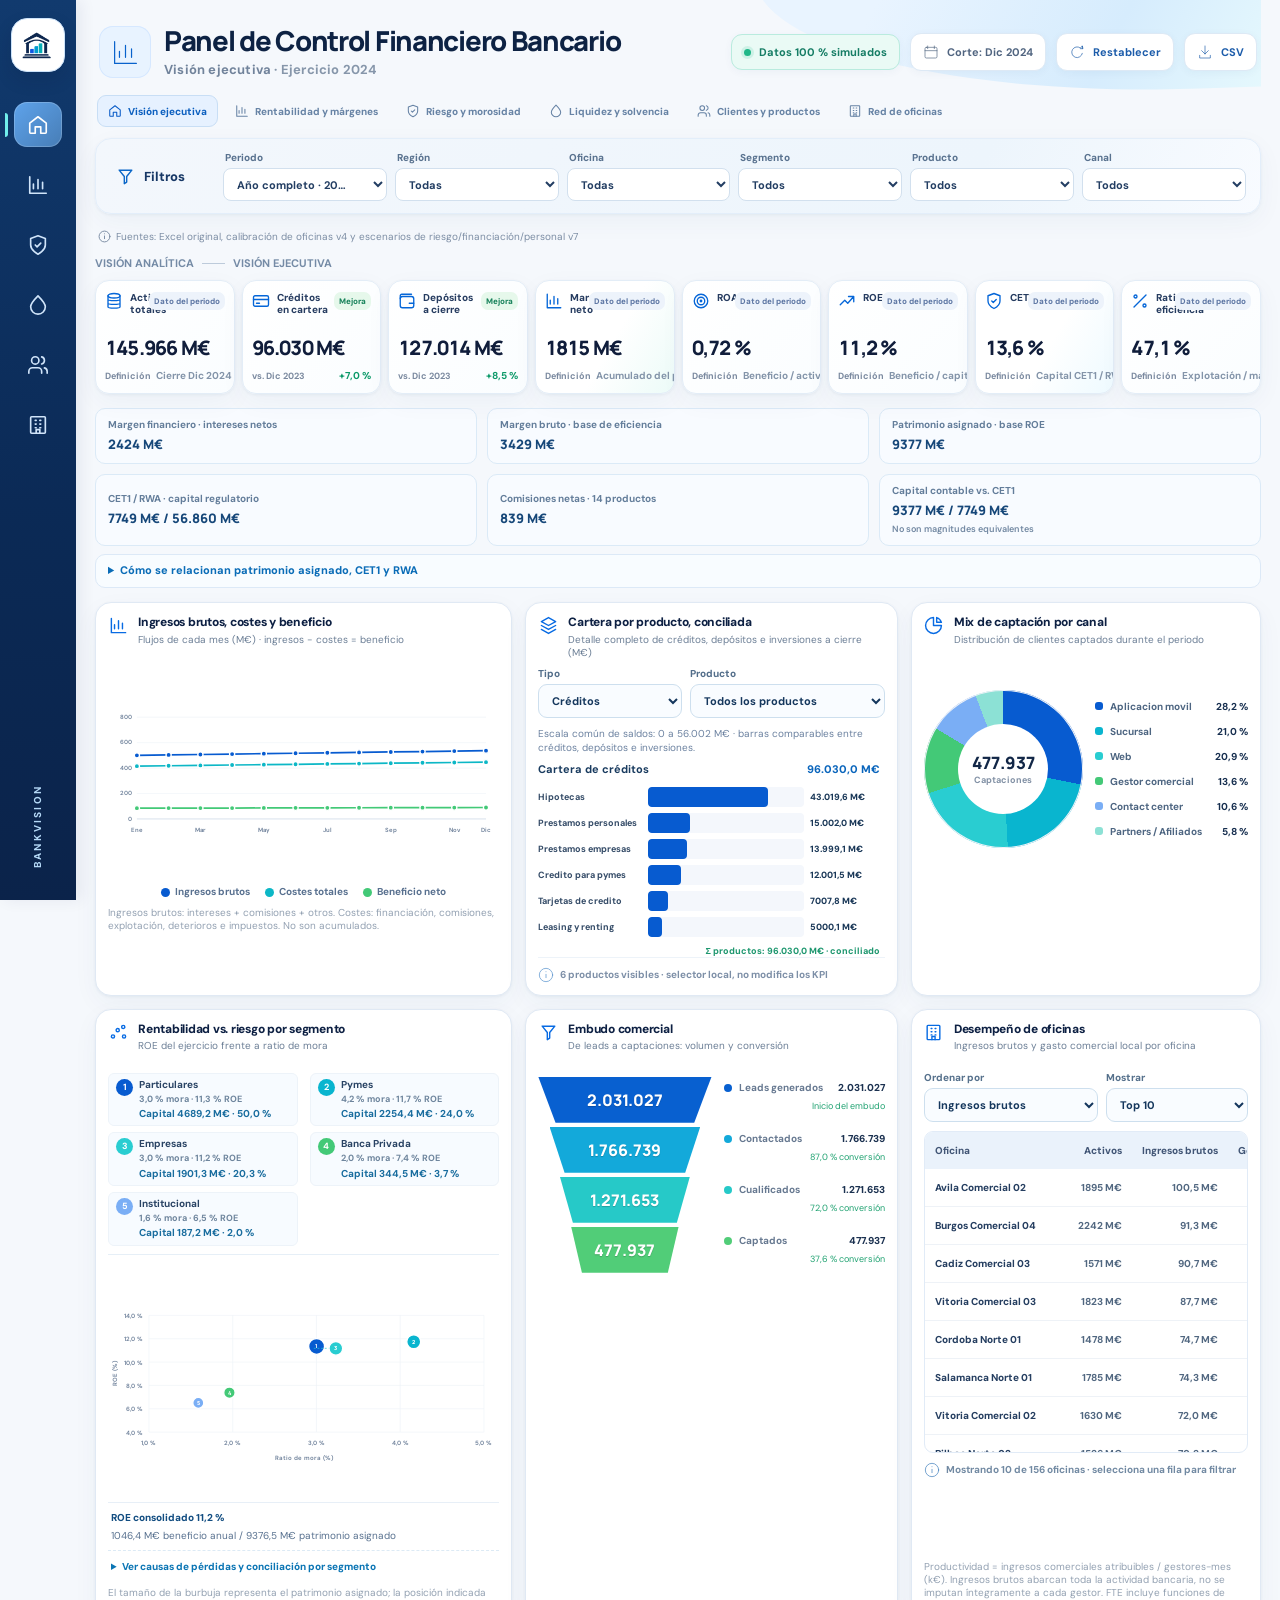
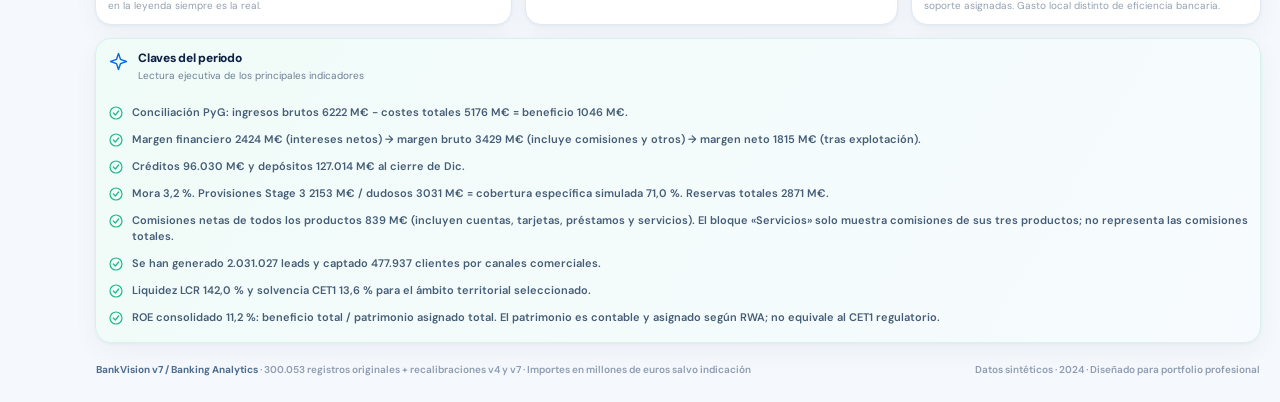
<file: index.html>
<!doctype html>
<html lang="es">
<head>
  <meta charset="UTF-8" />
  <meta name="viewport" content="width=device-width, initial-scale=1" />
  <meta name="theme-color" content="#0f3565" />
  <meta name="description" content="Cuadro de mando bancario interactivo con KPIs de rentabilidad, riesgo, liquidez, clientes y oficinas. Datos sintéticos 2024." />
  <title>BankVision · Cuadro de mando financiero</title>
  <link rel="icon" href="assets/favicon.png" type="image/png" />
  <link rel="stylesheet" href="styles.css?v=8" />
</head>
<body>
  <div id="app"><div class="boot"><div class="boot-logo"><img src="assets/bankvision-mark.png" alt="BankVision" /></div><div class="boot-spin"></div><p>Preparando tu cuadro de mando bancario…</p></div></div>
  <div id="floating-tooltip" role="tooltip" aria-hidden="true"></div>
  <script type="module" src="app.js?v=8"></script>
</body>
</html>
</file>
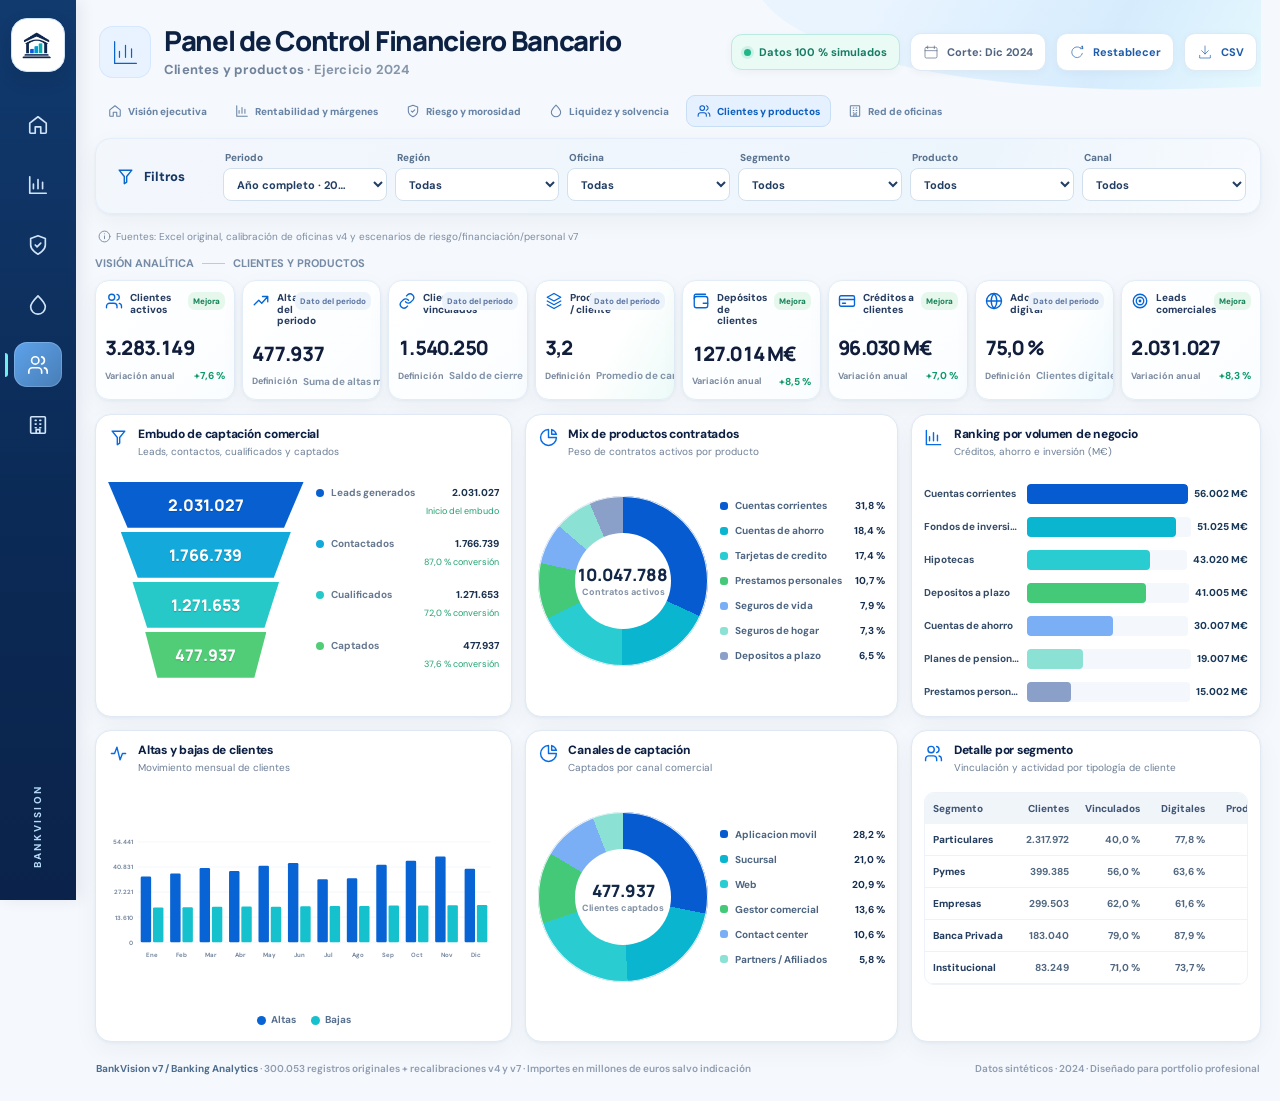
<file: _offline_clients.html>
<!doctype html><html lang="es"><head><meta charset="utf-8"><meta name="viewport" content="width=device-width, initial-scale=1"><style>@import url('https://fonts.googleapis.com/css2?family=DM+Sans:wght@400;500;600;700;800&family=Manrope:wght@400;500;600;700;800&display=swap');
:root{--ink:#122747;--sub:#6e8099;--border:#e6edf6;--line:#e9eef5;--blue:#075bca;--cyan:#14b7cc;--teal:#0cb4b4;--green:#39c77c;--pale:#f5f9ff;--white:#fff;--shadow:0 8px 26px rgba(25,65,110,.042),0 1px 3px rgba(25,65,110,.06)}
*{box-sizing:border-box}html{scroll-behavior:smooth}body{margin:0;color:var(--ink);background:#f5f8fc;font-family:'DM Sans',sans-serif;font-size:13px}button,select,input{font:inherit}button{cursor:pointer}button:disabled{cursor:not-allowed;opacity:.5}select{cursor:pointer}a{color:inherit}svg{display:block}#app{min-height:100vh}.boot{min-height:100vh;display:flex;flex-direction:column;align-items:center;justify-content:center;gap:16px;font-weight:600;color:#657c96}.boot-logo{width:82px;height:82px;display:grid;place-items:center;border-radius:22px;background:#fff;box-shadow:0 12px 25px #0e62b82d}.boot-logo img{width:66px;height:66px;object-fit:contain}.boot-spin{width:26px;height:26px;border-radius:50%;border:3px solid #d8e7f8;border-top-color:#0874d8;animation:spin 1s linear infinite}@keyframes spin{to{transform:rotate(360deg)}}
.app-shell{display:grid;grid-template-columns:76px minmax(0,1fr);min-height:100vh}.sidebar{background:linear-gradient(180deg,#113a6e 0%,#0b2a56 56%,#0b234a 100%);min-height:100vh;position:sticky;top:0;align-self:start;height:100vh;display:flex;flex-direction:column;align-items:center;gap:8px;padding:18px 9px;z-index:50;color:#fff;box-shadow:5px 0 15px rgba(5,35,82,.07);overflow-y:auto;overflow-x:hidden;scrollbar-width:thin;scrollbar-color:#497aa8 transparent}.side-brand{flex:0 0 54px;width:54px;height:54px;background:#fff;border:1px solid #cce3fa;border-radius:16px;display:grid;place-items:center;margin:0 0 22px;padding:4px;box-shadow:0 8px 18px #00173524;transition:transform .2s,box-shadow .2s}.side-brand:hover{transform:translateY(-2px);box-shadow:0 12px 24px #00173536}.side-brand img{display:block;width:100%;height:100%;object-fit:contain}.side-nav{display:flex;flex-direction:column;align-items:center;gap:15px;width:100%}.side-item{width:48px;height:45px;border:0;background:transparent;color:#d0e4f9;display:grid;place-items:center;border-radius:13px;position:relative;transition:.2s ease}.side-item:hover{background:#ffffff1c;color:white}.side-item.active{background:linear-gradient(135deg,#5ea3eb,#477db6);box-shadow:inset 0 0 0 1px #ffffff30;color:white}.side-item.active::before{content:"";position:absolute;left:-9px;height:24px;width:3px;background:#71eeec;border-radius:0 3px 3px 0}.side-item svg{width:22px;height:22px;stroke-width:1.8}.sidebar-bottom{margin-top:auto;display:grid;place-items:center;width:100%;padding:20px 0 14px;flex:0 0 auto}.side-mini{writing-mode:vertical-rl;transform:rotate(180deg);font-size:10px;color:#b4d8f6;white-space:nowrap;margin:0;line-height:1;font-weight:800;letter-spacing:2.2px}
.main{min-width:0;padding:0 26px 26px;max-width:1880px;width:100%;margin:0 auto}.header{min-height:95px;padding:20px 4px 11px;display:flex;align-items:center;justify-content:space-between;gap:15px;position:relative;overflow:hidden}.header::after{content:"";position:absolute;z-index:-1;right:-15px;top:-55px;width:520px;height:150px;background:linear-gradient(120deg,#e9f4ff 25%,#d6ecfd 68%,#e6f9fd);border-radius:0 0 0 85%;transform:rotate(-2deg)}.heading{display:flex;align-items:center;gap:13px;min-width:0}.heading-mark{width:52px;height:52px;background:#e8f3ff;color:#0862cc;display:grid;place-items:center;border-radius:14px;box-shadow:0 0 0 1px #d6e8ff inset}.heading-mark svg{width:29px;height:29px}.heading h1{font-family:Manrope,Arial,sans-serif;font-size:clamp(21px,2.15vw,31px);letter-spacing:-1.3px;line-height:1.08;margin:0 0 5px;font-weight:800;color:#0d2243}.heading p{color:#71839b;font-size:13px;margin:0;font-weight:700;letter-spacing:.2px}.top-right{display:flex;align-items:center;gap:10px;flex-wrap:wrap;justify-content:flex-end}.update-pill,.simulation-pill,.icon-btn{display:flex;align-items:center;gap:8px;border:1px solid #dde9f5;background:#fff;border-radius:11px;padding:10px 12px;color:#516580;white-space:nowrap;font-size:11px;font-weight:700;box-shadow:0 2px 8px #1c47700b}.simulation-pill{border:1px solid #b9ebde;background:#eafaf5;color:#167d65}.sim-dot{width:7px;height:7px;background:#20b788;border-radius:50%;box-shadow:0 0 0 3px #21b78824}.icon-btn{cursor:pointer;color:#1c5caa;background:white}.icon-btn:hover{border-color:#9bbce8;background:#f7fbff}.icon{width:19px;height:19px;vertical-align:middle;stroke-width:1.8;flex-shrink:0}.icon-sm{width:16px;height:16px}.icon-lg{width:24px;height:24px}
.filter-panel{display:grid;grid-template-columns:125px repeat(6,minmax(0,1fr));align-items:center;gap:8px;padding:12px 14px;background:linear-gradient(115deg,#f3f7fc,#edf5fc 75%,#f8fbff);border:1px solid #e3eefa;border-radius:16px;margin-bottom:16px;box-shadow:var(--shadow)}.filter-title{display:flex;align-items:center;gap:9px;font-weight:800;color:#163765;padding-left:6px;font-size:13px}.filter-title svg{color:#0b67c8}.filter-item{min-width:0}.filter-item label{font-size:10px;font-weight:800;color:#59728f;margin:0 0 4px 2px;display:block;white-space:nowrap;overflow:hidden;text-overflow:ellipsis}.filter-select{display:block;width:100%;border:1px solid #d2e0ee;border-radius:8px;background:white;padding:7px 19px 7px 9px;color:#233e63;outline:none;min-height:33px;font-size:11px;font-weight:700;text-overflow:ellipsis}.filter-select:focus{border-color:#217ad7;box-shadow:0 0 0 3px #2375ca20}.data-scope{display:flex;gap:8px;align-items:center;color:#7c8da4;font-size:10px;margin:0 0 13px 3px;flex-wrap:wrap}.scope-divider{height:4px;width:4px;background:#c6d3e2;border-radius:50%}.scope-info{display:flex;gap:5px;align-items:center}.scope-info svg{width:13px;height:13px}
.kpi-grid{display:grid;grid-template-columns:repeat(8,minmax(0,1fr));gap:10px;margin-bottom:14px}.kpi-card{background:linear-gradient(135deg,#fff 0%,#fafdff 100%);border:1px solid #e3edf7;box-shadow:var(--shadow);border-radius:14px;padding:13px 12px 11px;min-width:0;position:relative;overflow:hidden;transition:transform .18s,box-shadow .18s}.kpi-card:hover{transform:translateY(-2px);box-shadow:0 11px 22px #21456c15}.kpi-card:nth-child(4){background:linear-gradient(120deg,#fff 55%,#ecfbf8)}.kpi-card:nth-child(7){background:linear-gradient(120deg,#fff 55%,#eefaff)}.kpi-top{display:flex;justify-content:space-between;align-items:start;gap:4px;min-height:29px}.kpi-label-wrap{display:flex;align-items:start;gap:7px;min-width:0}.kpi-icon{color:#0566d8;flex:0 0 auto}.kpi-icon svg{width:18px;height:18px}.kpi-label{font-size:10px;line-height:1.16;color:#263c60;font-weight:800;max-width:125px}.kpi-badge{font-size:9px;border-radius:7px;padding:4px 5px;white-space:nowrap;font-weight:800;display:inline-flex;align-items:center;gap:3px}.kpi-badge.good{color:#18825b;background:#e6f8eb}.kpi-badge.warn{color:#bb7a15;background:#fff2d9}.kpi-badge.neutral{color:#5e77a4;background:#edf3fb}.kpi-value{font-family:Manrope,Arial,sans-serif;font-size:clamp(15px,1.55vw,24px);font-weight:800;color:#101d3b;letter-spacing:-.8px;margin:13px 0 8px;white-space:nowrap;overflow:hidden;text-overflow:ellipsis;font-variant-numeric:tabular-nums}.kpi-bottom{display:flex;align-items:center;justify-content:space-between;gap:5px;font-size:9px;color:#7a899f;font-weight:700}.kpi-bottom strong{color:#0b9968;font-size:10px;white-space:nowrap}.kpi-note{color:#778ca8;font-size:9px;margin-top:1px}.dash-grid{display:grid;grid-template-columns:1.12fr 1fr .94fr;gap:13px;align-items:stretch}.panel{min-width:0;background:white;border:1px solid #e0e9f4;border-radius:16px;box-shadow:var(--shadow);padding:15px 16px 13px;position:relative;overflow:hidden;min-height:275px}.panel.tall{min-height:300px}.panel.wide2{grid-column:span 2}.panel.full{grid-column:1/-1}.panel-head{display:flex;align-items:start;gap:10px;margin-bottom:12px;min-height:37px}.panel-icon{color:#086be3;display:grid;place-items:center;margin-top:1px;flex:0 0 20px}.panel-icon svg{width:19px;height:19px}.panel-title{font-size:14px;line-height:1.23;font-weight:800;color:#0d2043;letter-spacing:-.25px;margin:0}.panel-sub{font-size:10px;color:#6c7f96;line-height:1.3;margin:3px 0 0}.panel-body{width:100%;min-width:0}.panel-foot{font-size:10px;color:#93a1b2;margin-top:8px}.chart-wrap{position:relative;width:100%;height:216px;overflow:hidden}.chart-wrap svg{width:100%;height:100%;overflow:visible}.scatter-wrap{height:240px;overflow:visible}.scatter-dot{cursor:pointer;outline:none}.scatter-dot circle{transition:stroke-width .15s,filter .15s}.scatter-dot:hover circle,.scatter-dot:focus circle{stroke:#153d69;stroke-width:3.2;filter:drop-shadow(0 3px 4px #2c6fa746)}.scatter-detail{opacity:0;pointer-events:none;transition:opacity .12s}.scatter-dot:hover .scatter-detail,.scatter-dot:focus .scatter-detail{opacity:1}.scatter-detail-title{font-family:Manrope,Arial,sans-serif;font-size:10px;fill:#fff;font-weight:800}.scatter-detail-value{font-family:DM Sans,Arial,sans-serif;font-size:9px;fill:#a6e6f5;font-weight:700}.chart-ticks{font-size:10px;fill:#6b7e98;font-family:'DM Sans',sans-serif;font-weight:600}.chart-grid{stroke:#edf2f7;stroke-width:1}.chart-axis{stroke:#ccd7e5;stroke-width:1}.chart-title{font-size:11px;fill:#384c68;font-weight:700}.chart-label{font-family:'DM Sans',sans-serif;font-size:9px;fill:#304766;font-weight:700}.chart-line{fill:none;stroke-width:2.8;stroke-linecap:round;stroke-linejoin:round}.chart-node{stroke:white;stroke-width:2.2;cursor:crosshair}.chart-node:hover{stroke:#102c52;stroke-width:3.5}.legend{display:flex;align-items:center;justify-content:center;gap:15px;flex-wrap:wrap;margin:5px auto 3px;font-size:10px;font-weight:700;color:#58708f}.legend i{display:inline-block;width:9px;height:9px;border-radius:50%;margin-right:5px;vertical-align:middle}.bar-list{display:flex;flex-direction:column;gap:13px;padding:8px 0 2px}.bar-item{display:grid;grid-template-columns:minmax(95px,30%) minmax(0,1fr) auto;align-items:center;gap:10px;font-size:11px}.bar-item-label{color:#344b67;font-weight:700;white-space:nowrap;overflow:hidden;text-overflow:ellipsis}.bar-track{height:20px;background:#f4f7fc;border-radius:4px;overflow:hidden;position:relative;min-width:0}.bar-fill{height:100%;min-width:2px;border-radius:3px 4px 4px 3px;transition:width .4s;cursor:pointer}.bar-fill:hover{filter:brightness(.91)}.bar-value{font-size:10px;color:#193757;font-weight:800;white-space:nowrap;font-variant-numeric:tabular-nums}.delta-tag{font-size:10px;color:#249469;background:#e8f8ee;padding:3px 6px;border-radius:7px;white-space:nowrap;font-weight:800}.donut-layout{display:flex;align-items:center;gap:18px;justify-content:center;min-height:210px}.donut{width:min(200px,49%);aspect-ratio:1;border-radius:50%;position:relative;flex:none;box-shadow:inset 0 0 0 1px #eef2f8;transition:transform .3s}.donut:hover{transform:scale(1.035)}.donut-hole{position:absolute;inset:23%;border-radius:50%;background:white;display:flex;flex-direction:column;align-items:center;justify-content:center;text-align:center;box-shadow:0 0 0 2px #fff}.donut-hole b{font-size:17px;font-family:Manrope,sans-serif;font-weight:800;white-space:nowrap}.donut-hole span{font-size:9px;color:#8291a5;font-weight:700}.donut-legend{display:grid;gap:12px;flex:1;min-width:0}.donut-legend-item{display:flex;gap:7px;align-items:center;font-size:10px;color:#4d6581;font-weight:700;min-width:0}.donut-legend-item i{width:8px;height:8px;border-radius:3px;flex:none}.donut-legend-item span{overflow:hidden;text-overflow:ellipsis;white-space:nowrap}.donut-legend-item b{margin-left:auto;color:#152d4e;font-variant-numeric:tabular-nums;font-size:10px}.donut-legend-item.clickable{cursor:pointer;border-radius:6px;padding:4px;margin:-4px}.donut-legend-item.clickable:hover{background:#eef7ff}.funnel-body{display:grid;grid-template-columns:50% 1fr;gap:12px;padding:3px 0}.funnel-shapes{display:flex;flex-direction:column;align-items:center;gap:4px;padding-top:3px}.funnel-stage{height:46px;width:100%;clip-path:polygon(0 0,100% 0,90% 100%,10% 100%);display:grid;place-items:center;font-size:16px;color:white;font-family:Manrope,sans-serif;font-weight:800;text-shadow:0 1px 1px #0003}.funnel-stage:nth-child(2){width:87%}.funnel-stage:nth-child(3){width:75%}.funnel-stage:nth-child(4){width:62%}.funnel-steps{display:flex;flex-direction:column;justify-content:space-around;gap:5px}.funnel-step{display:grid;grid-template-columns:9px 1fr auto;gap:6px;align-items:center;font-size:10px;min-width:0}.funnel-step i{width:8px;height:8px;border-radius:50%}.funnel-step .funnel-name{font-weight:700;color:#667890}.funnel-step b{white-space:nowrap;font-weight:800;color:#1b3150}.funnel-step small{font-size:9px;color:#20a271;grid-column:2 / -1;text-align:right}
.tbl-wrap{overflow:auto;border-radius:10px;border:1px solid #eef3f9;max-height:230px}.tbl-wrap::-webkit-scrollbar{width:7px;height:7px}.tbl-wrap::-webkit-scrollbar-thumb{background:#c9d7e6;border-radius:12px}.data-table{width:100%;border-collapse:collapse;white-space:nowrap;min-width:420px;font-size:10px}.data-table thead th{background:#f0f5fa;color:#415575;padding:9px 8px;text-align:right;font-weight:800;position:sticky;top:0;z-index:1}.data-table thead th:first-child{text-align:left}.data-table td{padding:9px 8px;border-bottom:1px solid #eef2f7;text-align:right;font-weight:700;color:#516780}.data-table td:first-child{text-align:left;color:#253e60;font-weight:800}.data-table tbody tr:hover{background:#f6fbff}.data-table tbody tr.total-row{background:#e4f8f6}.data-table tbody tr.total-row td{font-weight:800;color:#154d66}.click-row{cursor:pointer}.data-table .neg{color:#d25c55}.data-table .good{color:#19a26b}.heat-table{width:100%;border-spacing:3px;border-collapse:separate;font-size:9px}.heat-table th{padding:5px 2px;font-weight:800;color:#58708f;text-align:center}.heat-table th:first-child{text-align:left}.heat-table td{padding:7px 3px;text-align:center;border-radius:4px;font-weight:800;white-space:nowrap;cursor:default}.heat-table td:first-child{text-align:left;color:#304767;background:white!important;min-width:55px}.heat-table td[data-region]{cursor:pointer}.heat-table td[data-region]:hover{outline:2px solid #0784dc}.heat-legend{display:flex;align-items:center;justify-content:center;gap:7px;margin:9px 0 2px;color:#8795aa;font-size:9px}.heat-gradient{width:110px;height:8px;border-radius:8px;background:linear-gradient(90deg,#e3f7eb,#78dfd4,#2687d9,#1256b9)}
.waterfall{height:215px}.waterfall svg{width:100%;height:100%}.water-label{font-size:10px;fill:#43607f;font-family:'DM Sans',sans-serif;font-weight:700}.water-value{font-size:11px;fill:#132e52;font-family:'DM Sans',sans-serif;font-weight:800}.score-row{display:grid;grid-template-columns:1fr auto;align-items:center;padding:7px 2px;border-bottom:1px solid #eff3f9;font-size:11px}.score-row:last-child{border:0}.score-row .label{color:#678099}.score-row .value{font-weight:800;font-size:12px}.split-insight{display:grid;grid-template-columns:1fr 1fr;gap:10px}.insight-mini{border:1px solid #e6eef7;background:#f9fbff;padding:11px;border-radius:11px}.insight-mini .top{color:#7b91aa;font-weight:700;font-size:10px}.insight-mini b{display:block;font-size:18px;margin:7px 0 1px;font-family:Manrope,sans-serif}.insight-mini small{font-size:9px;color:#1d9a75;font-weight:800}.insights{display:flex;flex-direction:column;gap:10px;padding:4px 0}.insight-item{display:flex;gap:8px;align-items:flex-start;color:#465d77;font-weight:600;font-size:11px;line-height:1.5}.insight-item svg{color:#20b98c;margin-top:1px;flex:none}.story-card{background:linear-gradient(120deg,#f0fcf8,#f7fbff);border:1px solid #d7f2ec}.mini-pill{padding:3px 7px;border-radius:7px;font-weight:800;font-size:10px;background:#e7f9ec;color:#1c956c}.section-eyebrow{display:flex;align-items:center;gap:8px;margin:0 0 10px;color:#758ba6;font-size:11px;font-weight:700}.section-eyebrow span{width:23px;height:1px;background:#bdcbdb}.footer{display:flex;justify-content:space-between;gap:15px;align-items:center;color:#8e9cb1;font-size:10px;font-weight:600;padding:20px 1px 0;flex-wrap:wrap}.footer strong{color:#4d6d90}.button-link{border:0;background:none;text-decoration:underline;color:#0b76ce;padding:2px;font-weight:700;font-size:10px}.tag{padding:3px 7px;border-radius:6px;background:#eff6fc;color:#3274b5;font-weight:800;font-size:10px}.empty{display:grid;place-items:center;min-height:180px;text-align:center;color:#849ab1;font-weight:700}.data-scope-warning{background:#fff9eb;border:1px solid #f4e5c7;color:#91682d;padding:8px 11px;border-radius:8px;font-size:10px;margin:0 0 12px}.toast{position:fixed;bottom:24px;right:24px;border-radius:12px;background:#123862;color:white;box-shadow:0 12px 35px #0c30565c;padding:13px 18px;font-weight:700;font-size:12px;z-index:100;animation:rise .2s ease}@keyframes rise{from{transform:translateY(14px);opacity:0}to{transform:translateY(0);opacity:1}}#floating-tooltip{display:none;position:fixed;z-index:200;pointer-events:none;padding:9px 12px;border-radius:10px;background:#142f53;color:white;font-size:11px;font-weight:700;box-shadow:0 10px 25px #18355345;max-width:250px}.muted{color:#8696aa}.accent{color:#0b83bd}.region-tiles{display:grid;grid-template-columns:repeat(5,1fr);gap:9px;margin-top:5px}.region-tile{border:1px solid #e0ebf5;border-radius:11px;padding:12px;background:linear-gradient(145deg,#f7fbff,#fff);min-width:0;cursor:pointer}.region-tile:hover{border-color:#64b4e7}.region-tile .stripe{height:5px;border-radius:5px;margin-bottom:8px}.region-tile strong{display:block;font-size:12px}.region-tile .num{font-size:21px;font-weight:800;margin-top:3px;font-family:Manrope,sans-serif;color:#15476f}.region-tile span{display:block;font-size:9px;color:#8292a8;margin-top:4px}
@media(max-width:1510px){.main{padding-left:19px;padding-right:19px}.filter-panel{grid-template-columns:105px repeat(6,minmax(0,1fr))}.kpi-grid{gap:7px}.kpi-card{padding:11px 9px}.kpi-badge{font-size:8px}.panel{padding:12px}.panel-title{font-size:12px}.donut-layout{gap:12px}.bar-item{gap:6px;font-size:10px}.bar-item-label{font-size:10px}}
@media(max-width:1160px){.kpi-grid{grid-template-columns:repeat(4,minmax(0,1fr))}.dash-grid{grid-template-columns:1fr 1fr}.panel{min-height:280px}.filter-panel{grid-template-columns:repeat(3,1fr)}.filter-title{grid-column:1/-1}.panel.wide2{grid-column:span 2}.heading h1{font-size:22px}.top-right .update-pill{display:none}}
@media(max-width:790px){.app-shell{grid-template-columns:1fr}.sidebar{height:auto;min-height:auto;width:100%;position:sticky;top:0;flex-direction:row;justify-content:space-between;padding:8px 12px;z-index:80}.side-brand{flex-basis:42px;width:42px;height:42px;margin:0;border-radius:11px;padding:3px}.side-nav{flex-direction:row;gap:2px;width:auto}.side-item{width:36px;height:37px;border-radius:8px}.side-item svg{width:18px;height:18px}.side-item.active::before{display:none}.sidebar-bottom{display:none}.main{padding:0 12px 24px}.header{padding-top:17px;align-items:start;flex-direction:column}.heading h1{font-size:21px}.heading-mark{width:43px;height:43px}.top-right{width:100%;justify-content:flex-start}.filter-panel{grid-template-columns:repeat(2,minmax(0,1fr));gap:10px}.kpi-grid{grid-template-columns:repeat(2,minmax(0,1fr));gap:8px}.dash-grid{grid-template-columns:1fr;gap:10px}.panel,.panel.wide2,.panel.full{grid-column:1}.kpi-value{font-size:22px}.region-tiles{grid-template-columns:repeat(2,1fr)}.data-scope{margin-bottom:8px}}
@media(max-width:420px){.side-item{width:32px}.side-nav{gap:0}.heading h1{font-size:19px}.heading p{font-size:11px}.filter-panel{padding:10px}.filter-select{font-size:10px}.donut{width:44%}.donut-layout{gap:8px}.donut-legend-item{font-size:9px}.funnel-stage{font-size:13px}.funnel-step{font-size:9px}}
@media print{.sidebar,.filter-panel,.data-scope,.icon-btn{display:none!important}.app-shell{display:block}.main{padding:0}.panel,.kpi-card{break-inside:avoid;box-shadow:none}.dash-grid{grid-template-columns:1fr 1fr}.header{min-height:auto}.footer{display:none}}
.page-tabs{display:flex;gap:6px;align-items:center;overflow:auto;padding:0 2px 11px;scrollbar-width:thin}.page-tab{display:inline-flex;align-items:center;gap:6px;white-space:nowrap;background:transparent;color:#6783a5;border:1px solid transparent;border-radius:9px;padding:8px 10px;font-size:10px;font-weight:800;transition:.15s}.page-tab:hover{color:#1261b8;background:#eaf3ff}.page-tab.active{color:#0c5fbf;background:#e6f1ff;border-color:#c8def5}.page-tab svg{width:14px;height:14px}.page-tab.active svg{color:#075ac7}
@media(max-width:790px){.page-tabs{padding-bottom:8px}.page-tab{font-size:10px;padding:7px 8px}}

/* Audit v3: detailed credit, deposit and investment reconciliation */
.product-breakdowns{display:grid;gap:15px}.product-section{border-bottom:1px solid #e7eef6;padding:0 0 11px}.product-section:last-child{border-bottom:0;padding-bottom:0}.product-section-head{display:flex;justify-content:space-between;gap:12px;align-items:center;margin:0 0 8px;font-size:11px;color:#193b5f}.product-section-head span{color:#0a65bc;font-weight:800;white-space:nowrap}.product-breakdowns .bar-list{gap:6px}.product-breakdowns .bar-item{grid-template-columns:minmax(90px,1.4fr) minmax(60px,2.1fr) minmax(70px,.9fr);font-size:9px}.product-breakdowns .bar-item-label{font-size:9px}.product-breakdowns .bar-value{font-size:9px}.reconciliation{color:#1e976f;font-size:9px;font-weight:800;margin-top:5px;text-align:right}.reconciliation.mismatch{color:#c77f30}.product-panel{align-self:start}.scatter-dot circle{transition:stroke-width .16s,r .16s}.scatter-dot:focus-visible circle,.scatter-dot:hover circle{stroke:#173d68;stroke-width:3.5}.data-table th{white-space:normal;min-width:65px}

/* v4: always-visible, keyboard-accessible labels for the five segment scatters. */
.scatter-index{font:800 9px Manrope,Arial,sans-serif;fill:#fff;pointer-events:none}
.scatter-key{display:grid;grid-template-columns:repeat(2,minmax(0,1fr));gap:6px 12px;margin:6px 0 4px;padding:6px 0;border-top:1px solid #edf2f8}
.scatter-key-item{display:flex;align-items:center;gap:5px;min-width:0;font-size:10px;line-height:1.25;color:#294364;font-weight:700;border-radius:6px;padding:3px 4px}
.scatter-key-item[data-segment]{cursor:pointer}
.scatter-key-item:hover{background:#f0f7fd}
.scatter-key-item span{flex:1;min-width:0;overflow:hidden;text-overflow:ellipsis;white-space:nowrap}
.scatter-key-item small{font-size:9px;color:#6e859d;white-space:nowrap}
.scatter-key-marker{height:17px;width:17px;flex:0 0 17px;border-radius:50%;display:grid;place-items:center;color:white;font-size:9px}
.product-scale-note{color:#6c82a0;font-size:10px;line-height:1.4;margin:0 0 7px}
@media(max-width:650px){.scatter-key{grid-template-columns:1fr}.scatter-key-item small{margin-left:auto}}


/* v5: executive view — compact product filter and full-height commercial analysis. */
.product-panel{align-self:stretch}
.product-panel .panel-head{margin-bottom:8px}
.product-chart-layout{display:flex;flex-direction:column;gap:9px;min-height:0}
.product-controls{display:grid;grid-template-columns:minmax(0,0.85fr) minmax(0,1.15fr);gap:8px;align-items:end}
.product-filter{display:flex;flex-direction:column;gap:4px;min-width:0;font-size:10px;color:#536e8a;font-weight:800}
.product-filter-select,.office-table-controls select{width:100%;min-width:0;max-width:100%;border:1px solid #cddfee;background:#f9fcff;color:#15375d;padding:8px 25px 8px 9px;border-radius:9px;font-size:11px;font-weight:700;outline-offset:2px}
.product-filter-select:focus-visible,.office-table-controls select:focus-visible{outline:2px solid #1887e1;border-color:#1887e1}
.product-scroll-region{min-height:185px;max-height:250px;overflow-y:auto;overflow-x:hidden;scrollbar-width:thin;scrollbar-color:#b9d4e9 transparent;padding-right:5px;border-bottom:1px solid #edf3f9}
.product-scroll-region:focus-visible{outline:2px solid #54a8e8;border-radius:5px}
.product-breakdowns{gap:12px}
.product-section{padding-bottom:9px}
.product-section .bar-list{padding-top:3px;padding-bottom:3px}
.product-chart-footer{display:flex;align-items:center;gap:6px;font-size:10px;font-weight:700;color:#7d8fa7}
.product-chart-footer svg{color:#4c8bca}
.product-empty{min-height:100px;display:grid;place-items:center;text-align:center;font-weight:700;font-size:11px;color:#7d8fa7}
.executive-funnel-panel,.executive-office-panel{display:flex;flex-direction:column;min-height:395px}
.executive-funnel-panel .panel-body,.executive-office-panel .panel-body{display:flex;flex-direction:column;flex:1;min-height:0}
.executive-funnel-panel .panel-body>.funnel-layout{flex:1}
.funnel-layout.funnel-expanded{display:flex;flex-direction:column;min-height:300px;gap:12px}
.funnel-expanded .funnel-body{flex:1;display:grid;grid-template-columns:minmax(0,56%) minmax(0,1fr);gap:14px;min-height:255px;padding:3px 0;align-items:stretch}
.funnel-expanded .funnel-shapes{display:grid;grid-template-rows:repeat(4,minmax(0,1fr));gap:7px;padding-top:0;align-items:stretch}
.funnel-expanded .funnel-stage{height:100%;min-height:48px;max-height:none;font-size:clamp(14px,1.2vw,18px)}
.funnel-expanded .funnel-steps{display:grid;grid-template-rows:repeat(4,minmax(0,1fr));gap:7px}
.funnel-expanded .funnel-step{grid-template-columns:8px minmax(0,1fr);gap:2px 7px;align-content:center;padding:3px 0;font-size:11px}
.funnel-expanded .funnel-step b{grid-column:2;grid-row:2;justify-self:start;font-size:clamp(12px,1.05vw,16px)}
.funnel-expanded .funnel-step small{grid-column:2;text-align:left;font-size:10px;white-space:normal}
.funnel-conversion-total{display:flex;align-items:center;justify-content:space-between;gap:8px;background:linear-gradient(95deg,#effaf9,#eff5ff);padding:11px 13px;border:1px solid #d6ecf2;border-radius:10px}
.funnel-conversion-total span{color:#486783;font-size:11px;font-weight:700}
.funnel-conversion-total strong{font-family:Manrope,sans-serif;font-size:17px;color:#087cb7;white-space:nowrap}
.executive-office-layout{display:flex;flex:1;flex-direction:column;gap:9px;min-height:0}
.office-table-controls{display:grid;grid-template-columns:minmax(0,1.1fr) minmax(0,.9fr);gap:8px}
.office-table-controls label{display:flex;flex-direction:column;gap:4px;font-size:10px;font-weight:800;color:#56718c;min-width:0}
.executive-office-layout .tbl-wrap{flex:1;max-height:322px;min-height:225px;overflow:auto;border:1px solid #e1ebf7;border-radius:9px}
.executive-office-layout .data-table{min-width:630px;font-size:10px}
.executive-office-layout .data-table th{position:sticky;top:0;background:#eaf2fb;z-index:3}
.executive-office-layout .data-table th,.executive-office-layout .data-table td{padding:12px 10px}
.office-table-status{display:flex;align-items:center;gap:6px;color:#7189a2;font-size:10px;font-weight:700}
.office-table-status svg{color:#3678b8;flex:none}
@media(max-width:1160px){.executive-funnel-panel,.executive-office-panel{min-height:370px}.product-scroll-region{max-height:260px}}
@media(max-width:790px){.executive-funnel-panel,.executive-office-panel{min-height:390px}.product-scroll-region{max-height:330px}}
@media(max-width:430px){.product-controls{grid-template-columns:1fr}.funnel-expanded .funnel-body{grid-template-columns:52% minmax(0,1fr);gap:8px}.funnel-expanded .funnel-step{font-size:10px}.funnel-expanded .funnel-step b{font-size:12px}.funnel-conversion-total strong{font-size:15px}}

/* BankVision v8 · embudo a altura completa, sin centrar un bloque de altura fija.
   La misma malla de cuatro filas controla trapecios y sus métricas. */
.executive-funnel-panel .panel-head{flex:0 0 auto}
.executive-funnel-panel .panel-body{
  display:flex;
  flex:1 1 auto;
  flex-direction:column;
  justify-content:stretch;
  align-items:stretch;
  min-height:0;
}
.executive-funnel-panel .funnel-layout.funnel-expanded{
  display:flex;
  flex:1 1 auto;
  flex-direction:column;
  justify-content:stretch;
  width:100%;
  max-width:none;
  min-height:0;
  margin:0;
  gap:12px;
}
.executive-funnel-panel .funnel-expanded .funnel-body{
  display:grid;
  flex:1 1 0%;
  grid-template-columns:minmax(0,54%) minmax(0,1fr);
  gap:14px;
  align-items:stretch;
  height:auto;
  min-height:0;
  padding:0;
}
.executive-funnel-panel .funnel-expanded .funnel-shapes,
.executive-funnel-panel .funnel-expanded .funnel-steps{
  display:grid;
  height:100%;
  grid-template-rows:repeat(4,minmax(0,1fr));
  gap:8px;
  min-height:0;
  padding:0;
  align-items:stretch;
}
.executive-funnel-panel .funnel-expanded .funnel-stage{
  display:grid;
  place-items:center;
  height:100%;
  min-height:48px;
  max-height:none;
  font-size:clamp(13px,1.1vw,18px);
}
.executive-funnel-panel .funnel-expanded .funnel-step{
  align-self:stretch;
  align-content:center;
  grid-template-columns:9px minmax(0,1fr);
  gap:2px 7px;
  min-height:0;
  padding:0;
}
.executive-funnel-panel .funnel-conversion-total{
  flex:0 0 auto;
  min-height:48px;
}
/* Auditoría de ROE: capital que pondera cada punto y puente de márgenes visibles. */
.finance-breakdown{display:grid;grid-template-columns:repeat(4,minmax(0,1fr));gap:10px;margin:10px 0 14px}
.finance-breakdown>div{display:flex;flex-direction:column;justify-content:center;gap:4px;background:#f8fbff;border:1px solid #dbeaf7;border-radius:10px;padding:10px 12px;min-width:0}
.finance-breakdown span{font-size:10px;line-height:1.2;font-weight:700;color:#637d9a}
.finance-breakdown strong{font-family:Manrope,Arial,sans-serif;color:#164779;font-size:13px;font-weight:800;overflow-wrap:anywhere}
.scatter-key-item{display:grid;grid-template-columns:17px minmax(0,1fr);grid-template-rows:auto auto auto;gap:3px 6px;align-items:center;min-width:0}
.scatter-key-item .scatter-key-marker{grid-column:1;grid-row:1 / 4;align-self:start}
.scatter-key-item span{grid-column:2;grid-row:1;min-width:0;white-space:normal;overflow:visible;line-height:1.2}
.scatter-key-item small{grid-column:2;grid-row:2;font-size:9px;white-space:normal}
.scatter-key-item em{grid-column:2;grid-row:3;color:#0b7795;font-style:normal;font-size:9px;font-weight:700;overflow-wrap:anywhere}
.roe-reconciliation{display:flex;flex-wrap:wrap;gap:5px 9px;align-items:center;font-size:10px;color:#58718f;border-top:1px solid #e7eff7;padding:8px 3px}
.roe-reconciliation strong{color:#124d81;font-weight:800}
.segment-details{border-top:1px dashed #dceaf5;padding-top:4px}
.segment-details summary{font-size:10px;font-weight:800;color:#0b75b4;cursor:pointer;padding:5px 3px;outline-offset:2px}
.segment-details .tbl-wrap{margin-top:7px;max-height:270px;overflow:auto}
.segment-details .data-table{font-size:9px;min-width:760px}
.segment-details .data-table td,.segment-details .data-table th{padding:8px 6px}
.segment-details-note{font-size:9px;line-height:1.5;color:#617c97;margin:8px 4px}
@media(max-width:1160px){.finance-breakdown{grid-template-columns:repeat(2,minmax(0,1fr))}}
@media(max-width:650px){.finance-breakdown{grid-template-columns:1fr 1fr;gap:7px}.finance-breakdown>div{padding:8px}.finance-breakdown strong{font-size:11px}.executive-funnel-panel .funnel-expanded .funnel-body{grid-template-columns:minmax(0,52%) minmax(0,1fr);gap:8px}.executive-funnel-panel .funnel-expanded .funnel-stage{font-size:12px}.executive-funnel-panel .funnel-expanded .funnel-step{font-size:10px}.executive-funnel-panel .funnel-expanded .funnel-step b{font-size:12px}}

/* v7 · reconciled risk, fee margins, income attribution and real-size legend */
.finance-breakdown{grid-template-columns:repeat(3,minmax(0,1fr))}
.finance-breakdown small{font-size:9px;color:#7288a2;font-weight:600}
.capital-bridge-note{background:#f8fcff;border:1px solid #dce9f7;border-radius:10px;padding:8px 12px;margin:-6px 0 14px;color:#496580;font-size:11px;line-height:1.45}
.capital-bridge-note summary{font-weight:800;color:#0a6cb7;cursor:pointer}
.capital-bridge-note p{margin:7px 0 0}
.scatter-key-above{margin:2px 0 7px;border-top:0;border-bottom:1px solid #e6eff7;padding:2px 0 8px;grid-template-columns:repeat(2,minmax(0,1fr))}
.scatter-key-above .scatter-key-item{background:#f7fbff;border:1px solid #edf3f9;padding:5px 7px}
.scatter-key-above .scatter-key-item em{font-size:10px;color:#186c9e}
.risk-stage-cards{display:grid;grid-template-columns:repeat(3,minmax(0,1fr));gap:12px}
.risk-stage-cards>div{display:flex;flex-direction:column;gap:8px;padding:17px;border-radius:12px;border:1px solid #dfeaf7;background:#f7fbff}
.risk-stage-cards strong{font-size:14px;color:#105eb6}
.risk-stage-cards span{color:#4b617d;font-size:12px}
.risk-stage-cards b{color:#0c6577;font-size:14px}
.stage-recon{margin-top:12px;background:#ecf9f4;color:#1f7864;padding:12px;border-radius:9px;font-size:11px;font-weight:700}
.executive-office-layout .data-table{min-width:820px}
@media(max-width:1160px){.finance-breakdown{grid-template-columns:repeat(2,minmax(0,1fr))}}
@media(max-width:650px){.finance-breakdown{grid-template-columns:1fr 1fr}.risk-stage-cards{grid-template-columns:1fr}.scatter-key-above{grid-template-columns:1fr}}
</style></head><body><div id="app"><div class="app-shell"><aside class="sidebar" aria-label="Navegación principal"><button class="side-brand" type="button" data-page="executive" title="BankVision · Ir al inicio" aria-label="BankVision · Ir al inicio"><img src="[data-uri]" alt="" width="42" height="42" /></button><nav class="side-nav"><button type="button" class="side-item " data-page="executive" title="Visión ejecutiva" aria-label="Visión ejecutiva" ><svg class="icon" viewBox="0 0 24 24" fill="none" stroke="currentColor" stroke-linecap="round" stroke-linejoin="round" aria-hidden="true"><path d="m3 10 9-7 9 7v10a1 1 0 0 1-1 1h-5v-7H9v7H4a1 1 0 0 1-1-1z"/></svg></button><button type="button" class="side-item " data-page="profit" title="Rentabilidad y márgenes" aria-label="Rentabilidad y márgenes" ><svg class="icon" viewBox="0 0 24 24" fill="none" stroke="currentColor" stroke-linecap="round" stroke-linejoin="round" aria-hidden="true"><path d="M3 3v18h18"/><path d="M7 16v-5m5 5V6m5 10V9"/></svg></button><button type="button" class="side-item " data-page="risk" title="Riesgo y morosidad" aria-label="Riesgo y morosidad" ><svg class="icon" viewBox="0 0 24 24" fill="none" stroke="currentColor" stroke-linecap="round" stroke-linejoin="round" aria-hidden="true"><path d="M12 22s8-4 8-10V5l-8-3-8 3v7c0 6 8 10 8 10z"/><path d="m9 12 2 2 4-4"/></svg></button><button type="button" class="side-item " data-page="liquidity" title="Liquidez y solvencia" aria-label="Liquidez y solvencia" ><svg class="icon" viewBox="0 0 24 24" fill="none" stroke="currentColor" stroke-linecap="round" stroke-linejoin="round" aria-hidden="true"><path d="M12 22a8 8 0 0 0 8-8C20 10 12 2 12 2S4 10 4 14a8 8 0 0 0 8 8z"/></svg></button><button type="button" class="side-item active" data-page="clients" title="Clientes y productos" aria-label="Clientes y productos" aria-current="page"><svg class="icon" viewBox="0 0 24 24" fill="none" stroke="currentColor" stroke-linecap="round" stroke-linejoin="round" aria-hidden="true"><path d="M16 21v-2a4 4 0 0 0-4-4H6a4 4 0 0 0-4 4v2"/><circle cx="9" cy="7" r="4"/><path d="M22 21v-2a4 4 0 0 0-3-3.87M16 3.13a4 4 0 0 1 0 7.75"/></svg></button><button type="button" class="side-item " data-page="offices" title="Red de oficinas" aria-label="Red de oficinas" ><svg class="icon" viewBox="0 0 24 24" fill="none" stroke="currentColor" stroke-linecap="round" stroke-linejoin="round" aria-hidden="true"><rect x="4" y="3" width="16" height="18" rx="1"/><path d="M9 7h1m4 0h1M9 11h1m4 0h1M9 15h1m4 0h1M10 21v-4h4v4"/></svg></button></nav><div class="sidebar-bottom"><div class="side-mini">BANKVISION</div></div></aside><main class="main">
 <header class="header"><div class="heading"><span class="heading-mark"><svg class="icon-lg" viewBox="0 0 24 24" fill="none" stroke="currentColor" stroke-linecap="round" stroke-linejoin="round" aria-hidden="true"><path d="M3 3v18h18"/><path d="M7 16v-5m5 5V6m5 10V9"/></svg></span><div><h1>Panel de Control Financiero Bancario</h1><p>Clientes y productos <span class="muted">· Ejercicio 2024</span></p></div></div><div class="top-right"><span class="simulation-pill"><span class="sim-dot"></span> Datos 100 % simulados</span><span class="update-pill"><svg class="icon-sm" viewBox="0 0 24 24" fill="none" stroke="currentColor" stroke-linecap="round" stroke-linejoin="round" aria-hidden="true"><rect x="3" y="5" width="18" height="16" rx="2"/><path d="M7 3v4m10-4v4M3 10h18"/></svg> Corte: Dic 2024</span><button class="icon-btn" type="button" data-action="reset" title="Restablecer filtros"><svg class="icon-sm" viewBox="0 0 24 24" fill="none" stroke="currentColor" stroke-linecap="round" stroke-linejoin="round" aria-hidden="true"><path d="M20 7v-4l-3 3a8 8 0 1 0 3 8M20 3l1 4h-4"/></svg> Restablecer</button><button class="icon-btn" type="button" data-action="csv" title="Exportar datos filtrados"><svg class="icon-sm" viewBox="0 0 24 24" fill="none" stroke="currentColor" stroke-linecap="round" stroke-linejoin="round" aria-hidden="true"><path d="M12 3v12m-5-5 5 5 5-5M4 17v4h16v-4"/></svg> CSV</button></div></header>
 <nav class="page-tabs" aria-label="Pestañas del informe"><button type="button" class="page-tab " data-page="executive"><svg class="icon" viewBox="0 0 24 24" fill="none" stroke="currentColor" stroke-linecap="round" stroke-linejoin="round" aria-hidden="true"><path d="m3 10 9-7 9 7v10a1 1 0 0 1-1 1h-5v-7H9v7H4a1 1 0 0 1-1-1z"/></svg> Visión ejecutiva</button><button type="button" class="page-tab " data-page="profit"><svg class="icon" viewBox="0 0 24 24" fill="none" stroke="currentColor" stroke-linecap="round" stroke-linejoin="round" aria-hidden="true"><path d="M3 3v18h18"/><path d="M7 16v-5m5 5V6m5 10V9"/></svg> Rentabilidad y márgenes</button><button type="button" class="page-tab " data-page="risk"><svg class="icon" viewBox="0 0 24 24" fill="none" stroke="currentColor" stroke-linecap="round" stroke-linejoin="round" aria-hidden="true"><path d="M12 22s8-4 8-10V5l-8-3-8 3v7c0 6 8 10 8 10z"/><path d="m9 12 2 2 4-4"/></svg> Riesgo y morosidad</button><button type="button" class="page-tab " data-page="liquidity"><svg class="icon" viewBox="0 0 24 24" fill="none" stroke="currentColor" stroke-linecap="round" stroke-linejoin="round" aria-hidden="true"><path d="M12 22a8 8 0 0 0 8-8C20 10 12 2 12 2S4 10 4 14a8 8 0 0 0 8 8z"/></svg> Liquidez y solvencia</button><button type="button" class="page-tab active" data-page="clients"><svg class="icon" viewBox="0 0 24 24" fill="none" stroke="currentColor" stroke-linecap="round" stroke-linejoin="round" aria-hidden="true"><path d="M16 21v-2a4 4 0 0 0-4-4H6a4 4 0 0 0-4 4v2"/><circle cx="9" cy="7" r="4"/><path d="M22 21v-2a4 4 0 0 0-3-3.87M16 3.13a4 4 0 0 1 0 7.75"/></svg> Clientes y productos</button><button type="button" class="page-tab " data-page="offices"><svg class="icon" viewBox="0 0 24 24" fill="none" stroke="currentColor" stroke-linecap="round" stroke-linejoin="round" aria-hidden="true"><rect x="4" y="3" width="16" height="18" rx="1"/><path d="M9 7h1m4 0h1M9 11h1m4 0h1M9 15h1m4 0h1M10 21v-4h4v4"/></svg> Red de oficinas</button></nav><div class="filter-panel"><div class="filter-title"><svg class="icon" viewBox="0 0 24 24" fill="none" stroke="currentColor" stroke-linecap="round" stroke-linejoin="round" aria-hidden="true"><path d="M4 4h16l-6.5 8v7l-3 2v-9z"/></svg> <span>Filtros</span></div><div class="filter-item"><label for="f-period">Periodo</label><select class="filter-select" id="f-period" data-filter="period" aria-label="Periodo"><option value="year" selected>Año completo · 2024</option><option value="q1" >Trimestre 1</option><option value="q2" >Trimestre 2</option><option value="q3" >Trimestre 3</option><option value="q4" >Trimestre 4</option><option value="1" >Ene 2024</option><option value="2" >Feb 2024</option><option value="3" >Mar 2024</option><option value="4" >Abr 2024</option><option value="5" >May 2024</option><option value="6" >Jun 2024</option><option value="7" >Jul 2024</option><option value="8" >Ago 2024</option><option value="9" >Sep 2024</option><option value="10" >Oct 2024</option><option value="11" >Nov 2024</option><option value="12" >Dic 2024</option></select></div><div class="filter-item"><label for="f-region">Región</label><select class="filter-select" id="f-region" data-filter="region" aria-label="Región"><option value="all" selected>Todas</option><option value="1" >Norte</option><option value="2" >Centro</option><option value="3" >Este</option><option value="4" >Sur</option><option value="5" >Oeste</option></select></div><div class="filter-item"><label for="f-office">Oficina</label><select class="filter-select" id="f-office" data-filter="office" aria-label="Oficina"><option value="all" selected>Todas</option><option value="1" >Bilbao Centro 01</option><option value="2" >Santander Comercial 01</option><option value="3" >Oviedo Comercial 01</option><option value="4" >Gijon Norte 01</option><option value="5" >A Coruna Comercial 01</option><option value="6" >Vigo Comercial 01</option><option value="7" >Pamplona Norte 01</option><option value="8" >Logrono Comercial 01</option><option value="9" >Vitoria Comercial 01</option><option value="10" >Bilbao Norte 02</option><option value="11" >Santander Comercial 02</option><option value="12" >Oviedo Comercial 02</option><option value="13" >Gijon Norte 02</option><option value="14" >A Coruna Comercial 02</option><option value="15" >Vigo Comercial 02</option><option value="16" >Pamplona Norte 02</option><option value="17" >Logrono Comercial 02</option><option value="18" >Vitoria Comercial 02</option><option value="19" >Bilbao Norte 03</option><option value="20" >Santander Comercial 03</option><option value="21" >Oviedo Comercial 03</option><option value="22" >Gijon Norte 03</option><option value="23" >A Coruna Comercial 03</option><option value="24" >Vigo Comercial 03</option><option value="25" >Pamplona Norte 03</option><option value="26" >Logrono Comercial 03</option><option value="27" >Vitoria Comercial 03</option><option value="28" >Bilbao Norte 04</option><option value="29" >Madrid Centro 01</option><option value="30" >Alcala de Henares Comercial 01</option><option value="31" >Toledo Comercial 01</option><option value="32" >Valladolid Norte 01</option><option value="33" >Segovia Comercial 01</option><option value="34" >Guadalajara Comercial 01</option><option value="35" >Salamanca Norte 01</option><option value="36" >Burgos Comercial 01</option><option value="37" >Madrid Comercial 02</option><option value="38" >Alcala de Henares Norte 02</option><option value="39" >Toledo Comercial 02</option><option value="40" >Valladolid Comercial 02</option><option value="41" >Segovia Norte 02</option><option value="42" >Guadalajara Comercial 02</option><option value="43" >Salamanca Comercial 02</option><option value="44" >Burgos Norte 02</option><option value="45" >Madrid Comercial 03</option><option value="46" >Alcala de Henares Comercial 03</option><option value="47" >Toledo Norte 03</option><option value="48" >Valladolid Comercial 03</option><option value="49" >Segovia Comercial 03</option><option value="50" >Guadalajara Norte 03</option><option value="51" >Salamanca Comercial 03</option><option value="52" >Burgos Comercial 03</option><option value="53" >Madrid Norte 04</option><option value="54" >Alcala de Henares Comercial 04</option><option value="55" >Toledo Comercial 04</option><option value="56" >Valladolid Norte 04</option><option value="57" >Segovia Comercial 04</option><option value="58" >Guadalajara Comercial 04</option><option value="59" >Salamanca Norte 04</option><option value="60" >Burgos Comercial 04</option><option value="61" >Madrid Comercial 05</option><option value="62" >Alcala de Henares Norte 05</option><option value="63" >Toledo Comercial 05</option><option value="64" >Valladolid Comercial 05</option><option value="65" >Segovia Norte 05</option><option value="66" >Guadalajara Comercial 05</option><option value="67" >Salamanca Comercial 05</option><option value="68" >Burgos Norte 05</option><option value="69" >Madrid Comercial 06</option><option value="70" >Alcala de Henares Comercial 06</option><option value="71" >Barcelona Centro 01</option><option value="72" >Valencia Comercial 01</option><option value="73" >Alicante Comercial 01</option><option value="74" >Castellon Norte 01</option><option value="75" >Tarragona Comercial 01</option><option value="76" >Girona Comercial 01</option><option value="77" >Zaragoza Norte 01</option><option value="78" >Lleida Comercial 01</option><option value="79" >Barcelona Comercial 02</option><option value="80" >Valencia Norte 02</option><option value="81" >Alicante Comercial 02</option><option value="82" >Castellon Comercial 02</option><option value="83" >Tarragona Norte 02</option><option value="84" >Girona Comercial 02</option><option value="85" >Zaragoza Comercial 02</option><option value="86" >Lleida Norte 02</option><option value="87" >Barcelona Comercial 03</option><option value="88" >Valencia Comercial 03</option><option value="89" >Alicante Norte 03</option><option value="90" >Castellon Comercial 03</option><option value="91" >Tarragona Comercial 03</option><option value="92" >Girona Norte 03</option><option value="93" >Zaragoza Comercial 03</option><option value="94" >Lleida Comercial 03</option><option value="95" >Barcelona Norte 04</option><option value="96" >Valencia Comercial 04</option><option value="97" >Sevilla Centro 01</option><option value="98" >Malaga Comercial 01</option><option value="99" >Granada Comercial 01</option><option value="100" >Cordoba Norte 01</option><option value="101" >Cadiz Comercial 01</option><option value="102" >Murcia Comercial 01</option><option value="103" >Almeria Norte 01</option><option value="104" >Huelva Comercial 01</option><option value="105" >Sevilla Comercial 02</option><option value="106" >Malaga Norte 02</option><option value="107" >Granada Comercial 02</option><option value="108" >Cordoba Comercial 02</option><option value="109" >Cadiz Norte 02</option><option value="110" >Murcia Comercial 02</option><option value="111" >Almeria Comercial 02</option><option value="112" >Huelva Norte 02</option><option value="113" >Sevilla Comercial 03</option><option value="114" >Malaga Comercial 03</option><option value="115" >Granada Norte 03</option><option value="116" >Cordoba Comercial 03</option><option value="117" >Cadiz Comercial 03</option><option value="118" >Murcia Norte 03</option><option value="119" >Almeria Comercial 03</option><option value="120" >Huelva Comercial 03</option><option value="121" >Sevilla Norte 04</option><option value="122" >Malaga Comercial 04</option><option value="123" >Granada Comercial 04</option><option value="124" >Cordoba Norte 04</option><option value="125" >Cadiz Comercial 04</option><option value="126" >Murcia Comercial 04</option><option value="127" >Almeria Norte 04</option><option value="128" >Huelva Comercial 04</option><option value="129" >Sevilla Comercial 05</option><option value="130" >Malaga Norte 05</option><option value="131" >Granada Comercial 05</option><option value="132" >Cordoba Comercial 05</option><option value="133" >Cadiz Norte 05</option><option value="134" >Murcia Comercial 05</option><option value="135" >Almeria Comercial 05</option><option value="136" >Huelva Norte 05</option><option value="137" >Sevilla Comercial 06</option><option value="138" >Malaga Comercial 06</option><option value="139" >Badajoz Centro 01</option><option value="140" >Caceres Comercial 01</option><option value="141" >Merida Comercial 01</option><option value="142" >Zamora Norte 01</option><option value="143" >Leon Comercial 01</option><option value="144" >Palencia Comercial 01</option><option value="145" >Avila Norte 01</option><option value="146" >Ourense Comercial 01</option><option value="147" >Badajoz Comercial 02</option><option value="148" >Caceres Norte 02</option><option value="149" >Merida Comercial 02</option><option value="150" >Zamora Comercial 02</option><option value="151" >Leon Norte 02</option><option value="152" >Palencia Comercial 02</option><option value="153" >Avila Comercial 02</option><option value="154" >Ourense Norte 02</option><option value="155" >Badajoz Comercial 03</option><option value="156" >Caceres Comercial 03</option></select></div><div class="filter-item"><label for="f-segment">Segmento</label><select class="filter-select" id="f-segment" data-filter="segment" aria-label="Segmento"><option value="all" selected>Todos</option><option value="1" >Particulares</option><option value="2" >Pymes</option><option value="3" >Empresas</option><option value="4" >Banca Privada</option><option value="5" >Institucional</option></select></div><div class="filter-item"><label for="f-product">Producto</label><select class="filter-select" id="f-product" data-filter="product" aria-label="Producto"><option value="all" selected>Todos</option><option value="1" >Hipotecas</option><option value="2" >Prestamos personales</option><option value="3" >Credito para pymes</option><option value="4" >Prestamos empresas</option><option value="5" >Tarjetas de credito</option><option value="6" >Leasing y renting</option><option value="7" >Cuentas corrientes</option><option value="8" >Cuentas de ahorro</option><option value="9" >Depositos a plazo</option><option value="10" >Fondos de inversion</option><option value="11" >Planes de pensiones</option><option value="12" >Seguros de vida</option><option value="13" >Seguros de hogar</option><option value="14" >TPV y cobros</option></select></div><div class="filter-item"><label for="f-channel">Canal</label><select class="filter-select" id="f-channel" data-filter="channel" aria-label="Canal"><option value="all" selected>Todos</option><option value="1" >Sucursal</option><option value="2" >Web</option><option value="3" >Aplicacion movil</option><option value="4" >Gestor comercial</option><option value="5" >Contact center</option><option value="6" >Partners / Afiliados</option></select></div></div><div class="data-scope"><span class="scope-info"><svg class="icon" viewBox="0 0 24 24" fill="none" stroke="currentColor" stroke-linecap="round" stroke-linejoin="round" aria-hidden="true"><circle cx="12" cy="12" r="10"/><path d="M12 11v5M12 7h.01"/></svg> Fuentes: Excel original, calibración de oficinas v4 y escenarios de riesgo/financiación/personal v7</span></div><div class="section-eyebrow">VISIÓN ANALÍTICA <span></span> CLIENTES Y PRODUCTOS</div>
 <div class="kpi-grid"><div class="kpi-card" title="Clientes activos · Datos sintéticos de 2024" aria-label="Clientes activos: 3.283.149"><div class="kpi-top"><div class="kpi-label-wrap"><span class="kpi-icon"><svg class="icon" viewBox="0 0 24 24" fill="none" stroke="currentColor" stroke-linecap="round" stroke-linejoin="round" aria-hidden="true"><path d="M16 21v-2a4 4 0 0 0-4-4H6a4 4 0 0 0-4 4v2"/><circle cx="9" cy="7" r="4"/><path d="M22 21v-2a4 4 0 0 0-3-3.87M16 3.13a4 4 0 0 1 0 7.75"/></svg></span><span class="kpi-label">Clientes activos</span></div><span class="kpi-badge good">Mejora</span></div><div class="kpi-value">3.283.149</div><div class="kpi-bottom"><span>Variación anual</span><strong style="">+7,6 %</strong></div></div><div class="kpi-card" title="Altas del periodo · Datos sintéticos de 2024" aria-label="Altas del periodo: 477.937"><div class="kpi-top"><div class="kpi-label-wrap"><span class="kpi-icon"><svg class="icon" viewBox="0 0 24 24" fill="none" stroke="currentColor" stroke-linecap="round" stroke-linejoin="round" aria-hidden="true"><path d="m3 17 6-6 4 4 8-9M14 6h7v7"/></svg></span><span class="kpi-label">Altas del periodo</span></div><span class="kpi-badge neutral">Dato del periodo</span></div><div class="kpi-value">477.937</div><div class="kpi-bottom"><span>Definición</span><strong style="color:#8394a9">Suma de altas mensuales</strong></div></div><div class="kpi-card" title="Clientes vinculados · Datos sintéticos de 2024" aria-label="Clientes vinculados: 1.540.250"><div class="kpi-top"><div class="kpi-label-wrap"><span class="kpi-icon"><svg class="icon" viewBox="0 0 24 24" fill="none" stroke="currentColor" stroke-linecap="round" stroke-linejoin="round" aria-hidden="true"><path d="M10 13a5 5 0 0 0 7 .5l3-3a5 5 0 0 0-7-7l-1.7 1.7M14 11a5 5 0 0 0-7-.5l-3 3a5 5 0 0 0 7 7l1.7-1.7"/></svg></span><span class="kpi-label">Clientes vinculados</span></div><span class="kpi-badge neutral">Dato del periodo</span></div><div class="kpi-value">1.540.250</div><div class="kpi-bottom"><span>Definición</span><strong style="color:#8394a9">Saldo de cierre</strong></div></div><div class="kpi-card" title="Productos / cliente · Datos sintéticos de 2024" aria-label="Productos / cliente: 3,2"><div class="kpi-top"><div class="kpi-label-wrap"><span class="kpi-icon"><svg class="icon" viewBox="0 0 24 24" fill="none" stroke="currentColor" stroke-linecap="round" stroke-linejoin="round" aria-hidden="true"><path d="m12 2 9 5-9 5-9-5zM3 12l9 5 9-5M3 17l9 5 9-5"/></svg></span><span class="kpi-label">Productos / cliente</span></div><span class="kpi-badge neutral">Dato del periodo</span></div><div class="kpi-value">3,2</div><div class="kpi-bottom"><span>Definición</span><strong style="color:#8394a9">Promedio de cartera</strong></div></div><div class="kpi-card" title="Depósitos de clientes · Datos sintéticos de 2024" aria-label="Depósitos de clientes: 127.014 M€"><div class="kpi-top"><div class="kpi-label-wrap"><span class="kpi-icon"><svg class="icon" viewBox="0 0 24 24" fill="none" stroke="currentColor" stroke-linecap="round" stroke-linejoin="round" aria-hidden="true"><rect x="3" y="6" width="18" height="15" rx="3"/><path d="M3 9V5a2 2 0 0 1 2-2h13m-1 12h4M15 15h1"/></svg></span><span class="kpi-label">Depósitos de clientes</span></div><span class="kpi-badge good">Mejora</span></div><div class="kpi-value">127.014 M€</div><div class="kpi-bottom"><span>Variación anual</span><strong style="">+8,5 %</strong></div></div><div class="kpi-card" title="Créditos a clientes · Datos sintéticos de 2024" aria-label="Créditos a clientes: 96.030 M€"><div class="kpi-top"><div class="kpi-label-wrap"><span class="kpi-icon"><svg class="icon" viewBox="0 0 24 24" fill="none" stroke="currentColor" stroke-linecap="round" stroke-linejoin="round" aria-hidden="true"><rect x="2" y="5" width="20" height="14" rx="2"/><path d="M2 10h20m-16 5h4"/></svg></span><span class="kpi-label">Créditos a clientes</span></div><span class="kpi-badge good">Mejora</span></div><div class="kpi-value">96.030 M€</div><div class="kpi-bottom"><span>Variación anual</span><strong style="">+7,0 %</strong></div></div><div class="kpi-card" title="Adopción digital · Datos sintéticos de 2024" aria-label="Adopción digital: 75,0 %"><div class="kpi-top"><div class="kpi-label-wrap"><span class="kpi-icon"><svg class="icon" viewBox="0 0 24 24" fill="none" stroke="currentColor" stroke-linecap="round" stroke-linejoin="round" aria-hidden="true"><circle cx="12" cy="12" r="10"/><path d="M2 12h20M12 2c-5 5-5 15 0 20M12 2c5 5 5 15 0 20"/></svg></span><span class="kpi-label">Adopción digital</span></div><span class="kpi-badge neutral">Dato del periodo</span></div><div class="kpi-value">75,0 %</div><div class="kpi-bottom"><span>Definición</span><strong style="color:#8394a9">Clientes digitales / activos</strong></div></div><div class="kpi-card" title="Leads comerciales · Datos sintéticos de 2024" aria-label="Leads comerciales: 2.031.027"><div class="kpi-top"><div class="kpi-label-wrap"><span class="kpi-icon"><svg class="icon" viewBox="0 0 24 24" fill="none" stroke="currentColor" stroke-linecap="round" stroke-linejoin="round" aria-hidden="true"><circle cx="12" cy="12" r="9"/><circle cx="12" cy="12" r="5"/><circle cx="12" cy="12" r="1"/></svg></span><span class="kpi-label">Leads comerciales</span></div><span class="kpi-badge good">Mejora</span></div><div class="kpi-value">2.031.027</div><div class="kpi-bottom"><span>Variación anual</span><strong style="">+8,3 %</strong></div></div></div><div class="dash-grid">
 <section class="panel " aria-label="Embudo de captación comercial"><div class="panel-head"><span class="panel-icon"><svg class="icon" viewBox="0 0 24 24" fill="none" stroke="currentColor" stroke-linecap="round" stroke-linejoin="round" aria-hidden="true"><path d="M4 4h16l-6.5 8v7l-3 2v-9z"/></svg></span><div><h2 class="panel-title">Embudo de captación comercial</h2><p class="panel-sub">Leads, contactos, cualificados y captados</p></div></div><div class="panel-body"><div class="funnel-layout "><div class="funnel-body"><div class="funnel-shapes"><div class="funnel-stage" style="background:#0860d0">2.031.027</div><div class="funnel-stage" style="background:#13a9da">1.766.739</div><div class="funnel-stage" style="background:#26c9c8">1.271.653</div><div class="funnel-stage" style="background:#51cd78">477.937</div></div><div class="funnel-steps"><div class="funnel-step"><i style="background:#0860d0"></i><span class="funnel-name">Leads generados</span><b>2.031.027</b><small>Inicio del embudo</small></div><div class="funnel-step"><i style="background:#13a9da"></i><span class="funnel-name">Contactados</span><b>1.766.739</b><small>87,0 % conversión</small></div><div class="funnel-step"><i style="background:#26c9c8"></i><span class="funnel-name">Cualificados</span><b>1.271.653</b><small>72,0 % conversión</small></div><div class="funnel-step"><i style="background:#51cd78"></i><span class="funnel-name">Captados</span><b>477.937</b><small>37,6 % conversión</small></div></div></div></div></div></section>
 <section class="panel " aria-label="Mix de productos contratados"><div class="panel-head"><span class="panel-icon"><svg class="icon" viewBox="0 0 24 24" fill="none" stroke="currentColor" stroke-linecap="round" stroke-linejoin="round" aria-hidden="true"><path d="M12 2v10h10A10 10 0 1 1 12 2zM16 2a9 9 0 0 1 6 6h-6z"/></svg></span><div><h2 class="panel-title">Mix de productos contratados</h2><p class="panel-sub">Peso de contratos activos por producto</p></div></div><div class="panel-body"><div class="donut-layout"><div class="donut" style="background:conic-gradient(#075bd0 0.00% 31.83%,#09b5cf 31.83% 50.24%,#29cdd1 50.24% 67.66%,#43c977 67.66% 78.41%,#7aaef5 78.41% 86.28%,#8ce1d5 86.28% 93.54%,#8aa0c8 93.54% 100.00%)" title="Distribución por categoría"><div class="donut-hole"><b>10.047.788</b><span>Contratos activos</span></div></div><div class="donut-legend"><div class="donut-legend-item " ><i style="background:#075bd0"></i><span title="Cuentas corrientes">Cuentas corrientes</span><b>31,8 %</b></div><div class="donut-legend-item " ><i style="background:#09b5cf"></i><span title="Cuentas de ahorro">Cuentas de ahorro</span><b>18,4 %</b></div><div class="donut-legend-item " ><i style="background:#29cdd1"></i><span title="Tarjetas de credito">Tarjetas de credito</span><b>17,4 %</b></div><div class="donut-legend-item " ><i style="background:#43c977"></i><span title="Prestamos personales">Prestamos personales</span><b>10,7 %</b></div><div class="donut-legend-item " ><i style="background:#7aaef5"></i><span title="Seguros de vida">Seguros de vida</span><b>7,9 %</b></div><div class="donut-legend-item " ><i style="background:#8ce1d5"></i><span title="Seguros de hogar">Seguros de hogar</span><b>7,3 %</b></div><div class="donut-legend-item " ><i style="background:#8aa0c8"></i><span title="Depositos a plazo">Depositos a plazo</span><b>6,5 %</b></div></div></div></div></section>
 <section class="panel " aria-label="Ranking por volumen de negocio"><div class="panel-head"><span class="panel-icon"><svg class="icon" viewBox="0 0 24 24" fill="none" stroke="currentColor" stroke-linecap="round" stroke-linejoin="round" aria-hidden="true"><path d="M3 3v18h18"/><path d="M7 16v-5m5 5V6m5 10V9"/></svg></span><div><h2 class="panel-title">Ranking por volumen de negocio</h2><p class="panel-sub">Créditos, ahorro e inversión (M€)</p></div></div><div class="panel-body"><div class="bar-list"><div class="bar-item"><span class="bar-item-label" title="Cuentas corrientes">Cuentas corrientes</span><div class="bar-track"><div class="bar-fill" style="width:100%;background:#075bd0" data-product="7" title="Cuentas corrientes · 56.002 M€"></div></div><span class="bar-value">56.002 M€</span></div><div class="bar-item"><span class="bar-item-label" title="Fondos de inversion">Fondos de inversion</span><div class="bar-track"><div class="bar-fill" style="width:91.11168451988227%;background:#09b5cf" data-product="10" title="Fondos de inversion · 51.025 M€"></div></div><span class="bar-value">51.025 M€</span></div><div class="bar-item"><span class="bar-item-label" title="Hipotecas">Hipotecas</span><div class="bar-track"><div class="bar-fill" style="width:76.81738314281542%;background:#29cdd1" data-product="1" title="Hipotecas · 43.020 M€"></div></div><span class="bar-value">43.020 M€</span></div><div class="bar-item"><span class="bar-item-label" title="Depositos a plazo">Depositos a plazo</span><div class="bar-track"><div class="bar-fill" style="width:73.22012107210666%;background:#43c977" data-product="9" title="Depositos a plazo · 41.005 M€"></div></div><span class="bar-value">41.005 M€</span></div><div class="bar-item"><span class="bar-item-label" title="Cuentas de ahorro">Cuentas de ahorro</span><div class="bar-track"><div class="bar-fill" style="width:53.581453872858546%;background:#7aaef5" data-product="8" title="Cuentas de ahorro · 30.007 M€"></div></div><span class="bar-value">30.007 M€</span></div><div class="bar-item"><span class="bar-item-label" title="Planes de pensiones">Planes de pensiones</span><div class="bar-track"><div class="bar-fill" style="width:33.939188631305264%;background:#8ce1d5" data-product="11" title="Planes de pensiones · 19.007 M€"></div></div><span class="bar-value">19.007 M€</span></div><div class="bar-item"><span class="bar-item-label" title="Prestamos personales">Prestamos personales</span><div class="bar-track"><div class="bar-fill" style="width:26.788145163091887%;background:#8aa0c8" data-product="2" title="Prestamos personales · 15.002 M€"></div></div><span class="bar-value">15.002 M€</span></div></div></div></section>
 <section class="panel " aria-label="Altas y bajas de clientes"><div class="panel-head"><span class="panel-icon"><svg class="icon" viewBox="0 0 24 24" fill="none" stroke="currentColor" stroke-linecap="round" stroke-linejoin="round" aria-hidden="true"><path d="M3 12h4l3-8 4 16 3-8h4"/></svg></span><div><h2 class="panel-title">Altas y bajas de clientes</h2><p class="panel-sub">Movimiento mensual de clientes</p></div></div><div class="panel-body"><div class="chart-wrap"><svg viewBox="0 0 640 226" role="img" aria-label="Gráfico de barras"><path d="M48 182H626" class="chart-grid"/><text x="41" y="186" text-anchor="end" class="chart-ticks">0</text><path d="M48 141H626" class="chart-grid"/><text x="41" y="145" text-anchor="end" class="chart-ticks">13.610</text><path d="M48 100H626" class="chart-grid"/><text x="41" y="104" text-anchor="end" class="chart-ticks">27.221</text><path d="M48 59H626" class="chart-grid"/><text x="41" y="63" text-anchor="end" class="chart-ticks">40.831</text><path d="M48 18H626" class="chart-grid"/><text x="41" y="22" text-anchor="end" class="chart-ticks">54.441</text><text class="chart-ticks" x="72.08333333333333" y="206" text-anchor="middle">Ene</text><text class="chart-ticks" x="120.25" y="206" text-anchor="middle">Feb</text><text class="chart-ticks" x="168.41666666666666" y="206" text-anchor="middle">Mar</text><text class="chart-ticks" x="216.58333333333331" y="206" text-anchor="middle">Abr</text><text class="chart-ticks" x="264.75" y="206" text-anchor="middle">May</text><text class="chart-ticks" x="312.91666666666663" y="206" text-anchor="middle">Jun</text><text class="chart-ticks" x="361.0833333333333" y="206" text-anchor="middle">Jul</text><text class="chart-ticks" x="409.25" y="206" text-anchor="middle">Ago</text><text class="chart-ticks" x="457.41666666666663" y="206" text-anchor="middle">Sep</text><text class="chart-ticks" x="505.5833333333333" y="206" text-anchor="middle">Oct</text><text class="chart-ticks" x="553.75" y="206" text-anchor="middle">Nov</text><text class="chart-ticks" x="601.9166666666666" y="206" text-anchor="middle">Dic</text><rect x="53.5" y="74.42345007748717" width="17.083333333333332" height="107.57654992251283" rx="2" fill="#0863d4"><title>Altas · Ene: 35.711</title></rect><rect x="101.66666666666667" y="69.78432244508623" width="17.083333333333332" height="112.21567755491377" rx="2" fill="#0863d4"><title>Altas · Feb: 37.251</title></rect><rect x="149.83333333333331" y="60.58740253487839" width="17.083333333333332" height="121.4125974651216" rx="2" fill="#0863d4"><title>Altas · Mar: 40.304</title></rect><rect x="197.99999999999997" y="65.48861075430459" width="17.083333333333332" height="116.51138924569541" rx="2" fill="#0863d4"><title>Altas · Abr: 38.677</title></rect><rect x="246.16666666666666" y="56.9122494754439" width="17.083333333333332" height="125.0877505245561" rx="2" fill="#0863d4"><title>Altas · May: 41.524</title></rect><rect x="294.3333333333333" y="52.49905338358195" width="17.083333333333332" height="129.50094661641805" rx="2" fill="#0863d4"><title>Altas · Jun: 42.989</title></rect><rect x="342.5" y="79.19512421367098" width="17.083333333333332" height="102.80487578632902" rx="2" fill="#0863d4"><title>Altas · Jul: 34.127</title></rect><rect x="390.6666666666667" y="77.45093272070986" width="17.083333333333332" height="104.54906727929014" rx="2" fill="#0863d4"><title>Altas · Ago: 34.706</title></rect><rect x="438.8333333333333" y="55.36085289707606" width="17.083333333333332" height="126.63914710292394" rx="2" fill="#0863d4"><title>Altas · Sep: 42.039</title></rect><rect x="487" y="48.8600493706337" width="17.083333333333332" height="133.1399506293663" rx="2" fill="#0863d4"><title>Altas · Oct: 44.197</title></rect><rect x="535.1666666666666" y="41.829059829059815" width="17.083333333333332" height="140.17094017094018" rx="2" fill="#0863d4"><title>Altas · Nov: 46.531</title></rect><rect x="583.3333333333333" y="61.8616564235184" width="17.083333333333332" height="120.1383435764816" rx="2" fill="#0863d4"><title>Altas · Dic: 39.881</title></rect><rect x="73.58333333333333" y="125.09236356903503" width="17.083333333333332" height="56.90763643096497" rx="2" fill="#15c1cc"><title>Bajas · Ene: 18.891</title></rect><rect x="121.75" y="124.81220845876666" width="17.083333333333332" height="57.18779154123334" rx="2" fill="#15c1cc"><title>Bajas · Feb: 18.984</title></rect><rect x="169.91666666666666" y="123.99584249228572" width="17.083333333333332" height="58.00415750771428" rx="2" fill="#15c1cc"><title>Bajas · Mar: 19.255</title></rect><rect x="218.08333333333331" y="123.72472464363891" width="17.083333333333332" height="58.27527535636109" rx="2" fill="#15c1cc"><title>Bajas · Abr: 19.345</title></rect><rect x="266.25" y="123.91149471715116" width="17.083333333333332" height="58.088505282848836" rx="2" fill="#15c1cc"><title>Bajas · May: 19.283</title></rect><rect x="314.41666666666663" y="123.0921163301297" width="17.083333333333332" height="58.90788366987031" rx="2" fill="#15c1cc"><title>Bajas · Jun: 19.555</title></rect><rect x="362.5833333333333" y="122.79991153769924" width="17.083333333333332" height="59.200088462300755" rx="2" fill="#15c1cc"><title>Bajas · Jul: 19.652</title></rect><rect x="410.75" y="122.76677491175352" width="17.083333333333332" height="59.23322508824648" rx="2" fill="#15c1cc"><title>Bajas · Ago: 19.663</title></rect><rect x="458.91666666666663" y="121.98957041229934" width="17.083333333333332" height="60.010429587700656" rx="2" fill="#15c1cc"><title>Bajas · Sep: 19.921</title></rect><rect x="507.0833333333333" y="121.94438410419154" width="17.083333333333332" height="60.05561589580846" rx="2" fill="#15c1cc"><title>Bajas · Oct: 19.936</title></rect><rect x="555.25" y="121.49252102311353" width="17.083333333333332" height="60.507478976886475" rx="2" fill="#15c1cc"><title>Bajas · Nov: 20.086</title></rect><rect x="603.4166666666666" y="121.05873246527864" width="17.083333333333332" height="60.94126753472137" rx="2" fill="#15c1cc"><title>Bajas · Dic: 20.230</title></rect></svg></div><div class="legend"><span><i style="background:#0863d4"></i>Altas</span><span><i style="background:#15c1cc"></i>Bajas</span></div></div></section>
 <section class="panel " aria-label="Canales de captación"><div class="panel-head"><span class="panel-icon"><svg class="icon" viewBox="0 0 24 24" fill="none" stroke="currentColor" stroke-linecap="round" stroke-linejoin="round" aria-hidden="true"><path d="M12 2v10h10A10 10 0 1 1 12 2zM16 2a9 9 0 0 1 6 6h-6z"/></svg></span><div><h2 class="panel-title">Canales de captación</h2><p class="panel-sub">Captados por canal comercial</p></div></div><div class="panel-body"><div class="donut-layout"><div class="donut" style="background:conic-gradient(#075bd0 0.00% 28.16%,#09b5cf 28.16% 49.13%,#29cdd1 49.13% 70.00%,#43c977 70.00% 83.60%,#7aaef5 83.60% 94.20%,#8ce1d5 94.20% 100.00%)" title="Distribución por categoría"><div class="donut-hole"><b>477.937</b><span>Clientes captados</span></div></div><div class="donut-legend"><div class="donut-legend-item clickable" data-channel="3"><i style="background:#075bd0"></i><span title="Aplicacion movil">Aplicacion movil</span><b>28,2 %</b></div><div class="donut-legend-item clickable" data-channel="1"><i style="background:#09b5cf"></i><span title="Sucursal">Sucursal</span><b>21,0 %</b></div><div class="donut-legend-item clickable" data-channel="2"><i style="background:#29cdd1"></i><span title="Web">Web</span><b>20,9 %</b></div><div class="donut-legend-item clickable" data-channel="4"><i style="background:#43c977"></i><span title="Gestor comercial">Gestor comercial</span><b>13,6 %</b></div><div class="donut-legend-item clickable" data-channel="5"><i style="background:#7aaef5"></i><span title="Contact center">Contact center</span><b>10,6 %</b></div><div class="donut-legend-item clickable" data-channel="6"><i style="background:#8ce1d5"></i><span title="Partners / Afiliados">Partners / Afiliados</span><b>5,8 %</b></div></div></div></div></section>
 <section class="panel " aria-label="Detalle por segmento"><div class="panel-head"><span class="panel-icon"><svg class="icon" viewBox="0 0 24 24" fill="none" stroke="currentColor" stroke-linecap="round" stroke-linejoin="round" aria-hidden="true"><path d="M16 21v-2a4 4 0 0 0-4-4H6a4 4 0 0 0-4 4v2"/><circle cx="9" cy="7" r="4"/><path d="M22 21v-2a4 4 0 0 0-3-3.87M16 3.13a4 4 0 0 1 0 7.75"/></svg></span><div><h2 class="panel-title">Detalle por segmento</h2><p class="panel-sub">Vinculación y actividad por tipología de cliente</p></div></div><div class="panel-body"><div class="tbl-wrap"><table class="data-table"><thead><tr><th>Segmento</th><th>Clientes</th><th>Vinculados</th><th>Digitales</th><th>Prod./cli.</th><th>Contratos</th></tr></thead><tbody><tr class=""><td>Particulares</td><td>2.317.972</td><td>40,0 %</td><td>77,8 %</td><td>2,9</td><td>6.629.396</td></tr><tr class=""><td>Pymes</td><td>399.385</td><td>56,0 %</td><td>63,6 %</td><td>3,2</td><td>1.282.030</td></tr><tr class=""><td>Empresas</td><td>299.503</td><td>62,0 %</td><td>61,6 %</td><td>3,9</td><td>1.171.055</td></tr><tr class=""><td>Banca Privada</td><td>183.040</td><td>79,0 %</td><td>87,9 %</td><td>5,4</td><td>988.423</td></tr><tr class=""><td>Institucional</td><td>83.249</td><td>71,0 %</td><td>73,7 %</td><td>4,6</td><td>382.938</td></tr></tbody></table></div></div></section>
 </div>
 <footer class="footer"><span><strong>BankVision v7 / Banking Analytics</strong> · 300.053 registros originales + recalibraciones v4 y v7 · Importes en millones de euros salvo indicación</span><span>Datos sintéticos · 2024 · Diseñado para portfolio profesional</span></footer>
 </main></div></div></body></html>
</file>
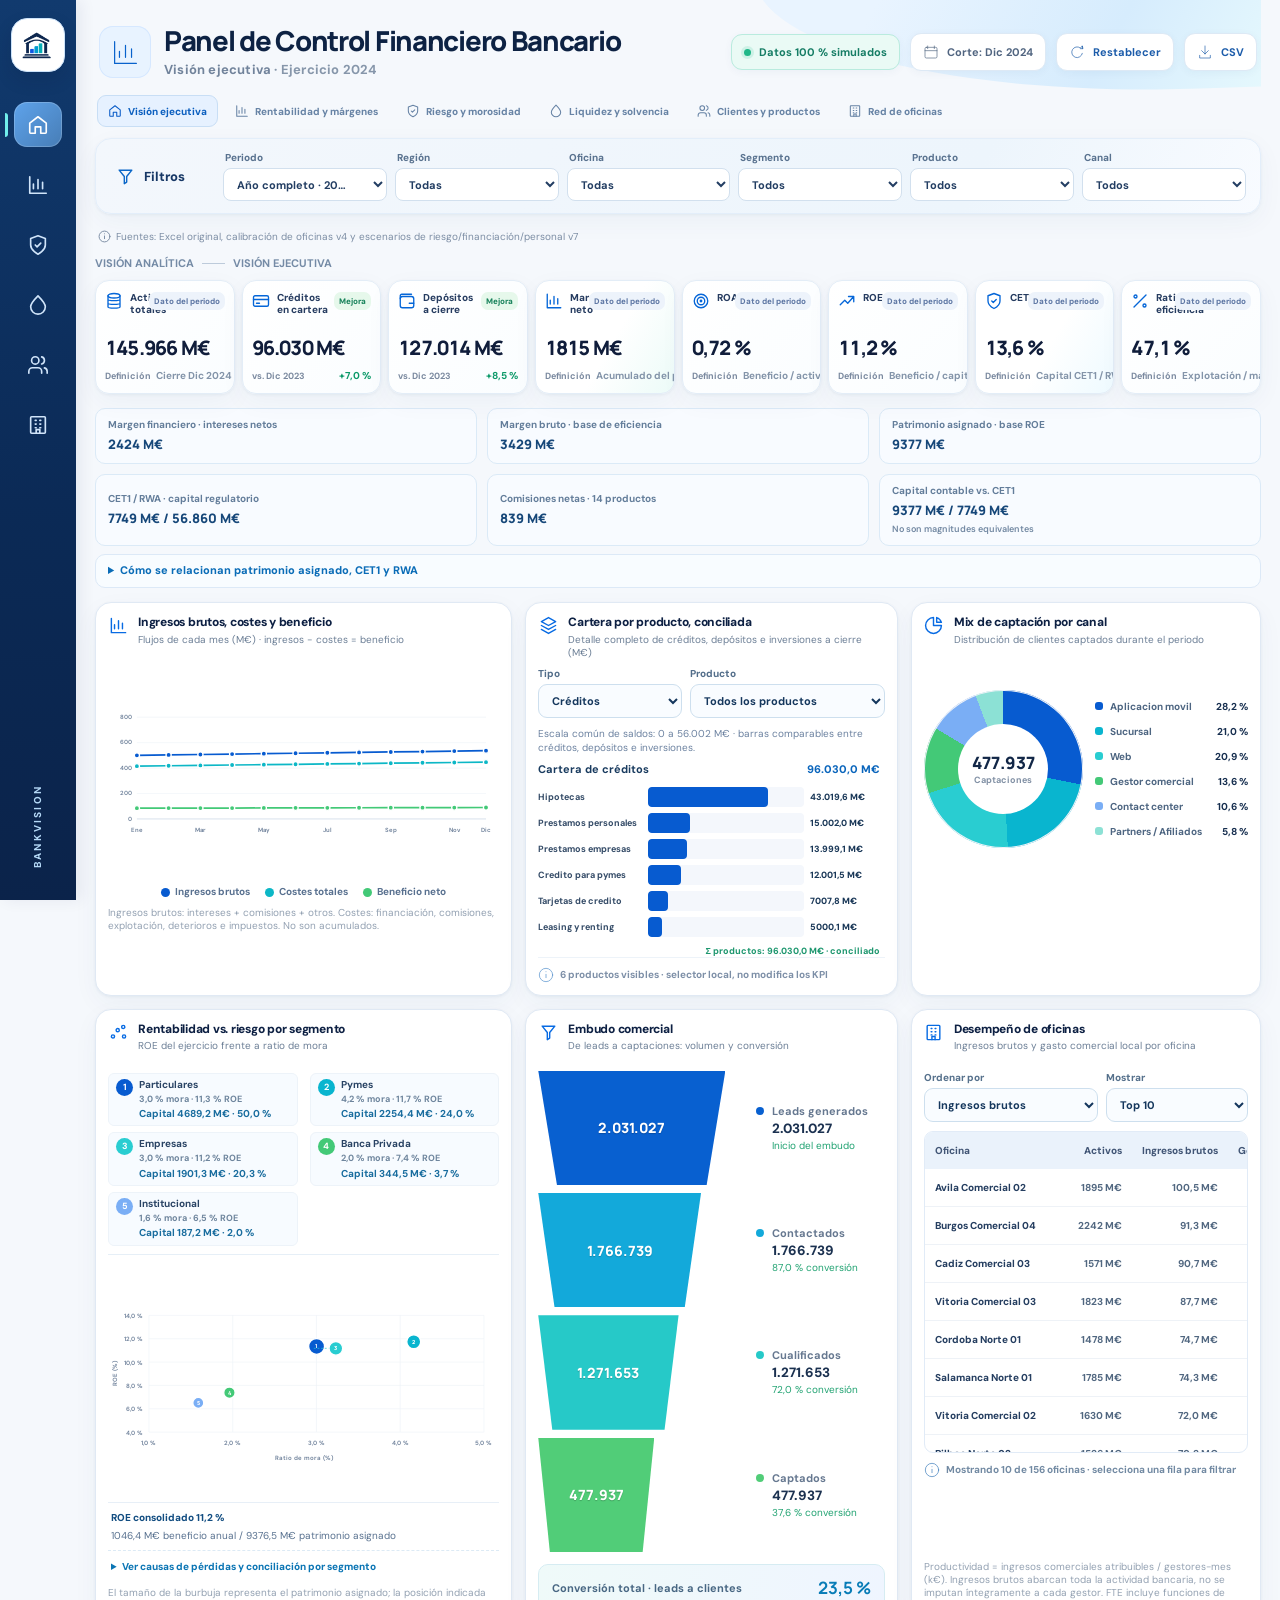
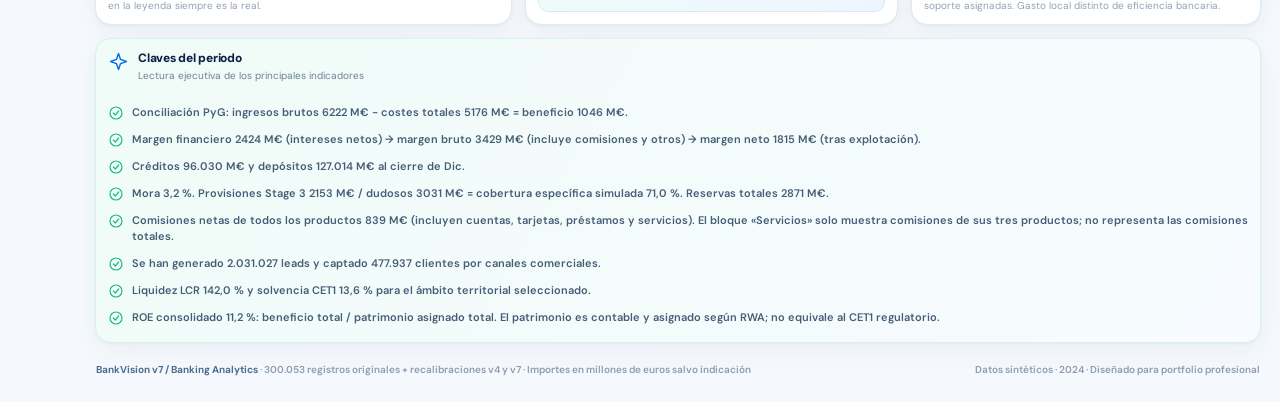
<file: _offline_executive.html>
<!doctype html><html lang="es"><head><meta charset="utf-8"><meta name="viewport" content="width=device-width, initial-scale=1"><style>@import url('https://fonts.googleapis.com/css2?family=DM+Sans:wght@400;500;600;700;800&family=Manrope:wght@400;500;600;700;800&display=swap');
:root{--ink:#122747;--sub:#6e8099;--border:#e6edf6;--line:#e9eef5;--blue:#075bca;--cyan:#14b7cc;--teal:#0cb4b4;--green:#39c77c;--pale:#f5f9ff;--white:#fff;--shadow:0 8px 26px rgba(25,65,110,.042),0 1px 3px rgba(25,65,110,.06)}
*{box-sizing:border-box}html{scroll-behavior:smooth}body{margin:0;color:var(--ink);background:#f5f8fc;font-family:'DM Sans',sans-serif;font-size:13px}button,select,input{font:inherit}button{cursor:pointer}button:disabled{cursor:not-allowed;opacity:.5}select{cursor:pointer}a{color:inherit}svg{display:block}#app{min-height:100vh}.boot{min-height:100vh;display:flex;flex-direction:column;align-items:center;justify-content:center;gap:16px;font-weight:600;color:#657c96}.boot-logo{width:82px;height:82px;display:grid;place-items:center;border-radius:22px;background:#fff;box-shadow:0 12px 25px #0e62b82d}.boot-logo img{width:66px;height:66px;object-fit:contain}.boot-spin{width:26px;height:26px;border-radius:50%;border:3px solid #d8e7f8;border-top-color:#0874d8;animation:spin 1s linear infinite}@keyframes spin{to{transform:rotate(360deg)}}
.app-shell{display:grid;grid-template-columns:76px minmax(0,1fr);min-height:100vh}.sidebar{background:linear-gradient(180deg,#113a6e 0%,#0b2a56 56%,#0b234a 100%);min-height:100vh;position:sticky;top:0;align-self:start;height:100vh;display:flex;flex-direction:column;align-items:center;gap:8px;padding:18px 9px;z-index:50;color:#fff;box-shadow:5px 0 15px rgba(5,35,82,.07);overflow-y:auto;overflow-x:hidden;scrollbar-width:thin;scrollbar-color:#497aa8 transparent}.side-brand{flex:0 0 54px;width:54px;height:54px;background:#fff;border:1px solid #cce3fa;border-radius:16px;display:grid;place-items:center;margin:0 0 22px;padding:4px;box-shadow:0 8px 18px #00173524;transition:transform .2s,box-shadow .2s}.side-brand:hover{transform:translateY(-2px);box-shadow:0 12px 24px #00173536}.side-brand img{display:block;width:100%;height:100%;object-fit:contain}.side-nav{display:flex;flex-direction:column;align-items:center;gap:15px;width:100%}.side-item{width:48px;height:45px;border:0;background:transparent;color:#d0e4f9;display:grid;place-items:center;border-radius:13px;position:relative;transition:.2s ease}.side-item:hover{background:#ffffff1c;color:white}.side-item.active{background:linear-gradient(135deg,#5ea3eb,#477db6);box-shadow:inset 0 0 0 1px #ffffff30;color:white}.side-item.active::before{content:"";position:absolute;left:-9px;height:24px;width:3px;background:#71eeec;border-radius:0 3px 3px 0}.side-item svg{width:22px;height:22px;stroke-width:1.8}.sidebar-bottom{margin-top:auto;display:grid;place-items:center;width:100%;padding:20px 0 14px;flex:0 0 auto}.side-mini{writing-mode:vertical-rl;transform:rotate(180deg);font-size:10px;color:#b4d8f6;white-space:nowrap;margin:0;line-height:1;font-weight:800;letter-spacing:2.2px}
.main{min-width:0;padding:0 26px 26px;max-width:1880px;width:100%;margin:0 auto}.header{min-height:95px;padding:20px 4px 11px;display:flex;align-items:center;justify-content:space-between;gap:15px;position:relative;overflow:hidden}.header::after{content:"";position:absolute;z-index:-1;right:-15px;top:-55px;width:520px;height:150px;background:linear-gradient(120deg,#e9f4ff 25%,#d6ecfd 68%,#e6f9fd);border-radius:0 0 0 85%;transform:rotate(-2deg)}.heading{display:flex;align-items:center;gap:13px;min-width:0}.heading-mark{width:52px;height:52px;background:#e8f3ff;color:#0862cc;display:grid;place-items:center;border-radius:14px;box-shadow:0 0 0 1px #d6e8ff inset}.heading-mark svg{width:29px;height:29px}.heading h1{font-family:Manrope,Arial,sans-serif;font-size:clamp(21px,2.15vw,31px);letter-spacing:-1.3px;line-height:1.08;margin:0 0 5px;font-weight:800;color:#0d2243}.heading p{color:#71839b;font-size:13px;margin:0;font-weight:700;letter-spacing:.2px}.top-right{display:flex;align-items:center;gap:10px;flex-wrap:wrap;justify-content:flex-end}.update-pill,.simulation-pill,.icon-btn{display:flex;align-items:center;gap:8px;border:1px solid #dde9f5;background:#fff;border-radius:11px;padding:10px 12px;color:#516580;white-space:nowrap;font-size:11px;font-weight:700;box-shadow:0 2px 8px #1c47700b}.simulation-pill{border:1px solid #b9ebde;background:#eafaf5;color:#167d65}.sim-dot{width:7px;height:7px;background:#20b788;border-radius:50%;box-shadow:0 0 0 3px #21b78824}.icon-btn{cursor:pointer;color:#1c5caa;background:white}.icon-btn:hover{border-color:#9bbce8;background:#f7fbff}.icon{width:19px;height:19px;vertical-align:middle;stroke-width:1.8;flex-shrink:0}.icon-sm{width:16px;height:16px}.icon-lg{width:24px;height:24px}
.filter-panel{display:grid;grid-template-columns:125px repeat(6,minmax(0,1fr));align-items:center;gap:8px;padding:12px 14px;background:linear-gradient(115deg,#f3f7fc,#edf5fc 75%,#f8fbff);border:1px solid #e3eefa;border-radius:16px;margin-bottom:16px;box-shadow:var(--shadow)}.filter-title{display:flex;align-items:center;gap:9px;font-weight:800;color:#163765;padding-left:6px;font-size:13px}.filter-title svg{color:#0b67c8}.filter-item{min-width:0}.filter-item label{font-size:10px;font-weight:800;color:#59728f;margin:0 0 4px 2px;display:block;white-space:nowrap;overflow:hidden;text-overflow:ellipsis}.filter-select{display:block;width:100%;border:1px solid #d2e0ee;border-radius:8px;background:white;padding:7px 19px 7px 9px;color:#233e63;outline:none;min-height:33px;font-size:11px;font-weight:700;text-overflow:ellipsis}.filter-select:focus{border-color:#217ad7;box-shadow:0 0 0 3px #2375ca20}.data-scope{display:flex;gap:8px;align-items:center;color:#7c8da4;font-size:10px;margin:0 0 13px 3px;flex-wrap:wrap}.scope-divider{height:4px;width:4px;background:#c6d3e2;border-radius:50%}.scope-info{display:flex;gap:5px;align-items:center}.scope-info svg{width:13px;height:13px}
.kpi-grid{display:grid;grid-template-columns:repeat(8,minmax(0,1fr));gap:10px;margin-bottom:14px}.kpi-card{background:linear-gradient(135deg,#fff 0%,#fafdff 100%);border:1px solid #e3edf7;box-shadow:var(--shadow);border-radius:14px;padding:13px 12px 11px;min-width:0;position:relative;overflow:hidden;transition:transform .18s,box-shadow .18s}.kpi-card:hover{transform:translateY(-2px);box-shadow:0 11px 22px #21456c15}.kpi-card:nth-child(4){background:linear-gradient(120deg,#fff 55%,#ecfbf8)}.kpi-card:nth-child(7){background:linear-gradient(120deg,#fff 55%,#eefaff)}.kpi-top{display:flex;justify-content:space-between;align-items:start;gap:4px;min-height:29px}.kpi-label-wrap{display:flex;align-items:start;gap:7px;min-width:0}.kpi-icon{color:#0566d8;flex:0 0 auto}.kpi-icon svg{width:18px;height:18px}.kpi-label{font-size:10px;line-height:1.16;color:#263c60;font-weight:800;max-width:125px}.kpi-badge{font-size:9px;border-radius:7px;padding:4px 5px;white-space:nowrap;font-weight:800;display:inline-flex;align-items:center;gap:3px}.kpi-badge.good{color:#18825b;background:#e6f8eb}.kpi-badge.warn{color:#bb7a15;background:#fff2d9}.kpi-badge.neutral{color:#5e77a4;background:#edf3fb}.kpi-value{font-family:Manrope,Arial,sans-serif;font-size:clamp(15px,1.55vw,24px);font-weight:800;color:#101d3b;letter-spacing:-.8px;margin:13px 0 8px;white-space:nowrap;overflow:hidden;text-overflow:ellipsis;font-variant-numeric:tabular-nums}.kpi-bottom{display:flex;align-items:center;justify-content:space-between;gap:5px;font-size:9px;color:#7a899f;font-weight:700}.kpi-bottom strong{color:#0b9968;font-size:10px;white-space:nowrap}.kpi-note{color:#778ca8;font-size:9px;margin-top:1px}.dash-grid{display:grid;grid-template-columns:1.12fr 1fr .94fr;gap:13px;align-items:stretch}.panel{min-width:0;background:white;border:1px solid #e0e9f4;border-radius:16px;box-shadow:var(--shadow);padding:15px 16px 13px;position:relative;overflow:hidden;min-height:275px}.panel.tall{min-height:300px}.panel.wide2{grid-column:span 2}.panel.full{grid-column:1/-1}.panel-head{display:flex;align-items:start;gap:10px;margin-bottom:12px;min-height:37px}.panel-icon{color:#086be3;display:grid;place-items:center;margin-top:1px;flex:0 0 20px}.panel-icon svg{width:19px;height:19px}.panel-title{font-size:14px;line-height:1.23;font-weight:800;color:#0d2043;letter-spacing:-.25px;margin:0}.panel-sub{font-size:10px;color:#6c7f96;line-height:1.3;margin:3px 0 0}.panel-body{width:100%;min-width:0}.panel-foot{font-size:10px;color:#93a1b2;margin-top:8px}.chart-wrap{position:relative;width:100%;height:216px;overflow:hidden}.chart-wrap svg{width:100%;height:100%;overflow:visible}.scatter-wrap{height:240px;overflow:visible}.scatter-dot{cursor:pointer;outline:none}.scatter-dot circle{transition:stroke-width .15s,filter .15s}.scatter-dot:hover circle,.scatter-dot:focus circle{stroke:#153d69;stroke-width:3.2;filter:drop-shadow(0 3px 4px #2c6fa746)}.scatter-detail{opacity:0;pointer-events:none;transition:opacity .12s}.scatter-dot:hover .scatter-detail,.scatter-dot:focus .scatter-detail{opacity:1}.scatter-detail-title{font-family:Manrope,Arial,sans-serif;font-size:10px;fill:#fff;font-weight:800}.scatter-detail-value{font-family:DM Sans,Arial,sans-serif;font-size:9px;fill:#a6e6f5;font-weight:700}.chart-ticks{font-size:10px;fill:#6b7e98;font-family:'DM Sans',sans-serif;font-weight:600}.chart-grid{stroke:#edf2f7;stroke-width:1}.chart-axis{stroke:#ccd7e5;stroke-width:1}.chart-title{font-size:11px;fill:#384c68;font-weight:700}.chart-label{font-family:'DM Sans',sans-serif;font-size:9px;fill:#304766;font-weight:700}.chart-line{fill:none;stroke-width:2.8;stroke-linecap:round;stroke-linejoin:round}.chart-node{stroke:white;stroke-width:2.2;cursor:crosshair}.chart-node:hover{stroke:#102c52;stroke-width:3.5}.legend{display:flex;align-items:center;justify-content:center;gap:15px;flex-wrap:wrap;margin:5px auto 3px;font-size:10px;font-weight:700;color:#58708f}.legend i{display:inline-block;width:9px;height:9px;border-radius:50%;margin-right:5px;vertical-align:middle}.bar-list{display:flex;flex-direction:column;gap:13px;padding:8px 0 2px}.bar-item{display:grid;grid-template-columns:minmax(95px,30%) minmax(0,1fr) auto;align-items:center;gap:10px;font-size:11px}.bar-item-label{color:#344b67;font-weight:700;white-space:nowrap;overflow:hidden;text-overflow:ellipsis}.bar-track{height:20px;background:#f4f7fc;border-radius:4px;overflow:hidden;position:relative;min-width:0}.bar-fill{height:100%;min-width:2px;border-radius:3px 4px 4px 3px;transition:width .4s;cursor:pointer}.bar-fill:hover{filter:brightness(.91)}.bar-value{font-size:10px;color:#193757;font-weight:800;white-space:nowrap;font-variant-numeric:tabular-nums}.delta-tag{font-size:10px;color:#249469;background:#e8f8ee;padding:3px 6px;border-radius:7px;white-space:nowrap;font-weight:800}.donut-layout{display:flex;align-items:center;gap:18px;justify-content:center;min-height:210px}.donut{width:min(200px,49%);aspect-ratio:1;border-radius:50%;position:relative;flex:none;box-shadow:inset 0 0 0 1px #eef2f8;transition:transform .3s}.donut:hover{transform:scale(1.035)}.donut-hole{position:absolute;inset:23%;border-radius:50%;background:white;display:flex;flex-direction:column;align-items:center;justify-content:center;text-align:center;box-shadow:0 0 0 2px #fff}.donut-hole b{font-size:17px;font-family:Manrope,sans-serif;font-weight:800;white-space:nowrap}.donut-hole span{font-size:9px;color:#8291a5;font-weight:700}.donut-legend{display:grid;gap:12px;flex:1;min-width:0}.donut-legend-item{display:flex;gap:7px;align-items:center;font-size:10px;color:#4d6581;font-weight:700;min-width:0}.donut-legend-item i{width:8px;height:8px;border-radius:3px;flex:none}.donut-legend-item span{overflow:hidden;text-overflow:ellipsis;white-space:nowrap}.donut-legend-item b{margin-left:auto;color:#152d4e;font-variant-numeric:tabular-nums;font-size:10px}.donut-legend-item.clickable{cursor:pointer;border-radius:6px;padding:4px;margin:-4px}.donut-legend-item.clickable:hover{background:#eef7ff}.funnel-body{display:grid;grid-template-columns:50% 1fr;gap:12px;padding:3px 0}.funnel-shapes{display:flex;flex-direction:column;align-items:center;gap:4px;padding-top:3px}.funnel-stage{height:46px;width:100%;clip-path:polygon(0 0,100% 0,90% 100%,10% 100%);display:grid;place-items:center;font-size:16px;color:white;font-family:Manrope,sans-serif;font-weight:800;text-shadow:0 1px 1px #0003}.funnel-stage:nth-child(2){width:87%}.funnel-stage:nth-child(3){width:75%}.funnel-stage:nth-child(4){width:62%}.funnel-steps{display:flex;flex-direction:column;justify-content:space-around;gap:5px}.funnel-step{display:grid;grid-template-columns:9px 1fr auto;gap:6px;align-items:center;font-size:10px;min-width:0}.funnel-step i{width:8px;height:8px;border-radius:50%}.funnel-step .funnel-name{font-weight:700;color:#667890}.funnel-step b{white-space:nowrap;font-weight:800;color:#1b3150}.funnel-step small{font-size:9px;color:#20a271;grid-column:2 / -1;text-align:right}
.tbl-wrap{overflow:auto;border-radius:10px;border:1px solid #eef3f9;max-height:230px}.tbl-wrap::-webkit-scrollbar{width:7px;height:7px}.tbl-wrap::-webkit-scrollbar-thumb{background:#c9d7e6;border-radius:12px}.data-table{width:100%;border-collapse:collapse;white-space:nowrap;min-width:420px;font-size:10px}.data-table thead th{background:#f0f5fa;color:#415575;padding:9px 8px;text-align:right;font-weight:800;position:sticky;top:0;z-index:1}.data-table thead th:first-child{text-align:left}.data-table td{padding:9px 8px;border-bottom:1px solid #eef2f7;text-align:right;font-weight:700;color:#516780}.data-table td:first-child{text-align:left;color:#253e60;font-weight:800}.data-table tbody tr:hover{background:#f6fbff}.data-table tbody tr.total-row{background:#e4f8f6}.data-table tbody tr.total-row td{font-weight:800;color:#154d66}.click-row{cursor:pointer}.data-table .neg{color:#d25c55}.data-table .good{color:#19a26b}.heat-table{width:100%;border-spacing:3px;border-collapse:separate;font-size:9px}.heat-table th{padding:5px 2px;font-weight:800;color:#58708f;text-align:center}.heat-table th:first-child{text-align:left}.heat-table td{padding:7px 3px;text-align:center;border-radius:4px;font-weight:800;white-space:nowrap;cursor:default}.heat-table td:first-child{text-align:left;color:#304767;background:white!important;min-width:55px}.heat-table td[data-region]{cursor:pointer}.heat-table td[data-region]:hover{outline:2px solid #0784dc}.heat-legend{display:flex;align-items:center;justify-content:center;gap:7px;margin:9px 0 2px;color:#8795aa;font-size:9px}.heat-gradient{width:110px;height:8px;border-radius:8px;background:linear-gradient(90deg,#e3f7eb,#78dfd4,#2687d9,#1256b9)}
.waterfall{height:215px}.waterfall svg{width:100%;height:100%}.water-label{font-size:10px;fill:#43607f;font-family:'DM Sans',sans-serif;font-weight:700}.water-value{font-size:11px;fill:#132e52;font-family:'DM Sans',sans-serif;font-weight:800}.score-row{display:grid;grid-template-columns:1fr auto;align-items:center;padding:7px 2px;border-bottom:1px solid #eff3f9;font-size:11px}.score-row:last-child{border:0}.score-row .label{color:#678099}.score-row .value{font-weight:800;font-size:12px}.split-insight{display:grid;grid-template-columns:1fr 1fr;gap:10px}.insight-mini{border:1px solid #e6eef7;background:#f9fbff;padding:11px;border-radius:11px}.insight-mini .top{color:#7b91aa;font-weight:700;font-size:10px}.insight-mini b{display:block;font-size:18px;margin:7px 0 1px;font-family:Manrope,sans-serif}.insight-mini small{font-size:9px;color:#1d9a75;font-weight:800}.insights{display:flex;flex-direction:column;gap:10px;padding:4px 0}.insight-item{display:flex;gap:8px;align-items:flex-start;color:#465d77;font-weight:600;font-size:11px;line-height:1.5}.insight-item svg{color:#20b98c;margin-top:1px;flex:none}.story-card{background:linear-gradient(120deg,#f0fcf8,#f7fbff);border:1px solid #d7f2ec}.mini-pill{padding:3px 7px;border-radius:7px;font-weight:800;font-size:10px;background:#e7f9ec;color:#1c956c}.section-eyebrow{display:flex;align-items:center;gap:8px;margin:0 0 10px;color:#758ba6;font-size:11px;font-weight:700}.section-eyebrow span{width:23px;height:1px;background:#bdcbdb}.footer{display:flex;justify-content:space-between;gap:15px;align-items:center;color:#8e9cb1;font-size:10px;font-weight:600;padding:20px 1px 0;flex-wrap:wrap}.footer strong{color:#4d6d90}.button-link{border:0;background:none;text-decoration:underline;color:#0b76ce;padding:2px;font-weight:700;font-size:10px}.tag{padding:3px 7px;border-radius:6px;background:#eff6fc;color:#3274b5;font-weight:800;font-size:10px}.empty{display:grid;place-items:center;min-height:180px;text-align:center;color:#849ab1;font-weight:700}.data-scope-warning{background:#fff9eb;border:1px solid #f4e5c7;color:#91682d;padding:8px 11px;border-radius:8px;font-size:10px;margin:0 0 12px}.toast{position:fixed;bottom:24px;right:24px;border-radius:12px;background:#123862;color:white;box-shadow:0 12px 35px #0c30565c;padding:13px 18px;font-weight:700;font-size:12px;z-index:100;animation:rise .2s ease}@keyframes rise{from{transform:translateY(14px);opacity:0}to{transform:translateY(0);opacity:1}}#floating-tooltip{display:none;position:fixed;z-index:200;pointer-events:none;padding:9px 12px;border-radius:10px;background:#142f53;color:white;font-size:11px;font-weight:700;box-shadow:0 10px 25px #18355345;max-width:250px}.muted{color:#8696aa}.accent{color:#0b83bd}.region-tiles{display:grid;grid-template-columns:repeat(5,1fr);gap:9px;margin-top:5px}.region-tile{border:1px solid #e0ebf5;border-radius:11px;padding:12px;background:linear-gradient(145deg,#f7fbff,#fff);min-width:0;cursor:pointer}.region-tile:hover{border-color:#64b4e7}.region-tile .stripe{height:5px;border-radius:5px;margin-bottom:8px}.region-tile strong{display:block;font-size:12px}.region-tile .num{font-size:21px;font-weight:800;margin-top:3px;font-family:Manrope,sans-serif;color:#15476f}.region-tile span{display:block;font-size:9px;color:#8292a8;margin-top:4px}
@media(max-width:1510px){.main{padding-left:19px;padding-right:19px}.filter-panel{grid-template-columns:105px repeat(6,minmax(0,1fr))}.kpi-grid{gap:7px}.kpi-card{padding:11px 9px}.kpi-badge{font-size:8px}.panel{padding:12px}.panel-title{font-size:12px}.donut-layout{gap:12px}.bar-item{gap:6px;font-size:10px}.bar-item-label{font-size:10px}}
@media(max-width:1160px){.kpi-grid{grid-template-columns:repeat(4,minmax(0,1fr))}.dash-grid{grid-template-columns:1fr 1fr}.panel{min-height:280px}.filter-panel{grid-template-columns:repeat(3,1fr)}.filter-title{grid-column:1/-1}.panel.wide2{grid-column:span 2}.heading h1{font-size:22px}.top-right .update-pill{display:none}}
@media(max-width:790px){.app-shell{grid-template-columns:1fr}.sidebar{height:auto;min-height:auto;width:100%;position:sticky;top:0;flex-direction:row;justify-content:space-between;padding:8px 12px;z-index:80}.side-brand{flex-basis:42px;width:42px;height:42px;margin:0;border-radius:11px;padding:3px}.side-nav{flex-direction:row;gap:2px;width:auto}.side-item{width:36px;height:37px;border-radius:8px}.side-item svg{width:18px;height:18px}.side-item.active::before{display:none}.sidebar-bottom{display:none}.main{padding:0 12px 24px}.header{padding-top:17px;align-items:start;flex-direction:column}.heading h1{font-size:21px}.heading-mark{width:43px;height:43px}.top-right{width:100%;justify-content:flex-start}.filter-panel{grid-template-columns:repeat(2,minmax(0,1fr));gap:10px}.kpi-grid{grid-template-columns:repeat(2,minmax(0,1fr));gap:8px}.dash-grid{grid-template-columns:1fr;gap:10px}.panel,.panel.wide2,.panel.full{grid-column:1}.kpi-value{font-size:22px}.region-tiles{grid-template-columns:repeat(2,1fr)}.data-scope{margin-bottom:8px}}
@media(max-width:420px){.side-item{width:32px}.side-nav{gap:0}.heading h1{font-size:19px}.heading p{font-size:11px}.filter-panel{padding:10px}.filter-select{font-size:10px}.donut{width:44%}.donut-layout{gap:8px}.donut-legend-item{font-size:9px}.funnel-stage{font-size:13px}.funnel-step{font-size:9px}}
@media print{.sidebar,.filter-panel,.data-scope,.icon-btn{display:none!important}.app-shell{display:block}.main{padding:0}.panel,.kpi-card{break-inside:avoid;box-shadow:none}.dash-grid{grid-template-columns:1fr 1fr}.header{min-height:auto}.footer{display:none}}
.page-tabs{display:flex;gap:6px;align-items:center;overflow:auto;padding:0 2px 11px;scrollbar-width:thin}.page-tab{display:inline-flex;align-items:center;gap:6px;white-space:nowrap;background:transparent;color:#6783a5;border:1px solid transparent;border-radius:9px;padding:8px 10px;font-size:10px;font-weight:800;transition:.15s}.page-tab:hover{color:#1261b8;background:#eaf3ff}.page-tab.active{color:#0c5fbf;background:#e6f1ff;border-color:#c8def5}.page-tab svg{width:14px;height:14px}.page-tab.active svg{color:#075ac7}
@media(max-width:790px){.page-tabs{padding-bottom:8px}.page-tab{font-size:10px;padding:7px 8px}}

/* Audit v3: detailed credit, deposit and investment reconciliation */
.product-breakdowns{display:grid;gap:15px}.product-section{border-bottom:1px solid #e7eef6;padding:0 0 11px}.product-section:last-child{border-bottom:0;padding-bottom:0}.product-section-head{display:flex;justify-content:space-between;gap:12px;align-items:center;margin:0 0 8px;font-size:11px;color:#193b5f}.product-section-head span{color:#0a65bc;font-weight:800;white-space:nowrap}.product-breakdowns .bar-list{gap:6px}.product-breakdowns .bar-item{grid-template-columns:minmax(90px,1.4fr) minmax(60px,2.1fr) minmax(70px,.9fr);font-size:9px}.product-breakdowns .bar-item-label{font-size:9px}.product-breakdowns .bar-value{font-size:9px}.reconciliation{color:#1e976f;font-size:9px;font-weight:800;margin-top:5px;text-align:right}.reconciliation.mismatch{color:#c77f30}.product-panel{align-self:start}.scatter-dot circle{transition:stroke-width .16s,r .16s}.scatter-dot:focus-visible circle,.scatter-dot:hover circle{stroke:#173d68;stroke-width:3.5}.data-table th{white-space:normal;min-width:65px}

/* v4: always-visible, keyboard-accessible labels for the five segment scatters. */
.scatter-index{font:800 9px Manrope,Arial,sans-serif;fill:#fff;pointer-events:none}
.scatter-key{display:grid;grid-template-columns:repeat(2,minmax(0,1fr));gap:6px 12px;margin:6px 0 4px;padding:6px 0;border-top:1px solid #edf2f8}
.scatter-key-item{display:flex;align-items:center;gap:5px;min-width:0;font-size:10px;line-height:1.25;color:#294364;font-weight:700;border-radius:6px;padding:3px 4px}
.scatter-key-item[data-segment]{cursor:pointer}
.scatter-key-item:hover{background:#f0f7fd}
.scatter-key-item span{flex:1;min-width:0;overflow:hidden;text-overflow:ellipsis;white-space:nowrap}
.scatter-key-item small{font-size:9px;color:#6e859d;white-space:nowrap}
.scatter-key-marker{height:17px;width:17px;flex:0 0 17px;border-radius:50%;display:grid;place-items:center;color:white;font-size:9px}
.product-scale-note{color:#6c82a0;font-size:10px;line-height:1.4;margin:0 0 7px}
@media(max-width:650px){.scatter-key{grid-template-columns:1fr}.scatter-key-item small{margin-left:auto}}


/* v5: executive view — compact product filter and full-height commercial analysis. */
.product-panel{align-self:stretch}
.product-panel .panel-head{margin-bottom:8px}
.product-chart-layout{display:flex;flex-direction:column;gap:9px;min-height:0}
.product-controls{display:grid;grid-template-columns:minmax(0,0.85fr) minmax(0,1.15fr);gap:8px;align-items:end}
.product-filter{display:flex;flex-direction:column;gap:4px;min-width:0;font-size:10px;color:#536e8a;font-weight:800}
.product-filter-select,.office-table-controls select{width:100%;min-width:0;max-width:100%;border:1px solid #cddfee;background:#f9fcff;color:#15375d;padding:8px 25px 8px 9px;border-radius:9px;font-size:11px;font-weight:700;outline-offset:2px}
.product-filter-select:focus-visible,.office-table-controls select:focus-visible{outline:2px solid #1887e1;border-color:#1887e1}
.product-scroll-region{min-height:185px;max-height:250px;overflow-y:auto;overflow-x:hidden;scrollbar-width:thin;scrollbar-color:#b9d4e9 transparent;padding-right:5px;border-bottom:1px solid #edf3f9}
.product-scroll-region:focus-visible{outline:2px solid #54a8e8;border-radius:5px}
.product-breakdowns{gap:12px}
.product-section{padding-bottom:9px}
.product-section .bar-list{padding-top:3px;padding-bottom:3px}
.product-chart-footer{display:flex;align-items:center;gap:6px;font-size:10px;font-weight:700;color:#7d8fa7}
.product-chart-footer svg{color:#4c8bca}
.product-empty{min-height:100px;display:grid;place-items:center;text-align:center;font-weight:700;font-size:11px;color:#7d8fa7}
.executive-funnel-panel,.executive-office-panel{display:flex;flex-direction:column;min-height:395px}
.executive-funnel-panel .panel-body,.executive-office-panel .panel-body{display:flex;flex-direction:column;flex:1;min-height:0}
.executive-funnel-panel .panel-body>.funnel-layout{flex:1}
.funnel-layout.funnel-expanded{display:flex;flex-direction:column;min-height:300px;gap:12px}
.funnel-expanded .funnel-body{flex:1;display:grid;grid-template-columns:minmax(0,56%) minmax(0,1fr);gap:14px;min-height:255px;padding:3px 0;align-items:stretch}
.funnel-expanded .funnel-shapes{display:grid;grid-template-rows:repeat(4,minmax(0,1fr));gap:7px;padding-top:0;align-items:stretch}
.funnel-expanded .funnel-stage{height:100%;min-height:48px;max-height:none;font-size:clamp(14px,1.2vw,18px)}
.funnel-expanded .funnel-steps{display:grid;grid-template-rows:repeat(4,minmax(0,1fr));gap:7px}
.funnel-expanded .funnel-step{grid-template-columns:8px minmax(0,1fr);gap:2px 7px;align-content:center;padding:3px 0;font-size:11px}
.funnel-expanded .funnel-step b{grid-column:2;grid-row:2;justify-self:start;font-size:clamp(12px,1.05vw,16px)}
.funnel-expanded .funnel-step small{grid-column:2;text-align:left;font-size:10px;white-space:normal}
.funnel-conversion-total{display:flex;align-items:center;justify-content:space-between;gap:8px;background:linear-gradient(95deg,#effaf9,#eff5ff);padding:11px 13px;border:1px solid #d6ecf2;border-radius:10px}
.funnel-conversion-total span{color:#486783;font-size:11px;font-weight:700}
.funnel-conversion-total strong{font-family:Manrope,sans-serif;font-size:17px;color:#087cb7;white-space:nowrap}
.executive-office-layout{display:flex;flex:1;flex-direction:column;gap:9px;min-height:0}
.office-table-controls{display:grid;grid-template-columns:minmax(0,1.1fr) minmax(0,.9fr);gap:8px}
.office-table-controls label{display:flex;flex-direction:column;gap:4px;font-size:10px;font-weight:800;color:#56718c;min-width:0}
.executive-office-layout .tbl-wrap{flex:1;max-height:322px;min-height:225px;overflow:auto;border:1px solid #e1ebf7;border-radius:9px}
.executive-office-layout .data-table{min-width:630px;font-size:10px}
.executive-office-layout .data-table th{position:sticky;top:0;background:#eaf2fb;z-index:3}
.executive-office-layout .data-table th,.executive-office-layout .data-table td{padding:12px 10px}
.office-table-status{display:flex;align-items:center;gap:6px;color:#7189a2;font-size:10px;font-weight:700}
.office-table-status svg{color:#3678b8;flex:none}
@media(max-width:1160px){.executive-funnel-panel,.executive-office-panel{min-height:370px}.product-scroll-region{max-height:260px}}
@media(max-width:790px){.executive-funnel-panel,.executive-office-panel{min-height:390px}.product-scroll-region{max-height:330px}}
@media(max-width:430px){.product-controls{grid-template-columns:1fr}.funnel-expanded .funnel-body{grid-template-columns:52% minmax(0,1fr);gap:8px}.funnel-expanded .funnel-step{font-size:10px}.funnel-expanded .funnel-step b{font-size:12px}.funnel-conversion-total strong{font-size:15px}}

/* BankVision v8 · embudo a altura completa, sin centrar un bloque de altura fija.
   La misma malla de cuatro filas controla trapecios y sus métricas. */
.executive-funnel-panel .panel-head{flex:0 0 auto}
.executive-funnel-panel .panel-body{
  display:flex;
  flex:1 1 auto;
  flex-direction:column;
  justify-content:stretch;
  align-items:stretch;
  min-height:0;
}
.executive-funnel-panel .funnel-layout.funnel-expanded{
  display:flex;
  flex:1 1 auto;
  flex-direction:column;
  justify-content:stretch;
  width:100%;
  max-width:none;
  min-height:0;
  margin:0;
  gap:12px;
}
.executive-funnel-panel .funnel-expanded .funnel-body{
  display:grid;
  flex:1 1 0%;
  grid-template-columns:minmax(0,54%) minmax(0,1fr);
  gap:14px;
  align-items:stretch;
  height:auto;
  min-height:0;
  padding:0;
}
.executive-funnel-panel .funnel-expanded .funnel-shapes,
.executive-funnel-panel .funnel-expanded .funnel-steps{
  display:grid;
  height:100%;
  grid-template-rows:repeat(4,minmax(0,1fr));
  gap:8px;
  min-height:0;
  padding:0;
  align-items:stretch;
}
.executive-funnel-panel .funnel-expanded .funnel-stage{
  display:grid;
  place-items:center;
  height:100%;
  min-height:48px;
  max-height:none;
  font-size:clamp(13px,1.1vw,18px);
}
.executive-funnel-panel .funnel-expanded .funnel-step{
  align-self:stretch;
  align-content:center;
  grid-template-columns:9px minmax(0,1fr);
  gap:2px 7px;
  min-height:0;
  padding:0;
}
.executive-funnel-panel .funnel-conversion-total{
  flex:0 0 auto;
  min-height:48px;
}
/* Auditoría de ROE: capital que pondera cada punto y puente de márgenes visibles. */
.finance-breakdown{display:grid;grid-template-columns:repeat(4,minmax(0,1fr));gap:10px;margin:10px 0 14px}
.finance-breakdown>div{display:flex;flex-direction:column;justify-content:center;gap:4px;background:#f8fbff;border:1px solid #dbeaf7;border-radius:10px;padding:10px 12px;min-width:0}
.finance-breakdown span{font-size:10px;line-height:1.2;font-weight:700;color:#637d9a}
.finance-breakdown strong{font-family:Manrope,Arial,sans-serif;color:#164779;font-size:13px;font-weight:800;overflow-wrap:anywhere}
.scatter-key-item{display:grid;grid-template-columns:17px minmax(0,1fr);grid-template-rows:auto auto auto;gap:3px 6px;align-items:center;min-width:0}
.scatter-key-item .scatter-key-marker{grid-column:1;grid-row:1 / 4;align-self:start}
.scatter-key-item span{grid-column:2;grid-row:1;min-width:0;white-space:normal;overflow:visible;line-height:1.2}
.scatter-key-item small{grid-column:2;grid-row:2;font-size:9px;white-space:normal}
.scatter-key-item em{grid-column:2;grid-row:3;color:#0b7795;font-style:normal;font-size:9px;font-weight:700;overflow-wrap:anywhere}
.roe-reconciliation{display:flex;flex-wrap:wrap;gap:5px 9px;align-items:center;font-size:10px;color:#58718f;border-top:1px solid #e7eff7;padding:8px 3px}
.roe-reconciliation strong{color:#124d81;font-weight:800}
.segment-details{border-top:1px dashed #dceaf5;padding-top:4px}
.segment-details summary{font-size:10px;font-weight:800;color:#0b75b4;cursor:pointer;padding:5px 3px;outline-offset:2px}
.segment-details .tbl-wrap{margin-top:7px;max-height:270px;overflow:auto}
.segment-details .data-table{font-size:9px;min-width:760px}
.segment-details .data-table td,.segment-details .data-table th{padding:8px 6px}
.segment-details-note{font-size:9px;line-height:1.5;color:#617c97;margin:8px 4px}
@media(max-width:1160px){.finance-breakdown{grid-template-columns:repeat(2,minmax(0,1fr))}}
@media(max-width:650px){.finance-breakdown{grid-template-columns:1fr 1fr;gap:7px}.finance-breakdown>div{padding:8px}.finance-breakdown strong{font-size:11px}.executive-funnel-panel .funnel-expanded .funnel-body{grid-template-columns:minmax(0,52%) minmax(0,1fr);gap:8px}.executive-funnel-panel .funnel-expanded .funnel-stage{font-size:12px}.executive-funnel-panel .funnel-expanded .funnel-step{font-size:10px}.executive-funnel-panel .funnel-expanded .funnel-step b{font-size:12px}}

/* v7 · reconciled risk, fee margins, income attribution and real-size legend */
.finance-breakdown{grid-template-columns:repeat(3,minmax(0,1fr))}
.finance-breakdown small{font-size:9px;color:#7288a2;font-weight:600}
.capital-bridge-note{background:#f8fcff;border:1px solid #dce9f7;border-radius:10px;padding:8px 12px;margin:-6px 0 14px;color:#496580;font-size:11px;line-height:1.45}
.capital-bridge-note summary{font-weight:800;color:#0a6cb7;cursor:pointer}
.capital-bridge-note p{margin:7px 0 0}
.scatter-key-above{margin:2px 0 7px;border-top:0;border-bottom:1px solid #e6eff7;padding:2px 0 8px;grid-template-columns:repeat(2,minmax(0,1fr))}
.scatter-key-above .scatter-key-item{background:#f7fbff;border:1px solid #edf3f9;padding:5px 7px}
.scatter-key-above .scatter-key-item em{font-size:10px;color:#186c9e}
.risk-stage-cards{display:grid;grid-template-columns:repeat(3,minmax(0,1fr));gap:12px}
.risk-stage-cards>div{display:flex;flex-direction:column;gap:8px;padding:17px;border-radius:12px;border:1px solid #dfeaf7;background:#f7fbff}
.risk-stage-cards strong{font-size:14px;color:#105eb6}
.risk-stage-cards span{color:#4b617d;font-size:12px}
.risk-stage-cards b{color:#0c6577;font-size:14px}
.stage-recon{margin-top:12px;background:#ecf9f4;color:#1f7864;padding:12px;border-radius:9px;font-size:11px;font-weight:700}
.executive-office-layout .data-table{min-width:820px}
@media(max-width:1160px){.finance-breakdown{grid-template-columns:repeat(2,minmax(0,1fr))}}
@media(max-width:650px){.finance-breakdown{grid-template-columns:1fr 1fr}.risk-stage-cards{grid-template-columns:1fr}.scatter-key-above{grid-template-columns:1fr}}
</style></head><body><div id="app"><div class="app-shell"><aside class="sidebar" aria-label="Navegación principal"><button class="side-brand" type="button" data-page="executive" title="BankVision · Ir al inicio" aria-label="BankVision · Ir al inicio"><img src="[data-uri]" alt="" width="42" height="42" /></button><nav class="side-nav"><button type="button" class="side-item active" data-page="executive" title="Visión ejecutiva" aria-label="Visión ejecutiva" aria-current="page"><svg class="icon" viewBox="0 0 24 24" fill="none" stroke="currentColor" stroke-linecap="round" stroke-linejoin="round" aria-hidden="true"><path d="m3 10 9-7 9 7v10a1 1 0 0 1-1 1h-5v-7H9v7H4a1 1 0 0 1-1-1z"/></svg></button><button type="button" class="side-item " data-page="profit" title="Rentabilidad y márgenes" aria-label="Rentabilidad y márgenes" ><svg class="icon" viewBox="0 0 24 24" fill="none" stroke="currentColor" stroke-linecap="round" stroke-linejoin="round" aria-hidden="true"><path d="M3 3v18h18"/><path d="M7 16v-5m5 5V6m5 10V9"/></svg></button><button type="button" class="side-item " data-page="risk" title="Riesgo y morosidad" aria-label="Riesgo y morosidad" ><svg class="icon" viewBox="0 0 24 24" fill="none" stroke="currentColor" stroke-linecap="round" stroke-linejoin="round" aria-hidden="true"><path d="M12 22s8-4 8-10V5l-8-3-8 3v7c0 6 8 10 8 10z"/><path d="m9 12 2 2 4-4"/></svg></button><button type="button" class="side-item " data-page="liquidity" title="Liquidez y solvencia" aria-label="Liquidez y solvencia" ><svg class="icon" viewBox="0 0 24 24" fill="none" stroke="currentColor" stroke-linecap="round" stroke-linejoin="round" aria-hidden="true"><path d="M12 22a8 8 0 0 0 8-8C20 10 12 2 12 2S4 10 4 14a8 8 0 0 0 8 8z"/></svg></button><button type="button" class="side-item " data-page="clients" title="Clientes y productos" aria-label="Clientes y productos" ><svg class="icon" viewBox="0 0 24 24" fill="none" stroke="currentColor" stroke-linecap="round" stroke-linejoin="round" aria-hidden="true"><path d="M16 21v-2a4 4 0 0 0-4-4H6a4 4 0 0 0-4 4v2"/><circle cx="9" cy="7" r="4"/><path d="M22 21v-2a4 4 0 0 0-3-3.87M16 3.13a4 4 0 0 1 0 7.75"/></svg></button><button type="button" class="side-item " data-page="offices" title="Red de oficinas" aria-label="Red de oficinas" ><svg class="icon" viewBox="0 0 24 24" fill="none" stroke="currentColor" stroke-linecap="round" stroke-linejoin="round" aria-hidden="true"><rect x="4" y="3" width="16" height="18" rx="1"/><path d="M9 7h1m4 0h1M9 11h1m4 0h1M9 15h1m4 0h1M10 21v-4h4v4"/></svg></button></nav><div class="sidebar-bottom"><div class="side-mini">BANKVISION</div></div></aside><main class="main">
 <header class="header"><div class="heading"><span class="heading-mark"><svg class="icon-lg" viewBox="0 0 24 24" fill="none" stroke="currentColor" stroke-linecap="round" stroke-linejoin="round" aria-hidden="true"><path d="M3 3v18h18"/><path d="M7 16v-5m5 5V6m5 10V9"/></svg></span><div><h1>Panel de Control Financiero Bancario</h1><p>Visión ejecutiva <span class="muted">· Ejercicio 2024</span></p></div></div><div class="top-right"><span class="simulation-pill"><span class="sim-dot"></span> Datos 100 % simulados</span><span class="update-pill"><svg class="icon-sm" viewBox="0 0 24 24" fill="none" stroke="currentColor" stroke-linecap="round" stroke-linejoin="round" aria-hidden="true"><rect x="3" y="5" width="18" height="16" rx="2"/><path d="M7 3v4m10-4v4M3 10h18"/></svg> Corte: Dic 2024</span><button class="icon-btn" type="button" data-action="reset" title="Restablecer filtros"><svg class="icon-sm" viewBox="0 0 24 24" fill="none" stroke="currentColor" stroke-linecap="round" stroke-linejoin="round" aria-hidden="true"><path d="M20 7v-4l-3 3a8 8 0 1 0 3 8M20 3l1 4h-4"/></svg> Restablecer</button><button class="icon-btn" type="button" data-action="csv" title="Exportar datos filtrados"><svg class="icon-sm" viewBox="0 0 24 24" fill="none" stroke="currentColor" stroke-linecap="round" stroke-linejoin="round" aria-hidden="true"><path d="M12 3v12m-5-5 5 5 5-5M4 17v4h16v-4"/></svg> CSV</button></div></header>
 <nav class="page-tabs" aria-label="Pestañas del informe"><button type="button" class="page-tab active" data-page="executive"><svg class="icon" viewBox="0 0 24 24" fill="none" stroke="currentColor" stroke-linecap="round" stroke-linejoin="round" aria-hidden="true"><path d="m3 10 9-7 9 7v10a1 1 0 0 1-1 1h-5v-7H9v7H4a1 1 0 0 1-1-1z"/></svg> Visión ejecutiva</button><button type="button" class="page-tab " data-page="profit"><svg class="icon" viewBox="0 0 24 24" fill="none" stroke="currentColor" stroke-linecap="round" stroke-linejoin="round" aria-hidden="true"><path d="M3 3v18h18"/><path d="M7 16v-5m5 5V6m5 10V9"/></svg> Rentabilidad y márgenes</button><button type="button" class="page-tab " data-page="risk"><svg class="icon" viewBox="0 0 24 24" fill="none" stroke="currentColor" stroke-linecap="round" stroke-linejoin="round" aria-hidden="true"><path d="M12 22s8-4 8-10V5l-8-3-8 3v7c0 6 8 10 8 10z"/><path d="m9 12 2 2 4-4"/></svg> Riesgo y morosidad</button><button type="button" class="page-tab " data-page="liquidity"><svg class="icon" viewBox="0 0 24 24" fill="none" stroke="currentColor" stroke-linecap="round" stroke-linejoin="round" aria-hidden="true"><path d="M12 22a8 8 0 0 0 8-8C20 10 12 2 12 2S4 10 4 14a8 8 0 0 0 8 8z"/></svg> Liquidez y solvencia</button><button type="button" class="page-tab " data-page="clients"><svg class="icon" viewBox="0 0 24 24" fill="none" stroke="currentColor" stroke-linecap="round" stroke-linejoin="round" aria-hidden="true"><path d="M16 21v-2a4 4 0 0 0-4-4H6a4 4 0 0 0-4 4v2"/><circle cx="9" cy="7" r="4"/><path d="M22 21v-2a4 4 0 0 0-3-3.87M16 3.13a4 4 0 0 1 0 7.75"/></svg> Clientes y productos</button><button type="button" class="page-tab " data-page="offices"><svg class="icon" viewBox="0 0 24 24" fill="none" stroke="currentColor" stroke-linecap="round" stroke-linejoin="round" aria-hidden="true"><rect x="4" y="3" width="16" height="18" rx="1"/><path d="M9 7h1m4 0h1M9 11h1m4 0h1M9 15h1m4 0h1M10 21v-4h4v4"/></svg> Red de oficinas</button></nav><div class="filter-panel"><div class="filter-title"><svg class="icon" viewBox="0 0 24 24" fill="none" stroke="currentColor" stroke-linecap="round" stroke-linejoin="round" aria-hidden="true"><path d="M4 4h16l-6.5 8v7l-3 2v-9z"/></svg> <span>Filtros</span></div><div class="filter-item"><label for="f-period">Periodo</label><select class="filter-select" id="f-period" data-filter="period" aria-label="Periodo"><option value="year" selected>Año completo · 2024</option><option value="q1" >Trimestre 1</option><option value="q2" >Trimestre 2</option><option value="q3" >Trimestre 3</option><option value="q4" >Trimestre 4</option><option value="1" >Ene 2024</option><option value="2" >Feb 2024</option><option value="3" >Mar 2024</option><option value="4" >Abr 2024</option><option value="5" >May 2024</option><option value="6" >Jun 2024</option><option value="7" >Jul 2024</option><option value="8" >Ago 2024</option><option value="9" >Sep 2024</option><option value="10" >Oct 2024</option><option value="11" >Nov 2024</option><option value="12" >Dic 2024</option></select></div><div class="filter-item"><label for="f-region">Región</label><select class="filter-select" id="f-region" data-filter="region" aria-label="Región"><option value="all" selected>Todas</option><option value="1" >Norte</option><option value="2" >Centro</option><option value="3" >Este</option><option value="4" >Sur</option><option value="5" >Oeste</option></select></div><div class="filter-item"><label for="f-office">Oficina</label><select class="filter-select" id="f-office" data-filter="office" aria-label="Oficina"><option value="all" selected>Todas</option><option value="1" >Bilbao Centro 01</option><option value="2" >Santander Comercial 01</option><option value="3" >Oviedo Comercial 01</option><option value="4" >Gijon Norte 01</option><option value="5" >A Coruna Comercial 01</option><option value="6" >Vigo Comercial 01</option><option value="7" >Pamplona Norte 01</option><option value="8" >Logrono Comercial 01</option><option value="9" >Vitoria Comercial 01</option><option value="10" >Bilbao Norte 02</option><option value="11" >Santander Comercial 02</option><option value="12" >Oviedo Comercial 02</option><option value="13" >Gijon Norte 02</option><option value="14" >A Coruna Comercial 02</option><option value="15" >Vigo Comercial 02</option><option value="16" >Pamplona Norte 02</option><option value="17" >Logrono Comercial 02</option><option value="18" >Vitoria Comercial 02</option><option value="19" >Bilbao Norte 03</option><option value="20" >Santander Comercial 03</option><option value="21" >Oviedo Comercial 03</option><option value="22" >Gijon Norte 03</option><option value="23" >A Coruna Comercial 03</option><option value="24" >Vigo Comercial 03</option><option value="25" >Pamplona Norte 03</option><option value="26" >Logrono Comercial 03</option><option value="27" >Vitoria Comercial 03</option><option value="28" >Bilbao Norte 04</option><option value="29" >Madrid Centro 01</option><option value="30" >Alcala de Henares Comercial 01</option><option value="31" >Toledo Comercial 01</option><option value="32" >Valladolid Norte 01</option><option value="33" >Segovia Comercial 01</option><option value="34" >Guadalajara Comercial 01</option><option value="35" >Salamanca Norte 01</option><option value="36" >Burgos Comercial 01</option><option value="37" >Madrid Comercial 02</option><option value="38" >Alcala de Henares Norte 02</option><option value="39" >Toledo Comercial 02</option><option value="40" >Valladolid Comercial 02</option><option value="41" >Segovia Norte 02</option><option value="42" >Guadalajara Comercial 02</option><option value="43" >Salamanca Comercial 02</option><option value="44" >Burgos Norte 02</option><option value="45" >Madrid Comercial 03</option><option value="46" >Alcala de Henares Comercial 03</option><option value="47" >Toledo Norte 03</option><option value="48" >Valladolid Comercial 03</option><option value="49" >Segovia Comercial 03</option><option value="50" >Guadalajara Norte 03</option><option value="51" >Salamanca Comercial 03</option><option value="52" >Burgos Comercial 03</option><option value="53" >Madrid Norte 04</option><option value="54" >Alcala de Henares Comercial 04</option><option value="55" >Toledo Comercial 04</option><option value="56" >Valladolid Norte 04</option><option value="57" >Segovia Comercial 04</option><option value="58" >Guadalajara Comercial 04</option><option value="59" >Salamanca Norte 04</option><option value="60" >Burgos Comercial 04</option><option value="61" >Madrid Comercial 05</option><option value="62" >Alcala de Henares Norte 05</option><option value="63" >Toledo Comercial 05</option><option value="64" >Valladolid Comercial 05</option><option value="65" >Segovia Norte 05</option><option value="66" >Guadalajara Comercial 05</option><option value="67" >Salamanca Comercial 05</option><option value="68" >Burgos Norte 05</option><option value="69" >Madrid Comercial 06</option><option value="70" >Alcala de Henares Comercial 06</option><option value="71" >Barcelona Centro 01</option><option value="72" >Valencia Comercial 01</option><option value="73" >Alicante Comercial 01</option><option value="74" >Castellon Norte 01</option><option value="75" >Tarragona Comercial 01</option><option value="76" >Girona Comercial 01</option><option value="77" >Zaragoza Norte 01</option><option value="78" >Lleida Comercial 01</option><option value="79" >Barcelona Comercial 02</option><option value="80" >Valencia Norte 02</option><option value="81" >Alicante Comercial 02</option><option value="82" >Castellon Comercial 02</option><option value="83" >Tarragona Norte 02</option><option value="84" >Girona Comercial 02</option><option value="85" >Zaragoza Comercial 02</option><option value="86" >Lleida Norte 02</option><option value="87" >Barcelona Comercial 03</option><option value="88" >Valencia Comercial 03</option><option value="89" >Alicante Norte 03</option><option value="90" >Castellon Comercial 03</option><option value="91" >Tarragona Comercial 03</option><option value="92" >Girona Norte 03</option><option value="93" >Zaragoza Comercial 03</option><option value="94" >Lleida Comercial 03</option><option value="95" >Barcelona Norte 04</option><option value="96" >Valencia Comercial 04</option><option value="97" >Sevilla Centro 01</option><option value="98" >Malaga Comercial 01</option><option value="99" >Granada Comercial 01</option><option value="100" >Cordoba Norte 01</option><option value="101" >Cadiz Comercial 01</option><option value="102" >Murcia Comercial 01</option><option value="103" >Almeria Norte 01</option><option value="104" >Huelva Comercial 01</option><option value="105" >Sevilla Comercial 02</option><option value="106" >Malaga Norte 02</option><option value="107" >Granada Comercial 02</option><option value="108" >Cordoba Comercial 02</option><option value="109" >Cadiz Norte 02</option><option value="110" >Murcia Comercial 02</option><option value="111" >Almeria Comercial 02</option><option value="112" >Huelva Norte 02</option><option value="113" >Sevilla Comercial 03</option><option value="114" >Malaga Comercial 03</option><option value="115" >Granada Norte 03</option><option value="116" >Cordoba Comercial 03</option><option value="117" >Cadiz Comercial 03</option><option value="118" >Murcia Norte 03</option><option value="119" >Almeria Comercial 03</option><option value="120" >Huelva Comercial 03</option><option value="121" >Sevilla Norte 04</option><option value="122" >Malaga Comercial 04</option><option value="123" >Granada Comercial 04</option><option value="124" >Cordoba Norte 04</option><option value="125" >Cadiz Comercial 04</option><option value="126" >Murcia Comercial 04</option><option value="127" >Almeria Norte 04</option><option value="128" >Huelva Comercial 04</option><option value="129" >Sevilla Comercial 05</option><option value="130" >Malaga Norte 05</option><option value="131" >Granada Comercial 05</option><option value="132" >Cordoba Comercial 05</option><option value="133" >Cadiz Norte 05</option><option value="134" >Murcia Comercial 05</option><option value="135" >Almeria Comercial 05</option><option value="136" >Huelva Norte 05</option><option value="137" >Sevilla Comercial 06</option><option value="138" >Malaga Comercial 06</option><option value="139" >Badajoz Centro 01</option><option value="140" >Caceres Comercial 01</option><option value="141" >Merida Comercial 01</option><option value="142" >Zamora Norte 01</option><option value="143" >Leon Comercial 01</option><option value="144" >Palencia Comercial 01</option><option value="145" >Avila Norte 01</option><option value="146" >Ourense Comercial 01</option><option value="147" >Badajoz Comercial 02</option><option value="148" >Caceres Norte 02</option><option value="149" >Merida Comercial 02</option><option value="150" >Zamora Comercial 02</option><option value="151" >Leon Norte 02</option><option value="152" >Palencia Comercial 02</option><option value="153" >Avila Comercial 02</option><option value="154" >Ourense Norte 02</option><option value="155" >Badajoz Comercial 03</option><option value="156" >Caceres Comercial 03</option></select></div><div class="filter-item"><label for="f-segment">Segmento</label><select class="filter-select" id="f-segment" data-filter="segment" aria-label="Segmento"><option value="all" selected>Todos</option><option value="1" >Particulares</option><option value="2" >Pymes</option><option value="3" >Empresas</option><option value="4" >Banca Privada</option><option value="5" >Institucional</option></select></div><div class="filter-item"><label for="f-product">Producto</label><select class="filter-select" id="f-product" data-filter="product" aria-label="Producto"><option value="all" selected>Todos</option><option value="1" >Hipotecas</option><option value="2" >Prestamos personales</option><option value="3" >Credito para pymes</option><option value="4" >Prestamos empresas</option><option value="5" >Tarjetas de credito</option><option value="6" >Leasing y renting</option><option value="7" >Cuentas corrientes</option><option value="8" >Cuentas de ahorro</option><option value="9" >Depositos a plazo</option><option value="10" >Fondos de inversion</option><option value="11" >Planes de pensiones</option><option value="12" >Seguros de vida</option><option value="13" >Seguros de hogar</option><option value="14" >TPV y cobros</option></select></div><div class="filter-item"><label for="f-channel">Canal</label><select class="filter-select" id="f-channel" data-filter="channel" aria-label="Canal"><option value="all" selected>Todos</option><option value="1" >Sucursal</option><option value="2" >Web</option><option value="3" >Aplicacion movil</option><option value="4" >Gestor comercial</option><option value="5" >Contact center</option><option value="6" >Partners / Afiliados</option></select></div></div><div class="data-scope"><span class="scope-info"><svg class="icon" viewBox="0 0 24 24" fill="none" stroke="currentColor" stroke-linecap="round" stroke-linejoin="round" aria-hidden="true"><circle cx="12" cy="12" r="10"/><path d="M12 11v5M12 7h.01"/></svg> Fuentes: Excel original, calibración de oficinas v4 y escenarios de riesgo/financiación/personal v7</span></div><div class="section-eyebrow">VISIÓN ANALÍTICA <span></span> VISIÓN EJECUTIVA</div>
 <div class="kpi-grid"><div class="kpi-card" title="Activos totales · Datos sintéticos de 2024" aria-label="Activos totales: 145.966 M€"><div class="kpi-top"><div class="kpi-label-wrap"><span class="kpi-icon"><svg class="icon" viewBox="0 0 24 24" fill="none" stroke="currentColor" stroke-linecap="round" stroke-linejoin="round" aria-hidden="true"><ellipse cx="12" cy="5" rx="8" ry="3"/><path d="M4 5v5c0 2 16 2 16 0V5M4 10v5c0 2 16 2 16 0v-5M4 15v5c0 2 16 2 16 0v-5"/></svg></span><span class="kpi-label">Activos totales</span></div><span class="kpi-badge neutral">Dato del periodo</span></div><div class="kpi-value">145.966 M€</div><div class="kpi-bottom"><span>Definición</span><strong style="color:#8394a9">Cierre Dic 2024</strong></div></div><div class="kpi-card" title="Créditos en cartera · Saldo al cierre comparado con el mismo mes de 2023" aria-label="Créditos en cartera: 96.030 M€"><div class="kpi-top"><div class="kpi-label-wrap"><span class="kpi-icon"><svg class="icon" viewBox="0 0 24 24" fill="none" stroke="currentColor" stroke-linecap="round" stroke-linejoin="round" aria-hidden="true"><rect x="2" y="5" width="20" height="14" rx="2"/><path d="M2 10h20m-16 5h4"/></svg></span><span class="kpi-label">Créditos en cartera</span></div><span class="kpi-badge good">Mejora</span></div><div class="kpi-value">96.030 M€</div><div class="kpi-bottom"><span>vs. Dic 2023</span><strong style="">+7,0 %</strong></div></div><div class="kpi-card" title="Depósitos a cierre · Saldo al cierre comparado con el mismo mes de 2023" aria-label="Depósitos a cierre: 127.014 M€"><div class="kpi-top"><div class="kpi-label-wrap"><span class="kpi-icon"><svg class="icon" viewBox="0 0 24 24" fill="none" stroke="currentColor" stroke-linecap="round" stroke-linejoin="round" aria-hidden="true"><rect x="3" y="6" width="18" height="15" rx="3"/><path d="M3 9V5a2 2 0 0 1 2-2h13m-1 12h4M15 15h1"/></svg></span><span class="kpi-label">Depósitos a cierre</span></div><span class="kpi-badge good">Mejora</span></div><div class="kpi-value">127.014 M€</div><div class="kpi-bottom"><span>vs. Dic 2023</span><strong style="">+8,5 %</strong></div></div><div class="kpi-card" title="Margen neto · Datos sintéticos de 2024" aria-label="Margen neto: 1815 M€"><div class="kpi-top"><div class="kpi-label-wrap"><span class="kpi-icon"><svg class="icon" viewBox="0 0 24 24" fill="none" stroke="currentColor" stroke-linecap="round" stroke-linejoin="round" aria-hidden="true"><path d="M3 3v18h18"/><path d="M7 16v-5m5 5V6m5 10V9"/></svg></span><span class="kpi-label">Margen neto</span></div><span class="kpi-badge neutral">Dato del periodo</span></div><div class="kpi-value">1815 M€</div><div class="kpi-bottom"><span>Definición</span><strong style="color:#8394a9">Acumulado del periodo</strong></div></div><div class="kpi-card" title="ROA · Datos sintéticos de 2024" aria-label="ROA: 0,72 %"><div class="kpi-top"><div class="kpi-label-wrap"><span class="kpi-icon"><svg class="icon" viewBox="0 0 24 24" fill="none" stroke="currentColor" stroke-linecap="round" stroke-linejoin="round" aria-hidden="true"><circle cx="12" cy="12" r="9"/><circle cx="12" cy="12" r="5"/><circle cx="12" cy="12" r="1"/></svg></span><span class="kpi-label">ROA</span></div><span class="kpi-badge neutral">Dato del periodo</span></div><div class="kpi-value">0,72 %</div><div class="kpi-bottom"><span>Definición</span><strong style="color:#8394a9">Beneficio / activos a cierre</strong></div></div><div class="kpi-card" title="ROE · Datos sintéticos de 2024" aria-label="ROE: 11,2 %"><div class="kpi-top"><div class="kpi-label-wrap"><span class="kpi-icon"><svg class="icon" viewBox="0 0 24 24" fill="none" stroke="currentColor" stroke-linecap="round" stroke-linejoin="round" aria-hidden="true"><path d="m3 17 6-6 4 4 8-9M14 6h7v7"/></svg></span><span class="kpi-label">ROE</span></div><span class="kpi-badge neutral">Dato del periodo</span></div><div class="kpi-value">11,2 %</div><div class="kpi-bottom"><span>Definición</span><strong style="color:#8394a9">Beneficio / capital asignado</strong></div></div><div class="kpi-card" title="CET1 · Datos sintéticos de 2024" aria-label="CET1: 13,6 %"><div class="kpi-top"><div class="kpi-label-wrap"><span class="kpi-icon"><svg class="icon" viewBox="0 0 24 24" fill="none" stroke="currentColor" stroke-linecap="round" stroke-linejoin="round" aria-hidden="true"><path d="M12 22s8-4 8-10V5l-8-3-8 3v7c0 6 8 10 8 10z"/><path d="m9 12 2 2 4-4"/></svg></span><span class="kpi-label">CET1</span></div><span class="kpi-badge neutral">Dato del periodo</span></div><div class="kpi-value">13,6 %</div><div class="kpi-bottom"><span>Definición</span><strong style="color:#8394a9">Capital CET1 / RWA</strong></div></div><div class="kpi-card" title="Ratio de eficiencia · Datos sintéticos de 2024" aria-label="Ratio de eficiencia: 47,1 %"><div class="kpi-top"><div class="kpi-label-wrap"><span class="kpi-icon"><svg class="icon" viewBox="0 0 24 24" fill="none" stroke="currentColor" stroke-linecap="round" stroke-linejoin="round" aria-hidden="true"><circle cx="6" cy="6" r="2"/><circle cx="18" cy="18" r="2"/><path d="m4 20 16-16"/></svg></span><span class="kpi-label">Ratio de eficiencia</span></div><span class="kpi-badge neutral">Dato del periodo</span></div><div class="kpi-value">47,1 %</div><div class="kpi-bottom"><span>Definición</span><strong style="color:#8394a9">Explotación / margen bruto</strong></div></div></div><div class="finance-breakdown" aria-label="Puente de márgenes y capital">
  <div><span>Margen financiero · intereses netos</span><strong>2424 M€</strong></div>
  <div><span>Margen bruto · base de eficiencia</span><strong>3429 M€</strong></div>
  <div><span>Patrimonio asignado · base ROE</span><strong>9377 M€</strong></div>
  <div><span>CET1 / RWA · capital regulatorio</span><strong>7749 M€ / 56.860 M€</strong></div>
 <div><span>Comisiones netas · 14 productos</span><strong>839 M€</strong></div>
 <div><span>Capital contable vs. CET1</span><strong>9377 M€ / 7749 M€</strong><small>No son magnitudes equivalentes</small></div>
 </div><details class="capital-bridge-note"><summary>Cómo se relacionan patrimonio asignado, CET1 y RWA</summary><p>Patrimonio contable asignado 9376,5 M€ − capital CET1 admisible 7749,2 M€ = diferencia de perímetro 1627,3 M€. No se dispone de ajustes prudenciales individuales para atribuir la diferencia. RWA: 56.860,0 M€.</p><p>ROE = beneficio anualizado / patrimonio contable asignado. CET1 ratio = capital CET1 prudencial / RWA. No deben confundirse ambos capitales.</p></details><div class="dash-grid">
 <section class="panel " aria-label="Ingresos brutos, costes y beneficio"><div class="panel-head"><span class="panel-icon"><svg class="icon" viewBox="0 0 24 24" fill="none" stroke="currentColor" stroke-linecap="round" stroke-linejoin="round" aria-hidden="true"><path d="M3 3v18h18"/><path d="M7 16v-5m5 5V6m5 10V9"/></svg></span><div><h2 class="panel-title">Ingresos brutos, costes y beneficio</h2><p class="panel-sub">Flujos de cada mes (M€) · ingresos − costes = beneficio</p></div></div><div class="panel-body"><div class="chart-wrap"><svg viewBox="0 0 650 222" role="img" aria-label="Gráfico de líneas"><path class="chart-grid" d="M48 189.0H628"/><text class="chart-ticks" x="40" y="192" text-anchor="end">0</text><path class="chart-grid" d="M48 146.8H628"/><text class="chart-ticks" x="40" y="149.75" text-anchor="end">200</text><path class="chart-grid" d="M48 104.5H628"/><text class="chart-ticks" x="40" y="107.5" text-anchor="end">400</text><path class="chart-grid" d="M48 62.3H628"/><text class="chart-ticks" x="40" y="65.25" text-anchor="end">600</text><path class="chart-grid" d="M48 20.0H628"/><text class="chart-ticks" x="40" y="23" text-anchor="end">800</text><path class="chart-axis" d="M48 189H628"/><text class="chart-ticks" x="48" y="210" text-anchor="middle">Ene</text><text class="chart-ticks" x="153.45454545454544" y="210" text-anchor="middle">Mar</text><text class="chart-ticks" x="258.9090909090909" y="210" text-anchor="middle">May</text><text class="chart-ticks" x="364.3636363636363" y="210" text-anchor="middle">Jul</text><text class="chart-ticks" x="469.8181818181818" y="210" text-anchor="middle">Sep</text><text class="chart-ticks" x="575.2727272727273" y="210" text-anchor="middle">Nov</text><text class="chart-ticks" x="628" y="210" text-anchor="middle">Dic</text><polyline class="chart-line" stroke="#075bd0" points="48.0,83.3 100.7,82.6 153.5,81.9 206.2,81.2 258.9,80.5 311.6,79.8 364.4,79.1 417.1,78.4 469.8,77.7 522.5,77.1 575.3,76.3 628.0,75.6"/><circle class="chart-node" cx="48.0" cy="83.3" r="4.3" fill="#075bd0"><title>Ingresos brutos: 500</title></circle><circle class="chart-node" cx="100.7" cy="82.6" r="4.3" fill="#075bd0"><title>Ingresos brutos: 504</title></circle><circle class="chart-node" cx="153.5" cy="81.9" r="4.3" fill="#075bd0"><title>Ingresos brutos: 507</title></circle><circle class="chart-node" cx="206.2" cy="81.2" r="4.3" fill="#075bd0"><title>Ingresos brutos: 510</title></circle><circle class="chart-node" cx="258.9" cy="80.5" r="4.3" fill="#075bd0"><title>Ingresos brutos: 514</title></circle><circle class="chart-node" cx="311.6" cy="79.8" r="4.3" fill="#075bd0"><title>Ingresos brutos: 517</title></circle><circle class="chart-node" cx="364.4" cy="79.1" r="4.3" fill="#075bd0"><title>Ingresos brutos: 520</title></circle><circle class="chart-node" cx="417.1" cy="78.4" r="4.3" fill="#075bd0"><title>Ingresos brutos: 524</title></circle><circle class="chart-node" cx="469.8" cy="77.7" r="4.3" fill="#075bd0"><title>Ingresos brutos: 527</title></circle><circle class="chart-node" cx="522.5" cy="77.1" r="4.3" fill="#075bd0"><title>Ingresos brutos: 530</title></circle><circle class="chart-node" cx="575.3" cy="76.3" r="4.3" fill="#075bd0"><title>Ingresos brutos: 533</title></circle><circle class="chart-node" cx="628.0" cy="75.6" r="4.3" fill="#075bd0"><title>Ingresos brutos: 537</title></circle><polyline class="chart-line" stroke="#0cb7c6" points="48.0,101.3 100.7,100.6 153.5,100.0 206.2,99.4 258.9,98.8 311.6,98.2 364.4,97.6 417.1,97.0 469.8,96.4 522.5,95.7 575.3,95.2 628.0,94.6"/><circle class="chart-node" cx="48.0" cy="101.3" r="4.3" fill="#0cb7c6"><title>Costes totales: 415</title></circle><circle class="chart-node" cx="100.7" cy="100.6" r="4.3" fill="#0cb7c6"><title>Costes totales: 418</title></circle><circle class="chart-node" cx="153.5" cy="100.0" r="4.3" fill="#0cb7c6"><title>Costes totales: 421</title></circle><circle class="chart-node" cx="206.2" cy="99.4" r="4.3" fill="#0cb7c6"><title>Costes totales: 424</title></circle><circle class="chart-node" cx="258.9" cy="98.8" r="4.3" fill="#0cb7c6"><title>Costes totales: 427</title></circle><circle class="chart-node" cx="311.6" cy="98.2" r="4.3" fill="#0cb7c6"><title>Costes totales: 430</title></circle><circle class="chart-node" cx="364.4" cy="97.6" r="4.3" fill="#0cb7c6"><title>Costes totales: 433</title></circle><circle class="chart-node" cx="417.1" cy="97.0" r="4.3" fill="#0cb7c6"><title>Costes totales: 436</title></circle><circle class="chart-node" cx="469.8" cy="96.4" r="4.3" fill="#0cb7c6"><title>Costes totales: 438</title></circle><circle class="chart-node" cx="522.5" cy="95.7" r="4.3" fill="#0cb7c6"><title>Costes totales: 442</title></circle><circle class="chart-node" cx="575.3" cy="95.2" r="4.3" fill="#0cb7c6"><title>Costes totales: 444</title></circle><circle class="chart-node" cx="628.0" cy="94.6" r="4.3" fill="#0cb7c6"><title>Costes totales: 447</title></circle><polyline class="chart-line" stroke="#43c977" points="48.0,171.1 100.7,170.9 153.5,170.9 206.2,170.9 258.9,170.7 311.6,170.6 364.4,170.5 417.1,170.4 469.8,170.3 522.5,170.3 575.3,170.1 628.0,170.0"/><circle class="chart-node" cx="48.0" cy="171.1" r="4.3" fill="#43c977"><title>Beneficio neto: 85</title></circle><circle class="chart-node" cx="100.7" cy="170.9" r="4.3" fill="#43c977"><title>Beneficio neto: 85</title></circle><circle class="chart-node" cx="153.5" cy="170.9" r="4.3" fill="#43c977"><title>Beneficio neto: 86</title></circle><circle class="chart-node" cx="206.2" cy="170.9" r="4.3" fill="#43c977"><title>Beneficio neto: 86</title></circle><circle class="chart-node" cx="258.9" cy="170.7" r="4.3" fill="#43c977"><title>Beneficio neto: 87</title></circle><circle class="chart-node" cx="311.6" cy="170.6" r="4.3" fill="#43c977"><title>Beneficio neto: 87</title></circle><circle class="chart-node" cx="364.4" cy="170.5" r="4.3" fill="#43c977"><title>Beneficio neto: 88</title></circle><circle class="chart-node" cx="417.1" cy="170.4" r="4.3" fill="#43c977"><title>Beneficio neto: 88</title></circle><circle class="chart-node" cx="469.8" cy="170.3" r="4.3" fill="#43c977"><title>Beneficio neto: 88</title></circle><circle class="chart-node" cx="522.5" cy="170.3" r="4.3" fill="#43c977"><title>Beneficio neto: 88</title></circle><circle class="chart-node" cx="575.3" cy="170.1" r="4.3" fill="#43c977"><title>Beneficio neto: 89</title></circle><circle class="chart-node" cx="628.0" cy="170.0" r="4.3" fill="#43c977"><title>Beneficio neto: 90</title></circle></svg></div><div class="legend"><span><i style="background:#075bd0"></i>Ingresos brutos</span><span><i style="background:#0cb7c6"></i>Costes totales</span><span><i style="background:#43c977"></i>Beneficio neto</span></div></div><div class="panel-foot">Ingresos brutos: intereses + comisiones + otros. Costes: financiación, comisiones, explotación, deterioros e impuestos. No son acumulados.</div></section>
 <section class="panel product-panel" aria-label="Cartera por producto, conciliada"><div class="panel-head"><span class="panel-icon"><svg class="icon" viewBox="0 0 24 24" fill="none" stroke="currentColor" stroke-linecap="round" stroke-linejoin="round" aria-hidden="true"><path d="m12 2 9 5-9 5-9-5zM3 12l9 5 9-5M3 17l9 5 9-5"/></svg></span><div><h2 class="panel-title">Cartera por producto, conciliada</h2><p class="panel-sub">Detalle completo de créditos, depósitos e inversiones a cierre (M€)</p></div></div><div class="panel-body"><div class="product-chart-layout"><div class="product-controls" aria-label="Filtros locales de cartera">
   <label class="product-filter"><span>Tipo</span><select class="product-filter-select" data-local-filter="productGroup" aria-label="Tipo de producto en la cartera"><option value="credits" selected>Créditos</option><option value="deposits" >Depósitos</option><option value="investments" >Inversiones</option><option value="services" >Servicios</option><option value="all" >Ver todos</option></select></label>
   <label class="product-filter"><span>Producto</span><select class="product-filter-select" data-local-filter="productCardItem" aria-label="Producto concreto en la cartera"><option value="all">Todos los productos</option><option value="1" >Hipotecas</option><option value="2" >Prestamos personales</option><option value="3" >Credito para pymes</option><option value="4" >Prestamos empresas</option><option value="5" >Tarjetas de credito</option><option value="6" >Leasing y renting</option></select></label>
 </div><div class="product-scroll-region" role="region" aria-label="Productos seleccionados" tabindex="0">
   <p class="product-scale-note">Escala común de saldos: 0 a 56.002 M€ · barras comparables entre créditos, depósitos e inversiones.</p><div class="product-breakdowns"><div class="product-section"><div class="product-section-head"><strong>Cartera de créditos</strong><span>96.030,0 M€</span></div>
   <div class="bar-list"><div class="bar-item"><span class="bar-item-label" title="Hipotecas">Hipotecas</span><div class="bar-track"><div class="bar-fill" style="width:76.81738314281542%;background:#075bd0" data-product="1" title="Hipotecas · 43.019,6 M€"></div></div><span class="bar-value">43.019,6 M€</span></div><div class="bar-item"><span class="bar-item-label" title="Prestamos personales">Prestamos personales</span><div class="bar-track"><div class="bar-fill" style="width:26.788145163091887%;background:#075bd0" data-product="2" title="Prestamos personales · 15.002,0 M€"></div></div><span class="bar-value">15.002,0 M€</span></div><div class="bar-item"><span class="bar-item-label" title="Prestamos empresas">Prestamos empresas</span><div class="bar-track"><div class="bar-fill" style="width:24.997286214460257%;background:#075bd0" data-product="4" title="Prestamos empresas · 13.999,1 M€"></div></div><span class="bar-value">13.999,1 M€</span></div><div class="bar-item"><span class="bar-item-label" title="Credito para pymes">Credito para pymes</span><div class="bar-track"><div class="bar-fill" style="width:21.430285990331647%;background:#075bd0" data-product="3" title="Credito para pymes · 12.001,5 M€"></div></div><span class="bar-value">12.001,5 M€</span></div><div class="bar-item"><span class="bar-item-label" title="Tarjetas de credito">Tarjetas de credito</span><div class="bar-track"><div class="bar-fill" style="width:12.513419161792557%;background:#075bd0" data-product="5" title="Tarjetas de credito · 7007,8 M€"></div></div><span class="bar-value">7007,8 M€</span></div><div class="bar-item"><span class="bar-item-label" title="Leasing y renting">Leasing y renting</span><div class="bar-track"><div class="bar-fill" style="width:8.928300070934926%;background:#075bd0" data-product="6" title="Leasing y renting · 5000,1 M€"></div></div><span class="bar-value">5000,1 M€</span></div></div>
   <div class="reconciliation ">Σ productos: 96.030,0 M€ · conciliado</div></div></div>
   </div><div class="product-chart-footer"><svg class="icon-sm" viewBox="0 0 24 24" fill="none" stroke="currentColor" stroke-linecap="round" stroke-linejoin="round" aria-hidden="true"><circle cx="12" cy="12" r="10"/><path d="M12 11v5M12 7h.01"/></svg> <span>6 productos visibles · selector local, no modifica los KPI</span></div></div></div></section>
 <section class="panel " aria-label="Mix de captación por canal"><div class="panel-head"><span class="panel-icon"><svg class="icon" viewBox="0 0 24 24" fill="none" stroke="currentColor" stroke-linecap="round" stroke-linejoin="round" aria-hidden="true"><path d="M12 2v10h10A10 10 0 1 1 12 2zM16 2a9 9 0 0 1 6 6h-6z"/></svg></span><div><h2 class="panel-title">Mix de captación por canal</h2><p class="panel-sub">Distribución de clientes captados durante el periodo</p></div></div><div class="panel-body"><div class="donut-layout"><div class="donut" style="background:conic-gradient(#075bd0 0.00% 28.16%,#09b5cf 28.16% 49.13%,#29cdd1 49.13% 70.00%,#43c977 70.00% 83.60%,#7aaef5 83.60% 94.20%,#8ce1d5 94.20% 100.00%)" title="Distribución por categoría"><div class="donut-hole"><b>477.937</b><span>Captaciones</span></div></div><div class="donut-legend"><div class="donut-legend-item clickable" data-channel="3"><i style="background:#075bd0"></i><span title="Aplicacion movil">Aplicacion movil</span><b>28,2 %</b></div><div class="donut-legend-item clickable" data-channel="1"><i style="background:#09b5cf"></i><span title="Sucursal">Sucursal</span><b>21,0 %</b></div><div class="donut-legend-item clickable" data-channel="2"><i style="background:#29cdd1"></i><span title="Web">Web</span><b>20,9 %</b></div><div class="donut-legend-item clickable" data-channel="4"><i style="background:#43c977"></i><span title="Gestor comercial">Gestor comercial</span><b>13,6 %</b></div><div class="donut-legend-item clickable" data-channel="5"><i style="background:#7aaef5"></i><span title="Contact center">Contact center</span><b>10,6 %</b></div><div class="donut-legend-item clickable" data-channel="6"><i style="background:#8ce1d5"></i><span title="Partners / Afiliados">Partners / Afiliados</span><b>5,8 %</b></div></div></div></div></section>
 <section class="panel " aria-label="Rentabilidad vs. riesgo por segmento"><div class="panel-head"><span class="panel-icon"><svg class="icon" viewBox="0 0 24 24" fill="none" stroke="currentColor" stroke-linecap="round" stroke-linejoin="round" aria-hidden="true"><circle cx="5" cy="17" r="2"/><circle cx="11" cy="9" r="2"/><circle cx="18" cy="5" r="2"/><circle cx="19" cy="17" r="2"/></svg></span><div><h2 class="panel-title">Rentabilidad vs. riesgo por segmento</h2><p class="panel-sub">ROE del ejercicio frente a ratio de mora</p></div></div><div class="panel-body"><div class="scatter-key scatter-key-above" aria-label="Leyenda de segmentos"><div class="scatter-key-item" data-segment="1"><b class="scatter-key-marker" style="background:#075bd0">1</b><span>Particulares</span><small>3,0 % mora · 11,3 % ROE</small><em>Capital 4689,2 M€ · 50,0 %</em></div><div class="scatter-key-item" data-segment="2"><b class="scatter-key-marker" style="background:#09b5cf">2</b><span>Pymes</span><small>4,2 % mora · 11,7 % ROE</small><em>Capital 2254,4 M€ · 24,0 %</em></div><div class="scatter-key-item" data-segment="3"><b class="scatter-key-marker" style="background:#29cdd1">3</b><span>Empresas</span><small>3,0 % mora · 11,2 % ROE</small><em>Capital 1901,3 M€ · 20,3 %</em></div><div class="scatter-key-item" data-segment="4"><b class="scatter-key-marker" style="background:#43c977">4</b><span>Banca Privada</span><small>2,0 % mora · 7,4 % ROE</small><em>Capital 344,5 M€ · 3,7 %</em></div><div class="scatter-key-item" data-segment="5"><b class="scatter-key-marker" style="background:#7aaef5">5</b><span>Institucional</span><small>1,6 % mora · 6,5 % ROE</small><em>Capital 187,2 M€ · 2,0 %</em></div></div><div class="chart-wrap scatter-wrap"><svg viewBox="0 0 640 264" role="group" aria-label="Gráfico de dispersión. Cada segmento se identifica en la leyenda. "><path class="chart-grid" d="M67 23V214"/><text class="chart-ticks" text-anchor="middle" x="67" y="235">1,0 %</text><path class="chart-grid" d="M204 23V214"/><text class="chart-ticks" text-anchor="middle" x="204" y="235">2,0 %</text><path class="chart-grid" d="M341 23V214"/><text class="chart-ticks" text-anchor="middle" x="341" y="235">3,0 %</text><path class="chart-grid" d="M478 23V214"/><text class="chart-ticks" text-anchor="middle" x="478" y="235">4,0 %</text><path class="chart-grid" d="M615 23V214"/><text class="chart-ticks" text-anchor="middle" x="615" y="235">5,0 %</text><path class="chart-grid" d="M67 214H615"/><text class="chart-ticks" text-anchor="end" x="58" y="218">4,0 %</text><path class="chart-grid" d="M67 175.8H615"/><text class="chart-ticks" text-anchor="end" x="58" y="179.8">6,0 %</text><path class="chart-grid" d="M67 137.6H615"/><text class="chart-ticks" text-anchor="end" x="58" y="141.6">8,0 %</text><path class="chart-grid" d="M67 99.4H615"/><text class="chart-ticks" text-anchor="end" x="58" y="103.4">10,0 %</text><path class="chart-grid" d="M67 61.19999999999999H615"/><text class="chart-ticks" text-anchor="end" x="58" y="65.19999999999999">12,0 %</text><path class="chart-grid" d="M67 23H615"/><text class="chart-ticks" text-anchor="end" x="58" y="27">14,0 %</text><g class="scatter-dot" tabindex="0" role="img" aria-label="Particulares: 3,0 % · 11,3 %" data-segment="1">
    <circle cx="341.20033341442365" cy="73.86143335269259" r="13.0" fill="#075bd0" stroke="#fff" stroke-width="2.2"/>
    <text class="scatter-index" x="341.20033341442365" y="77.06143335269259" text-anchor="middle">1</text>
    <title>Particulares · 3,0 % · 11,3 %</title>
    <g class="scatter-detail"><rect x="359.20033341442365" y="26" width="180" height="46" rx="9" fill="#122e56"/><text class="scatter-detail-title" x="369.20033341442365" y="44">Particulares</text><text class="scatter-detail-value" x="369.20033341442365" y="61">3,0 % · 11,3 %</text></g>
   </g><g class="scatter-dot" tabindex="0" role="img" aria-label="Pymes: 4,2 % · 11,7 %" data-segment="2">
    <circle cx="500.09612339664636" cy="66.15558659532277" r="11.4" fill="#09b5cf" stroke="#fff" stroke-width="2.2"/>
    <text class="scatter-index" x="500.09612339664636" y="69.35558659532278" text-anchor="middle">2</text>
    <title>Pymes · 4,2 % · 11,7 %</title>
    <g class="scatter-detail"><rect x="433" y="26" width="180" height="46" rx="9" fill="#122e56"/><text class="scatter-detail-title" x="443" y="44">Pymes</text><text class="scatter-detail-value" x="443" y="61">4,2 % · 11,7 %</text></g>
   </g><path d="M336.7113074746971 76.93403613036065L372.7113074746971 76.93403613036065" stroke="#29cdd1" stroke-dasharray="3 3" stroke-width="1.5" opacity=".75"/><g class="scatter-dot" tabindex="0" role="img" aria-label="Empresas: 3,0 % · 11,2 %" data-segment="3">
    <circle cx="372.7113074746971" cy="76.93403613036065" r="11.2" fill="#29cdd1" stroke="#fff" stroke-width="2.2"/>
    <text class="scatter-index" x="372.7113074746971" y="80.13403613036066" text-anchor="middle">3</text>
    <title>Empresas · 3,0 % · 11,2 %</title>
    <g class="scatter-detail"><rect x="390.7113074746971" y="26" width="180" height="46" rx="9" fill="#122e56"/><text class="scatter-detail-title" x="400.7113074746971" y="44">Empresas</text><text class="scatter-detail-value" x="400.7113074746971" y="61">3,0 % · 11,2 %</text></g>
   </g><g class="scatter-dot" tabindex="0" role="img" aria-label="Banca Privada: 2,0 % · 7,4 %" data-segment="4">
    <circle cx="198.6185799538972" cy="149.4182007534797" r="9.3" fill="#43c977" stroke="#fff" stroke-width="2.2"/>
    <text class="scatter-index" x="198.6185799538972" y="152.6182007534797" text-anchor="middle">4</text>
    <title>Banca Privada · 2,0 % · 7,4 %</title>
    <g class="scatter-detail"><rect x="216.6185799538972" y="87.41820075347971" width="180" height="46" rx="9" fill="#122e56"/><text class="scatter-detail-title" x="226.6185799538972" y="105.41820075347971">Banca Privada</text><text class="scatter-detail-value" x="226.6185799538972" y="122.41820075347971">2,0 % · 7,4 %</text></g>
   </g><g class="scatter-dot" tabindex="0" role="img" aria-label="Institucional: 1,6 % · 6,5 %" data-segment="5">
    <circle cx="147.7127090183832" cy="166.1826124225059" r="9.0" fill="#7aaef5" stroke="#fff" stroke-width="2.2"/>
    <text class="scatter-index" x="147.7127090183832" y="169.3826124225059" text-anchor="middle">5</text>
    <title>Institucional · 1,6 % · 6,5 %</title>
    <g class="scatter-detail"><rect x="165.7127090183832" y="104.18261242250591" width="180" height="46" rx="9" fill="#122e56"/><text class="scatter-detail-title" x="175.7127090183832" y="122.18261242250591">Institucional</text><text class="scatter-detail-value" x="175.7127090183832" y="139.1826124225059">1,6 % · 6,5 %</text></g>
   </g><text x="320" y="259" text-anchor="middle" class="chart-ticks">Ratio de mora (%)</text><text x="14" y="118.5" text-anchor="middle" class="chart-ticks" transform="rotate(-90 14 118.5)">ROE (%)</text></svg></div><div class="roe-reconciliation"><strong>ROE consolidado 11,2 %</strong><span>1046,4 M€ beneficio anual / 9376,5 M€ patrimonio asignado</span></div>
 <details class="segment-details"><summary>Ver causas de pérdidas y conciliación por segmento</summary>
 <div class="tbl-wrap"><table class="data-table"><thead><tr><th>Segmento</th><th>Margen financiero</th><th>Comisiones netas</th><th>Explotación</th><th>Deterioros + impuestos</th><th>Beneficio</th><th>Patrimonio y peso</th><th>RWA</th><th>ROE</th></tr></thead><tbody><tr><td>Particulares</td><td>1361,1 M€</td><td>405,8 M€</td><td>911,6 M€</td><td>417,6 M€</td><td>531,6 M€</td><td>4689,2 M€ (50,0 %)</td><td>28.435,4 M€</td><td>11,3 %</td></tr><tr><td>Pymes</td><td>653,7 M€</td><td>94,7 M€</td><td>301,9 M€</td><td>212,7 M€</td><td>264,7 M€</td><td>2254,4 M€ (24,0 %)</td><td>13.671,0 M€</td><td>11,7 %</td></tr><tr><td>Empresas</td><td>463,6 M€</td><td>130,6 M€</td><td>263,0 M€</td><td>145,9 M€</td><td>212,5 M€</td><td>1901,3 M€ (20,3 %)</td><td>11.529,4 M€</td><td>11,2 %</td></tr><tr><td>Banca Privada</td><td>-58,6 M€</td><td>167,7 M€</td><td>103,5 M€</td><td>-9,3 M€</td><td>25,4 M€</td><td>344,5 M€ (3,7 %)</td><td>2089,3 M€</td><td>7,4 %</td></tr><tr><td>Institucional</td><td>4,4 M€</td><td>40,1 M€</td><td>34,3 M€</td><td>1,6 M€</td><td>12,2 M€</td><td>187,2 M€ (2,0 %)</td><td>1134,9 M€</td><td>6,5 %</td></tr></tbody></table></div>
 <p class="segment-details-note">Patrimonio distribuido según RWA. La v7 aplica una asignación revisada de costes de financiación (transfer pricing interno) a Banca Privada e Institucional, compensada en los demás segmentos; el beneficio bancario total no cambia. En filtros por producto u oficina el capital es una asignación sintética, no un dato regulatorio individual.</p></details></div><div class="panel-foot">El tamaño de la burbuja representa el patrimonio asignado; la posición indicada en la leyenda siempre es la real.</div></section>
 <section class="panel executive-funnel-panel" aria-label="Embudo comercial"><div class="panel-head"><span class="panel-icon"><svg class="icon" viewBox="0 0 24 24" fill="none" stroke="currentColor" stroke-linecap="round" stroke-linejoin="round" aria-hidden="true"><path d="M4 4h16l-6.5 8v7l-3 2v-9z"/></svg></span><div><h2 class="panel-title">Embudo comercial</h2><p class="panel-sub">De leads a captaciones: volumen y conversión</p></div></div><div class="panel-body"><div class="funnel-layout funnel-expanded"><div class="funnel-body"><div class="funnel-shapes"><div class="funnel-stage" style="background:#0860d0">2.031.027</div><div class="funnel-stage" style="background:#13a9da">1.766.739</div><div class="funnel-stage" style="background:#26c9c8">1.271.653</div><div class="funnel-stage" style="background:#51cd78">477.937</div></div><div class="funnel-steps"><div class="funnel-step"><i style="background:#0860d0"></i><span class="funnel-name">Leads generados</span><b>2.031.027</b><small>Inicio del embudo</small></div><div class="funnel-step"><i style="background:#13a9da"></i><span class="funnel-name">Contactados</span><b>1.766.739</b><small>87,0 % conversión</small></div><div class="funnel-step"><i style="background:#26c9c8"></i><span class="funnel-name">Cualificados</span><b>1.271.653</b><small>72,0 % conversión</small></div><div class="funnel-step"><i style="background:#51cd78"></i><span class="funnel-name">Captados</span><b>477.937</b><small>37,6 % conversión</small></div></div></div><div class="funnel-conversion-total"><span>Conversión total · leads a clientes</span><strong>23,5 %</strong></div></div></div></section>
 <section class="panel executive-office-panel" aria-label="Desempeño de oficinas"><div class="panel-head"><span class="panel-icon"><svg class="icon" viewBox="0 0 24 24" fill="none" stroke="currentColor" stroke-linecap="round" stroke-linejoin="round" aria-hidden="true"><rect x="4" y="3" width="16" height="18" rx="1"/><path d="M9 7h1m4 0h1M9 11h1m4 0h1M9 15h1m4 0h1M10 21v-4h4v4"/></svg></span><div><h2 class="panel-title">Desempeño de oficinas</h2><p class="panel-sub">Ingresos brutos y gasto comercial local por oficina</p></div></div><div class="panel-body"><div class="executive-office-layout"><div class="office-table-controls">
  <label>Ordenar por <select data-local-filter="officeSort" aria-label="Ordenar oficinas"><option value="income" selected>Ingresos brutos</option><option value="assets" >Activos</option><option value="productivity" >Productividad</option><option value="rating" >Satisfacción</option></select></label>
  <label>Mostrar <select data-local-filter="officeLimit" aria-label="Número de oficinas"><option value="5" >Top 5</option><option value="10" selected>Top 10</option><option value="all" >Todas</option></select></label>
 </div><div class="tbl-wrap"><table class="data-table"><thead><tr><th>Oficina</th><th>Activos</th><th>Ingresos brutos</th><th>Gestores</th><th>FTE asignados</th><th>Prod. atribuida / gestor-mes</th><th>Gasto local / brutos</th><th>Satisfacción</th></tr></thead><tbody><tr class="click-row" data-office="153"><td>Avila Comercial 02</td><td>1895 M€</td><td>100,5 M€</td><td>15</td><td>108</td><td>93,7 k€</td><td>7,7 %</td><td>8,2 / 10</td></tr><tr class="click-row" data-office="60"><td>Burgos Comercial 04</td><td>2242 M€</td><td>91,3 M€</td><td>13</td><td>173</td><td>69,6 k€</td><td>9,3 %</td><td>8,7 / 10</td></tr><tr class="click-row" data-office="117"><td>Cadiz Comercial 03</td><td>1571 M€</td><td>90,7 M€</td><td>11</td><td>125</td><td>83,8 k€</td><td>11,4 %</td><td>9,1 / 10</td></tr><tr class="click-row" data-office="27"><td>Vitoria Comercial 03</td><td>1823 M€</td><td>87,7 M€</td><td>14</td><td>157</td><td>94,8 k€</td><td>14,0 %</td><td>8,6 / 10</td></tr><tr class="click-row" data-office="100"><td>Cordoba Norte 01</td><td>1478 M€</td><td>74,7 M€</td><td>14</td><td>104</td><td>65,3 k€</td><td>10,7 %</td><td>7,9 / 10</td></tr><tr class="click-row" data-office="35"><td>Salamanca Norte 01</td><td>1785 M€</td><td>74,3 M€</td><td>14</td><td>130</td><td>76,7 k€</td><td>10,5 %</td><td>8,3 / 10</td></tr><tr class="click-row" data-office="18"><td>Vitoria Comercial 02</td><td>1630 M€</td><td>72,0 M€</td><td>12</td><td>140</td><td>86,4 k€</td><td>12,1 %</td><td>8,4 / 10</td></tr><tr class="click-row" data-office="10"><td>Bilbao Norte 02</td><td>1536 M€</td><td>70,3 M€</td><td>13</td><td>98</td><td>85,2 k€</td><td>16,2 %</td><td>8,1 / 10</td></tr><tr class="click-row" data-office="41"><td>Segovia Norte 02</td><td>1335 M€</td><td>66,7 M€</td><td>11</td><td>82</td><td>85,8 k€</td><td>7,4 %</td><td>9,1 / 10</td></tr><tr class="click-row" data-office="43"><td>Salamanca Comercial 02</td><td>1591 M€</td><td>65,7 M€</td><td>17</td><td>94</td><td>44,5 k€</td><td>9,7 %</td><td>9,2 / 10</td></tr></tbody></table></div><div class="office-table-status"><svg class="icon-sm" viewBox="0 0 24 24" fill="none" stroke="currentColor" stroke-linecap="round" stroke-linejoin="round" aria-hidden="true"><circle cx="12" cy="12" r="10"/><path d="M12 11v5M12 7h.01"/></svg> Mostrando 10 de 156 oficinas · selecciona una fila para filtrar</div></div></div><div class="panel-foot">Productividad = ingresos comerciales atribuibles / gestores-mes (k€). Ingresos brutos abarcan toda la actividad bancaria, no se imputan íntegramente a cada gestor. FTE incluye funciones de soporte asignadas. Gasto local distinto de eficiencia bancaria.</div></section>
 <section class="panel full story-card" aria-label="Claves del periodo"><div class="panel-head"><span class="panel-icon"><svg class="icon" viewBox="0 0 24 24" fill="none" stroke="currentColor" stroke-linecap="round" stroke-linejoin="round" aria-hidden="true"><path d="m12 2 2.6 7.4L22 12l-7.4 2.6L12 22l-2.6-7.4L2 12l7.4-2.6z"/></svg></span><div><h2 class="panel-title">Claves del periodo</h2><p class="panel-sub">Lectura ejecutiva de los principales indicadores</p></div></div><div class="panel-body"><div class="insights"><div class="insight-item"><svg class="icon icon-sm" viewBox="0 0 24 24" fill="none" stroke="currentColor" stroke-linecap="round" stroke-linejoin="round" aria-hidden="true"><circle cx="12" cy="12" r="9"/><path d="m8 12 3 3 5-6"/></svg><span>Conciliación PyG: ingresos brutos 6222 M€ − costes totales 5176 M€ = beneficio 1046 M€.</span></div><div class="insight-item"><svg class="icon icon-sm" viewBox="0 0 24 24" fill="none" stroke="currentColor" stroke-linecap="round" stroke-linejoin="round" aria-hidden="true"><circle cx="12" cy="12" r="9"/><path d="m8 12 3 3 5-6"/></svg><span>Margen financiero 2424 M€ (intereses netos) → margen bruto 3429 M€ (incluye comisiones y otros) → margen neto 1815 M€ (tras explotación).</span></div><div class="insight-item"><svg class="icon icon-sm" viewBox="0 0 24 24" fill="none" stroke="currentColor" stroke-linecap="round" stroke-linejoin="round" aria-hidden="true"><circle cx="12" cy="12" r="9"/><path d="m8 12 3 3 5-6"/></svg><span>Créditos 96.030 M€ y depósitos 127.014 M€ al cierre de Dic.</span></div><div class="insight-item"><svg class="icon icon-sm" viewBox="0 0 24 24" fill="none" stroke="currentColor" stroke-linecap="round" stroke-linejoin="round" aria-hidden="true"><circle cx="12" cy="12" r="9"/><path d="m8 12 3 3 5-6"/></svg><span>Mora 3,2 %. Provisiones Stage 3 2153 M€ / dudosos 3031 M€ = cobertura específica simulada 71,0 %. Reservas totales 2871 M€.</span></div><div class="insight-item"><svg class="icon icon-sm" viewBox="0 0 24 24" fill="none" stroke="currentColor" stroke-linecap="round" stroke-linejoin="round" aria-hidden="true"><circle cx="12" cy="12" r="9"/><path d="m8 12 3 3 5-6"/></svg><span>Comisiones netas de todos los productos 839 M€ (incluyen cuentas, tarjetas, préstamos y servicios). El bloque «Servicios» solo muestra comisiones de sus tres productos; no representa las comisiones totales.</span></div><div class="insight-item"><svg class="icon icon-sm" viewBox="0 0 24 24" fill="none" stroke="currentColor" stroke-linecap="round" stroke-linejoin="round" aria-hidden="true"><circle cx="12" cy="12" r="9"/><path d="m8 12 3 3 5-6"/></svg><span>Se han generado 2.031.027 leads y captado 477.937 clientes por canales comerciales.</span></div><div class="insight-item"><svg class="icon icon-sm" viewBox="0 0 24 24" fill="none" stroke="currentColor" stroke-linecap="round" stroke-linejoin="round" aria-hidden="true"><circle cx="12" cy="12" r="9"/><path d="m8 12 3 3 5-6"/></svg><span>Liquidez LCR 142,0 % y solvencia CET1 13,6 % para el ámbito territorial seleccionado.</span></div><div class="insight-item"><svg class="icon icon-sm" viewBox="0 0 24 24" fill="none" stroke="currentColor" stroke-linecap="round" stroke-linejoin="round" aria-hidden="true"><circle cx="12" cy="12" r="9"/><path d="m8 12 3 3 5-6"/></svg><span>ROE consolidado 11,2 %: beneficio total / patrimonio asignado total. El patrimonio es contable y asignado según RWA; no equivale al CET1 regulatorio.</span></div></div></div></section>
 </div>
 <footer class="footer"><span><strong>BankVision v7 / Banking Analytics</strong> · 300.053 registros originales + recalibraciones v4 y v7 · Importes en millones de euros salvo indicación</span><span>Datos sintéticos · 2024 · Diseñado para portfolio profesional</span></footer>
 </main></div></div></body></html>
</file>
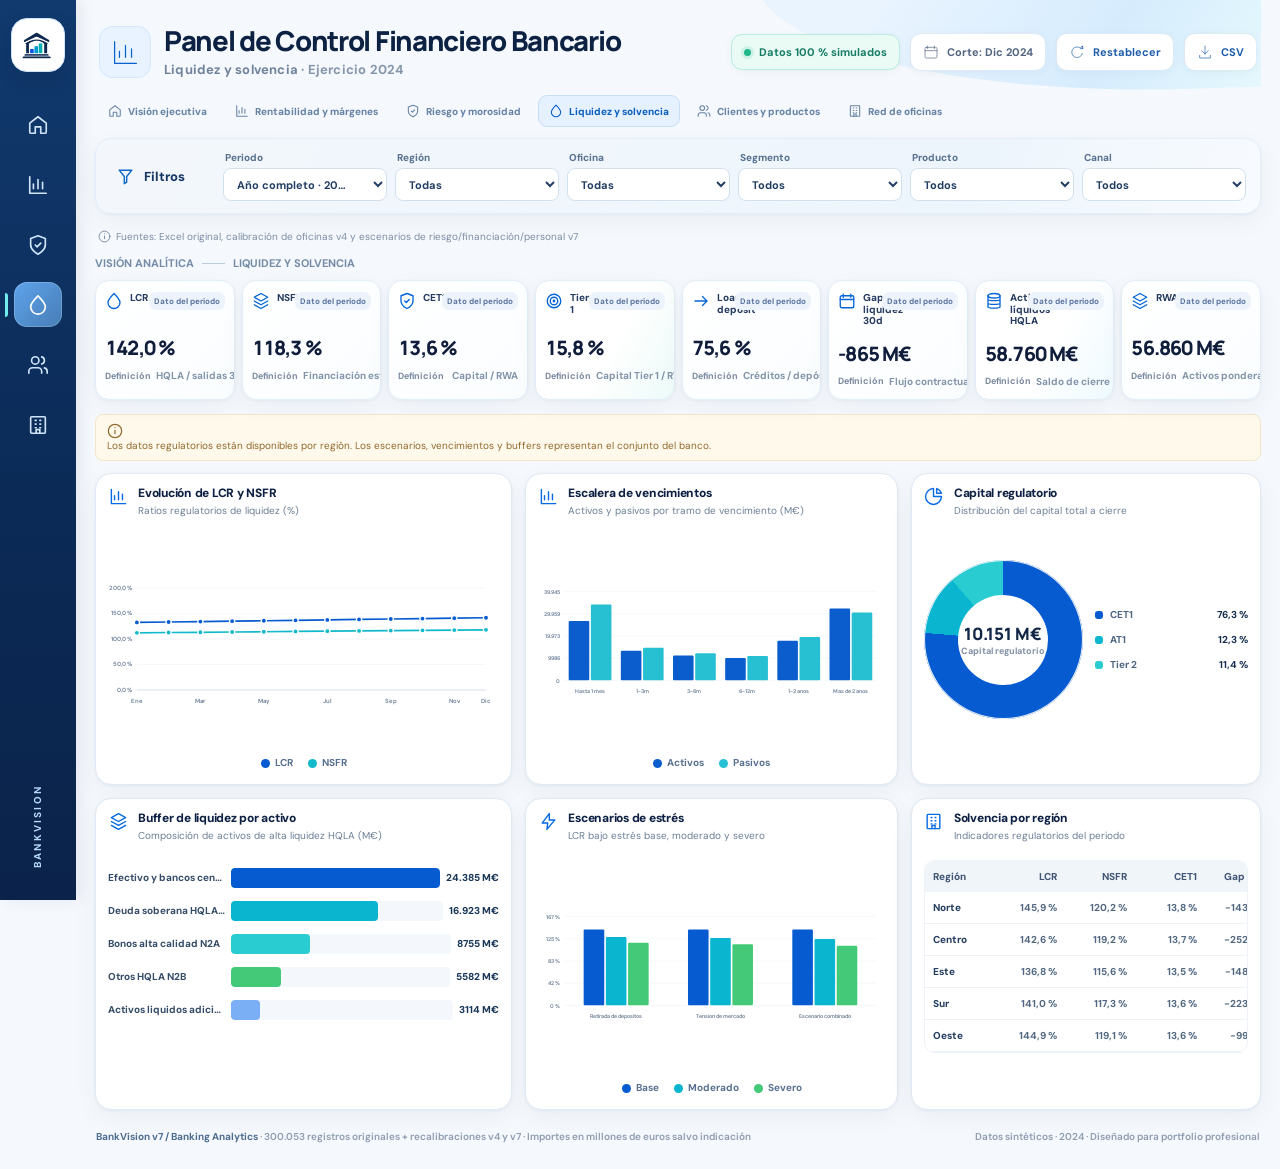
<file: _offline_liquidity.html>
<!doctype html><html lang="es"><head><meta charset="utf-8"><meta name="viewport" content="width=device-width, initial-scale=1"><style>@import url('https://fonts.googleapis.com/css2?family=DM+Sans:wght@400;500;600;700;800&family=Manrope:wght@400;500;600;700;800&display=swap');
:root{--ink:#122747;--sub:#6e8099;--border:#e6edf6;--line:#e9eef5;--blue:#075bca;--cyan:#14b7cc;--teal:#0cb4b4;--green:#39c77c;--pale:#f5f9ff;--white:#fff;--shadow:0 8px 26px rgba(25,65,110,.042),0 1px 3px rgba(25,65,110,.06)}
*{box-sizing:border-box}html{scroll-behavior:smooth}body{margin:0;color:var(--ink);background:#f5f8fc;font-family:'DM Sans',sans-serif;font-size:13px}button,select,input{font:inherit}button{cursor:pointer}button:disabled{cursor:not-allowed;opacity:.5}select{cursor:pointer}a{color:inherit}svg{display:block}#app{min-height:100vh}.boot{min-height:100vh;display:flex;flex-direction:column;align-items:center;justify-content:center;gap:16px;font-weight:600;color:#657c96}.boot-logo{width:82px;height:82px;display:grid;place-items:center;border-radius:22px;background:#fff;box-shadow:0 12px 25px #0e62b82d}.boot-logo img{width:66px;height:66px;object-fit:contain}.boot-spin{width:26px;height:26px;border-radius:50%;border:3px solid #d8e7f8;border-top-color:#0874d8;animation:spin 1s linear infinite}@keyframes spin{to{transform:rotate(360deg)}}
.app-shell{display:grid;grid-template-columns:76px minmax(0,1fr);min-height:100vh}.sidebar{background:linear-gradient(180deg,#113a6e 0%,#0b2a56 56%,#0b234a 100%);min-height:100vh;position:sticky;top:0;align-self:start;height:100vh;display:flex;flex-direction:column;align-items:center;gap:8px;padding:18px 9px;z-index:50;color:#fff;box-shadow:5px 0 15px rgba(5,35,82,.07);overflow-y:auto;overflow-x:hidden;scrollbar-width:thin;scrollbar-color:#497aa8 transparent}.side-brand{flex:0 0 54px;width:54px;height:54px;background:#fff;border:1px solid #cce3fa;border-radius:16px;display:grid;place-items:center;margin:0 0 22px;padding:4px;box-shadow:0 8px 18px #00173524;transition:transform .2s,box-shadow .2s}.side-brand:hover{transform:translateY(-2px);box-shadow:0 12px 24px #00173536}.side-brand img{display:block;width:100%;height:100%;object-fit:contain}.side-nav{display:flex;flex-direction:column;align-items:center;gap:15px;width:100%}.side-item{width:48px;height:45px;border:0;background:transparent;color:#d0e4f9;display:grid;place-items:center;border-radius:13px;position:relative;transition:.2s ease}.side-item:hover{background:#ffffff1c;color:white}.side-item.active{background:linear-gradient(135deg,#5ea3eb,#477db6);box-shadow:inset 0 0 0 1px #ffffff30;color:white}.side-item.active::before{content:"";position:absolute;left:-9px;height:24px;width:3px;background:#71eeec;border-radius:0 3px 3px 0}.side-item svg{width:22px;height:22px;stroke-width:1.8}.sidebar-bottom{margin-top:auto;display:grid;place-items:center;width:100%;padding:20px 0 14px;flex:0 0 auto}.side-mini{writing-mode:vertical-rl;transform:rotate(180deg);font-size:10px;color:#b4d8f6;white-space:nowrap;margin:0;line-height:1;font-weight:800;letter-spacing:2.2px}
.main{min-width:0;padding:0 26px 26px;max-width:1880px;width:100%;margin:0 auto}.header{min-height:95px;padding:20px 4px 11px;display:flex;align-items:center;justify-content:space-between;gap:15px;position:relative;overflow:hidden}.header::after{content:"";position:absolute;z-index:-1;right:-15px;top:-55px;width:520px;height:150px;background:linear-gradient(120deg,#e9f4ff 25%,#d6ecfd 68%,#e6f9fd);border-radius:0 0 0 85%;transform:rotate(-2deg)}.heading{display:flex;align-items:center;gap:13px;min-width:0}.heading-mark{width:52px;height:52px;background:#e8f3ff;color:#0862cc;display:grid;place-items:center;border-radius:14px;box-shadow:0 0 0 1px #d6e8ff inset}.heading-mark svg{width:29px;height:29px}.heading h1{font-family:Manrope,Arial,sans-serif;font-size:clamp(21px,2.15vw,31px);letter-spacing:-1.3px;line-height:1.08;margin:0 0 5px;font-weight:800;color:#0d2243}.heading p{color:#71839b;font-size:13px;margin:0;font-weight:700;letter-spacing:.2px}.top-right{display:flex;align-items:center;gap:10px;flex-wrap:wrap;justify-content:flex-end}.update-pill,.simulation-pill,.icon-btn{display:flex;align-items:center;gap:8px;border:1px solid #dde9f5;background:#fff;border-radius:11px;padding:10px 12px;color:#516580;white-space:nowrap;font-size:11px;font-weight:700;box-shadow:0 2px 8px #1c47700b}.simulation-pill{border:1px solid #b9ebde;background:#eafaf5;color:#167d65}.sim-dot{width:7px;height:7px;background:#20b788;border-radius:50%;box-shadow:0 0 0 3px #21b78824}.icon-btn{cursor:pointer;color:#1c5caa;background:white}.icon-btn:hover{border-color:#9bbce8;background:#f7fbff}.icon{width:19px;height:19px;vertical-align:middle;stroke-width:1.8;flex-shrink:0}.icon-sm{width:16px;height:16px}.icon-lg{width:24px;height:24px}
.filter-panel{display:grid;grid-template-columns:125px repeat(6,minmax(0,1fr));align-items:center;gap:8px;padding:12px 14px;background:linear-gradient(115deg,#f3f7fc,#edf5fc 75%,#f8fbff);border:1px solid #e3eefa;border-radius:16px;margin-bottom:16px;box-shadow:var(--shadow)}.filter-title{display:flex;align-items:center;gap:9px;font-weight:800;color:#163765;padding-left:6px;font-size:13px}.filter-title svg{color:#0b67c8}.filter-item{min-width:0}.filter-item label{font-size:10px;font-weight:800;color:#59728f;margin:0 0 4px 2px;display:block;white-space:nowrap;overflow:hidden;text-overflow:ellipsis}.filter-select{display:block;width:100%;border:1px solid #d2e0ee;border-radius:8px;background:white;padding:7px 19px 7px 9px;color:#233e63;outline:none;min-height:33px;font-size:11px;font-weight:700;text-overflow:ellipsis}.filter-select:focus{border-color:#217ad7;box-shadow:0 0 0 3px #2375ca20}.data-scope{display:flex;gap:8px;align-items:center;color:#7c8da4;font-size:10px;margin:0 0 13px 3px;flex-wrap:wrap}.scope-divider{height:4px;width:4px;background:#c6d3e2;border-radius:50%}.scope-info{display:flex;gap:5px;align-items:center}.scope-info svg{width:13px;height:13px}
.kpi-grid{display:grid;grid-template-columns:repeat(8,minmax(0,1fr));gap:10px;margin-bottom:14px}.kpi-card{background:linear-gradient(135deg,#fff 0%,#fafdff 100%);border:1px solid #e3edf7;box-shadow:var(--shadow);border-radius:14px;padding:13px 12px 11px;min-width:0;position:relative;overflow:hidden;transition:transform .18s,box-shadow .18s}.kpi-card:hover{transform:translateY(-2px);box-shadow:0 11px 22px #21456c15}.kpi-card:nth-child(4){background:linear-gradient(120deg,#fff 55%,#ecfbf8)}.kpi-card:nth-child(7){background:linear-gradient(120deg,#fff 55%,#eefaff)}.kpi-top{display:flex;justify-content:space-between;align-items:start;gap:4px;min-height:29px}.kpi-label-wrap{display:flex;align-items:start;gap:7px;min-width:0}.kpi-icon{color:#0566d8;flex:0 0 auto}.kpi-icon svg{width:18px;height:18px}.kpi-label{font-size:10px;line-height:1.16;color:#263c60;font-weight:800;max-width:125px}.kpi-badge{font-size:9px;border-radius:7px;padding:4px 5px;white-space:nowrap;font-weight:800;display:inline-flex;align-items:center;gap:3px}.kpi-badge.good{color:#18825b;background:#e6f8eb}.kpi-badge.warn{color:#bb7a15;background:#fff2d9}.kpi-badge.neutral{color:#5e77a4;background:#edf3fb}.kpi-value{font-family:Manrope,Arial,sans-serif;font-size:clamp(15px,1.55vw,24px);font-weight:800;color:#101d3b;letter-spacing:-.8px;margin:13px 0 8px;white-space:nowrap;overflow:hidden;text-overflow:ellipsis;font-variant-numeric:tabular-nums}.kpi-bottom{display:flex;align-items:center;justify-content:space-between;gap:5px;font-size:9px;color:#7a899f;font-weight:700}.kpi-bottom strong{color:#0b9968;font-size:10px;white-space:nowrap}.kpi-note{color:#778ca8;font-size:9px;margin-top:1px}.dash-grid{display:grid;grid-template-columns:1.12fr 1fr .94fr;gap:13px;align-items:stretch}.panel{min-width:0;background:white;border:1px solid #e0e9f4;border-radius:16px;box-shadow:var(--shadow);padding:15px 16px 13px;position:relative;overflow:hidden;min-height:275px}.panel.tall{min-height:300px}.panel.wide2{grid-column:span 2}.panel.full{grid-column:1/-1}.panel-head{display:flex;align-items:start;gap:10px;margin-bottom:12px;min-height:37px}.panel-icon{color:#086be3;display:grid;place-items:center;margin-top:1px;flex:0 0 20px}.panel-icon svg{width:19px;height:19px}.panel-title{font-size:14px;line-height:1.23;font-weight:800;color:#0d2043;letter-spacing:-.25px;margin:0}.panel-sub{font-size:10px;color:#6c7f96;line-height:1.3;margin:3px 0 0}.panel-body{width:100%;min-width:0}.panel-foot{font-size:10px;color:#93a1b2;margin-top:8px}.chart-wrap{position:relative;width:100%;height:216px;overflow:hidden}.chart-wrap svg{width:100%;height:100%;overflow:visible}.scatter-wrap{height:240px;overflow:visible}.scatter-dot{cursor:pointer;outline:none}.scatter-dot circle{transition:stroke-width .15s,filter .15s}.scatter-dot:hover circle,.scatter-dot:focus circle{stroke:#153d69;stroke-width:3.2;filter:drop-shadow(0 3px 4px #2c6fa746)}.scatter-detail{opacity:0;pointer-events:none;transition:opacity .12s}.scatter-dot:hover .scatter-detail,.scatter-dot:focus .scatter-detail{opacity:1}.scatter-detail-title{font-family:Manrope,Arial,sans-serif;font-size:10px;fill:#fff;font-weight:800}.scatter-detail-value{font-family:DM Sans,Arial,sans-serif;font-size:9px;fill:#a6e6f5;font-weight:700}.chart-ticks{font-size:10px;fill:#6b7e98;font-family:'DM Sans',sans-serif;font-weight:600}.chart-grid{stroke:#edf2f7;stroke-width:1}.chart-axis{stroke:#ccd7e5;stroke-width:1}.chart-title{font-size:11px;fill:#384c68;font-weight:700}.chart-label{font-family:'DM Sans',sans-serif;font-size:9px;fill:#304766;font-weight:700}.chart-line{fill:none;stroke-width:2.8;stroke-linecap:round;stroke-linejoin:round}.chart-node{stroke:white;stroke-width:2.2;cursor:crosshair}.chart-node:hover{stroke:#102c52;stroke-width:3.5}.legend{display:flex;align-items:center;justify-content:center;gap:15px;flex-wrap:wrap;margin:5px auto 3px;font-size:10px;font-weight:700;color:#58708f}.legend i{display:inline-block;width:9px;height:9px;border-radius:50%;margin-right:5px;vertical-align:middle}.bar-list{display:flex;flex-direction:column;gap:13px;padding:8px 0 2px}.bar-item{display:grid;grid-template-columns:minmax(95px,30%) minmax(0,1fr) auto;align-items:center;gap:10px;font-size:11px}.bar-item-label{color:#344b67;font-weight:700;white-space:nowrap;overflow:hidden;text-overflow:ellipsis}.bar-track{height:20px;background:#f4f7fc;border-radius:4px;overflow:hidden;position:relative;min-width:0}.bar-fill{height:100%;min-width:2px;border-radius:3px 4px 4px 3px;transition:width .4s;cursor:pointer}.bar-fill:hover{filter:brightness(.91)}.bar-value{font-size:10px;color:#193757;font-weight:800;white-space:nowrap;font-variant-numeric:tabular-nums}.delta-tag{font-size:10px;color:#249469;background:#e8f8ee;padding:3px 6px;border-radius:7px;white-space:nowrap;font-weight:800}.donut-layout{display:flex;align-items:center;gap:18px;justify-content:center;min-height:210px}.donut{width:min(200px,49%);aspect-ratio:1;border-radius:50%;position:relative;flex:none;box-shadow:inset 0 0 0 1px #eef2f8;transition:transform .3s}.donut:hover{transform:scale(1.035)}.donut-hole{position:absolute;inset:23%;border-radius:50%;background:white;display:flex;flex-direction:column;align-items:center;justify-content:center;text-align:center;box-shadow:0 0 0 2px #fff}.donut-hole b{font-size:17px;font-family:Manrope,sans-serif;font-weight:800;white-space:nowrap}.donut-hole span{font-size:9px;color:#8291a5;font-weight:700}.donut-legend{display:grid;gap:12px;flex:1;min-width:0}.donut-legend-item{display:flex;gap:7px;align-items:center;font-size:10px;color:#4d6581;font-weight:700;min-width:0}.donut-legend-item i{width:8px;height:8px;border-radius:3px;flex:none}.donut-legend-item span{overflow:hidden;text-overflow:ellipsis;white-space:nowrap}.donut-legend-item b{margin-left:auto;color:#152d4e;font-variant-numeric:tabular-nums;font-size:10px}.donut-legend-item.clickable{cursor:pointer;border-radius:6px;padding:4px;margin:-4px}.donut-legend-item.clickable:hover{background:#eef7ff}.funnel-body{display:grid;grid-template-columns:50% 1fr;gap:12px;padding:3px 0}.funnel-shapes{display:flex;flex-direction:column;align-items:center;gap:4px;padding-top:3px}.funnel-stage{height:46px;width:100%;clip-path:polygon(0 0,100% 0,90% 100%,10% 100%);display:grid;place-items:center;font-size:16px;color:white;font-family:Manrope,sans-serif;font-weight:800;text-shadow:0 1px 1px #0003}.funnel-stage:nth-child(2){width:87%}.funnel-stage:nth-child(3){width:75%}.funnel-stage:nth-child(4){width:62%}.funnel-steps{display:flex;flex-direction:column;justify-content:space-around;gap:5px}.funnel-step{display:grid;grid-template-columns:9px 1fr auto;gap:6px;align-items:center;font-size:10px;min-width:0}.funnel-step i{width:8px;height:8px;border-radius:50%}.funnel-step .funnel-name{font-weight:700;color:#667890}.funnel-step b{white-space:nowrap;font-weight:800;color:#1b3150}.funnel-step small{font-size:9px;color:#20a271;grid-column:2 / -1;text-align:right}
.tbl-wrap{overflow:auto;border-radius:10px;border:1px solid #eef3f9;max-height:230px}.tbl-wrap::-webkit-scrollbar{width:7px;height:7px}.tbl-wrap::-webkit-scrollbar-thumb{background:#c9d7e6;border-radius:12px}.data-table{width:100%;border-collapse:collapse;white-space:nowrap;min-width:420px;font-size:10px}.data-table thead th{background:#f0f5fa;color:#415575;padding:9px 8px;text-align:right;font-weight:800;position:sticky;top:0;z-index:1}.data-table thead th:first-child{text-align:left}.data-table td{padding:9px 8px;border-bottom:1px solid #eef2f7;text-align:right;font-weight:700;color:#516780}.data-table td:first-child{text-align:left;color:#253e60;font-weight:800}.data-table tbody tr:hover{background:#f6fbff}.data-table tbody tr.total-row{background:#e4f8f6}.data-table tbody tr.total-row td{font-weight:800;color:#154d66}.click-row{cursor:pointer}.data-table .neg{color:#d25c55}.data-table .good{color:#19a26b}.heat-table{width:100%;border-spacing:3px;border-collapse:separate;font-size:9px}.heat-table th{padding:5px 2px;font-weight:800;color:#58708f;text-align:center}.heat-table th:first-child{text-align:left}.heat-table td{padding:7px 3px;text-align:center;border-radius:4px;font-weight:800;white-space:nowrap;cursor:default}.heat-table td:first-child{text-align:left;color:#304767;background:white!important;min-width:55px}.heat-table td[data-region]{cursor:pointer}.heat-table td[data-region]:hover{outline:2px solid #0784dc}.heat-legend{display:flex;align-items:center;justify-content:center;gap:7px;margin:9px 0 2px;color:#8795aa;font-size:9px}.heat-gradient{width:110px;height:8px;border-radius:8px;background:linear-gradient(90deg,#e3f7eb,#78dfd4,#2687d9,#1256b9)}
.waterfall{height:215px}.waterfall svg{width:100%;height:100%}.water-label{font-size:10px;fill:#43607f;font-family:'DM Sans',sans-serif;font-weight:700}.water-value{font-size:11px;fill:#132e52;font-family:'DM Sans',sans-serif;font-weight:800}.score-row{display:grid;grid-template-columns:1fr auto;align-items:center;padding:7px 2px;border-bottom:1px solid #eff3f9;font-size:11px}.score-row:last-child{border:0}.score-row .label{color:#678099}.score-row .value{font-weight:800;font-size:12px}.split-insight{display:grid;grid-template-columns:1fr 1fr;gap:10px}.insight-mini{border:1px solid #e6eef7;background:#f9fbff;padding:11px;border-radius:11px}.insight-mini .top{color:#7b91aa;font-weight:700;font-size:10px}.insight-mini b{display:block;font-size:18px;margin:7px 0 1px;font-family:Manrope,sans-serif}.insight-mini small{font-size:9px;color:#1d9a75;font-weight:800}.insights{display:flex;flex-direction:column;gap:10px;padding:4px 0}.insight-item{display:flex;gap:8px;align-items:flex-start;color:#465d77;font-weight:600;font-size:11px;line-height:1.5}.insight-item svg{color:#20b98c;margin-top:1px;flex:none}.story-card{background:linear-gradient(120deg,#f0fcf8,#f7fbff);border:1px solid #d7f2ec}.mini-pill{padding:3px 7px;border-radius:7px;font-weight:800;font-size:10px;background:#e7f9ec;color:#1c956c}.section-eyebrow{display:flex;align-items:center;gap:8px;margin:0 0 10px;color:#758ba6;font-size:11px;font-weight:700}.section-eyebrow span{width:23px;height:1px;background:#bdcbdb}.footer{display:flex;justify-content:space-between;gap:15px;align-items:center;color:#8e9cb1;font-size:10px;font-weight:600;padding:20px 1px 0;flex-wrap:wrap}.footer strong{color:#4d6d90}.button-link{border:0;background:none;text-decoration:underline;color:#0b76ce;padding:2px;font-weight:700;font-size:10px}.tag{padding:3px 7px;border-radius:6px;background:#eff6fc;color:#3274b5;font-weight:800;font-size:10px}.empty{display:grid;place-items:center;min-height:180px;text-align:center;color:#849ab1;font-weight:700}.data-scope-warning{background:#fff9eb;border:1px solid #f4e5c7;color:#91682d;padding:8px 11px;border-radius:8px;font-size:10px;margin:0 0 12px}.toast{position:fixed;bottom:24px;right:24px;border-radius:12px;background:#123862;color:white;box-shadow:0 12px 35px #0c30565c;padding:13px 18px;font-weight:700;font-size:12px;z-index:100;animation:rise .2s ease}@keyframes rise{from{transform:translateY(14px);opacity:0}to{transform:translateY(0);opacity:1}}#floating-tooltip{display:none;position:fixed;z-index:200;pointer-events:none;padding:9px 12px;border-radius:10px;background:#142f53;color:white;font-size:11px;font-weight:700;box-shadow:0 10px 25px #18355345;max-width:250px}.muted{color:#8696aa}.accent{color:#0b83bd}.region-tiles{display:grid;grid-template-columns:repeat(5,1fr);gap:9px;margin-top:5px}.region-tile{border:1px solid #e0ebf5;border-radius:11px;padding:12px;background:linear-gradient(145deg,#f7fbff,#fff);min-width:0;cursor:pointer}.region-tile:hover{border-color:#64b4e7}.region-tile .stripe{height:5px;border-radius:5px;margin-bottom:8px}.region-tile strong{display:block;font-size:12px}.region-tile .num{font-size:21px;font-weight:800;margin-top:3px;font-family:Manrope,sans-serif;color:#15476f}.region-tile span{display:block;font-size:9px;color:#8292a8;margin-top:4px}
@media(max-width:1510px){.main{padding-left:19px;padding-right:19px}.filter-panel{grid-template-columns:105px repeat(6,minmax(0,1fr))}.kpi-grid{gap:7px}.kpi-card{padding:11px 9px}.kpi-badge{font-size:8px}.panel{padding:12px}.panel-title{font-size:12px}.donut-layout{gap:12px}.bar-item{gap:6px;font-size:10px}.bar-item-label{font-size:10px}}
@media(max-width:1160px){.kpi-grid{grid-template-columns:repeat(4,minmax(0,1fr))}.dash-grid{grid-template-columns:1fr 1fr}.panel{min-height:280px}.filter-panel{grid-template-columns:repeat(3,1fr)}.filter-title{grid-column:1/-1}.panel.wide2{grid-column:span 2}.heading h1{font-size:22px}.top-right .update-pill{display:none}}
@media(max-width:790px){.app-shell{grid-template-columns:1fr}.sidebar{height:auto;min-height:auto;width:100%;position:sticky;top:0;flex-direction:row;justify-content:space-between;padding:8px 12px;z-index:80}.side-brand{flex-basis:42px;width:42px;height:42px;margin:0;border-radius:11px;padding:3px}.side-nav{flex-direction:row;gap:2px;width:auto}.side-item{width:36px;height:37px;border-radius:8px}.side-item svg{width:18px;height:18px}.side-item.active::before{display:none}.sidebar-bottom{display:none}.main{padding:0 12px 24px}.header{padding-top:17px;align-items:start;flex-direction:column}.heading h1{font-size:21px}.heading-mark{width:43px;height:43px}.top-right{width:100%;justify-content:flex-start}.filter-panel{grid-template-columns:repeat(2,minmax(0,1fr));gap:10px}.kpi-grid{grid-template-columns:repeat(2,minmax(0,1fr));gap:8px}.dash-grid{grid-template-columns:1fr;gap:10px}.panel,.panel.wide2,.panel.full{grid-column:1}.kpi-value{font-size:22px}.region-tiles{grid-template-columns:repeat(2,1fr)}.data-scope{margin-bottom:8px}}
@media(max-width:420px){.side-item{width:32px}.side-nav{gap:0}.heading h1{font-size:19px}.heading p{font-size:11px}.filter-panel{padding:10px}.filter-select{font-size:10px}.donut{width:44%}.donut-layout{gap:8px}.donut-legend-item{font-size:9px}.funnel-stage{font-size:13px}.funnel-step{font-size:9px}}
@media print{.sidebar,.filter-panel,.data-scope,.icon-btn{display:none!important}.app-shell{display:block}.main{padding:0}.panel,.kpi-card{break-inside:avoid;box-shadow:none}.dash-grid{grid-template-columns:1fr 1fr}.header{min-height:auto}.footer{display:none}}
.page-tabs{display:flex;gap:6px;align-items:center;overflow:auto;padding:0 2px 11px;scrollbar-width:thin}.page-tab{display:inline-flex;align-items:center;gap:6px;white-space:nowrap;background:transparent;color:#6783a5;border:1px solid transparent;border-radius:9px;padding:8px 10px;font-size:10px;font-weight:800;transition:.15s}.page-tab:hover{color:#1261b8;background:#eaf3ff}.page-tab.active{color:#0c5fbf;background:#e6f1ff;border-color:#c8def5}.page-tab svg{width:14px;height:14px}.page-tab.active svg{color:#075ac7}
@media(max-width:790px){.page-tabs{padding-bottom:8px}.page-tab{font-size:10px;padding:7px 8px}}

/* Audit v3: detailed credit, deposit and investment reconciliation */
.product-breakdowns{display:grid;gap:15px}.product-section{border-bottom:1px solid #e7eef6;padding:0 0 11px}.product-section:last-child{border-bottom:0;padding-bottom:0}.product-section-head{display:flex;justify-content:space-between;gap:12px;align-items:center;margin:0 0 8px;font-size:11px;color:#193b5f}.product-section-head span{color:#0a65bc;font-weight:800;white-space:nowrap}.product-breakdowns .bar-list{gap:6px}.product-breakdowns .bar-item{grid-template-columns:minmax(90px,1.4fr) minmax(60px,2.1fr) minmax(70px,.9fr);font-size:9px}.product-breakdowns .bar-item-label{font-size:9px}.product-breakdowns .bar-value{font-size:9px}.reconciliation{color:#1e976f;font-size:9px;font-weight:800;margin-top:5px;text-align:right}.reconciliation.mismatch{color:#c77f30}.product-panel{align-self:start}.scatter-dot circle{transition:stroke-width .16s,r .16s}.scatter-dot:focus-visible circle,.scatter-dot:hover circle{stroke:#173d68;stroke-width:3.5}.data-table th{white-space:normal;min-width:65px}

/* v4: always-visible, keyboard-accessible labels for the five segment scatters. */
.scatter-index{font:800 9px Manrope,Arial,sans-serif;fill:#fff;pointer-events:none}
.scatter-key{display:grid;grid-template-columns:repeat(2,minmax(0,1fr));gap:6px 12px;margin:6px 0 4px;padding:6px 0;border-top:1px solid #edf2f8}
.scatter-key-item{display:flex;align-items:center;gap:5px;min-width:0;font-size:10px;line-height:1.25;color:#294364;font-weight:700;border-radius:6px;padding:3px 4px}
.scatter-key-item[data-segment]{cursor:pointer}
.scatter-key-item:hover{background:#f0f7fd}
.scatter-key-item span{flex:1;min-width:0;overflow:hidden;text-overflow:ellipsis;white-space:nowrap}
.scatter-key-item small{font-size:9px;color:#6e859d;white-space:nowrap}
.scatter-key-marker{height:17px;width:17px;flex:0 0 17px;border-radius:50%;display:grid;place-items:center;color:white;font-size:9px}
.product-scale-note{color:#6c82a0;font-size:10px;line-height:1.4;margin:0 0 7px}
@media(max-width:650px){.scatter-key{grid-template-columns:1fr}.scatter-key-item small{margin-left:auto}}


/* v5: executive view — compact product filter and full-height commercial analysis. */
.product-panel{align-self:stretch}
.product-panel .panel-head{margin-bottom:8px}
.product-chart-layout{display:flex;flex-direction:column;gap:9px;min-height:0}
.product-controls{display:grid;grid-template-columns:minmax(0,0.85fr) minmax(0,1.15fr);gap:8px;align-items:end}
.product-filter{display:flex;flex-direction:column;gap:4px;min-width:0;font-size:10px;color:#536e8a;font-weight:800}
.product-filter-select,.office-table-controls select{width:100%;min-width:0;max-width:100%;border:1px solid #cddfee;background:#f9fcff;color:#15375d;padding:8px 25px 8px 9px;border-radius:9px;font-size:11px;font-weight:700;outline-offset:2px}
.product-filter-select:focus-visible,.office-table-controls select:focus-visible{outline:2px solid #1887e1;border-color:#1887e1}
.product-scroll-region{min-height:185px;max-height:250px;overflow-y:auto;overflow-x:hidden;scrollbar-width:thin;scrollbar-color:#b9d4e9 transparent;padding-right:5px;border-bottom:1px solid #edf3f9}
.product-scroll-region:focus-visible{outline:2px solid #54a8e8;border-radius:5px}
.product-breakdowns{gap:12px}
.product-section{padding-bottom:9px}
.product-section .bar-list{padding-top:3px;padding-bottom:3px}
.product-chart-footer{display:flex;align-items:center;gap:6px;font-size:10px;font-weight:700;color:#7d8fa7}
.product-chart-footer svg{color:#4c8bca}
.product-empty{min-height:100px;display:grid;place-items:center;text-align:center;font-weight:700;font-size:11px;color:#7d8fa7}
.executive-funnel-panel,.executive-office-panel{display:flex;flex-direction:column;min-height:395px}
.executive-funnel-panel .panel-body,.executive-office-panel .panel-body{display:flex;flex-direction:column;flex:1;min-height:0}
.executive-funnel-panel .panel-body>.funnel-layout{flex:1}
.funnel-layout.funnel-expanded{display:flex;flex-direction:column;min-height:300px;gap:12px}
.funnel-expanded .funnel-body{flex:1;display:grid;grid-template-columns:minmax(0,56%) minmax(0,1fr);gap:14px;min-height:255px;padding:3px 0;align-items:stretch}
.funnel-expanded .funnel-shapes{display:grid;grid-template-rows:repeat(4,minmax(0,1fr));gap:7px;padding-top:0;align-items:stretch}
.funnel-expanded .funnel-stage{height:100%;min-height:48px;max-height:none;font-size:clamp(14px,1.2vw,18px)}
.funnel-expanded .funnel-steps{display:grid;grid-template-rows:repeat(4,minmax(0,1fr));gap:7px}
.funnel-expanded .funnel-step{grid-template-columns:8px minmax(0,1fr);gap:2px 7px;align-content:center;padding:3px 0;font-size:11px}
.funnel-expanded .funnel-step b{grid-column:2;grid-row:2;justify-self:start;font-size:clamp(12px,1.05vw,16px)}
.funnel-expanded .funnel-step small{grid-column:2;text-align:left;font-size:10px;white-space:normal}
.funnel-conversion-total{display:flex;align-items:center;justify-content:space-between;gap:8px;background:linear-gradient(95deg,#effaf9,#eff5ff);padding:11px 13px;border:1px solid #d6ecf2;border-radius:10px}
.funnel-conversion-total span{color:#486783;font-size:11px;font-weight:700}
.funnel-conversion-total strong{font-family:Manrope,sans-serif;font-size:17px;color:#087cb7;white-space:nowrap}
.executive-office-layout{display:flex;flex:1;flex-direction:column;gap:9px;min-height:0}
.office-table-controls{display:grid;grid-template-columns:minmax(0,1.1fr) minmax(0,.9fr);gap:8px}
.office-table-controls label{display:flex;flex-direction:column;gap:4px;font-size:10px;font-weight:800;color:#56718c;min-width:0}
.executive-office-layout .tbl-wrap{flex:1;max-height:322px;min-height:225px;overflow:auto;border:1px solid #e1ebf7;border-radius:9px}
.executive-office-layout .data-table{min-width:630px;font-size:10px}
.executive-office-layout .data-table th{position:sticky;top:0;background:#eaf2fb;z-index:3}
.executive-office-layout .data-table th,.executive-office-layout .data-table td{padding:12px 10px}
.office-table-status{display:flex;align-items:center;gap:6px;color:#7189a2;font-size:10px;font-weight:700}
.office-table-status svg{color:#3678b8;flex:none}
@media(max-width:1160px){.executive-funnel-panel,.executive-office-panel{min-height:370px}.product-scroll-region{max-height:260px}}
@media(max-width:790px){.executive-funnel-panel,.executive-office-panel{min-height:390px}.product-scroll-region{max-height:330px}}
@media(max-width:430px){.product-controls{grid-template-columns:1fr}.funnel-expanded .funnel-body{grid-template-columns:52% minmax(0,1fr);gap:8px}.funnel-expanded .funnel-step{font-size:10px}.funnel-expanded .funnel-step b{font-size:12px}.funnel-conversion-total strong{font-size:15px}}

/* BankVision v8 · embudo a altura completa, sin centrar un bloque de altura fija.
   La misma malla de cuatro filas controla trapecios y sus métricas. */
.executive-funnel-panel .panel-head{flex:0 0 auto}
.executive-funnel-panel .panel-body{
  display:flex;
  flex:1 1 auto;
  flex-direction:column;
  justify-content:stretch;
  align-items:stretch;
  min-height:0;
}
.executive-funnel-panel .funnel-layout.funnel-expanded{
  display:flex;
  flex:1 1 auto;
  flex-direction:column;
  justify-content:stretch;
  width:100%;
  max-width:none;
  min-height:0;
  margin:0;
  gap:12px;
}
.executive-funnel-panel .funnel-expanded .funnel-body{
  display:grid;
  flex:1 1 0%;
  grid-template-columns:minmax(0,54%) minmax(0,1fr);
  gap:14px;
  align-items:stretch;
  height:auto;
  min-height:0;
  padding:0;
}
.executive-funnel-panel .funnel-expanded .funnel-shapes,
.executive-funnel-panel .funnel-expanded .funnel-steps{
  display:grid;
  height:100%;
  grid-template-rows:repeat(4,minmax(0,1fr));
  gap:8px;
  min-height:0;
  padding:0;
  align-items:stretch;
}
.executive-funnel-panel .funnel-expanded .funnel-stage{
  display:grid;
  place-items:center;
  height:100%;
  min-height:48px;
  max-height:none;
  font-size:clamp(13px,1.1vw,18px);
}
.executive-funnel-panel .funnel-expanded .funnel-step{
  align-self:stretch;
  align-content:center;
  grid-template-columns:9px minmax(0,1fr);
  gap:2px 7px;
  min-height:0;
  padding:0;
}
.executive-funnel-panel .funnel-conversion-total{
  flex:0 0 auto;
  min-height:48px;
}
/* Auditoría de ROE: capital que pondera cada punto y puente de márgenes visibles. */
.finance-breakdown{display:grid;grid-template-columns:repeat(4,minmax(0,1fr));gap:10px;margin:10px 0 14px}
.finance-breakdown>div{display:flex;flex-direction:column;justify-content:center;gap:4px;background:#f8fbff;border:1px solid #dbeaf7;border-radius:10px;padding:10px 12px;min-width:0}
.finance-breakdown span{font-size:10px;line-height:1.2;font-weight:700;color:#637d9a}
.finance-breakdown strong{font-family:Manrope,Arial,sans-serif;color:#164779;font-size:13px;font-weight:800;overflow-wrap:anywhere}
.scatter-key-item{display:grid;grid-template-columns:17px minmax(0,1fr);grid-template-rows:auto auto auto;gap:3px 6px;align-items:center;min-width:0}
.scatter-key-item .scatter-key-marker{grid-column:1;grid-row:1 / 4;align-self:start}
.scatter-key-item span{grid-column:2;grid-row:1;min-width:0;white-space:normal;overflow:visible;line-height:1.2}
.scatter-key-item small{grid-column:2;grid-row:2;font-size:9px;white-space:normal}
.scatter-key-item em{grid-column:2;grid-row:3;color:#0b7795;font-style:normal;font-size:9px;font-weight:700;overflow-wrap:anywhere}
.roe-reconciliation{display:flex;flex-wrap:wrap;gap:5px 9px;align-items:center;font-size:10px;color:#58718f;border-top:1px solid #e7eff7;padding:8px 3px}
.roe-reconciliation strong{color:#124d81;font-weight:800}
.segment-details{border-top:1px dashed #dceaf5;padding-top:4px}
.segment-details summary{font-size:10px;font-weight:800;color:#0b75b4;cursor:pointer;padding:5px 3px;outline-offset:2px}
.segment-details .tbl-wrap{margin-top:7px;max-height:270px;overflow:auto}
.segment-details .data-table{font-size:9px;min-width:760px}
.segment-details .data-table td,.segment-details .data-table th{padding:8px 6px}
.segment-details-note{font-size:9px;line-height:1.5;color:#617c97;margin:8px 4px}
@media(max-width:1160px){.finance-breakdown{grid-template-columns:repeat(2,minmax(0,1fr))}}
@media(max-width:650px){.finance-breakdown{grid-template-columns:1fr 1fr;gap:7px}.finance-breakdown>div{padding:8px}.finance-breakdown strong{font-size:11px}.executive-funnel-panel .funnel-expanded .funnel-body{grid-template-columns:minmax(0,52%) minmax(0,1fr);gap:8px}.executive-funnel-panel .funnel-expanded .funnel-stage{font-size:12px}.executive-funnel-panel .funnel-expanded .funnel-step{font-size:10px}.executive-funnel-panel .funnel-expanded .funnel-step b{font-size:12px}}

/* v7 · reconciled risk, fee margins, income attribution and real-size legend */
.finance-breakdown{grid-template-columns:repeat(3,minmax(0,1fr))}
.finance-breakdown small{font-size:9px;color:#7288a2;font-weight:600}
.capital-bridge-note{background:#f8fcff;border:1px solid #dce9f7;border-radius:10px;padding:8px 12px;margin:-6px 0 14px;color:#496580;font-size:11px;line-height:1.45}
.capital-bridge-note summary{font-weight:800;color:#0a6cb7;cursor:pointer}
.capital-bridge-note p{margin:7px 0 0}
.scatter-key-above{margin:2px 0 7px;border-top:0;border-bottom:1px solid #e6eff7;padding:2px 0 8px;grid-template-columns:repeat(2,minmax(0,1fr))}
.scatter-key-above .scatter-key-item{background:#f7fbff;border:1px solid #edf3f9;padding:5px 7px}
.scatter-key-above .scatter-key-item em{font-size:10px;color:#186c9e}
.risk-stage-cards{display:grid;grid-template-columns:repeat(3,minmax(0,1fr));gap:12px}
.risk-stage-cards>div{display:flex;flex-direction:column;gap:8px;padding:17px;border-radius:12px;border:1px solid #dfeaf7;background:#f7fbff}
.risk-stage-cards strong{font-size:14px;color:#105eb6}
.risk-stage-cards span{color:#4b617d;font-size:12px}
.risk-stage-cards b{color:#0c6577;font-size:14px}
.stage-recon{margin-top:12px;background:#ecf9f4;color:#1f7864;padding:12px;border-radius:9px;font-size:11px;font-weight:700}
.executive-office-layout .data-table{min-width:820px}
@media(max-width:1160px){.finance-breakdown{grid-template-columns:repeat(2,minmax(0,1fr))}}
@media(max-width:650px){.finance-breakdown{grid-template-columns:1fr 1fr}.risk-stage-cards{grid-template-columns:1fr}.scatter-key-above{grid-template-columns:1fr}}
</style></head><body><div id="app"><div class="app-shell"><aside class="sidebar" aria-label="Navegación principal"><button class="side-brand" type="button" data-page="executive" title="BankVision · Ir al inicio" aria-label="BankVision · Ir al inicio"><img src="[data-uri]" alt="" width="42" height="42" /></button><nav class="side-nav"><button type="button" class="side-item " data-page="executive" title="Visión ejecutiva" aria-label="Visión ejecutiva" ><svg class="icon" viewBox="0 0 24 24" fill="none" stroke="currentColor" stroke-linecap="round" stroke-linejoin="round" aria-hidden="true"><path d="m3 10 9-7 9 7v10a1 1 0 0 1-1 1h-5v-7H9v7H4a1 1 0 0 1-1-1z"/></svg></button><button type="button" class="side-item " data-page="profit" title="Rentabilidad y márgenes" aria-label="Rentabilidad y márgenes" ><svg class="icon" viewBox="0 0 24 24" fill="none" stroke="currentColor" stroke-linecap="round" stroke-linejoin="round" aria-hidden="true"><path d="M3 3v18h18"/><path d="M7 16v-5m5 5V6m5 10V9"/></svg></button><button type="button" class="side-item " data-page="risk" title="Riesgo y morosidad" aria-label="Riesgo y morosidad" ><svg class="icon" viewBox="0 0 24 24" fill="none" stroke="currentColor" stroke-linecap="round" stroke-linejoin="round" aria-hidden="true"><path d="M12 22s8-4 8-10V5l-8-3-8 3v7c0 6 8 10 8 10z"/><path d="m9 12 2 2 4-4"/></svg></button><button type="button" class="side-item active" data-page="liquidity" title="Liquidez y solvencia" aria-label="Liquidez y solvencia" aria-current="page"><svg class="icon" viewBox="0 0 24 24" fill="none" stroke="currentColor" stroke-linecap="round" stroke-linejoin="round" aria-hidden="true"><path d="M12 22a8 8 0 0 0 8-8C20 10 12 2 12 2S4 10 4 14a8 8 0 0 0 8 8z"/></svg></button><button type="button" class="side-item " data-page="clients" title="Clientes y productos" aria-label="Clientes y productos" ><svg class="icon" viewBox="0 0 24 24" fill="none" stroke="currentColor" stroke-linecap="round" stroke-linejoin="round" aria-hidden="true"><path d="M16 21v-2a4 4 0 0 0-4-4H6a4 4 0 0 0-4 4v2"/><circle cx="9" cy="7" r="4"/><path d="M22 21v-2a4 4 0 0 0-3-3.87M16 3.13a4 4 0 0 1 0 7.75"/></svg></button><button type="button" class="side-item " data-page="offices" title="Red de oficinas" aria-label="Red de oficinas" ><svg class="icon" viewBox="0 0 24 24" fill="none" stroke="currentColor" stroke-linecap="round" stroke-linejoin="round" aria-hidden="true"><rect x="4" y="3" width="16" height="18" rx="1"/><path d="M9 7h1m4 0h1M9 11h1m4 0h1M9 15h1m4 0h1M10 21v-4h4v4"/></svg></button></nav><div class="sidebar-bottom"><div class="side-mini">BANKVISION</div></div></aside><main class="main">
 <header class="header"><div class="heading"><span class="heading-mark"><svg class="icon-lg" viewBox="0 0 24 24" fill="none" stroke="currentColor" stroke-linecap="round" stroke-linejoin="round" aria-hidden="true"><path d="M3 3v18h18"/><path d="M7 16v-5m5 5V6m5 10V9"/></svg></span><div><h1>Panel de Control Financiero Bancario</h1><p>Liquidez y solvencia <span class="muted">· Ejercicio 2024</span></p></div></div><div class="top-right"><span class="simulation-pill"><span class="sim-dot"></span> Datos 100 % simulados</span><span class="update-pill"><svg class="icon-sm" viewBox="0 0 24 24" fill="none" stroke="currentColor" stroke-linecap="round" stroke-linejoin="round" aria-hidden="true"><rect x="3" y="5" width="18" height="16" rx="2"/><path d="M7 3v4m10-4v4M3 10h18"/></svg> Corte: Dic 2024</span><button class="icon-btn" type="button" data-action="reset" title="Restablecer filtros"><svg class="icon-sm" viewBox="0 0 24 24" fill="none" stroke="currentColor" stroke-linecap="round" stroke-linejoin="round" aria-hidden="true"><path d="M20 7v-4l-3 3a8 8 0 1 0 3 8M20 3l1 4h-4"/></svg> Restablecer</button><button class="icon-btn" type="button" data-action="csv" title="Exportar datos filtrados"><svg class="icon-sm" viewBox="0 0 24 24" fill="none" stroke="currentColor" stroke-linecap="round" stroke-linejoin="round" aria-hidden="true"><path d="M12 3v12m-5-5 5 5 5-5M4 17v4h16v-4"/></svg> CSV</button></div></header>
 <nav class="page-tabs" aria-label="Pestañas del informe"><button type="button" class="page-tab " data-page="executive"><svg class="icon" viewBox="0 0 24 24" fill="none" stroke="currentColor" stroke-linecap="round" stroke-linejoin="round" aria-hidden="true"><path d="m3 10 9-7 9 7v10a1 1 0 0 1-1 1h-5v-7H9v7H4a1 1 0 0 1-1-1z"/></svg> Visión ejecutiva</button><button type="button" class="page-tab " data-page="profit"><svg class="icon" viewBox="0 0 24 24" fill="none" stroke="currentColor" stroke-linecap="round" stroke-linejoin="round" aria-hidden="true"><path d="M3 3v18h18"/><path d="M7 16v-5m5 5V6m5 10V9"/></svg> Rentabilidad y márgenes</button><button type="button" class="page-tab " data-page="risk"><svg class="icon" viewBox="0 0 24 24" fill="none" stroke="currentColor" stroke-linecap="round" stroke-linejoin="round" aria-hidden="true"><path d="M12 22s8-4 8-10V5l-8-3-8 3v7c0 6 8 10 8 10z"/><path d="m9 12 2 2 4-4"/></svg> Riesgo y morosidad</button><button type="button" class="page-tab active" data-page="liquidity"><svg class="icon" viewBox="0 0 24 24" fill="none" stroke="currentColor" stroke-linecap="round" stroke-linejoin="round" aria-hidden="true"><path d="M12 22a8 8 0 0 0 8-8C20 10 12 2 12 2S4 10 4 14a8 8 0 0 0 8 8z"/></svg> Liquidez y solvencia</button><button type="button" class="page-tab " data-page="clients"><svg class="icon" viewBox="0 0 24 24" fill="none" stroke="currentColor" stroke-linecap="round" stroke-linejoin="round" aria-hidden="true"><path d="M16 21v-2a4 4 0 0 0-4-4H6a4 4 0 0 0-4 4v2"/><circle cx="9" cy="7" r="4"/><path d="M22 21v-2a4 4 0 0 0-3-3.87M16 3.13a4 4 0 0 1 0 7.75"/></svg> Clientes y productos</button><button type="button" class="page-tab " data-page="offices"><svg class="icon" viewBox="0 0 24 24" fill="none" stroke="currentColor" stroke-linecap="round" stroke-linejoin="round" aria-hidden="true"><rect x="4" y="3" width="16" height="18" rx="1"/><path d="M9 7h1m4 0h1M9 11h1m4 0h1M9 15h1m4 0h1M10 21v-4h4v4"/></svg> Red de oficinas</button></nav><div class="filter-panel"><div class="filter-title"><svg class="icon" viewBox="0 0 24 24" fill="none" stroke="currentColor" stroke-linecap="round" stroke-linejoin="round" aria-hidden="true"><path d="M4 4h16l-6.5 8v7l-3 2v-9z"/></svg> <span>Filtros</span></div><div class="filter-item"><label for="f-period">Periodo</label><select class="filter-select" id="f-period" data-filter="period" aria-label="Periodo"><option value="year" selected>Año completo · 2024</option><option value="q1" >Trimestre 1</option><option value="q2" >Trimestre 2</option><option value="q3" >Trimestre 3</option><option value="q4" >Trimestre 4</option><option value="1" >Ene 2024</option><option value="2" >Feb 2024</option><option value="3" >Mar 2024</option><option value="4" >Abr 2024</option><option value="5" >May 2024</option><option value="6" >Jun 2024</option><option value="7" >Jul 2024</option><option value="8" >Ago 2024</option><option value="9" >Sep 2024</option><option value="10" >Oct 2024</option><option value="11" >Nov 2024</option><option value="12" >Dic 2024</option></select></div><div class="filter-item"><label for="f-region">Región</label><select class="filter-select" id="f-region" data-filter="region" aria-label="Región"><option value="all" selected>Todas</option><option value="1" >Norte</option><option value="2" >Centro</option><option value="3" >Este</option><option value="4" >Sur</option><option value="5" >Oeste</option></select></div><div class="filter-item"><label for="f-office">Oficina</label><select class="filter-select" id="f-office" data-filter="office" aria-label="Oficina"><option value="all" selected>Todas</option><option value="1" >Bilbao Centro 01</option><option value="2" >Santander Comercial 01</option><option value="3" >Oviedo Comercial 01</option><option value="4" >Gijon Norte 01</option><option value="5" >A Coruna Comercial 01</option><option value="6" >Vigo Comercial 01</option><option value="7" >Pamplona Norte 01</option><option value="8" >Logrono Comercial 01</option><option value="9" >Vitoria Comercial 01</option><option value="10" >Bilbao Norte 02</option><option value="11" >Santander Comercial 02</option><option value="12" >Oviedo Comercial 02</option><option value="13" >Gijon Norte 02</option><option value="14" >A Coruna Comercial 02</option><option value="15" >Vigo Comercial 02</option><option value="16" >Pamplona Norte 02</option><option value="17" >Logrono Comercial 02</option><option value="18" >Vitoria Comercial 02</option><option value="19" >Bilbao Norte 03</option><option value="20" >Santander Comercial 03</option><option value="21" >Oviedo Comercial 03</option><option value="22" >Gijon Norte 03</option><option value="23" >A Coruna Comercial 03</option><option value="24" >Vigo Comercial 03</option><option value="25" >Pamplona Norte 03</option><option value="26" >Logrono Comercial 03</option><option value="27" >Vitoria Comercial 03</option><option value="28" >Bilbao Norte 04</option><option value="29" >Madrid Centro 01</option><option value="30" >Alcala de Henares Comercial 01</option><option value="31" >Toledo Comercial 01</option><option value="32" >Valladolid Norte 01</option><option value="33" >Segovia Comercial 01</option><option value="34" >Guadalajara Comercial 01</option><option value="35" >Salamanca Norte 01</option><option value="36" >Burgos Comercial 01</option><option value="37" >Madrid Comercial 02</option><option value="38" >Alcala de Henares Norte 02</option><option value="39" >Toledo Comercial 02</option><option value="40" >Valladolid Comercial 02</option><option value="41" >Segovia Norte 02</option><option value="42" >Guadalajara Comercial 02</option><option value="43" >Salamanca Comercial 02</option><option value="44" >Burgos Norte 02</option><option value="45" >Madrid Comercial 03</option><option value="46" >Alcala de Henares Comercial 03</option><option value="47" >Toledo Norte 03</option><option value="48" >Valladolid Comercial 03</option><option value="49" >Segovia Comercial 03</option><option value="50" >Guadalajara Norte 03</option><option value="51" >Salamanca Comercial 03</option><option value="52" >Burgos Comercial 03</option><option value="53" >Madrid Norte 04</option><option value="54" >Alcala de Henares Comercial 04</option><option value="55" >Toledo Comercial 04</option><option value="56" >Valladolid Norte 04</option><option value="57" >Segovia Comercial 04</option><option value="58" >Guadalajara Comercial 04</option><option value="59" >Salamanca Norte 04</option><option value="60" >Burgos Comercial 04</option><option value="61" >Madrid Comercial 05</option><option value="62" >Alcala de Henares Norte 05</option><option value="63" >Toledo Comercial 05</option><option value="64" >Valladolid Comercial 05</option><option value="65" >Segovia Norte 05</option><option value="66" >Guadalajara Comercial 05</option><option value="67" >Salamanca Comercial 05</option><option value="68" >Burgos Norte 05</option><option value="69" >Madrid Comercial 06</option><option value="70" >Alcala de Henares Comercial 06</option><option value="71" >Barcelona Centro 01</option><option value="72" >Valencia Comercial 01</option><option value="73" >Alicante Comercial 01</option><option value="74" >Castellon Norte 01</option><option value="75" >Tarragona Comercial 01</option><option value="76" >Girona Comercial 01</option><option value="77" >Zaragoza Norte 01</option><option value="78" >Lleida Comercial 01</option><option value="79" >Barcelona Comercial 02</option><option value="80" >Valencia Norte 02</option><option value="81" >Alicante Comercial 02</option><option value="82" >Castellon Comercial 02</option><option value="83" >Tarragona Norte 02</option><option value="84" >Girona Comercial 02</option><option value="85" >Zaragoza Comercial 02</option><option value="86" >Lleida Norte 02</option><option value="87" >Barcelona Comercial 03</option><option value="88" >Valencia Comercial 03</option><option value="89" >Alicante Norte 03</option><option value="90" >Castellon Comercial 03</option><option value="91" >Tarragona Comercial 03</option><option value="92" >Girona Norte 03</option><option value="93" >Zaragoza Comercial 03</option><option value="94" >Lleida Comercial 03</option><option value="95" >Barcelona Norte 04</option><option value="96" >Valencia Comercial 04</option><option value="97" >Sevilla Centro 01</option><option value="98" >Malaga Comercial 01</option><option value="99" >Granada Comercial 01</option><option value="100" >Cordoba Norte 01</option><option value="101" >Cadiz Comercial 01</option><option value="102" >Murcia Comercial 01</option><option value="103" >Almeria Norte 01</option><option value="104" >Huelva Comercial 01</option><option value="105" >Sevilla Comercial 02</option><option value="106" >Malaga Norte 02</option><option value="107" >Granada Comercial 02</option><option value="108" >Cordoba Comercial 02</option><option value="109" >Cadiz Norte 02</option><option value="110" >Murcia Comercial 02</option><option value="111" >Almeria Comercial 02</option><option value="112" >Huelva Norte 02</option><option value="113" >Sevilla Comercial 03</option><option value="114" >Malaga Comercial 03</option><option value="115" >Granada Norte 03</option><option value="116" >Cordoba Comercial 03</option><option value="117" >Cadiz Comercial 03</option><option value="118" >Murcia Norte 03</option><option value="119" >Almeria Comercial 03</option><option value="120" >Huelva Comercial 03</option><option value="121" >Sevilla Norte 04</option><option value="122" >Malaga Comercial 04</option><option value="123" >Granada Comercial 04</option><option value="124" >Cordoba Norte 04</option><option value="125" >Cadiz Comercial 04</option><option value="126" >Murcia Comercial 04</option><option value="127" >Almeria Norte 04</option><option value="128" >Huelva Comercial 04</option><option value="129" >Sevilla Comercial 05</option><option value="130" >Malaga Norte 05</option><option value="131" >Granada Comercial 05</option><option value="132" >Cordoba Comercial 05</option><option value="133" >Cadiz Norte 05</option><option value="134" >Murcia Comercial 05</option><option value="135" >Almeria Comercial 05</option><option value="136" >Huelva Norte 05</option><option value="137" >Sevilla Comercial 06</option><option value="138" >Malaga Comercial 06</option><option value="139" >Badajoz Centro 01</option><option value="140" >Caceres Comercial 01</option><option value="141" >Merida Comercial 01</option><option value="142" >Zamora Norte 01</option><option value="143" >Leon Comercial 01</option><option value="144" >Palencia Comercial 01</option><option value="145" >Avila Norte 01</option><option value="146" >Ourense Comercial 01</option><option value="147" >Badajoz Comercial 02</option><option value="148" >Caceres Norte 02</option><option value="149" >Merida Comercial 02</option><option value="150" >Zamora Comercial 02</option><option value="151" >Leon Norte 02</option><option value="152" >Palencia Comercial 02</option><option value="153" >Avila Comercial 02</option><option value="154" >Ourense Norte 02</option><option value="155" >Badajoz Comercial 03</option><option value="156" >Caceres Comercial 03</option></select></div><div class="filter-item"><label for="f-segment">Segmento</label><select class="filter-select" id="f-segment" data-filter="segment" aria-label="Segmento"><option value="all" selected>Todos</option><option value="1" >Particulares</option><option value="2" >Pymes</option><option value="3" >Empresas</option><option value="4" >Banca Privada</option><option value="5" >Institucional</option></select></div><div class="filter-item"><label for="f-product">Producto</label><select class="filter-select" id="f-product" data-filter="product" aria-label="Producto"><option value="all" selected>Todos</option><option value="1" >Hipotecas</option><option value="2" >Prestamos personales</option><option value="3" >Credito para pymes</option><option value="4" >Prestamos empresas</option><option value="5" >Tarjetas de credito</option><option value="6" >Leasing y renting</option><option value="7" >Cuentas corrientes</option><option value="8" >Cuentas de ahorro</option><option value="9" >Depositos a plazo</option><option value="10" >Fondos de inversion</option><option value="11" >Planes de pensiones</option><option value="12" >Seguros de vida</option><option value="13" >Seguros de hogar</option><option value="14" >TPV y cobros</option></select></div><div class="filter-item"><label for="f-channel">Canal</label><select class="filter-select" id="f-channel" data-filter="channel" aria-label="Canal"><option value="all" selected>Todos</option><option value="1" >Sucursal</option><option value="2" >Web</option><option value="3" >Aplicacion movil</option><option value="4" >Gestor comercial</option><option value="5" >Contact center</option><option value="6" >Partners / Afiliados</option></select></div></div><div class="data-scope"><span class="scope-info"><svg class="icon" viewBox="0 0 24 24" fill="none" stroke="currentColor" stroke-linecap="round" stroke-linejoin="round" aria-hidden="true"><circle cx="12" cy="12" r="10"/><path d="M12 11v5M12 7h.01"/></svg> Fuentes: Excel original, calibración de oficinas v4 y escenarios de riesgo/financiación/personal v7</span></div><div class="section-eyebrow">VISIÓN ANALÍTICA <span></span> LIQUIDEZ Y SOLVENCIA</div>
 <div class="kpi-grid"><div class="kpi-card" title="LCR · Datos sintéticos de 2024" aria-label="LCR: 142,0 %"><div class="kpi-top"><div class="kpi-label-wrap"><span class="kpi-icon"><svg class="icon" viewBox="0 0 24 24" fill="none" stroke="currentColor" stroke-linecap="round" stroke-linejoin="round" aria-hidden="true"><path d="M12 22a8 8 0 0 0 8-8C20 10 12 2 12 2S4 10 4 14a8 8 0 0 0 8 8z"/></svg></span><span class="kpi-label">LCR</span></div><span class="kpi-badge neutral">Dato del periodo</span></div><div class="kpi-value">142,0 %</div><div class="kpi-bottom"><span>Definición</span><strong style="color:#8394a9">HQLA / salidas 30d</strong></div></div><div class="kpi-card" title="NSFR · Datos sintéticos de 2024" aria-label="NSFR: 118,3 %"><div class="kpi-top"><div class="kpi-label-wrap"><span class="kpi-icon"><svg class="icon" viewBox="0 0 24 24" fill="none" stroke="currentColor" stroke-linecap="round" stroke-linejoin="round" aria-hidden="true"><path d="m12 2 9 5-9 5-9-5zM3 12l9 5 9-5M3 17l9 5 9-5"/></svg></span><span class="kpi-label">NSFR</span></div><span class="kpi-badge neutral">Dato del periodo</span></div><div class="kpi-value">118,3 %</div><div class="kpi-bottom"><span>Definición</span><strong style="color:#8394a9">Financiación estable</strong></div></div><div class="kpi-card" title="CET1 · Datos sintéticos de 2024" aria-label="CET1: 13,6 %"><div class="kpi-top"><div class="kpi-label-wrap"><span class="kpi-icon"><svg class="icon" viewBox="0 0 24 24" fill="none" stroke="currentColor" stroke-linecap="round" stroke-linejoin="round" aria-hidden="true"><path d="M12 22s8-4 8-10V5l-8-3-8 3v7c0 6 8 10 8 10z"/><path d="m9 12 2 2 4-4"/></svg></span><span class="kpi-label">CET1</span></div><span class="kpi-badge neutral">Dato del periodo</span></div><div class="kpi-value">13,6 %</div><div class="kpi-bottom"><span>Definición</span><strong style="color:#8394a9">Capital / RWA</strong></div></div><div class="kpi-card" title="Tier 1 · Datos sintéticos de 2024" aria-label="Tier 1: 15,8 %"><div class="kpi-top"><div class="kpi-label-wrap"><span class="kpi-icon"><svg class="icon" viewBox="0 0 24 24" fill="none" stroke="currentColor" stroke-linecap="round" stroke-linejoin="round" aria-hidden="true"><circle cx="12" cy="12" r="9"/><circle cx="12" cy="12" r="5"/><circle cx="12" cy="12" r="1"/></svg></span><span class="kpi-label">Tier 1</span></div><span class="kpi-badge neutral">Dato del periodo</span></div><div class="kpi-value">15,8 %</div><div class="kpi-bottom"><span>Definición</span><strong style="color:#8394a9">Capital Tier 1 / RWA</strong></div></div><div class="kpi-card" title="Loan to deposit · Datos sintéticos de 2024" aria-label="Loan to deposit: 75,6 %"><div class="kpi-top"><div class="kpi-label-wrap"><span class="kpi-icon"><svg class="icon" viewBox="0 0 24 24" fill="none" stroke="currentColor" stroke-linecap="round" stroke-linejoin="round" aria-hidden="true"><path d="M4 12h16m-6-6 6 6-6 6"/></svg></span><span class="kpi-label">Loan to deposit</span></div><span class="kpi-badge neutral">Dato del periodo</span></div><div class="kpi-value">75,6 %</div><div class="kpi-bottom"><span>Definición</span><strong style="color:#8394a9">Créditos / depósitos</strong></div></div><div class="kpi-card" title="Gap de liquidez 30d · Datos sintéticos de 2024" aria-label="Gap de liquidez 30d: -865 M€"><div class="kpi-top"><div class="kpi-label-wrap"><span class="kpi-icon"><svg class="icon" viewBox="0 0 24 24" fill="none" stroke="currentColor" stroke-linecap="round" stroke-linejoin="round" aria-hidden="true"><rect x="3" y="5" width="18" height="16" rx="2"/><path d="M7 3v4m10-4v4M3 10h18"/></svg></span><span class="kpi-label">Gap de liquidez 30d</span></div><span class="kpi-badge neutral">Dato del periodo</span></div><div class="kpi-value">-865 M€</div><div class="kpi-bottom"><span>Definición</span><strong style="color:#8394a9">Flujo contractual neto</strong></div></div><div class="kpi-card" title="Activos líquidos HQLA · Datos sintéticos de 2024" aria-label="Activos líquidos HQLA: 58.760 M€"><div class="kpi-top"><div class="kpi-label-wrap"><span class="kpi-icon"><svg class="icon" viewBox="0 0 24 24" fill="none" stroke="currentColor" stroke-linecap="round" stroke-linejoin="round" aria-hidden="true"><ellipse cx="12" cy="5" rx="8" ry="3"/><path d="M4 5v5c0 2 16 2 16 0V5M4 10v5c0 2 16 2 16 0v-5M4 15v5c0 2 16 2 16 0v-5"/></svg></span><span class="kpi-label">Activos líquidos HQLA</span></div><span class="kpi-badge neutral">Dato del periodo</span></div><div class="kpi-value">58.760 M€</div><div class="kpi-bottom"><span>Definición</span><strong style="color:#8394a9">Saldo de cierre</strong></div></div><div class="kpi-card" title="RWA · Datos sintéticos de 2024" aria-label="RWA: 56.860 M€"><div class="kpi-top"><div class="kpi-label-wrap"><span class="kpi-icon"><svg class="icon" viewBox="0 0 24 24" fill="none" stroke="currentColor" stroke-linecap="round" stroke-linejoin="round" aria-hidden="true"><path d="m12 2 9 5-9 5-9-5zM3 12l9 5 9-5M3 17l9 5 9-5"/></svg></span><span class="kpi-label">RWA</span></div><span class="kpi-badge neutral">Dato del periodo</span></div><div class="kpi-value">56.860 M€</div><div class="kpi-bottom"><span>Definición</span><strong style="color:#8394a9">Activos ponderados</strong></div></div></div><div class="data-scope-warning"><svg class="icon icon-sm" viewBox="0 0 24 24" fill="none" stroke="currentColor" stroke-linecap="round" stroke-linejoin="round" aria-hidden="true"><circle cx="12" cy="12" r="10"/><path d="M12 11v5M12 7h.01"/></svg> Los datos regulatorios están disponibles por región. Los escenarios, vencimientos y buffers representan el conjunto del banco.</div><div class="dash-grid">
 <section class="panel " aria-label="Evolución de LCR y NSFR"><div class="panel-head"><span class="panel-icon"><svg class="icon" viewBox="0 0 24 24" fill="none" stroke="currentColor" stroke-linecap="round" stroke-linejoin="round" aria-hidden="true"><path d="M3 3v18h18"/><path d="M7 16v-5m5 5V6m5 10V9"/></svg></span><div><h2 class="panel-title">Evolución de LCR y NSFR</h2><p class="panel-sub">Ratios regulatorios de liquidez (%)</p></div></div><div class="panel-body"><div class="chart-wrap"><svg viewBox="0 0 650 222" role="img" aria-label="Gráfico de líneas"><path class="chart-grid" d="M48 189.0H628"/><text class="chart-ticks" x="40" y="192" text-anchor="end">0,0 %</text><path class="chart-grid" d="M48 146.8H628"/><text class="chart-ticks" x="40" y="149.75" text-anchor="end">50,0 %</text><path class="chart-grid" d="M48 104.5H628"/><text class="chart-ticks" x="40" y="107.5" text-anchor="end">100,0 %</text><path class="chart-grid" d="M48 62.3H628"/><text class="chart-ticks" x="40" y="65.25" text-anchor="end">150,0 %</text><path class="chart-grid" d="M48 20.0H628"/><text class="chart-ticks" x="40" y="23" text-anchor="end">200,0 %</text><path class="chart-axis" d="M48 189H628"/><text class="chart-ticks" x="48" y="210" text-anchor="middle">Ene</text><text class="chart-ticks" x="153.45454545454544" y="210" text-anchor="middle">Mar</text><text class="chart-ticks" x="258.9090909090909" y="210" text-anchor="middle">May</text><text class="chart-ticks" x="364.3636363636363" y="210" text-anchor="middle">Jul</text><text class="chart-ticks" x="469.8181818181818" y="210" text-anchor="middle">Sep</text><text class="chart-ticks" x="575.2727272727273" y="210" text-anchor="middle">Nov</text><text class="chart-ticks" x="628" y="210" text-anchor="middle">Dic</text><polyline class="chart-line" stroke="#075bd0" points="48.0,76.8 100.7,76.1 153.5,75.4 206.2,74.7 258.9,74.0 311.6,73.3 364.4,72.6 417.1,71.8 469.8,71.1 522.5,70.4 575.3,69.7 628.0,69.0"/><circle class="chart-node" cx="48.0" cy="76.8" r="4.3" fill="#075bd0"><title>LCR: 132,8 %</title></circle><circle class="chart-node" cx="100.7" cy="76.1" r="4.3" fill="#075bd0"><title>LCR: 133,7 %</title></circle><circle class="chart-node" cx="153.5" cy="75.4" r="4.3" fill="#075bd0"><title>LCR: 134,5 %</title></circle><circle class="chart-node" cx="206.2" cy="74.7" r="4.3" fill="#075bd0"><title>LCR: 135,3 %</title></circle><circle class="chart-node" cx="258.9" cy="74.0" r="4.3" fill="#075bd0"><title>LCR: 136,2 %</title></circle><circle class="chart-node" cx="311.6" cy="73.3" r="4.3" fill="#075bd0"><title>LCR: 137,0 %</title></circle><circle class="chart-node" cx="364.4" cy="72.6" r="4.3" fill="#075bd0"><title>LCR: 137,8 %</title></circle><circle class="chart-node" cx="417.1" cy="71.8" r="4.3" fill="#075bd0"><title>LCR: 138,6 %</title></circle><circle class="chart-node" cx="469.8" cy="71.1" r="4.3" fill="#075bd0"><title>LCR: 139,5 %</title></circle><circle class="chart-node" cx="522.5" cy="70.4" r="4.3" fill="#075bd0"><title>LCR: 140,3 %</title></circle><circle class="chart-node" cx="575.3" cy="69.7" r="4.3" fill="#075bd0"><title>LCR: 141,1 %</title></circle><circle class="chart-node" cx="628.0" cy="69.0" r="4.3" fill="#075bd0"><title>LCR: 142,0 %</title></circle><polyline class="chart-line" stroke="#12b8cc" points="48.0,94.1 100.7,93.6 153.5,93.2 206.2,92.7 258.9,92.3 311.6,91.8 364.4,91.3 417.1,90.9 469.8,90.4 522.5,90.0 575.3,89.5 628.0,89.1"/><circle class="chart-node" cx="48.0" cy="94.1" r="4.3" fill="#12b8cc"><title>NSFR: 112,3 %</title></circle><circle class="chart-node" cx="100.7" cy="93.6" r="4.3" fill="#12b8cc"><title>NSFR: 112,9 %</title></circle><circle class="chart-node" cx="153.5" cy="93.2" r="4.3" fill="#12b8cc"><title>NSFR: 113,4 %</title></circle><circle class="chart-node" cx="206.2" cy="92.7" r="4.3" fill="#12b8cc"><title>NSFR: 113,9 %</title></circle><circle class="chart-node" cx="258.9" cy="92.3" r="4.3" fill="#12b8cc"><title>NSFR: 114,5 %</title></circle><circle class="chart-node" cx="311.6" cy="91.8" r="4.3" fill="#12b8cc"><title>NSFR: 115,0 %</title></circle><circle class="chart-node" cx="364.4" cy="91.3" r="4.3" fill="#12b8cc"><title>NSFR: 115,6 %</title></circle><circle class="chart-node" cx="417.1" cy="90.9" r="4.3" fill="#12b8cc"><title>NSFR: 116,1 %</title></circle><circle class="chart-node" cx="469.8" cy="90.4" r="4.3" fill="#12b8cc"><title>NSFR: 116,6 %</title></circle><circle class="chart-node" cx="522.5" cy="90.0" r="4.3" fill="#12b8cc"><title>NSFR: 117,2 %</title></circle><circle class="chart-node" cx="575.3" cy="89.5" r="4.3" fill="#12b8cc"><title>NSFR: 117,7 %</title></circle><circle class="chart-node" cx="628.0" cy="89.1" r="4.3" fill="#12b8cc"><title>NSFR: 118,3 %</title></circle></svg></div><div class="legend"><span><i style="background:#075bd0"></i>LCR</span><span><i style="background:#12b8cc"></i>NSFR</span></div></div></section>
 <section class="panel " aria-label="Escalera de vencimientos"><div class="panel-head"><span class="panel-icon"><svg class="icon" viewBox="0 0 24 24" fill="none" stroke="currentColor" stroke-linecap="round" stroke-linejoin="round" aria-hidden="true"><path d="M3 3v18h18"/><path d="M7 16v-5m5 5V6m5 10V9"/></svg></span><div><h2 class="panel-title">Escalera de vencimientos</h2><p class="panel-sub">Activos y pasivos por tramo de vencimiento (M€)</p></div></div><div class="panel-body"><div class="chart-wrap"><svg viewBox="0 0 640 226" role="img" aria-label="Gráfico de barras"><path d="M48 182H626" class="chart-grid"/><text x="41" y="186" text-anchor="end" class="chart-ticks">0</text><path d="M48 141H626" class="chart-grid"/><text x="41" y="145" text-anchor="end" class="chart-ticks">9986</text><path d="M48 100H626" class="chart-grid"/><text x="41" y="104" text-anchor="end" class="chart-ticks">19.973</text><path d="M48 59H626" class="chart-grid"/><text x="41" y="63" text-anchor="end" class="chart-ticks">29.959</text><path d="M48 18H626" class="chart-grid"/><text x="41" y="22" text-anchor="end" class="chart-ticks">39.945</text><text class="chart-ticks" x="96.16666666666666" y="206" text-anchor="middle">Hasta 1 mes</text><text class="chart-ticks" x="192.5" y="206" text-anchor="middle">1-3m</text><text class="chart-ticks" x="288.8333333333333" y="206" text-anchor="middle">3-6m</text><text class="chart-ticks" x="385.16666666666663" y="206" text-anchor="middle">6-12m</text><text class="chart-ticks" x="481.5" y="206" text-anchor="middle">1-2 anos</text><text class="chart-ticks" x="577.8333333333333" y="206" text-anchor="middle">Mas de 2 anos</text><rect x="56.66666666666666" y="72.2379420987701" width="38" height="109.7620579012299" rx="2" fill="#0b5dce"><title>Activos · Hasta 1 mes: 26.735</title></rect><rect x="153" y="127.11897104938505" width="38" height="54.88102895061495" rx="2" fill="#0b5dce"><title>Activos · 1-3m: 13.367</title></rect><rect x="249.33333333333331" y="136.26580919413556" width="38" height="45.73419080586444" rx="2" fill="#0b5dce"><title>Activos · 3-6m: 11.139</title></rect><rect x="345.66666666666663" y="140.83922830756677" width="38" height="41.16077169243324" rx="2" fill="#0b5dce"><title>Activos · 6-12m: 10.026</title></rect><rect x="442" y="108.82529471882809" width="38" height="73.17470528117191" rx="2" fill="#0b5dce"><title>Activos · 1-2 anos: 17.823</title></rect><rect x="538.3333333333333" y="49.37084673689381" width="38" height="132.6291532631062" rx="2" fill="#0b5dce"><title>Activos · Mas de 2 anos: 32.304</title></rect><rect x="97.66666666666666" y="41.829059829059844" width="38" height="140.17094017094016" rx="2" fill="#27c0d2"><title>Pasivos · Hasta 1 mes: 34.141</title></rect><rect x="194" y="121.9267399384702" width="38" height="60.0732600615298" rx="2" fill="#27c0d2"><title>Pasivos · 1-3m: 14.632</title></rect><rect x="290.3333333333333" y="131.93894994188253" width="38" height="50.06105005811749" rx="2" fill="#27c0d2"><title>Pasivos · 3-6m: 12.193</title></rect><rect x="386.66666666666663" y="136.94505496411665" width="38" height="45.054945035883364" rx="2" fill="#27c0d2"><title>Pasivos · 6-12m: 10.974</title></rect><rect x="483" y="101.90231989058964" width="38" height="80.09768010941036" rx="2" fill="#27c0d2"><title>Pasivos · 1-2 anos: 19.509</title></rect><rect x="579.3333333333333" y="56.847374854706274" width="38" height="125.15262514529373" rx="2" fill="#27c0d2"><title>Pasivos · Mas de 2 anos: 30.483</title></rect></svg></div><div class="legend"><span><i style="background:#0b5dce"></i>Activos</span><span><i style="background:#27c0d2"></i>Pasivos</span></div></div></section>
 <section class="panel " aria-label="Capital regulatorio"><div class="panel-head"><span class="panel-icon"><svg class="icon" viewBox="0 0 24 24" fill="none" stroke="currentColor" stroke-linecap="round" stroke-linejoin="round" aria-hidden="true"><path d="M12 2v10h10A10 10 0 1 1 12 2zM16 2a9 9 0 0 1 6 6h-6z"/></svg></span><div><h2 class="panel-title">Capital regulatorio</h2><p class="panel-sub">Distribución del capital total a cierre</p></div></div><div class="panel-body"><div class="donut-layout"><div class="donut" style="background:conic-gradient(#075bd0 0.00% 76.34%,#09b5cf 76.34% 88.63%,#29cdd1 88.63% 100.00%)" title="Distribución por categoría"><div class="donut-hole"><b>10.151 M€</b><span>Capital regulatorio</span></div></div><div class="donut-legend"><div class="donut-legend-item " ><i style="background:#075bd0"></i><span title="CET1">CET1</span><b>76,3 %</b></div><div class="donut-legend-item " ><i style="background:#09b5cf"></i><span title="AT1">AT1</span><b>12,3 %</b></div><div class="donut-legend-item " ><i style="background:#29cdd1"></i><span title="Tier 2">Tier 2</span><b>11,4 %</b></div></div></div></div></section>
 <section class="panel " aria-label="Buffer de liquidez por activo"><div class="panel-head"><span class="panel-icon"><svg class="icon" viewBox="0 0 24 24" fill="none" stroke="currentColor" stroke-linecap="round" stroke-linejoin="round" aria-hidden="true"><path d="m12 2 9 5-9 5-9-5zM3 12l9 5 9-5M3 17l9 5 9-5"/></svg></span><div><h2 class="panel-title">Buffer de liquidez por activo</h2><p class="panel-sub">Composición de activos de alta liquidez HQLA (M€)</p></div></div><div class="panel-body"><div class="bar-list"><div class="bar-item"><span class="bar-item-label" title="Efectivo y bancos centrales">Efectivo y bancos centrales</span><div class="bar-track"><div class="bar-fill" style="width:100%;background:#075bd0"  title="Efectivo y bancos centrales · 24.385 M€"></div></div><span class="bar-value">24.385 M€</span></div><div class="bar-item"><span class="bar-item-label" title="Deuda soberana HQLA N1">Deuda soberana HQLA N1</span><div class="bar-track"><div class="bar-fill" style="width:69.39759036144578%;background:#09b5cf"  title="Deuda soberana HQLA N1 · 16.923 M€"></div></div><span class="bar-value">16.923 M€</span></div><div class="bar-item"><span class="bar-item-label" title="Bonos alta calidad N2A">Bonos alta calidad N2A</span><div class="bar-track"><div class="bar-fill" style="width:35.903614457831324%;background:#29cdd1"  title="Bonos alta calidad N2A · 8755 M€"></div></div><span class="bar-value">8755 M€</span></div><div class="bar-item"><span class="bar-item-label" title="Otros HQLA N2B">Otros HQLA N2B</span><div class="bar-track"><div class="bar-fill" style="width:22.891566265060238%;background:#43c977"  title="Otros HQLA N2B · 5582 M€"></div></div><span class="bar-value">5582 M€</span></div><div class="bar-item"><span class="bar-item-label" title="Activos liquidos adicionales">Activos liquidos adicionales</span><div class="bar-track"><div class="bar-fill" style="width:12.771084337349397%;background:#7aaef5"  title="Activos liquidos adicionales · 3114 M€"></div></div><span class="bar-value">3114 M€</span></div></div></div></section>
 <section class="panel " aria-label="Escenarios de estrés"><div class="panel-head"><span class="panel-icon"><svg class="icon" viewBox="0 0 24 24" fill="none" stroke="currentColor" stroke-linecap="round" stroke-linejoin="round" aria-hidden="true"><path d="m13 2-9 12h7l-1 8 10-12h-7z"/></svg></span><div><h2 class="panel-title">Escenarios de estrés</h2><p class="panel-sub">LCR bajo estrés base, moderado y severo</p></div></div><div class="panel-body"><div class="chart-wrap"><svg viewBox="0 0 640 226" role="img" aria-label="Gráfico de barras"><path d="M48 182H626" class="chart-grid"/><text x="41" y="186" text-anchor="end" class="chart-ticks">0 %</text><path d="M48 141H626" class="chart-grid"/><text x="41" y="145" text-anchor="end" class="chart-ticks">42 %</text><path d="M48 100H626" class="chart-grid"/><text x="41" y="104" text-anchor="end" class="chart-ticks">83 %</text><path d="M48 59H626" class="chart-grid"/><text x="41" y="63" text-anchor="end" class="chart-ticks">125 %</text><path d="M48 18H626" class="chart-grid"/><text x="41" y="22" text-anchor="end" class="chart-ticks">167 %</text><text class="chart-ticks" x="144.33333333333331" y="206" text-anchor="middle">Retirada de depositos</text><text class="chart-ticks" x="337" y="206" text-anchor="middle">Tension de mercado</text><text class="chart-ticks" x="529.6666666666666" y="206" text-anchor="middle">Escenario combinado</text><rect x="84.33333333333331" y="41.829059829059815" width="38" height="140.17094017094018" rx="2" fill="#075bd0"><title>Base · Retirada de depositos: 142,6 %</title></rect><rect x="277" y="41.829059829059815" width="38" height="140.17094017094018" rx="2" fill="#075bd0"><title>Base · Tension de mercado: 142,6 %</title></rect><rect x="469.66666666666663" y="41.829059829059815" width="38" height="140.17094017094018" rx="2" fill="#075bd0"><title>Base · Escenario combinado: 142,6 %</title></rect><rect x="125.33333333333331" y="55.81415133315632" width="38" height="126.18584866684368" rx="2" fill="#09b5cf"><title>Moderado · Retirada de depositos: 128,4 %</title></rect><rect x="318" y="57.580742351776706" width="38" height="124.4192576482233" rx="2" fill="#09b5cf"><title>Moderado · Tension de mercado: 126,6 %</title></rect><rect x="510.66666666666663" y="59.3054366857899" width="38" height="122.6945633142101" rx="2" fill="#09b5cf"><title>Moderado · Escenario combinado: 124,8 %</title></rect><rect x="166.33333333333331" y="66.41836882562387" width="38" height="115.58163117437613" rx="2" fill="#43c977"><title>Severo · Retirada de depositos: 117,6 %</title></rect><rect x="359" y="69.27474391194308" width="38" height="112.72525608805692" rx="2" fill="#43c977"><title>Severo · Tension de mercado: 114,7 %</title></rect><rect x="551.6666666666666" y="72.0141153375928" width="38" height="109.9858846624072" rx="2" fill="#43c977"><title>Severo · Escenario combinado: 111,9 %</title></rect></svg></div><div class="legend"><span><i style="background:#075bd0"></i>Base</span><span><i style="background:#09b5cf"></i>Moderado</span><span><i style="background:#43c977"></i>Severo</span></div></div></section>
 <section class="panel " aria-label="Solvencia por región"><div class="panel-head"><span class="panel-icon"><svg class="icon" viewBox="0 0 24 24" fill="none" stroke="currentColor" stroke-linecap="round" stroke-linejoin="round" aria-hidden="true"><rect x="4" y="3" width="16" height="18" rx="1"/><path d="M9 7h1m4 0h1M9 11h1m4 0h1M9 15h1m4 0h1M10 21v-4h4v4"/></svg></span><div><h2 class="panel-title">Solvencia por región</h2><p class="panel-sub">Indicadores regulatorios del periodo</p></div></div><div class="panel-body"><div class="tbl-wrap"><table class="data-table"><thead><tr><th>Región</th><th>LCR</th><th>NSFR</th><th>CET1</th><th>Gap 30d</th><th>HQLA</th></tr></thead><tbody><tr class="click-row" data-region="1"><td>Norte</td><td>145,9 %</td><td>120,2 %</td><td>13,8 %</td><td>-143 M€</td><td>9829 M€</td></tr><tr class="click-row" data-region="2"><td>Centro</td><td>142,6 %</td><td>119,2 %</td><td>13,7 %</td><td>-252 M€</td><td>17.099 M€</td></tr><tr class="click-row" data-region="3"><td>Este</td><td>136,8 %</td><td>115,6 %</td><td>13,5 %</td><td>-148 M€</td><td>9928 M€</td></tr><tr class="click-row" data-region="4"><td>Sur</td><td>141,0 %</td><td>117,3 %</td><td>13,6 %</td><td>-223 M€</td><td>15.134 M€</td></tr><tr class="click-row" data-region="5"><td>Oeste</td><td>144,9 %</td><td>119,1 %</td><td>13,6 %</td><td>-99 M€</td><td>6769 M€</td></tr></tbody></table></div></div></section>
 </div>
 <footer class="footer"><span><strong>BankVision v7 / Banking Analytics</strong> · 300.053 registros originales + recalibraciones v4 y v7 · Importes en millones de euros salvo indicación</span><span>Datos sintéticos · 2024 · Diseñado para portfolio profesional</span></footer>
 </main></div></div></body></html>
</file>
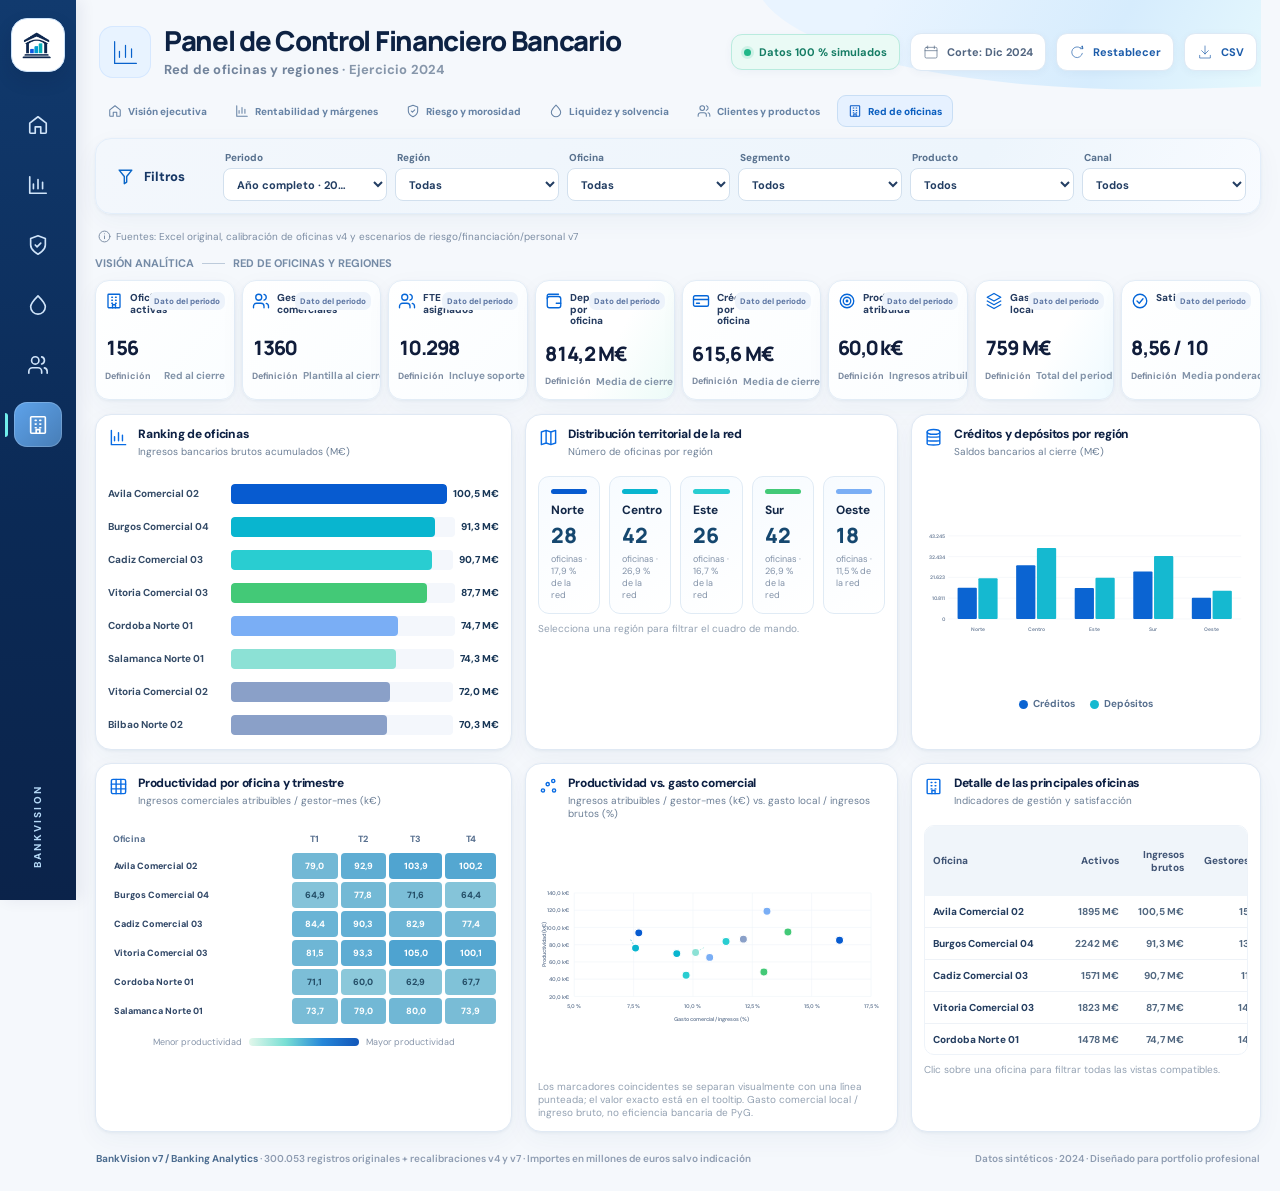
<file: _offline_offices.html>
<!doctype html><html lang="es"><head><meta charset="utf-8"><meta name="viewport" content="width=device-width, initial-scale=1"><style>@import url('https://fonts.googleapis.com/css2?family=DM+Sans:wght@400;500;600;700;800&family=Manrope:wght@400;500;600;700;800&display=swap');
:root{--ink:#122747;--sub:#6e8099;--border:#e6edf6;--line:#e9eef5;--blue:#075bca;--cyan:#14b7cc;--teal:#0cb4b4;--green:#39c77c;--pale:#f5f9ff;--white:#fff;--shadow:0 8px 26px rgba(25,65,110,.042),0 1px 3px rgba(25,65,110,.06)}
*{box-sizing:border-box}html{scroll-behavior:smooth}body{margin:0;color:var(--ink);background:#f5f8fc;font-family:'DM Sans',sans-serif;font-size:13px}button,select,input{font:inherit}button{cursor:pointer}button:disabled{cursor:not-allowed;opacity:.5}select{cursor:pointer}a{color:inherit}svg{display:block}#app{min-height:100vh}.boot{min-height:100vh;display:flex;flex-direction:column;align-items:center;justify-content:center;gap:16px;font-weight:600;color:#657c96}.boot-logo{width:82px;height:82px;display:grid;place-items:center;border-radius:22px;background:#fff;box-shadow:0 12px 25px #0e62b82d}.boot-logo img{width:66px;height:66px;object-fit:contain}.boot-spin{width:26px;height:26px;border-radius:50%;border:3px solid #d8e7f8;border-top-color:#0874d8;animation:spin 1s linear infinite}@keyframes spin{to{transform:rotate(360deg)}}
.app-shell{display:grid;grid-template-columns:76px minmax(0,1fr);min-height:100vh}.sidebar{background:linear-gradient(180deg,#113a6e 0%,#0b2a56 56%,#0b234a 100%);min-height:100vh;position:sticky;top:0;align-self:start;height:100vh;display:flex;flex-direction:column;align-items:center;gap:8px;padding:18px 9px;z-index:50;color:#fff;box-shadow:5px 0 15px rgba(5,35,82,.07);overflow-y:auto;overflow-x:hidden;scrollbar-width:thin;scrollbar-color:#497aa8 transparent}.side-brand{flex:0 0 54px;width:54px;height:54px;background:#fff;border:1px solid #cce3fa;border-radius:16px;display:grid;place-items:center;margin:0 0 22px;padding:4px;box-shadow:0 8px 18px #00173524;transition:transform .2s,box-shadow .2s}.side-brand:hover{transform:translateY(-2px);box-shadow:0 12px 24px #00173536}.side-brand img{display:block;width:100%;height:100%;object-fit:contain}.side-nav{display:flex;flex-direction:column;align-items:center;gap:15px;width:100%}.side-item{width:48px;height:45px;border:0;background:transparent;color:#d0e4f9;display:grid;place-items:center;border-radius:13px;position:relative;transition:.2s ease}.side-item:hover{background:#ffffff1c;color:white}.side-item.active{background:linear-gradient(135deg,#5ea3eb,#477db6);box-shadow:inset 0 0 0 1px #ffffff30;color:white}.side-item.active::before{content:"";position:absolute;left:-9px;height:24px;width:3px;background:#71eeec;border-radius:0 3px 3px 0}.side-item svg{width:22px;height:22px;stroke-width:1.8}.sidebar-bottom{margin-top:auto;display:grid;place-items:center;width:100%;padding:20px 0 14px;flex:0 0 auto}.side-mini{writing-mode:vertical-rl;transform:rotate(180deg);font-size:10px;color:#b4d8f6;white-space:nowrap;margin:0;line-height:1;font-weight:800;letter-spacing:2.2px}
.main{min-width:0;padding:0 26px 26px;max-width:1880px;width:100%;margin:0 auto}.header{min-height:95px;padding:20px 4px 11px;display:flex;align-items:center;justify-content:space-between;gap:15px;position:relative;overflow:hidden}.header::after{content:"";position:absolute;z-index:-1;right:-15px;top:-55px;width:520px;height:150px;background:linear-gradient(120deg,#e9f4ff 25%,#d6ecfd 68%,#e6f9fd);border-radius:0 0 0 85%;transform:rotate(-2deg)}.heading{display:flex;align-items:center;gap:13px;min-width:0}.heading-mark{width:52px;height:52px;background:#e8f3ff;color:#0862cc;display:grid;place-items:center;border-radius:14px;box-shadow:0 0 0 1px #d6e8ff inset}.heading-mark svg{width:29px;height:29px}.heading h1{font-family:Manrope,Arial,sans-serif;font-size:clamp(21px,2.15vw,31px);letter-spacing:-1.3px;line-height:1.08;margin:0 0 5px;font-weight:800;color:#0d2243}.heading p{color:#71839b;font-size:13px;margin:0;font-weight:700;letter-spacing:.2px}.top-right{display:flex;align-items:center;gap:10px;flex-wrap:wrap;justify-content:flex-end}.update-pill,.simulation-pill,.icon-btn{display:flex;align-items:center;gap:8px;border:1px solid #dde9f5;background:#fff;border-radius:11px;padding:10px 12px;color:#516580;white-space:nowrap;font-size:11px;font-weight:700;box-shadow:0 2px 8px #1c47700b}.simulation-pill{border:1px solid #b9ebde;background:#eafaf5;color:#167d65}.sim-dot{width:7px;height:7px;background:#20b788;border-radius:50%;box-shadow:0 0 0 3px #21b78824}.icon-btn{cursor:pointer;color:#1c5caa;background:white}.icon-btn:hover{border-color:#9bbce8;background:#f7fbff}.icon{width:19px;height:19px;vertical-align:middle;stroke-width:1.8;flex-shrink:0}.icon-sm{width:16px;height:16px}.icon-lg{width:24px;height:24px}
.filter-panel{display:grid;grid-template-columns:125px repeat(6,minmax(0,1fr));align-items:center;gap:8px;padding:12px 14px;background:linear-gradient(115deg,#f3f7fc,#edf5fc 75%,#f8fbff);border:1px solid #e3eefa;border-radius:16px;margin-bottom:16px;box-shadow:var(--shadow)}.filter-title{display:flex;align-items:center;gap:9px;font-weight:800;color:#163765;padding-left:6px;font-size:13px}.filter-title svg{color:#0b67c8}.filter-item{min-width:0}.filter-item label{font-size:10px;font-weight:800;color:#59728f;margin:0 0 4px 2px;display:block;white-space:nowrap;overflow:hidden;text-overflow:ellipsis}.filter-select{display:block;width:100%;border:1px solid #d2e0ee;border-radius:8px;background:white;padding:7px 19px 7px 9px;color:#233e63;outline:none;min-height:33px;font-size:11px;font-weight:700;text-overflow:ellipsis}.filter-select:focus{border-color:#217ad7;box-shadow:0 0 0 3px #2375ca20}.data-scope{display:flex;gap:8px;align-items:center;color:#7c8da4;font-size:10px;margin:0 0 13px 3px;flex-wrap:wrap}.scope-divider{height:4px;width:4px;background:#c6d3e2;border-radius:50%}.scope-info{display:flex;gap:5px;align-items:center}.scope-info svg{width:13px;height:13px}
.kpi-grid{display:grid;grid-template-columns:repeat(8,minmax(0,1fr));gap:10px;margin-bottom:14px}.kpi-card{background:linear-gradient(135deg,#fff 0%,#fafdff 100%);border:1px solid #e3edf7;box-shadow:var(--shadow);border-radius:14px;padding:13px 12px 11px;min-width:0;position:relative;overflow:hidden;transition:transform .18s,box-shadow .18s}.kpi-card:hover{transform:translateY(-2px);box-shadow:0 11px 22px #21456c15}.kpi-card:nth-child(4){background:linear-gradient(120deg,#fff 55%,#ecfbf8)}.kpi-card:nth-child(7){background:linear-gradient(120deg,#fff 55%,#eefaff)}.kpi-top{display:flex;justify-content:space-between;align-items:start;gap:4px;min-height:29px}.kpi-label-wrap{display:flex;align-items:start;gap:7px;min-width:0}.kpi-icon{color:#0566d8;flex:0 0 auto}.kpi-icon svg{width:18px;height:18px}.kpi-label{font-size:10px;line-height:1.16;color:#263c60;font-weight:800;max-width:125px}.kpi-badge{font-size:9px;border-radius:7px;padding:4px 5px;white-space:nowrap;font-weight:800;display:inline-flex;align-items:center;gap:3px}.kpi-badge.good{color:#18825b;background:#e6f8eb}.kpi-badge.warn{color:#bb7a15;background:#fff2d9}.kpi-badge.neutral{color:#5e77a4;background:#edf3fb}.kpi-value{font-family:Manrope,Arial,sans-serif;font-size:clamp(15px,1.55vw,24px);font-weight:800;color:#101d3b;letter-spacing:-.8px;margin:13px 0 8px;white-space:nowrap;overflow:hidden;text-overflow:ellipsis;font-variant-numeric:tabular-nums}.kpi-bottom{display:flex;align-items:center;justify-content:space-between;gap:5px;font-size:9px;color:#7a899f;font-weight:700}.kpi-bottom strong{color:#0b9968;font-size:10px;white-space:nowrap}.kpi-note{color:#778ca8;font-size:9px;margin-top:1px}.dash-grid{display:grid;grid-template-columns:1.12fr 1fr .94fr;gap:13px;align-items:stretch}.panel{min-width:0;background:white;border:1px solid #e0e9f4;border-radius:16px;box-shadow:var(--shadow);padding:15px 16px 13px;position:relative;overflow:hidden;min-height:275px}.panel.tall{min-height:300px}.panel.wide2{grid-column:span 2}.panel.full{grid-column:1/-1}.panel-head{display:flex;align-items:start;gap:10px;margin-bottom:12px;min-height:37px}.panel-icon{color:#086be3;display:grid;place-items:center;margin-top:1px;flex:0 0 20px}.panel-icon svg{width:19px;height:19px}.panel-title{font-size:14px;line-height:1.23;font-weight:800;color:#0d2043;letter-spacing:-.25px;margin:0}.panel-sub{font-size:10px;color:#6c7f96;line-height:1.3;margin:3px 0 0}.panel-body{width:100%;min-width:0}.panel-foot{font-size:10px;color:#93a1b2;margin-top:8px}.chart-wrap{position:relative;width:100%;height:216px;overflow:hidden}.chart-wrap svg{width:100%;height:100%;overflow:visible}.scatter-wrap{height:240px;overflow:visible}.scatter-dot{cursor:pointer;outline:none}.scatter-dot circle{transition:stroke-width .15s,filter .15s}.scatter-dot:hover circle,.scatter-dot:focus circle{stroke:#153d69;stroke-width:3.2;filter:drop-shadow(0 3px 4px #2c6fa746)}.scatter-detail{opacity:0;pointer-events:none;transition:opacity .12s}.scatter-dot:hover .scatter-detail,.scatter-dot:focus .scatter-detail{opacity:1}.scatter-detail-title{font-family:Manrope,Arial,sans-serif;font-size:10px;fill:#fff;font-weight:800}.scatter-detail-value{font-family:DM Sans,Arial,sans-serif;font-size:9px;fill:#a6e6f5;font-weight:700}.chart-ticks{font-size:10px;fill:#6b7e98;font-family:'DM Sans',sans-serif;font-weight:600}.chart-grid{stroke:#edf2f7;stroke-width:1}.chart-axis{stroke:#ccd7e5;stroke-width:1}.chart-title{font-size:11px;fill:#384c68;font-weight:700}.chart-label{font-family:'DM Sans',sans-serif;font-size:9px;fill:#304766;font-weight:700}.chart-line{fill:none;stroke-width:2.8;stroke-linecap:round;stroke-linejoin:round}.chart-node{stroke:white;stroke-width:2.2;cursor:crosshair}.chart-node:hover{stroke:#102c52;stroke-width:3.5}.legend{display:flex;align-items:center;justify-content:center;gap:15px;flex-wrap:wrap;margin:5px auto 3px;font-size:10px;font-weight:700;color:#58708f}.legend i{display:inline-block;width:9px;height:9px;border-radius:50%;margin-right:5px;vertical-align:middle}.bar-list{display:flex;flex-direction:column;gap:13px;padding:8px 0 2px}.bar-item{display:grid;grid-template-columns:minmax(95px,30%) minmax(0,1fr) auto;align-items:center;gap:10px;font-size:11px}.bar-item-label{color:#344b67;font-weight:700;white-space:nowrap;overflow:hidden;text-overflow:ellipsis}.bar-track{height:20px;background:#f4f7fc;border-radius:4px;overflow:hidden;position:relative;min-width:0}.bar-fill{height:100%;min-width:2px;border-radius:3px 4px 4px 3px;transition:width .4s;cursor:pointer}.bar-fill:hover{filter:brightness(.91)}.bar-value{font-size:10px;color:#193757;font-weight:800;white-space:nowrap;font-variant-numeric:tabular-nums}.delta-tag{font-size:10px;color:#249469;background:#e8f8ee;padding:3px 6px;border-radius:7px;white-space:nowrap;font-weight:800}.donut-layout{display:flex;align-items:center;gap:18px;justify-content:center;min-height:210px}.donut{width:min(200px,49%);aspect-ratio:1;border-radius:50%;position:relative;flex:none;box-shadow:inset 0 0 0 1px #eef2f8;transition:transform .3s}.donut:hover{transform:scale(1.035)}.donut-hole{position:absolute;inset:23%;border-radius:50%;background:white;display:flex;flex-direction:column;align-items:center;justify-content:center;text-align:center;box-shadow:0 0 0 2px #fff}.donut-hole b{font-size:17px;font-family:Manrope,sans-serif;font-weight:800;white-space:nowrap}.donut-hole span{font-size:9px;color:#8291a5;font-weight:700}.donut-legend{display:grid;gap:12px;flex:1;min-width:0}.donut-legend-item{display:flex;gap:7px;align-items:center;font-size:10px;color:#4d6581;font-weight:700;min-width:0}.donut-legend-item i{width:8px;height:8px;border-radius:3px;flex:none}.donut-legend-item span{overflow:hidden;text-overflow:ellipsis;white-space:nowrap}.donut-legend-item b{margin-left:auto;color:#152d4e;font-variant-numeric:tabular-nums;font-size:10px}.donut-legend-item.clickable{cursor:pointer;border-radius:6px;padding:4px;margin:-4px}.donut-legend-item.clickable:hover{background:#eef7ff}.funnel-body{display:grid;grid-template-columns:50% 1fr;gap:12px;padding:3px 0}.funnel-shapes{display:flex;flex-direction:column;align-items:center;gap:4px;padding-top:3px}.funnel-stage{height:46px;width:100%;clip-path:polygon(0 0,100% 0,90% 100%,10% 100%);display:grid;place-items:center;font-size:16px;color:white;font-family:Manrope,sans-serif;font-weight:800;text-shadow:0 1px 1px #0003}.funnel-stage:nth-child(2){width:87%}.funnel-stage:nth-child(3){width:75%}.funnel-stage:nth-child(4){width:62%}.funnel-steps{display:flex;flex-direction:column;justify-content:space-around;gap:5px}.funnel-step{display:grid;grid-template-columns:9px 1fr auto;gap:6px;align-items:center;font-size:10px;min-width:0}.funnel-step i{width:8px;height:8px;border-radius:50%}.funnel-step .funnel-name{font-weight:700;color:#667890}.funnel-step b{white-space:nowrap;font-weight:800;color:#1b3150}.funnel-step small{font-size:9px;color:#20a271;grid-column:2 / -1;text-align:right}
.tbl-wrap{overflow:auto;border-radius:10px;border:1px solid #eef3f9;max-height:230px}.tbl-wrap::-webkit-scrollbar{width:7px;height:7px}.tbl-wrap::-webkit-scrollbar-thumb{background:#c9d7e6;border-radius:12px}.data-table{width:100%;border-collapse:collapse;white-space:nowrap;min-width:420px;font-size:10px}.data-table thead th{background:#f0f5fa;color:#415575;padding:9px 8px;text-align:right;font-weight:800;position:sticky;top:0;z-index:1}.data-table thead th:first-child{text-align:left}.data-table td{padding:9px 8px;border-bottom:1px solid #eef2f7;text-align:right;font-weight:700;color:#516780}.data-table td:first-child{text-align:left;color:#253e60;font-weight:800}.data-table tbody tr:hover{background:#f6fbff}.data-table tbody tr.total-row{background:#e4f8f6}.data-table tbody tr.total-row td{font-weight:800;color:#154d66}.click-row{cursor:pointer}.data-table .neg{color:#d25c55}.data-table .good{color:#19a26b}.heat-table{width:100%;border-spacing:3px;border-collapse:separate;font-size:9px}.heat-table th{padding:5px 2px;font-weight:800;color:#58708f;text-align:center}.heat-table th:first-child{text-align:left}.heat-table td{padding:7px 3px;text-align:center;border-radius:4px;font-weight:800;white-space:nowrap;cursor:default}.heat-table td:first-child{text-align:left;color:#304767;background:white!important;min-width:55px}.heat-table td[data-region]{cursor:pointer}.heat-table td[data-region]:hover{outline:2px solid #0784dc}.heat-legend{display:flex;align-items:center;justify-content:center;gap:7px;margin:9px 0 2px;color:#8795aa;font-size:9px}.heat-gradient{width:110px;height:8px;border-radius:8px;background:linear-gradient(90deg,#e3f7eb,#78dfd4,#2687d9,#1256b9)}
.waterfall{height:215px}.waterfall svg{width:100%;height:100%}.water-label{font-size:10px;fill:#43607f;font-family:'DM Sans',sans-serif;font-weight:700}.water-value{font-size:11px;fill:#132e52;font-family:'DM Sans',sans-serif;font-weight:800}.score-row{display:grid;grid-template-columns:1fr auto;align-items:center;padding:7px 2px;border-bottom:1px solid #eff3f9;font-size:11px}.score-row:last-child{border:0}.score-row .label{color:#678099}.score-row .value{font-weight:800;font-size:12px}.split-insight{display:grid;grid-template-columns:1fr 1fr;gap:10px}.insight-mini{border:1px solid #e6eef7;background:#f9fbff;padding:11px;border-radius:11px}.insight-mini .top{color:#7b91aa;font-weight:700;font-size:10px}.insight-mini b{display:block;font-size:18px;margin:7px 0 1px;font-family:Manrope,sans-serif}.insight-mini small{font-size:9px;color:#1d9a75;font-weight:800}.insights{display:flex;flex-direction:column;gap:10px;padding:4px 0}.insight-item{display:flex;gap:8px;align-items:flex-start;color:#465d77;font-weight:600;font-size:11px;line-height:1.5}.insight-item svg{color:#20b98c;margin-top:1px;flex:none}.story-card{background:linear-gradient(120deg,#f0fcf8,#f7fbff);border:1px solid #d7f2ec}.mini-pill{padding:3px 7px;border-radius:7px;font-weight:800;font-size:10px;background:#e7f9ec;color:#1c956c}.section-eyebrow{display:flex;align-items:center;gap:8px;margin:0 0 10px;color:#758ba6;font-size:11px;font-weight:700}.section-eyebrow span{width:23px;height:1px;background:#bdcbdb}.footer{display:flex;justify-content:space-between;gap:15px;align-items:center;color:#8e9cb1;font-size:10px;font-weight:600;padding:20px 1px 0;flex-wrap:wrap}.footer strong{color:#4d6d90}.button-link{border:0;background:none;text-decoration:underline;color:#0b76ce;padding:2px;font-weight:700;font-size:10px}.tag{padding:3px 7px;border-radius:6px;background:#eff6fc;color:#3274b5;font-weight:800;font-size:10px}.empty{display:grid;place-items:center;min-height:180px;text-align:center;color:#849ab1;font-weight:700}.data-scope-warning{background:#fff9eb;border:1px solid #f4e5c7;color:#91682d;padding:8px 11px;border-radius:8px;font-size:10px;margin:0 0 12px}.toast{position:fixed;bottom:24px;right:24px;border-radius:12px;background:#123862;color:white;box-shadow:0 12px 35px #0c30565c;padding:13px 18px;font-weight:700;font-size:12px;z-index:100;animation:rise .2s ease}@keyframes rise{from{transform:translateY(14px);opacity:0}to{transform:translateY(0);opacity:1}}#floating-tooltip{display:none;position:fixed;z-index:200;pointer-events:none;padding:9px 12px;border-radius:10px;background:#142f53;color:white;font-size:11px;font-weight:700;box-shadow:0 10px 25px #18355345;max-width:250px}.muted{color:#8696aa}.accent{color:#0b83bd}.region-tiles{display:grid;grid-template-columns:repeat(5,1fr);gap:9px;margin-top:5px}.region-tile{border:1px solid #e0ebf5;border-radius:11px;padding:12px;background:linear-gradient(145deg,#f7fbff,#fff);min-width:0;cursor:pointer}.region-tile:hover{border-color:#64b4e7}.region-tile .stripe{height:5px;border-radius:5px;margin-bottom:8px}.region-tile strong{display:block;font-size:12px}.region-tile .num{font-size:21px;font-weight:800;margin-top:3px;font-family:Manrope,sans-serif;color:#15476f}.region-tile span{display:block;font-size:9px;color:#8292a8;margin-top:4px}
@media(max-width:1510px){.main{padding-left:19px;padding-right:19px}.filter-panel{grid-template-columns:105px repeat(6,minmax(0,1fr))}.kpi-grid{gap:7px}.kpi-card{padding:11px 9px}.kpi-badge{font-size:8px}.panel{padding:12px}.panel-title{font-size:12px}.donut-layout{gap:12px}.bar-item{gap:6px;font-size:10px}.bar-item-label{font-size:10px}}
@media(max-width:1160px){.kpi-grid{grid-template-columns:repeat(4,minmax(0,1fr))}.dash-grid{grid-template-columns:1fr 1fr}.panel{min-height:280px}.filter-panel{grid-template-columns:repeat(3,1fr)}.filter-title{grid-column:1/-1}.panel.wide2{grid-column:span 2}.heading h1{font-size:22px}.top-right .update-pill{display:none}}
@media(max-width:790px){.app-shell{grid-template-columns:1fr}.sidebar{height:auto;min-height:auto;width:100%;position:sticky;top:0;flex-direction:row;justify-content:space-between;padding:8px 12px;z-index:80}.side-brand{flex-basis:42px;width:42px;height:42px;margin:0;border-radius:11px;padding:3px}.side-nav{flex-direction:row;gap:2px;width:auto}.side-item{width:36px;height:37px;border-radius:8px}.side-item svg{width:18px;height:18px}.side-item.active::before{display:none}.sidebar-bottom{display:none}.main{padding:0 12px 24px}.header{padding-top:17px;align-items:start;flex-direction:column}.heading h1{font-size:21px}.heading-mark{width:43px;height:43px}.top-right{width:100%;justify-content:flex-start}.filter-panel{grid-template-columns:repeat(2,minmax(0,1fr));gap:10px}.kpi-grid{grid-template-columns:repeat(2,minmax(0,1fr));gap:8px}.dash-grid{grid-template-columns:1fr;gap:10px}.panel,.panel.wide2,.panel.full{grid-column:1}.kpi-value{font-size:22px}.region-tiles{grid-template-columns:repeat(2,1fr)}.data-scope{margin-bottom:8px}}
@media(max-width:420px){.side-item{width:32px}.side-nav{gap:0}.heading h1{font-size:19px}.heading p{font-size:11px}.filter-panel{padding:10px}.filter-select{font-size:10px}.donut{width:44%}.donut-layout{gap:8px}.donut-legend-item{font-size:9px}.funnel-stage{font-size:13px}.funnel-step{font-size:9px}}
@media print{.sidebar,.filter-panel,.data-scope,.icon-btn{display:none!important}.app-shell{display:block}.main{padding:0}.panel,.kpi-card{break-inside:avoid;box-shadow:none}.dash-grid{grid-template-columns:1fr 1fr}.header{min-height:auto}.footer{display:none}}
.page-tabs{display:flex;gap:6px;align-items:center;overflow:auto;padding:0 2px 11px;scrollbar-width:thin}.page-tab{display:inline-flex;align-items:center;gap:6px;white-space:nowrap;background:transparent;color:#6783a5;border:1px solid transparent;border-radius:9px;padding:8px 10px;font-size:10px;font-weight:800;transition:.15s}.page-tab:hover{color:#1261b8;background:#eaf3ff}.page-tab.active{color:#0c5fbf;background:#e6f1ff;border-color:#c8def5}.page-tab svg{width:14px;height:14px}.page-tab.active svg{color:#075ac7}
@media(max-width:790px){.page-tabs{padding-bottom:8px}.page-tab{font-size:10px;padding:7px 8px}}

/* Audit v3: detailed credit, deposit and investment reconciliation */
.product-breakdowns{display:grid;gap:15px}.product-section{border-bottom:1px solid #e7eef6;padding:0 0 11px}.product-section:last-child{border-bottom:0;padding-bottom:0}.product-section-head{display:flex;justify-content:space-between;gap:12px;align-items:center;margin:0 0 8px;font-size:11px;color:#193b5f}.product-section-head span{color:#0a65bc;font-weight:800;white-space:nowrap}.product-breakdowns .bar-list{gap:6px}.product-breakdowns .bar-item{grid-template-columns:minmax(90px,1.4fr) minmax(60px,2.1fr) minmax(70px,.9fr);font-size:9px}.product-breakdowns .bar-item-label{font-size:9px}.product-breakdowns .bar-value{font-size:9px}.reconciliation{color:#1e976f;font-size:9px;font-weight:800;margin-top:5px;text-align:right}.reconciliation.mismatch{color:#c77f30}.product-panel{align-self:start}.scatter-dot circle{transition:stroke-width .16s,r .16s}.scatter-dot:focus-visible circle,.scatter-dot:hover circle{stroke:#173d68;stroke-width:3.5}.data-table th{white-space:normal;min-width:65px}

/* v4: always-visible, keyboard-accessible labels for the five segment scatters. */
.scatter-index{font:800 9px Manrope,Arial,sans-serif;fill:#fff;pointer-events:none}
.scatter-key{display:grid;grid-template-columns:repeat(2,minmax(0,1fr));gap:6px 12px;margin:6px 0 4px;padding:6px 0;border-top:1px solid #edf2f8}
.scatter-key-item{display:flex;align-items:center;gap:5px;min-width:0;font-size:10px;line-height:1.25;color:#294364;font-weight:700;border-radius:6px;padding:3px 4px}
.scatter-key-item[data-segment]{cursor:pointer}
.scatter-key-item:hover{background:#f0f7fd}
.scatter-key-item span{flex:1;min-width:0;overflow:hidden;text-overflow:ellipsis;white-space:nowrap}
.scatter-key-item small{font-size:9px;color:#6e859d;white-space:nowrap}
.scatter-key-marker{height:17px;width:17px;flex:0 0 17px;border-radius:50%;display:grid;place-items:center;color:white;font-size:9px}
.product-scale-note{color:#6c82a0;font-size:10px;line-height:1.4;margin:0 0 7px}
@media(max-width:650px){.scatter-key{grid-template-columns:1fr}.scatter-key-item small{margin-left:auto}}


/* v5: executive view — compact product filter and full-height commercial analysis. */
.product-panel{align-self:stretch}
.product-panel .panel-head{margin-bottom:8px}
.product-chart-layout{display:flex;flex-direction:column;gap:9px;min-height:0}
.product-controls{display:grid;grid-template-columns:minmax(0,0.85fr) minmax(0,1.15fr);gap:8px;align-items:end}
.product-filter{display:flex;flex-direction:column;gap:4px;min-width:0;font-size:10px;color:#536e8a;font-weight:800}
.product-filter-select,.office-table-controls select{width:100%;min-width:0;max-width:100%;border:1px solid #cddfee;background:#f9fcff;color:#15375d;padding:8px 25px 8px 9px;border-radius:9px;font-size:11px;font-weight:700;outline-offset:2px}
.product-filter-select:focus-visible,.office-table-controls select:focus-visible{outline:2px solid #1887e1;border-color:#1887e1}
.product-scroll-region{min-height:185px;max-height:250px;overflow-y:auto;overflow-x:hidden;scrollbar-width:thin;scrollbar-color:#b9d4e9 transparent;padding-right:5px;border-bottom:1px solid #edf3f9}
.product-scroll-region:focus-visible{outline:2px solid #54a8e8;border-radius:5px}
.product-breakdowns{gap:12px}
.product-section{padding-bottom:9px}
.product-section .bar-list{padding-top:3px;padding-bottom:3px}
.product-chart-footer{display:flex;align-items:center;gap:6px;font-size:10px;font-weight:700;color:#7d8fa7}
.product-chart-footer svg{color:#4c8bca}
.product-empty{min-height:100px;display:grid;place-items:center;text-align:center;font-weight:700;font-size:11px;color:#7d8fa7}
.executive-funnel-panel,.executive-office-panel{display:flex;flex-direction:column;min-height:395px}
.executive-funnel-panel .panel-body,.executive-office-panel .panel-body{display:flex;flex-direction:column;flex:1;min-height:0}
.executive-funnel-panel .panel-body>.funnel-layout{flex:1}
.funnel-layout.funnel-expanded{display:flex;flex-direction:column;min-height:300px;gap:12px}
.funnel-expanded .funnel-body{flex:1;display:grid;grid-template-columns:minmax(0,56%) minmax(0,1fr);gap:14px;min-height:255px;padding:3px 0;align-items:stretch}
.funnel-expanded .funnel-shapes{display:grid;grid-template-rows:repeat(4,minmax(0,1fr));gap:7px;padding-top:0;align-items:stretch}
.funnel-expanded .funnel-stage{height:100%;min-height:48px;max-height:none;font-size:clamp(14px,1.2vw,18px)}
.funnel-expanded .funnel-steps{display:grid;grid-template-rows:repeat(4,minmax(0,1fr));gap:7px}
.funnel-expanded .funnel-step{grid-template-columns:8px minmax(0,1fr);gap:2px 7px;align-content:center;padding:3px 0;font-size:11px}
.funnel-expanded .funnel-step b{grid-column:2;grid-row:2;justify-self:start;font-size:clamp(12px,1.05vw,16px)}
.funnel-expanded .funnel-step small{grid-column:2;text-align:left;font-size:10px;white-space:normal}
.funnel-conversion-total{display:flex;align-items:center;justify-content:space-between;gap:8px;background:linear-gradient(95deg,#effaf9,#eff5ff);padding:11px 13px;border:1px solid #d6ecf2;border-radius:10px}
.funnel-conversion-total span{color:#486783;font-size:11px;font-weight:700}
.funnel-conversion-total strong{font-family:Manrope,sans-serif;font-size:17px;color:#087cb7;white-space:nowrap}
.executive-office-layout{display:flex;flex:1;flex-direction:column;gap:9px;min-height:0}
.office-table-controls{display:grid;grid-template-columns:minmax(0,1.1fr) minmax(0,.9fr);gap:8px}
.office-table-controls label{display:flex;flex-direction:column;gap:4px;font-size:10px;font-weight:800;color:#56718c;min-width:0}
.executive-office-layout .tbl-wrap{flex:1;max-height:322px;min-height:225px;overflow:auto;border:1px solid #e1ebf7;border-radius:9px}
.executive-office-layout .data-table{min-width:630px;font-size:10px}
.executive-office-layout .data-table th{position:sticky;top:0;background:#eaf2fb;z-index:3}
.executive-office-layout .data-table th,.executive-office-layout .data-table td{padding:12px 10px}
.office-table-status{display:flex;align-items:center;gap:6px;color:#7189a2;font-size:10px;font-weight:700}
.office-table-status svg{color:#3678b8;flex:none}
@media(max-width:1160px){.executive-funnel-panel,.executive-office-panel{min-height:370px}.product-scroll-region{max-height:260px}}
@media(max-width:790px){.executive-funnel-panel,.executive-office-panel{min-height:390px}.product-scroll-region{max-height:330px}}
@media(max-width:430px){.product-controls{grid-template-columns:1fr}.funnel-expanded .funnel-body{grid-template-columns:52% minmax(0,1fr);gap:8px}.funnel-expanded .funnel-step{font-size:10px}.funnel-expanded .funnel-step b{font-size:12px}.funnel-conversion-total strong{font-size:15px}}

/* BankVision v8 · embudo a altura completa, sin centrar un bloque de altura fija.
   La misma malla de cuatro filas controla trapecios y sus métricas. */
.executive-funnel-panel .panel-head{flex:0 0 auto}
.executive-funnel-panel .panel-body{
  display:flex;
  flex:1 1 auto;
  flex-direction:column;
  justify-content:stretch;
  align-items:stretch;
  min-height:0;
}
.executive-funnel-panel .funnel-layout.funnel-expanded{
  display:flex;
  flex:1 1 auto;
  flex-direction:column;
  justify-content:stretch;
  width:100%;
  max-width:none;
  min-height:0;
  margin:0;
  gap:12px;
}
.executive-funnel-panel .funnel-expanded .funnel-body{
  display:grid;
  flex:1 1 0%;
  grid-template-columns:minmax(0,54%) minmax(0,1fr);
  gap:14px;
  align-items:stretch;
  height:auto;
  min-height:0;
  padding:0;
}
.executive-funnel-panel .funnel-expanded .funnel-shapes,
.executive-funnel-panel .funnel-expanded .funnel-steps{
  display:grid;
  height:100%;
  grid-template-rows:repeat(4,minmax(0,1fr));
  gap:8px;
  min-height:0;
  padding:0;
  align-items:stretch;
}
.executive-funnel-panel .funnel-expanded .funnel-stage{
  display:grid;
  place-items:center;
  height:100%;
  min-height:48px;
  max-height:none;
  font-size:clamp(13px,1.1vw,18px);
}
.executive-funnel-panel .funnel-expanded .funnel-step{
  align-self:stretch;
  align-content:center;
  grid-template-columns:9px minmax(0,1fr);
  gap:2px 7px;
  min-height:0;
  padding:0;
}
.executive-funnel-panel .funnel-conversion-total{
  flex:0 0 auto;
  min-height:48px;
}
/* Auditoría de ROE: capital que pondera cada punto y puente de márgenes visibles. */
.finance-breakdown{display:grid;grid-template-columns:repeat(4,minmax(0,1fr));gap:10px;margin:10px 0 14px}
.finance-breakdown>div{display:flex;flex-direction:column;justify-content:center;gap:4px;background:#f8fbff;border:1px solid #dbeaf7;border-radius:10px;padding:10px 12px;min-width:0}
.finance-breakdown span{font-size:10px;line-height:1.2;font-weight:700;color:#637d9a}
.finance-breakdown strong{font-family:Manrope,Arial,sans-serif;color:#164779;font-size:13px;font-weight:800;overflow-wrap:anywhere}
.scatter-key-item{display:grid;grid-template-columns:17px minmax(0,1fr);grid-template-rows:auto auto auto;gap:3px 6px;align-items:center;min-width:0}
.scatter-key-item .scatter-key-marker{grid-column:1;grid-row:1 / 4;align-self:start}
.scatter-key-item span{grid-column:2;grid-row:1;min-width:0;white-space:normal;overflow:visible;line-height:1.2}
.scatter-key-item small{grid-column:2;grid-row:2;font-size:9px;white-space:normal}
.scatter-key-item em{grid-column:2;grid-row:3;color:#0b7795;font-style:normal;font-size:9px;font-weight:700;overflow-wrap:anywhere}
.roe-reconciliation{display:flex;flex-wrap:wrap;gap:5px 9px;align-items:center;font-size:10px;color:#58718f;border-top:1px solid #e7eff7;padding:8px 3px}
.roe-reconciliation strong{color:#124d81;font-weight:800}
.segment-details{border-top:1px dashed #dceaf5;padding-top:4px}
.segment-details summary{font-size:10px;font-weight:800;color:#0b75b4;cursor:pointer;padding:5px 3px;outline-offset:2px}
.segment-details .tbl-wrap{margin-top:7px;max-height:270px;overflow:auto}
.segment-details .data-table{font-size:9px;min-width:760px}
.segment-details .data-table td,.segment-details .data-table th{padding:8px 6px}
.segment-details-note{font-size:9px;line-height:1.5;color:#617c97;margin:8px 4px}
@media(max-width:1160px){.finance-breakdown{grid-template-columns:repeat(2,minmax(0,1fr))}}
@media(max-width:650px){.finance-breakdown{grid-template-columns:1fr 1fr;gap:7px}.finance-breakdown>div{padding:8px}.finance-breakdown strong{font-size:11px}.executive-funnel-panel .funnel-expanded .funnel-body{grid-template-columns:minmax(0,52%) minmax(0,1fr);gap:8px}.executive-funnel-panel .funnel-expanded .funnel-stage{font-size:12px}.executive-funnel-panel .funnel-expanded .funnel-step{font-size:10px}.executive-funnel-panel .funnel-expanded .funnel-step b{font-size:12px}}

/* v7 · reconciled risk, fee margins, income attribution and real-size legend */
.finance-breakdown{grid-template-columns:repeat(3,minmax(0,1fr))}
.finance-breakdown small{font-size:9px;color:#7288a2;font-weight:600}
.capital-bridge-note{background:#f8fcff;border:1px solid #dce9f7;border-radius:10px;padding:8px 12px;margin:-6px 0 14px;color:#496580;font-size:11px;line-height:1.45}
.capital-bridge-note summary{font-weight:800;color:#0a6cb7;cursor:pointer}
.capital-bridge-note p{margin:7px 0 0}
.scatter-key-above{margin:2px 0 7px;border-top:0;border-bottom:1px solid #e6eff7;padding:2px 0 8px;grid-template-columns:repeat(2,minmax(0,1fr))}
.scatter-key-above .scatter-key-item{background:#f7fbff;border:1px solid #edf3f9;padding:5px 7px}
.scatter-key-above .scatter-key-item em{font-size:10px;color:#186c9e}
.risk-stage-cards{display:grid;grid-template-columns:repeat(3,minmax(0,1fr));gap:12px}
.risk-stage-cards>div{display:flex;flex-direction:column;gap:8px;padding:17px;border-radius:12px;border:1px solid #dfeaf7;background:#f7fbff}
.risk-stage-cards strong{font-size:14px;color:#105eb6}
.risk-stage-cards span{color:#4b617d;font-size:12px}
.risk-stage-cards b{color:#0c6577;font-size:14px}
.stage-recon{margin-top:12px;background:#ecf9f4;color:#1f7864;padding:12px;border-radius:9px;font-size:11px;font-weight:700}
.executive-office-layout .data-table{min-width:820px}
@media(max-width:1160px){.finance-breakdown{grid-template-columns:repeat(2,minmax(0,1fr))}}
@media(max-width:650px){.finance-breakdown{grid-template-columns:1fr 1fr}.risk-stage-cards{grid-template-columns:1fr}.scatter-key-above{grid-template-columns:1fr}}
</style></head><body><div id="app"><div class="app-shell"><aside class="sidebar" aria-label="Navegación principal"><button class="side-brand" type="button" data-page="executive" title="BankVision · Ir al inicio" aria-label="BankVision · Ir al inicio"><img src="[data-uri]" alt="" width="42" height="42" /></button><nav class="side-nav"><button type="button" class="side-item " data-page="executive" title="Visión ejecutiva" aria-label="Visión ejecutiva" ><svg class="icon" viewBox="0 0 24 24" fill="none" stroke="currentColor" stroke-linecap="round" stroke-linejoin="round" aria-hidden="true"><path d="m3 10 9-7 9 7v10a1 1 0 0 1-1 1h-5v-7H9v7H4a1 1 0 0 1-1-1z"/></svg></button><button type="button" class="side-item " data-page="profit" title="Rentabilidad y márgenes" aria-label="Rentabilidad y márgenes" ><svg class="icon" viewBox="0 0 24 24" fill="none" stroke="currentColor" stroke-linecap="round" stroke-linejoin="round" aria-hidden="true"><path d="M3 3v18h18"/><path d="M7 16v-5m5 5V6m5 10V9"/></svg></button><button type="button" class="side-item " data-page="risk" title="Riesgo y morosidad" aria-label="Riesgo y morosidad" ><svg class="icon" viewBox="0 0 24 24" fill="none" stroke="currentColor" stroke-linecap="round" stroke-linejoin="round" aria-hidden="true"><path d="M12 22s8-4 8-10V5l-8-3-8 3v7c0 6 8 10 8 10z"/><path d="m9 12 2 2 4-4"/></svg></button><button type="button" class="side-item " data-page="liquidity" title="Liquidez y solvencia" aria-label="Liquidez y solvencia" ><svg class="icon" viewBox="0 0 24 24" fill="none" stroke="currentColor" stroke-linecap="round" stroke-linejoin="round" aria-hidden="true"><path d="M12 22a8 8 0 0 0 8-8C20 10 12 2 12 2S4 10 4 14a8 8 0 0 0 8 8z"/></svg></button><button type="button" class="side-item " data-page="clients" title="Clientes y productos" aria-label="Clientes y productos" ><svg class="icon" viewBox="0 0 24 24" fill="none" stroke="currentColor" stroke-linecap="round" stroke-linejoin="round" aria-hidden="true"><path d="M16 21v-2a4 4 0 0 0-4-4H6a4 4 0 0 0-4 4v2"/><circle cx="9" cy="7" r="4"/><path d="M22 21v-2a4 4 0 0 0-3-3.87M16 3.13a4 4 0 0 1 0 7.75"/></svg></button><button type="button" class="side-item active" data-page="offices" title="Red de oficinas" aria-label="Red de oficinas" aria-current="page"><svg class="icon" viewBox="0 0 24 24" fill="none" stroke="currentColor" stroke-linecap="round" stroke-linejoin="round" aria-hidden="true"><rect x="4" y="3" width="16" height="18" rx="1"/><path d="M9 7h1m4 0h1M9 11h1m4 0h1M9 15h1m4 0h1M10 21v-4h4v4"/></svg></button></nav><div class="sidebar-bottom"><div class="side-mini">BANKVISION</div></div></aside><main class="main">
 <header class="header"><div class="heading"><span class="heading-mark"><svg class="icon-lg" viewBox="0 0 24 24" fill="none" stroke="currentColor" stroke-linecap="round" stroke-linejoin="round" aria-hidden="true"><path d="M3 3v18h18"/><path d="M7 16v-5m5 5V6m5 10V9"/></svg></span><div><h1>Panel de Control Financiero Bancario</h1><p>Red de oficinas y regiones <span class="muted">· Ejercicio 2024</span></p></div></div><div class="top-right"><span class="simulation-pill"><span class="sim-dot"></span> Datos 100 % simulados</span><span class="update-pill"><svg class="icon-sm" viewBox="0 0 24 24" fill="none" stroke="currentColor" stroke-linecap="round" stroke-linejoin="round" aria-hidden="true"><rect x="3" y="5" width="18" height="16" rx="2"/><path d="M7 3v4m10-4v4M3 10h18"/></svg> Corte: Dic 2024</span><button class="icon-btn" type="button" data-action="reset" title="Restablecer filtros"><svg class="icon-sm" viewBox="0 0 24 24" fill="none" stroke="currentColor" stroke-linecap="round" stroke-linejoin="round" aria-hidden="true"><path d="M20 7v-4l-3 3a8 8 0 1 0 3 8M20 3l1 4h-4"/></svg> Restablecer</button><button class="icon-btn" type="button" data-action="csv" title="Exportar datos filtrados"><svg class="icon-sm" viewBox="0 0 24 24" fill="none" stroke="currentColor" stroke-linecap="round" stroke-linejoin="round" aria-hidden="true"><path d="M12 3v12m-5-5 5 5 5-5M4 17v4h16v-4"/></svg> CSV</button></div></header>
 <nav class="page-tabs" aria-label="Pestañas del informe"><button type="button" class="page-tab " data-page="executive"><svg class="icon" viewBox="0 0 24 24" fill="none" stroke="currentColor" stroke-linecap="round" stroke-linejoin="round" aria-hidden="true"><path d="m3 10 9-7 9 7v10a1 1 0 0 1-1 1h-5v-7H9v7H4a1 1 0 0 1-1-1z"/></svg> Visión ejecutiva</button><button type="button" class="page-tab " data-page="profit"><svg class="icon" viewBox="0 0 24 24" fill="none" stroke="currentColor" stroke-linecap="round" stroke-linejoin="round" aria-hidden="true"><path d="M3 3v18h18"/><path d="M7 16v-5m5 5V6m5 10V9"/></svg> Rentabilidad y márgenes</button><button type="button" class="page-tab " data-page="risk"><svg class="icon" viewBox="0 0 24 24" fill="none" stroke="currentColor" stroke-linecap="round" stroke-linejoin="round" aria-hidden="true"><path d="M12 22s8-4 8-10V5l-8-3-8 3v7c0 6 8 10 8 10z"/><path d="m9 12 2 2 4-4"/></svg> Riesgo y morosidad</button><button type="button" class="page-tab " data-page="liquidity"><svg class="icon" viewBox="0 0 24 24" fill="none" stroke="currentColor" stroke-linecap="round" stroke-linejoin="round" aria-hidden="true"><path d="M12 22a8 8 0 0 0 8-8C20 10 12 2 12 2S4 10 4 14a8 8 0 0 0 8 8z"/></svg> Liquidez y solvencia</button><button type="button" class="page-tab " data-page="clients"><svg class="icon" viewBox="0 0 24 24" fill="none" stroke="currentColor" stroke-linecap="round" stroke-linejoin="round" aria-hidden="true"><path d="M16 21v-2a4 4 0 0 0-4-4H6a4 4 0 0 0-4 4v2"/><circle cx="9" cy="7" r="4"/><path d="M22 21v-2a4 4 0 0 0-3-3.87M16 3.13a4 4 0 0 1 0 7.75"/></svg> Clientes y productos</button><button type="button" class="page-tab active" data-page="offices"><svg class="icon" viewBox="0 0 24 24" fill="none" stroke="currentColor" stroke-linecap="round" stroke-linejoin="round" aria-hidden="true"><rect x="4" y="3" width="16" height="18" rx="1"/><path d="M9 7h1m4 0h1M9 11h1m4 0h1M9 15h1m4 0h1M10 21v-4h4v4"/></svg> Red de oficinas</button></nav><div class="filter-panel"><div class="filter-title"><svg class="icon" viewBox="0 0 24 24" fill="none" stroke="currentColor" stroke-linecap="round" stroke-linejoin="round" aria-hidden="true"><path d="M4 4h16l-6.5 8v7l-3 2v-9z"/></svg> <span>Filtros</span></div><div class="filter-item"><label for="f-period">Periodo</label><select class="filter-select" id="f-period" data-filter="period" aria-label="Periodo"><option value="year" selected>Año completo · 2024</option><option value="q1" >Trimestre 1</option><option value="q2" >Trimestre 2</option><option value="q3" >Trimestre 3</option><option value="q4" >Trimestre 4</option><option value="1" >Ene 2024</option><option value="2" >Feb 2024</option><option value="3" >Mar 2024</option><option value="4" >Abr 2024</option><option value="5" >May 2024</option><option value="6" >Jun 2024</option><option value="7" >Jul 2024</option><option value="8" >Ago 2024</option><option value="9" >Sep 2024</option><option value="10" >Oct 2024</option><option value="11" >Nov 2024</option><option value="12" >Dic 2024</option></select></div><div class="filter-item"><label for="f-region">Región</label><select class="filter-select" id="f-region" data-filter="region" aria-label="Región"><option value="all" selected>Todas</option><option value="1" >Norte</option><option value="2" >Centro</option><option value="3" >Este</option><option value="4" >Sur</option><option value="5" >Oeste</option></select></div><div class="filter-item"><label for="f-office">Oficina</label><select class="filter-select" id="f-office" data-filter="office" aria-label="Oficina"><option value="all" selected>Todas</option><option value="1" >Bilbao Centro 01</option><option value="2" >Santander Comercial 01</option><option value="3" >Oviedo Comercial 01</option><option value="4" >Gijon Norte 01</option><option value="5" >A Coruna Comercial 01</option><option value="6" >Vigo Comercial 01</option><option value="7" >Pamplona Norte 01</option><option value="8" >Logrono Comercial 01</option><option value="9" >Vitoria Comercial 01</option><option value="10" >Bilbao Norte 02</option><option value="11" >Santander Comercial 02</option><option value="12" >Oviedo Comercial 02</option><option value="13" >Gijon Norte 02</option><option value="14" >A Coruna Comercial 02</option><option value="15" >Vigo Comercial 02</option><option value="16" >Pamplona Norte 02</option><option value="17" >Logrono Comercial 02</option><option value="18" >Vitoria Comercial 02</option><option value="19" >Bilbao Norte 03</option><option value="20" >Santander Comercial 03</option><option value="21" >Oviedo Comercial 03</option><option value="22" >Gijon Norte 03</option><option value="23" >A Coruna Comercial 03</option><option value="24" >Vigo Comercial 03</option><option value="25" >Pamplona Norte 03</option><option value="26" >Logrono Comercial 03</option><option value="27" >Vitoria Comercial 03</option><option value="28" >Bilbao Norte 04</option><option value="29" >Madrid Centro 01</option><option value="30" >Alcala de Henares Comercial 01</option><option value="31" >Toledo Comercial 01</option><option value="32" >Valladolid Norte 01</option><option value="33" >Segovia Comercial 01</option><option value="34" >Guadalajara Comercial 01</option><option value="35" >Salamanca Norte 01</option><option value="36" >Burgos Comercial 01</option><option value="37" >Madrid Comercial 02</option><option value="38" >Alcala de Henares Norte 02</option><option value="39" >Toledo Comercial 02</option><option value="40" >Valladolid Comercial 02</option><option value="41" >Segovia Norte 02</option><option value="42" >Guadalajara Comercial 02</option><option value="43" >Salamanca Comercial 02</option><option value="44" >Burgos Norte 02</option><option value="45" >Madrid Comercial 03</option><option value="46" >Alcala de Henares Comercial 03</option><option value="47" >Toledo Norte 03</option><option value="48" >Valladolid Comercial 03</option><option value="49" >Segovia Comercial 03</option><option value="50" >Guadalajara Norte 03</option><option value="51" >Salamanca Comercial 03</option><option value="52" >Burgos Comercial 03</option><option value="53" >Madrid Norte 04</option><option value="54" >Alcala de Henares Comercial 04</option><option value="55" >Toledo Comercial 04</option><option value="56" >Valladolid Norte 04</option><option value="57" >Segovia Comercial 04</option><option value="58" >Guadalajara Comercial 04</option><option value="59" >Salamanca Norte 04</option><option value="60" >Burgos Comercial 04</option><option value="61" >Madrid Comercial 05</option><option value="62" >Alcala de Henares Norte 05</option><option value="63" >Toledo Comercial 05</option><option value="64" >Valladolid Comercial 05</option><option value="65" >Segovia Norte 05</option><option value="66" >Guadalajara Comercial 05</option><option value="67" >Salamanca Comercial 05</option><option value="68" >Burgos Norte 05</option><option value="69" >Madrid Comercial 06</option><option value="70" >Alcala de Henares Comercial 06</option><option value="71" >Barcelona Centro 01</option><option value="72" >Valencia Comercial 01</option><option value="73" >Alicante Comercial 01</option><option value="74" >Castellon Norte 01</option><option value="75" >Tarragona Comercial 01</option><option value="76" >Girona Comercial 01</option><option value="77" >Zaragoza Norte 01</option><option value="78" >Lleida Comercial 01</option><option value="79" >Barcelona Comercial 02</option><option value="80" >Valencia Norte 02</option><option value="81" >Alicante Comercial 02</option><option value="82" >Castellon Comercial 02</option><option value="83" >Tarragona Norte 02</option><option value="84" >Girona Comercial 02</option><option value="85" >Zaragoza Comercial 02</option><option value="86" >Lleida Norte 02</option><option value="87" >Barcelona Comercial 03</option><option value="88" >Valencia Comercial 03</option><option value="89" >Alicante Norte 03</option><option value="90" >Castellon Comercial 03</option><option value="91" >Tarragona Comercial 03</option><option value="92" >Girona Norte 03</option><option value="93" >Zaragoza Comercial 03</option><option value="94" >Lleida Comercial 03</option><option value="95" >Barcelona Norte 04</option><option value="96" >Valencia Comercial 04</option><option value="97" >Sevilla Centro 01</option><option value="98" >Malaga Comercial 01</option><option value="99" >Granada Comercial 01</option><option value="100" >Cordoba Norte 01</option><option value="101" >Cadiz Comercial 01</option><option value="102" >Murcia Comercial 01</option><option value="103" >Almeria Norte 01</option><option value="104" >Huelva Comercial 01</option><option value="105" >Sevilla Comercial 02</option><option value="106" >Malaga Norte 02</option><option value="107" >Granada Comercial 02</option><option value="108" >Cordoba Comercial 02</option><option value="109" >Cadiz Norte 02</option><option value="110" >Murcia Comercial 02</option><option value="111" >Almeria Comercial 02</option><option value="112" >Huelva Norte 02</option><option value="113" >Sevilla Comercial 03</option><option value="114" >Malaga Comercial 03</option><option value="115" >Granada Norte 03</option><option value="116" >Cordoba Comercial 03</option><option value="117" >Cadiz Comercial 03</option><option value="118" >Murcia Norte 03</option><option value="119" >Almeria Comercial 03</option><option value="120" >Huelva Comercial 03</option><option value="121" >Sevilla Norte 04</option><option value="122" >Malaga Comercial 04</option><option value="123" >Granada Comercial 04</option><option value="124" >Cordoba Norte 04</option><option value="125" >Cadiz Comercial 04</option><option value="126" >Murcia Comercial 04</option><option value="127" >Almeria Norte 04</option><option value="128" >Huelva Comercial 04</option><option value="129" >Sevilla Comercial 05</option><option value="130" >Malaga Norte 05</option><option value="131" >Granada Comercial 05</option><option value="132" >Cordoba Comercial 05</option><option value="133" >Cadiz Norte 05</option><option value="134" >Murcia Comercial 05</option><option value="135" >Almeria Comercial 05</option><option value="136" >Huelva Norte 05</option><option value="137" >Sevilla Comercial 06</option><option value="138" >Malaga Comercial 06</option><option value="139" >Badajoz Centro 01</option><option value="140" >Caceres Comercial 01</option><option value="141" >Merida Comercial 01</option><option value="142" >Zamora Norte 01</option><option value="143" >Leon Comercial 01</option><option value="144" >Palencia Comercial 01</option><option value="145" >Avila Norte 01</option><option value="146" >Ourense Comercial 01</option><option value="147" >Badajoz Comercial 02</option><option value="148" >Caceres Norte 02</option><option value="149" >Merida Comercial 02</option><option value="150" >Zamora Comercial 02</option><option value="151" >Leon Norte 02</option><option value="152" >Palencia Comercial 02</option><option value="153" >Avila Comercial 02</option><option value="154" >Ourense Norte 02</option><option value="155" >Badajoz Comercial 03</option><option value="156" >Caceres Comercial 03</option></select></div><div class="filter-item"><label for="f-segment">Segmento</label><select class="filter-select" id="f-segment" data-filter="segment" aria-label="Segmento"><option value="all" selected>Todos</option><option value="1" >Particulares</option><option value="2" >Pymes</option><option value="3" >Empresas</option><option value="4" >Banca Privada</option><option value="5" >Institucional</option></select></div><div class="filter-item"><label for="f-product">Producto</label><select class="filter-select" id="f-product" data-filter="product" aria-label="Producto"><option value="all" selected>Todos</option><option value="1" >Hipotecas</option><option value="2" >Prestamos personales</option><option value="3" >Credito para pymes</option><option value="4" >Prestamos empresas</option><option value="5" >Tarjetas de credito</option><option value="6" >Leasing y renting</option><option value="7" >Cuentas corrientes</option><option value="8" >Cuentas de ahorro</option><option value="9" >Depositos a plazo</option><option value="10" >Fondos de inversion</option><option value="11" >Planes de pensiones</option><option value="12" >Seguros de vida</option><option value="13" >Seguros de hogar</option><option value="14" >TPV y cobros</option></select></div><div class="filter-item"><label for="f-channel">Canal</label><select class="filter-select" id="f-channel" data-filter="channel" aria-label="Canal"><option value="all" selected>Todos</option><option value="1" >Sucursal</option><option value="2" >Web</option><option value="3" >Aplicacion movil</option><option value="4" >Gestor comercial</option><option value="5" >Contact center</option><option value="6" >Partners / Afiliados</option></select></div></div><div class="data-scope"><span class="scope-info"><svg class="icon" viewBox="0 0 24 24" fill="none" stroke="currentColor" stroke-linecap="round" stroke-linejoin="round" aria-hidden="true"><circle cx="12" cy="12" r="10"/><path d="M12 11v5M12 7h.01"/></svg> Fuentes: Excel original, calibración de oficinas v4 y escenarios de riesgo/financiación/personal v7</span></div><div class="section-eyebrow">VISIÓN ANALÍTICA <span></span> RED DE OFICINAS Y REGIONES</div>
 <div class="kpi-grid"><div class="kpi-card" title="Oficinas activas · Datos sintéticos de 2024" aria-label="Oficinas activas: 156"><div class="kpi-top"><div class="kpi-label-wrap"><span class="kpi-icon"><svg class="icon" viewBox="0 0 24 24" fill="none" stroke="currentColor" stroke-linecap="round" stroke-linejoin="round" aria-hidden="true"><rect x="4" y="3" width="16" height="18" rx="1"/><path d="M9 7h1m4 0h1M9 11h1m4 0h1M9 15h1m4 0h1M10 21v-4h4v4"/></svg></span><span class="kpi-label">Oficinas activas</span></div><span class="kpi-badge neutral">Dato del periodo</span></div><div class="kpi-value">156</div><div class="kpi-bottom"><span>Definición</span><strong style="color:#8394a9">Red al cierre</strong></div></div><div class="kpi-card" title="Gestores comerciales · Datos sintéticos de 2024" aria-label="Gestores comerciales: 1360"><div class="kpi-top"><div class="kpi-label-wrap"><span class="kpi-icon"><svg class="icon" viewBox="0 0 24 24" fill="none" stroke="currentColor" stroke-linecap="round" stroke-linejoin="round" aria-hidden="true"><path d="M16 21v-2a4 4 0 0 0-4-4H6a4 4 0 0 0-4 4v2"/><circle cx="9" cy="7" r="4"/><path d="M22 21v-2a4 4 0 0 0-3-3.87M16 3.13a4 4 0 0 1 0 7.75"/></svg></span><span class="kpi-label">Gestores comerciales</span></div><span class="kpi-badge neutral">Dato del periodo</span></div><div class="kpi-value">1360</div><div class="kpi-bottom"><span>Definición</span><strong style="color:#8394a9">Plantilla al cierre</strong></div></div><div class="kpi-card" title="FTE asignados · Datos sintéticos de 2024" aria-label="FTE asignados: 10.298"><div class="kpi-top"><div class="kpi-label-wrap"><span class="kpi-icon"><svg class="icon" viewBox="0 0 24 24" fill="none" stroke="currentColor" stroke-linecap="round" stroke-linejoin="round" aria-hidden="true"><path d="M16 21v-2a4 4 0 0 0-4-4H6a4 4 0 0 0-4 4v2"/><circle cx="9" cy="7" r="4"/><path d="M22 21v-2a4 4 0 0 0-3-3.87M16 3.13a4 4 0 0 1 0 7.75"/></svg></span><span class="kpi-label">FTE asignados</span></div><span class="kpi-badge neutral">Dato del periodo</span></div><div class="kpi-value">10.298</div><div class="kpi-bottom"><span>Definición</span><strong style="color:#8394a9">Incluye soporte operativo</strong></div></div><div class="kpi-card" title="Depósitos por oficina · Datos sintéticos de 2024" aria-label="Depósitos por oficina: 814,2 M€"><div class="kpi-top"><div class="kpi-label-wrap"><span class="kpi-icon"><svg class="icon" viewBox="0 0 24 24" fill="none" stroke="currentColor" stroke-linecap="round" stroke-linejoin="round" aria-hidden="true"><rect x="3" y="6" width="18" height="15" rx="3"/><path d="M3 9V5a2 2 0 0 1 2-2h13m-1 12h4M15 15h1"/></svg></span><span class="kpi-label">Depósitos por oficina</span></div><span class="kpi-badge neutral">Dato del periodo</span></div><div class="kpi-value">814,2 M€</div><div class="kpi-bottom"><span>Definición</span><strong style="color:#8394a9">Media de cierre</strong></div></div><div class="kpi-card" title="Créditos por oficina · Datos sintéticos de 2024" aria-label="Créditos por oficina: 615,6 M€"><div class="kpi-top"><div class="kpi-label-wrap"><span class="kpi-icon"><svg class="icon" viewBox="0 0 24 24" fill="none" stroke="currentColor" stroke-linecap="round" stroke-linejoin="round" aria-hidden="true"><rect x="2" y="5" width="20" height="14" rx="2"/><path d="M2 10h20m-16 5h4"/></svg></span><span class="kpi-label">Créditos por oficina</span></div><span class="kpi-badge neutral">Dato del periodo</span></div><div class="kpi-value">615,6 M€</div><div class="kpi-bottom"><span>Definición</span><strong style="color:#8394a9">Media de cierre</strong></div></div><div class="kpi-card" title="Productividad atribuida · Datos sintéticos de 2024" aria-label="Productividad atribuida: 60,0 k€"><div class="kpi-top"><div class="kpi-label-wrap"><span class="kpi-icon"><svg class="icon" viewBox="0 0 24 24" fill="none" stroke="currentColor" stroke-linecap="round" stroke-linejoin="round" aria-hidden="true"><circle cx="12" cy="12" r="9"/><circle cx="12" cy="12" r="5"/><circle cx="12" cy="12" r="1"/></svg></span><span class="kpi-label">Productividad atribuida</span></div><span class="kpi-badge neutral">Dato del periodo</span></div><div class="kpi-value">60,0 k€</div><div class="kpi-bottom"><span>Definición</span><strong style="color:#8394a9">Ingresos atribuibles / gestores-mes</strong></div></div><div class="kpi-card" title="Gasto local · Datos sintéticos de 2024" aria-label="Gasto local: 759 M€"><div class="kpi-top"><div class="kpi-label-wrap"><span class="kpi-icon"><svg class="icon" viewBox="0 0 24 24" fill="none" stroke="currentColor" stroke-linecap="round" stroke-linejoin="round" aria-hidden="true"><path d="m12 2 9 5-9 5-9-5zM3 12l9 5 9-5M3 17l9 5 9-5"/></svg></span><span class="kpi-label">Gasto local</span></div><span class="kpi-badge neutral">Dato del periodo</span></div><div class="kpi-value">759 M€</div><div class="kpi-bottom"><span>Definición</span><strong style="color:#8394a9">Total del periodo</strong></div></div><div class="kpi-card" title="Satisfacción · Datos sintéticos de 2024" aria-label="Satisfacción: 8,56 / 10"><div class="kpi-top"><div class="kpi-label-wrap"><span class="kpi-icon"><svg class="icon" viewBox="0 0 24 24" fill="none" stroke="currentColor" stroke-linecap="round" stroke-linejoin="round" aria-hidden="true"><circle cx="12" cy="12" r="9"/><path d="m8 12 3 3 5-6"/></svg></span><span class="kpi-label">Satisfacción</span></div><span class="kpi-badge neutral">Dato del periodo</span></div><div class="kpi-value">8,56 / 10</div><div class="kpi-bottom"><span>Definición</span><strong style="color:#8394a9">Media ponderada</strong></div></div></div><div class="dash-grid">
 <section class="panel " aria-label="Ranking de oficinas"><div class="panel-head"><span class="panel-icon"><svg class="icon" viewBox="0 0 24 24" fill="none" stroke="currentColor" stroke-linecap="round" stroke-linejoin="round" aria-hidden="true"><path d="M3 3v18h18"/><path d="M7 16v-5m5 5V6m5 10V9"/></svg></span><div><h2 class="panel-title">Ranking de oficinas</h2><p class="panel-sub">Ingresos bancarios brutos acumulados (M€)</p></div></div><div class="panel-body"><div class="bar-list"><div class="bar-item"><span class="bar-item-label" title="Avila Comercial 02">Avila Comercial 02</span><div class="bar-track"><div class="bar-fill" style="width:100%;background:#075bd0"  title="Avila Comercial 02 · 100,5 M€"></div></div><span class="bar-value">100,5 M€</span></div><div class="bar-item"><span class="bar-item-label" title="Burgos Comercial 04">Burgos Comercial 04</span><div class="bar-track"><div class="bar-fill" style="width:90.76925387737431%;background:#09b5cf"  title="Burgos Comercial 04 · 91,3 M€"></div></div><span class="bar-value">91,3 M€</span></div><div class="bar-item"><span class="bar-item-label" title="Cadiz Comercial 03">Cadiz Comercial 03</span><div class="bar-track"><div class="bar-fill" style="width:90.20466989871545%;background:#29cdd1"  title="Cadiz Comercial 03 · 90,7 M€"></div></div><span class="bar-value">90,7 M€</span></div><div class="bar-item"><span class="bar-item-label" title="Vitoria Comercial 03">Vitoria Comercial 03</span><div class="bar-track"><div class="bar-fill" style="width:87.20612199303177%;background:#43c977"  title="Vitoria Comercial 03 · 87,7 M€"></div></div><span class="bar-value">87,7 M€</span></div><div class="bar-item"><span class="bar-item-label" title="Cordoba Norte 01">Cordoba Norte 01</span><div class="bar-track"><div class="bar-fill" style="width:74.26443833154978%;background:#7aaef5"  title="Cordoba Norte 01 · 74,7 M€"></div></div><span class="bar-value">74,7 M€</span></div><div class="bar-item"><span class="bar-item-label" title="Salamanca Norte 01">Salamanca Norte 01</span><div class="bar-track"><div class="bar-fill" style="width:73.89895779058847%;background:#8ce1d5"  title="Salamanca Norte 01 · 74,3 M€"></div></div><span class="bar-value">74,3 M€</span></div><div class="bar-item"><span class="bar-item-label" title="Vitoria Comercial 02">Vitoria Comercial 02</span><div class="bar-track"><div class="bar-fill" style="width:71.60608514855069%;background:#8aa0c8"  title="Vitoria Comercial 02 · 72,0 M€"></div></div><span class="bar-value">72,0 M€</span></div><div class="bar-item"><span class="bar-item-label" title="Bilbao Norte 02">Bilbao Norte 02</span><div class="bar-track"><div class="bar-fill" style="width:69.963989095466%;background:#8aa0c8"  title="Bilbao Norte 02 · 70,3 M€"></div></div><span class="bar-value">70,3 M€</span></div></div></div></section>
 <section class="panel " aria-label="Distribución territorial de la red"><div class="panel-head"><span class="panel-icon"><svg class="icon" viewBox="0 0 24 24" fill="none" stroke="currentColor" stroke-linecap="round" stroke-linejoin="round" aria-hidden="true"><path d="m3 5 6-2 6 2 6-2v16l-6 2-6-2-6 2zM9 3v16M15 5v16"/></svg></span><div><h2 class="panel-title">Distribución territorial de la red</h2><p class="panel-sub">Número de oficinas por región</p></div></div><div class="panel-body"><div class="region-tiles"><div class="region-tile" data-region="1"><div class="stripe" style="background:#075bd0"></div><strong>Norte</strong><div class="num">28</div><span>oficinas · 17,9 % de la red</span></div><div class="region-tile" data-region="2"><div class="stripe" style="background:#09b5cf"></div><strong>Centro</strong><div class="num">42</div><span>oficinas · 26,9 % de la red</span></div><div class="region-tile" data-region="3"><div class="stripe" style="background:#29cdd1"></div><strong>Este</strong><div class="num">26</div><span>oficinas · 16,7 % de la red</span></div><div class="region-tile" data-region="4"><div class="stripe" style="background:#43c977"></div><strong>Sur</strong><div class="num">42</div><span>oficinas · 26,9 % de la red</span></div><div class="region-tile" data-region="5"><div class="stripe" style="background:#7aaef5"></div><strong>Oeste</strong><div class="num">18</div><span>oficinas · 11,5 % de la red</span></div></div></div><div class="panel-foot">Selecciona una región para filtrar el cuadro de mando.</div></section>
 <section class="panel " aria-label="Créditos y depósitos por región"><div class="panel-head"><span class="panel-icon"><svg class="icon" viewBox="0 0 24 24" fill="none" stroke="currentColor" stroke-linecap="round" stroke-linejoin="round" aria-hidden="true"><ellipse cx="12" cy="5" rx="8" ry="3"/><path d="M4 5v5c0 2 16 2 16 0V5M4 10v5c0 2 16 2 16 0v-5M4 15v5c0 2 16 2 16 0v-5"/></svg></span><div><h2 class="panel-title">Créditos y depósitos por región</h2><p class="panel-sub">Saldos bancarios al cierre (M€)</p></div></div><div class="panel-body"><div class="chart-wrap"><svg viewBox="0 0 640 226" role="img" aria-label="Gráfico de barras"><path d="M48 182H626" class="chart-grid"/><text x="41" y="186" text-anchor="end" class="chart-ticks">0</text><path d="M48 141H626" class="chart-grid"/><text x="41" y="145" text-anchor="end" class="chart-ticks">10.811</text><path d="M48 100H626" class="chart-grid"/><text x="41" y="104" text-anchor="end" class="chart-ticks">21.623</text><path d="M48 59H626" class="chart-grid"/><text x="41" y="63" text-anchor="end" class="chart-ticks">32.434</text><path d="M48 18H626" class="chart-grid"/><text x="41" y="22" text-anchor="end" class="chart-ticks">43.245</text><text class="chart-ticks" x="105.8" y="206" text-anchor="middle">Norte</text><text class="chart-ticks" x="221.39999999999998" y="206" text-anchor="middle">Centro</text><text class="chart-ticks" x="337" y="206" text-anchor="middle">Este</text><text class="chart-ticks" x="452.59999999999997" y="206" text-anchor="middle">Sur</text><text class="chart-ticks" x="568.1999999999999" y="206" text-anchor="middle">Oeste</text><rect x="66.3" y="120.53680098539843" width="38" height="61.46319901460157" rx="2" fill="#0b64d2"><title>Créditos · Norte: 16.207</title></rect><rect x="181.89999999999998" y="75.99206618113159" width="38" height="106.00793381886841" rx="2" fill="#0b64d2"><title>Créditos · Centro: 27.953</title></rect><rect x="297.5" y="120.89032346700697" width="38" height="61.10967653299303" rx="2" fill="#0b64d2"><title>Créditos · Este: 16.114</title></rect><rect x="413.09999999999997" y="88.40101505521422" width="38" height="93.59898494478578" rx="2" fill="#0b64d2"><title>Créditos · Sur: 24.681</title></rect><rect x="528.6999999999999" y="140.00143807775322" width="38" height="41.99856192224679" rx="2" fill="#0b64d2"><title>Créditos · Oeste: 11.075</title></rect><rect x="107.3" y="101.42516041516322" width="38" height="80.57483958483678" rx="2" fill="#15b9d0"><title>Depósitos · Norte: 21.247</title></rect><rect x="222.89999999999998" y="41.829059829059815" width="38" height="140.17094017094018" rx="2" fill="#15b9d0"><title>Depósitos · Centro: 36.962</title></rect><rect x="338.5" y="100.61246889063669" width="38" height="81.38753110936331" rx="2" fill="#15b9d0"><title>Depósitos · Este: 21.461</title></rect><rect x="454.09999999999997" y="57.9407090095347" width="38" height="124.0592909904653" rx="2" fill="#15b9d0"><title>Depósitos · Sur: 32.713</title></rect><rect x="569.6999999999999" y="126.51123966953077" width="38" height="55.48876033046923" rx="2" fill="#15b9d0"><title>Depósitos · Oeste: 14.632</title></rect></svg></div><div class="legend"><span><i style="background:#0b64d2"></i>Créditos</span><span><i style="background:#15b9d0"></i>Depósitos</span></div></div></section>
 <section class="panel " aria-label="Productividad por oficina y trimestre"><div class="panel-head"><span class="panel-icon"><svg class="icon" viewBox="0 0 24 24" fill="none" stroke="currentColor" stroke-linecap="round" stroke-linejoin="round" aria-hidden="true"><rect x="3" y="3" width="18" height="18" rx="2"/><path d="M3 9h18M3 15h18M9 3v18M15 3v18"/></svg></span><div><h2 class="panel-title">Productividad por oficina y trimestre</h2><p class="panel-sub">Ingresos comerciales atribuibles / gestor-mes (k€)</p></div></div><div class="panel-body"><table class="heat-table"><thead><tr><th>Oficina</th><th>T1</th><th>T2</th><th>T3</th><th>T4</th></tr></thead><tbody><tr><td>Avila Comercial 02</td><td style="background:rgba(91,173,207,.86);color:white">79,0</td><td style="background:rgba(69,160,204,.86);color:white">92,9</td><td style="background:rgba(52,149,201,.86);color:white">103,9</td><td style="background:rgba(57,153,202,.86);color:white">100,2</td></tr><tr><td>Burgos Comercial 04</td><td style="background:rgba(113,186,211,.86);color:#244e67">64,9</td><td style="background:rgba(92,174,207,.86);color:white">77,8</td><td style="background:rgba(102,180,209,.86);color:#244e67">71,6</td><td style="background:rgba(114,187,211,.86);color:#244e67">64,4</td></tr><tr><td>Cadiz Comercial 03</td><td style="background:rgba(82,168,206,.86);color:white">84,4</td><td style="background:rgba(73,162,205,.86);color:white">90,3</td><td style="background:rgba(85,169,206,.86);color:white">82,9</td><td style="background:rgba(93,174,208,.86);color:white">77,4</td></tr><tr><td>Vitoria Comercial 03</td><td style="background:rgba(87,170,207,.86);color:white">81,5</td><td style="background:rgba(68,159,204,.86);color:white">93,3</td><td style="background:rgba(50,148,201,.86);color:white">105,0</td><td style="background:rgba(58,153,202,.86);color:white">100,1</td></tr><tr><td>Cordoba Norte 01</td><td style="background:rgba(103,180,209,.86);color:#244e67">71,1</td><td style="background:rgba(120,191,212,.86);color:#244e67">60,0</td><td style="background:rgba(116,188,211,.86);color:#244e67">62,9</td><td style="background:rgba(108,184,210,.86);color:#244e67">67,7</td></tr><tr><td>Salamanca Norte 01</td><td style="background:rgba(99,178,208,.86);color:white">73,7</td><td style="background:rgba(91,173,207,.86);color:white">79,0</td><td style="background:rgba(89,172,207,.86);color:white">80,0</td><td style="background:rgba(99,178,208,.86);color:white">73,9</td></tr></tbody></table><div class="heat-legend"><span>Menor productividad</span><span class="heat-gradient"></span><span>Mayor productividad</span></div></div></section>
 <section class="panel " aria-label="Productividad vs. gasto comercial"><div class="panel-head"><span class="panel-icon"><svg class="icon" viewBox="0 0 24 24" fill="none" stroke="currentColor" stroke-linecap="round" stroke-linejoin="round" aria-hidden="true"><circle cx="5" cy="17" r="2"/><circle cx="11" cy="9" r="2"/><circle cx="18" cy="5" r="2"/><circle cx="19" cy="17" r="2"/></svg></span><div><h2 class="panel-title">Productividad vs. gasto comercial</h2><p class="panel-sub">Ingresos atribuibles / gestor-mes (k€) vs. gasto local / ingresos brutos (%)</p></div></div><div class="panel-body"><div class="chart-wrap scatter-wrap"><svg viewBox="0 0 640 264" role="group" aria-label="Gráfico de dispersión. Cada segmento se identifica en la leyenda. "><path class="chart-grid" d="M67 23V214"/><text class="chart-ticks" text-anchor="middle" x="67" y="235">5,0 %</text><path class="chart-grid" d="M176.60000000000002 23V214"/><text class="chart-ticks" text-anchor="middle" x="176.60000000000002" y="235">7,5 %</text><path class="chart-grid" d="M286.20000000000005 23V214"/><text class="chart-ticks" text-anchor="middle" x="286.20000000000005" y="235">10,0 %</text><path class="chart-grid" d="M395.8 23V214"/><text class="chart-ticks" text-anchor="middle" x="395.8" y="235">12,5 %</text><path class="chart-grid" d="M505.40000000000003 23V214"/><text class="chart-ticks" text-anchor="middle" x="505.40000000000003" y="235">15,0 %</text><path class="chart-grid" d="M615 23V214"/><text class="chart-ticks" text-anchor="middle" x="615" y="235">17,5 %</text><path class="chart-grid" d="M67 214H615"/><text class="chart-ticks" text-anchor="end" x="58" y="218">20,0 k€</text><path class="chart-grid" d="M67 182.16666666666666H615"/><text class="chart-ticks" text-anchor="end" x="58" y="186.16666666666666">40,0 k€</text><path class="chart-grid" d="M67 150.33333333333334H615"/><text class="chart-ticks" text-anchor="end" x="58" y="154.33333333333334">60,0 k€</text><path class="chart-grid" d="M67 118.5H615"/><text class="chart-ticks" text-anchor="end" x="58" y="122.5">80,0 k€</text><path class="chart-grid" d="M67 86.66666666666667H615"/><text class="chart-ticks" text-anchor="end" x="58" y="90.66666666666667">100,0 k€</text><path class="chart-grid" d="M67 54.833333333333314H615"/><text class="chart-ticks" text-anchor="end" x="58" y="58.833333333333314">120,0 k€</text><path class="chart-grid" d="M67 23H615"/><text class="chart-ticks" text-anchor="end" x="58" y="27">140,0 k€</text><g class="scatter-dot" tabindex="0" role="img" aria-label="Avila 02: 7,7 % · 93,7 k€" >
    <circle cx="186.12937016428614" cy="96.65694220430107" r="7.5" fill="#075bd0" stroke="#fff" stroke-width="2.2"/>
    
    <title>Avila 02 · 7,7 % · 93,7 k€</title>
    <g class="scatter-detail"><rect x="204.12937016428614" y="34.656942204301075" width="180" height="46" rx="9" fill="#122e56"/><text class="scatter-detail-title" x="214.12937016428614" y="52.656942204301075">Avila 02</text><text class="scatter-detail-value" x="214.12937016428614" y="69.65694220430107">7,7 % · 93,7 k€</text></g>
   </g><g class="scatter-dot" tabindex="0" role="img" aria-label="Burgos 04: 9,3 % · 69,6 k€" >
    <circle cx="256.29575560490184" cy="134.99036302083334" r="7.5" fill="#09b5cf" stroke="#fff" stroke-width="2.2"/>
    
    <title>Burgos 04 · 9,3 % · 69,6 k€</title>
    <g class="scatter-detail"><rect x="274.29575560490184" y="72.99036302083334" width="180" height="46" rx="9" fill="#122e56"/><text class="scatter-detail-title" x="284.29575560490184" y="90.99036302083334">Burgos 04</text><text class="scatter-detail-value" x="284.29575560490184" y="107.99036302083334">9,3 % · 69,6 k€</text></g>
   </g><g class="scatter-dot" tabindex="0" role="img" aria-label="Cadiz 03: 11,4 % · 83,8 k€" >
    <circle cx="347.2408839108834" cy="112.46154197080291" r="7.5" fill="#29cdd1" stroke="#fff" stroke-width="2.2"/>
    
    <title>Cadiz 03 · 11,4 % · 83,8 k€</title>
    <g class="scatter-detail"><rect x="365.2408839108834" y="50.46154197080291" width="180" height="46" rx="9" fill="#122e56"/><text class="scatter-detail-title" x="375.2408839108834" y="68.46154197080291">Cadiz 03</text><text class="scatter-detail-value" x="375.2408839108834" y="85.46154197080291">11,4 % · 83,8 k€</text></g>
   </g><g class="scatter-dot" tabindex="0" role="img" aria-label="Vitoria 03: 14,0 % · 94,8 k€" >
    <circle cx="461.5422677531333" cy="94.96331960227273" r="7.5" fill="#43c977" stroke="#fff" stroke-width="2.2"/>
    
    <title>Vitoria 03 · 14,0 % · 94,8 k€</title>
    <g class="scatter-detail"><rect x="433" y="32.96331960227273" width="180" height="46" rx="9" fill="#122e56"/><text class="scatter-detail-title" x="443" y="50.96331960227273">Vitoria 03</text><text class="scatter-detail-value" x="443" y="67.96331960227273">14,0 % · 94,8 k€</text></g>
   </g><g class="scatter-dot" tabindex="0" role="img" aria-label="Cordoba Norte 01: 10,7 % · 65,3 k€" >
    <circle cx="317.0827935401354" cy="141.94131764705884" r="7.5" fill="#7aaef5" stroke="#fff" stroke-width="2.2"/>
    
    <title>Cordoba Norte 01 · 10,7 % · 65,3 k€</title>
    <g class="scatter-detail"><rect x="335.0827935401354" y="79.94131764705884" width="180" height="46" rx="9" fill="#122e56"/><text class="scatter-detail-title" x="345.0827935401354" y="97.94131764705884">Cordoba Norte 01</text><text class="scatter-detail-value" x="345.0827935401354" y="114.94131764705884">10,7 % · 65,3 k€</text></g>
   </g><path d="M306.6042084712424 123.82431676706828L291.0157512031225 132.82431676706827" stroke="#8ce1d5" stroke-dasharray="3 3" stroke-width="1.5" opacity=".75"/><g class="scatter-dot" tabindex="0" role="img" aria-label="Salamanca Norte 01: 10,5 % · 76,7 k€" >
    <circle cx="291.0157512031225" cy="132.82431676706827" r="7.5" fill="#8ce1d5" stroke="#fff" stroke-width="2.2"/>
    
    <title>Salamanca Norte 01 · 10,5 % · 76,7 k€</title>
    <g class="scatter-detail"><rect x="309.0157512031225" y="70.82431676706827" width="180" height="46" rx="9" fill="#122e56"/><text class="scatter-detail-title" x="319.0157512031225" y="88.82431676706827">Salamanca Norte 01</text><text class="scatter-detail-value" x="319.0157512031225" y="105.82431676706827">10,5 % · 76,7 k€</text></g>
   </g><g class="scatter-dot" tabindex="0" role="img" aria-label="Vitoria 02: 12,1 % · 86,4 k€" >
    <circle cx="379.31913641069735" cy="108.25865854978353" r="7.5" fill="#8aa0c8" stroke="#fff" stroke-width="2.2"/>
    
    <title>Vitoria 02 · 12,1 % · 86,4 k€</title>
    <g class="scatter-detail"><rect x="397.31913641069735" y="46.25865854978353" width="180" height="46" rx="9" fill="#122e56"/><text class="scatter-detail-title" x="407.31913641069735" y="64.25865854978353">Vitoria 02</text><text class="scatter-detail-value" x="407.31913641069735" y="81.25865854978353">12,1 % · 86,4 k€</text></g>
   </g><g class="scatter-dot" tabindex="0" role="img" aria-label="Bilbao Norte 02: 16,2 % · 85,2 k€" >
    <circle cx="556.8846804291333" cy="110.17671290322582" r="7.5" fill="#075bd0" stroke="#fff" stroke-width="2.2"/>
    
    <title>Bilbao Norte 02 · 16,2 % · 85,2 k€</title>
    <g class="scatter-detail"><rect x="433" y="48.17671290322582" width="180" height="46" rx="9" fill="#122e56"/><text class="scatter-detail-title" x="443" y="66.17671290322582">Bilbao Norte 02</text><text class="scatter-detail-value" x="443" y="83.17671290322582">16,2 % · 85,2 k€</text></g>
   </g><path d="M171.1586106702273 109.25205764411027L180.1586106702273 124.84051491223016" stroke="#09b5cf" stroke-dasharray="3 3" stroke-width="1.5" opacity=".75"/><g class="scatter-dot" tabindex="0" role="img" aria-label="Segovia Norte 02: 7,4 % · 85,8 k€" >
    <circle cx="180.1586106702273" cy="124.84051491223016" r="7.5" fill="#09b5cf" stroke="#fff" stroke-width="2.2"/>
    
    <title>Segovia Norte 02 · 7,4 % · 85,8 k€</title>
    <g class="scatter-detail"><rect x="198.1586106702273" y="62.84051491223016" width="180" height="46" rx="9" fill="#122e56"/><text class="scatter-detail-title" x="208.1586106702273" y="80.84051491223016">Segovia Norte 02</text><text class="scatter-detail-value" x="208.1586106702273" y="97.84051491223016">7,4 % · 85,8 k€</text></g>
   </g><g class="scatter-dot" tabindex="0" role="img" aria-label="Salamanca 02: 9,7 % · 44,5 k€" >
    <circle cx="273.50088276560905" cy="175.01630513468012" r="7.5" fill="#29cdd1" stroke="#fff" stroke-width="2.2"/>
    
    <title>Salamanca 02 · 9,7 % · 44,5 k€</title>
    <g class="scatter-detail"><rect x="291.50088276560905" y="113.01630513468012" width="180" height="46" rx="9" fill="#122e56"/><text class="scatter-detail-title" x="301.50088276560905" y="131.01630513468012">Salamanca 02</text><text class="scatter-detail-value" x="301.50088276560905" y="148.01630513468012">9,7 % · 44,5 k€</text></g>
   </g><g class="scatter-dot" tabindex="0" role="img" aria-label="Barcelona 03: 13,0 % · 48,3 k€" >
    <circle cx="417.17242885283025" cy="168.9994031986532" r="7.5" fill="#43c977" stroke="#fff" stroke-width="2.2"/>
    
    <title>Barcelona 03 · 13,0 % · 48,3 k€</title>
    <g class="scatter-detail"><rect x="433" y="106.9994031986532" width="180" height="46" rx="9" fill="#122e56"/><text class="scatter-detail-title" x="443" y="124.9994031986532">Barcelona 03</text><text class="scatter-detail-value" x="443" y="141.9994031986532">13,0 % · 48,3 k€</text></g>
   </g><g class="scatter-dot" tabindex="0" role="img" aria-label="Avila Norte 01: 13,1 % · 118,8 k€" >
    <circle cx="422.8682791142371" cy="56.72635555555556" r="7.5" fill="#7aaef5" stroke="#fff" stroke-width="2.2"/>
    
    <title>Avila Norte 01 · 13,1 % · 118,8 k€</title>
    <g class="scatter-detail"><rect x="433" y="26" width="180" height="46" rx="9" fill="#122e56"/><text class="scatter-detail-title" x="443" y="44">Avila Norte 01</text><text class="scatter-detail-value" x="443" y="61">13,1 % · 118,8 k€</text></g>
   </g><text x="320" y="259" text-anchor="middle" class="chart-ticks">Gasto comercial / ingresos (%)</text><text x="14" y="118.5" text-anchor="middle" class="chart-ticks" transform="rotate(-90 14 118.5)">Productividad (k€)</text></svg></div></div><div class="panel-foot">Los marcadores coincidentes se separan visualmente con una línea punteada; el valor exacto está en el tooltip. Gasto comercial local / ingreso bruto, no eficiencia bancaria de PyG.</div></section>
 <section class="panel " aria-label="Detalle de las principales oficinas"><div class="panel-head"><span class="panel-icon"><svg class="icon" viewBox="0 0 24 24" fill="none" stroke="currentColor" stroke-linecap="round" stroke-linejoin="round" aria-hidden="true"><rect x="4" y="3" width="16" height="18" rx="1"/><path d="M9 7h1m4 0h1M9 11h1m4 0h1M9 15h1m4 0h1M10 21v-4h4v4"/></svg></span><div><h2 class="panel-title">Detalle de las principales oficinas</h2><p class="panel-sub">Indicadores de gestión y satisfacción</p></div></div><div class="panel-body"><div class="tbl-wrap"><table class="data-table"><thead><tr><th>Oficina</th><th>Activos</th><th>Ingresos brutos</th><th>Gestores</th><th>FTE asignados</th><th>Prod. atribuida / gestor-mes</th><th>Gasto local / brutos</th><th>Satisfacción</th></tr></thead><tbody><tr class="click-row" data-office="153"><td>Avila Comercial 02</td><td>1895 M€</td><td>100,5 M€</td><td>15</td><td>108</td><td>93,7 k€</td><td>7,7 %</td><td>8,2 / 10</td></tr><tr class="click-row" data-office="60"><td>Burgos Comercial 04</td><td>2242 M€</td><td>91,3 M€</td><td>13</td><td>173</td><td>69,6 k€</td><td>9,3 %</td><td>8,7 / 10</td></tr><tr class="click-row" data-office="117"><td>Cadiz Comercial 03</td><td>1571 M€</td><td>90,7 M€</td><td>11</td><td>125</td><td>83,8 k€</td><td>11,4 %</td><td>9,1 / 10</td></tr><tr class="click-row" data-office="27"><td>Vitoria Comercial 03</td><td>1823 M€</td><td>87,7 M€</td><td>14</td><td>157</td><td>94,8 k€</td><td>14,0 %</td><td>8,6 / 10</td></tr><tr class="click-row" data-office="100"><td>Cordoba Norte 01</td><td>1478 M€</td><td>74,7 M€</td><td>14</td><td>104</td><td>65,3 k€</td><td>10,7 %</td><td>7,9 / 10</td></tr><tr class="click-row" data-office="35"><td>Salamanca Norte 01</td><td>1785 M€</td><td>74,3 M€</td><td>14</td><td>130</td><td>76,7 k€</td><td>10,5 %</td><td>8,3 / 10</td></tr><tr class="click-row" data-office="18"><td>Vitoria Comercial 02</td><td>1630 M€</td><td>72,0 M€</td><td>12</td><td>140</td><td>86,4 k€</td><td>12,1 %</td><td>8,4 / 10</td></tr><tr class="click-row" data-office="10"><td>Bilbao Norte 02</td><td>1536 M€</td><td>70,3 M€</td><td>13</td><td>98</td><td>85,2 k€</td><td>16,2 %</td><td>8,1 / 10</td></tr><tr class="click-row" data-office="41"><td>Segovia Norte 02</td><td>1335 M€</td><td>66,7 M€</td><td>11</td><td>82</td><td>85,8 k€</td><td>7,4 %</td><td>9,1 / 10</td></tr><tr class="click-row" data-office="43"><td>Salamanca Comercial 02</td><td>1591 M€</td><td>65,7 M€</td><td>17</td><td>94</td><td>44,5 k€</td><td>9,7 %</td><td>9,2 / 10</td></tr></tbody></table></div></div><div class="panel-foot">Clic sobre una oficina para filtrar todas las vistas compatibles.</div></section>
 </div>
 <footer class="footer"><span><strong>BankVision v7 / Banking Analytics</strong> · 300.053 registros originales + recalibraciones v4 y v7 · Importes en millones de euros salvo indicación</span><span>Datos sintéticos · 2024 · Diseñado para portfolio profesional</span></footer>
 </main></div></div></body></html>
</file>
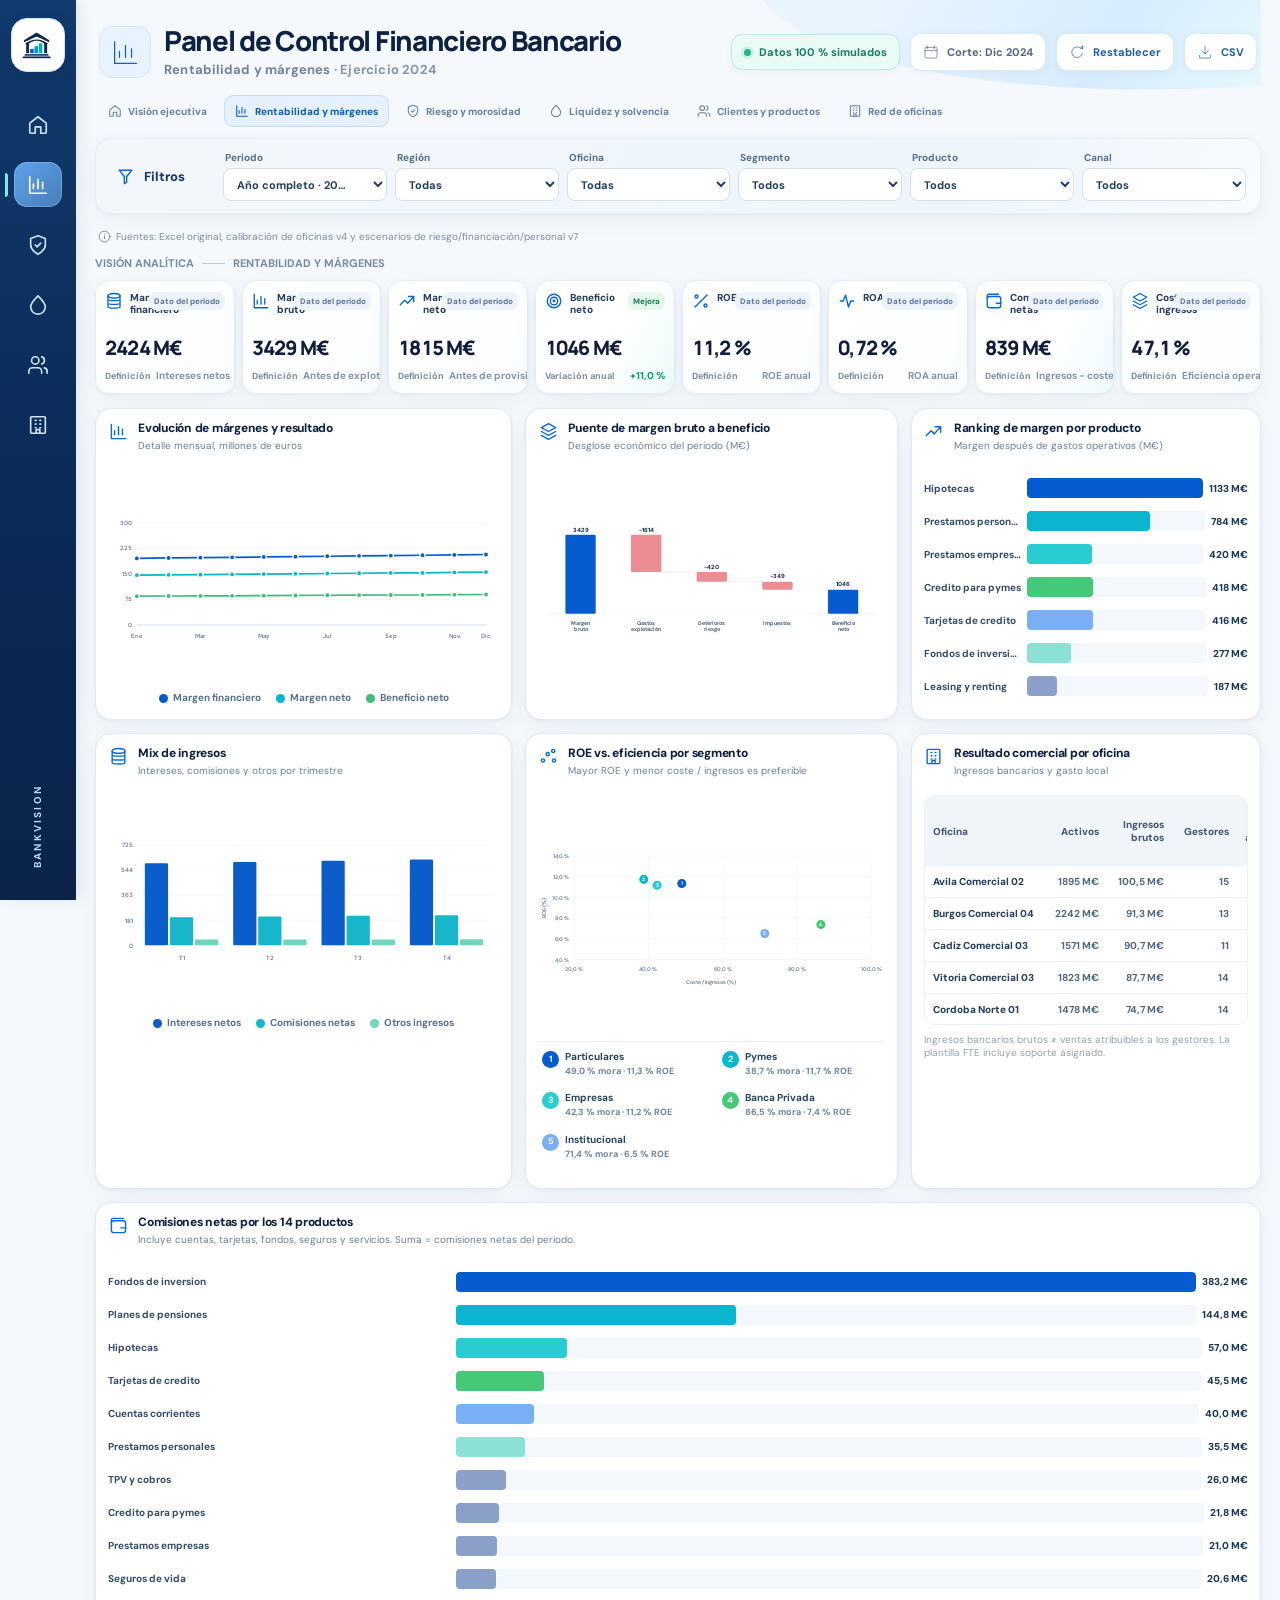
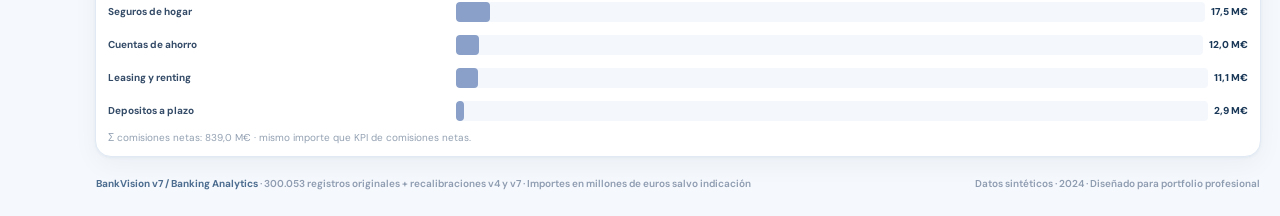
<file: _offline_profit.html>
<!doctype html><html lang="es"><head><meta charset="utf-8"><meta name="viewport" content="width=device-width, initial-scale=1"><style>@import url('https://fonts.googleapis.com/css2?family=DM+Sans:wght@400;500;600;700;800&family=Manrope:wght@400;500;600;700;800&display=swap');
:root{--ink:#122747;--sub:#6e8099;--border:#e6edf6;--line:#e9eef5;--blue:#075bca;--cyan:#14b7cc;--teal:#0cb4b4;--green:#39c77c;--pale:#f5f9ff;--white:#fff;--shadow:0 8px 26px rgba(25,65,110,.042),0 1px 3px rgba(25,65,110,.06)}
*{box-sizing:border-box}html{scroll-behavior:smooth}body{margin:0;color:var(--ink);background:#f5f8fc;font-family:'DM Sans',sans-serif;font-size:13px}button,select,input{font:inherit}button{cursor:pointer}button:disabled{cursor:not-allowed;opacity:.5}select{cursor:pointer}a{color:inherit}svg{display:block}#app{min-height:100vh}.boot{min-height:100vh;display:flex;flex-direction:column;align-items:center;justify-content:center;gap:16px;font-weight:600;color:#657c96}.boot-logo{width:82px;height:82px;display:grid;place-items:center;border-radius:22px;background:#fff;box-shadow:0 12px 25px #0e62b82d}.boot-logo img{width:66px;height:66px;object-fit:contain}.boot-spin{width:26px;height:26px;border-radius:50%;border:3px solid #d8e7f8;border-top-color:#0874d8;animation:spin 1s linear infinite}@keyframes spin{to{transform:rotate(360deg)}}
.app-shell{display:grid;grid-template-columns:76px minmax(0,1fr);min-height:100vh}.sidebar{background:linear-gradient(180deg,#113a6e 0%,#0b2a56 56%,#0b234a 100%);min-height:100vh;position:sticky;top:0;align-self:start;height:100vh;display:flex;flex-direction:column;align-items:center;gap:8px;padding:18px 9px;z-index:50;color:#fff;box-shadow:5px 0 15px rgba(5,35,82,.07);overflow-y:auto;overflow-x:hidden;scrollbar-width:thin;scrollbar-color:#497aa8 transparent}.side-brand{flex:0 0 54px;width:54px;height:54px;background:#fff;border:1px solid #cce3fa;border-radius:16px;display:grid;place-items:center;margin:0 0 22px;padding:4px;box-shadow:0 8px 18px #00173524;transition:transform .2s,box-shadow .2s}.side-brand:hover{transform:translateY(-2px);box-shadow:0 12px 24px #00173536}.side-brand img{display:block;width:100%;height:100%;object-fit:contain}.side-nav{display:flex;flex-direction:column;align-items:center;gap:15px;width:100%}.side-item{width:48px;height:45px;border:0;background:transparent;color:#d0e4f9;display:grid;place-items:center;border-radius:13px;position:relative;transition:.2s ease}.side-item:hover{background:#ffffff1c;color:white}.side-item.active{background:linear-gradient(135deg,#5ea3eb,#477db6);box-shadow:inset 0 0 0 1px #ffffff30;color:white}.side-item.active::before{content:"";position:absolute;left:-9px;height:24px;width:3px;background:#71eeec;border-radius:0 3px 3px 0}.side-item svg{width:22px;height:22px;stroke-width:1.8}.sidebar-bottom{margin-top:auto;display:grid;place-items:center;width:100%;padding:20px 0 14px;flex:0 0 auto}.side-mini{writing-mode:vertical-rl;transform:rotate(180deg);font-size:10px;color:#b4d8f6;white-space:nowrap;margin:0;line-height:1;font-weight:800;letter-spacing:2.2px}
.main{min-width:0;padding:0 26px 26px;max-width:1880px;width:100%;margin:0 auto}.header{min-height:95px;padding:20px 4px 11px;display:flex;align-items:center;justify-content:space-between;gap:15px;position:relative;overflow:hidden}.header::after{content:"";position:absolute;z-index:-1;right:-15px;top:-55px;width:520px;height:150px;background:linear-gradient(120deg,#e9f4ff 25%,#d6ecfd 68%,#e6f9fd);border-radius:0 0 0 85%;transform:rotate(-2deg)}.heading{display:flex;align-items:center;gap:13px;min-width:0}.heading-mark{width:52px;height:52px;background:#e8f3ff;color:#0862cc;display:grid;place-items:center;border-radius:14px;box-shadow:0 0 0 1px #d6e8ff inset}.heading-mark svg{width:29px;height:29px}.heading h1{font-family:Manrope,Arial,sans-serif;font-size:clamp(21px,2.15vw,31px);letter-spacing:-1.3px;line-height:1.08;margin:0 0 5px;font-weight:800;color:#0d2243}.heading p{color:#71839b;font-size:13px;margin:0;font-weight:700;letter-spacing:.2px}.top-right{display:flex;align-items:center;gap:10px;flex-wrap:wrap;justify-content:flex-end}.update-pill,.simulation-pill,.icon-btn{display:flex;align-items:center;gap:8px;border:1px solid #dde9f5;background:#fff;border-radius:11px;padding:10px 12px;color:#516580;white-space:nowrap;font-size:11px;font-weight:700;box-shadow:0 2px 8px #1c47700b}.simulation-pill{border:1px solid #b9ebde;background:#eafaf5;color:#167d65}.sim-dot{width:7px;height:7px;background:#20b788;border-radius:50%;box-shadow:0 0 0 3px #21b78824}.icon-btn{cursor:pointer;color:#1c5caa;background:white}.icon-btn:hover{border-color:#9bbce8;background:#f7fbff}.icon{width:19px;height:19px;vertical-align:middle;stroke-width:1.8;flex-shrink:0}.icon-sm{width:16px;height:16px}.icon-lg{width:24px;height:24px}
.filter-panel{display:grid;grid-template-columns:125px repeat(6,minmax(0,1fr));align-items:center;gap:8px;padding:12px 14px;background:linear-gradient(115deg,#f3f7fc,#edf5fc 75%,#f8fbff);border:1px solid #e3eefa;border-radius:16px;margin-bottom:16px;box-shadow:var(--shadow)}.filter-title{display:flex;align-items:center;gap:9px;font-weight:800;color:#163765;padding-left:6px;font-size:13px}.filter-title svg{color:#0b67c8}.filter-item{min-width:0}.filter-item label{font-size:10px;font-weight:800;color:#59728f;margin:0 0 4px 2px;display:block;white-space:nowrap;overflow:hidden;text-overflow:ellipsis}.filter-select{display:block;width:100%;border:1px solid #d2e0ee;border-radius:8px;background:white;padding:7px 19px 7px 9px;color:#233e63;outline:none;min-height:33px;font-size:11px;font-weight:700;text-overflow:ellipsis}.filter-select:focus{border-color:#217ad7;box-shadow:0 0 0 3px #2375ca20}.data-scope{display:flex;gap:8px;align-items:center;color:#7c8da4;font-size:10px;margin:0 0 13px 3px;flex-wrap:wrap}.scope-divider{height:4px;width:4px;background:#c6d3e2;border-radius:50%}.scope-info{display:flex;gap:5px;align-items:center}.scope-info svg{width:13px;height:13px}
.kpi-grid{display:grid;grid-template-columns:repeat(8,minmax(0,1fr));gap:10px;margin-bottom:14px}.kpi-card{background:linear-gradient(135deg,#fff 0%,#fafdff 100%);border:1px solid #e3edf7;box-shadow:var(--shadow);border-radius:14px;padding:13px 12px 11px;min-width:0;position:relative;overflow:hidden;transition:transform .18s,box-shadow .18s}.kpi-card:hover{transform:translateY(-2px);box-shadow:0 11px 22px #21456c15}.kpi-card:nth-child(4){background:linear-gradient(120deg,#fff 55%,#ecfbf8)}.kpi-card:nth-child(7){background:linear-gradient(120deg,#fff 55%,#eefaff)}.kpi-top{display:flex;justify-content:space-between;align-items:start;gap:4px;min-height:29px}.kpi-label-wrap{display:flex;align-items:start;gap:7px;min-width:0}.kpi-icon{color:#0566d8;flex:0 0 auto}.kpi-icon svg{width:18px;height:18px}.kpi-label{font-size:10px;line-height:1.16;color:#263c60;font-weight:800;max-width:125px}.kpi-badge{font-size:9px;border-radius:7px;padding:4px 5px;white-space:nowrap;font-weight:800;display:inline-flex;align-items:center;gap:3px}.kpi-badge.good{color:#18825b;background:#e6f8eb}.kpi-badge.warn{color:#bb7a15;background:#fff2d9}.kpi-badge.neutral{color:#5e77a4;background:#edf3fb}.kpi-value{font-family:Manrope,Arial,sans-serif;font-size:clamp(15px,1.55vw,24px);font-weight:800;color:#101d3b;letter-spacing:-.8px;margin:13px 0 8px;white-space:nowrap;overflow:hidden;text-overflow:ellipsis;font-variant-numeric:tabular-nums}.kpi-bottom{display:flex;align-items:center;justify-content:space-between;gap:5px;font-size:9px;color:#7a899f;font-weight:700}.kpi-bottom strong{color:#0b9968;font-size:10px;white-space:nowrap}.kpi-note{color:#778ca8;font-size:9px;margin-top:1px}.dash-grid{display:grid;grid-template-columns:1.12fr 1fr .94fr;gap:13px;align-items:stretch}.panel{min-width:0;background:white;border:1px solid #e0e9f4;border-radius:16px;box-shadow:var(--shadow);padding:15px 16px 13px;position:relative;overflow:hidden;min-height:275px}.panel.tall{min-height:300px}.panel.wide2{grid-column:span 2}.panel.full{grid-column:1/-1}.panel-head{display:flex;align-items:start;gap:10px;margin-bottom:12px;min-height:37px}.panel-icon{color:#086be3;display:grid;place-items:center;margin-top:1px;flex:0 0 20px}.panel-icon svg{width:19px;height:19px}.panel-title{font-size:14px;line-height:1.23;font-weight:800;color:#0d2043;letter-spacing:-.25px;margin:0}.panel-sub{font-size:10px;color:#6c7f96;line-height:1.3;margin:3px 0 0}.panel-body{width:100%;min-width:0}.panel-foot{font-size:10px;color:#93a1b2;margin-top:8px}.chart-wrap{position:relative;width:100%;height:216px;overflow:hidden}.chart-wrap svg{width:100%;height:100%;overflow:visible}.scatter-wrap{height:240px;overflow:visible}.scatter-dot{cursor:pointer;outline:none}.scatter-dot circle{transition:stroke-width .15s,filter .15s}.scatter-dot:hover circle,.scatter-dot:focus circle{stroke:#153d69;stroke-width:3.2;filter:drop-shadow(0 3px 4px #2c6fa746)}.scatter-detail{opacity:0;pointer-events:none;transition:opacity .12s}.scatter-dot:hover .scatter-detail,.scatter-dot:focus .scatter-detail{opacity:1}.scatter-detail-title{font-family:Manrope,Arial,sans-serif;font-size:10px;fill:#fff;font-weight:800}.scatter-detail-value{font-family:DM Sans,Arial,sans-serif;font-size:9px;fill:#a6e6f5;font-weight:700}.chart-ticks{font-size:10px;fill:#6b7e98;font-family:'DM Sans',sans-serif;font-weight:600}.chart-grid{stroke:#edf2f7;stroke-width:1}.chart-axis{stroke:#ccd7e5;stroke-width:1}.chart-title{font-size:11px;fill:#384c68;font-weight:700}.chart-label{font-family:'DM Sans',sans-serif;font-size:9px;fill:#304766;font-weight:700}.chart-line{fill:none;stroke-width:2.8;stroke-linecap:round;stroke-linejoin:round}.chart-node{stroke:white;stroke-width:2.2;cursor:crosshair}.chart-node:hover{stroke:#102c52;stroke-width:3.5}.legend{display:flex;align-items:center;justify-content:center;gap:15px;flex-wrap:wrap;margin:5px auto 3px;font-size:10px;font-weight:700;color:#58708f}.legend i{display:inline-block;width:9px;height:9px;border-radius:50%;margin-right:5px;vertical-align:middle}.bar-list{display:flex;flex-direction:column;gap:13px;padding:8px 0 2px}.bar-item{display:grid;grid-template-columns:minmax(95px,30%) minmax(0,1fr) auto;align-items:center;gap:10px;font-size:11px}.bar-item-label{color:#344b67;font-weight:700;white-space:nowrap;overflow:hidden;text-overflow:ellipsis}.bar-track{height:20px;background:#f4f7fc;border-radius:4px;overflow:hidden;position:relative;min-width:0}.bar-fill{height:100%;min-width:2px;border-radius:3px 4px 4px 3px;transition:width .4s;cursor:pointer}.bar-fill:hover{filter:brightness(.91)}.bar-value{font-size:10px;color:#193757;font-weight:800;white-space:nowrap;font-variant-numeric:tabular-nums}.delta-tag{font-size:10px;color:#249469;background:#e8f8ee;padding:3px 6px;border-radius:7px;white-space:nowrap;font-weight:800}.donut-layout{display:flex;align-items:center;gap:18px;justify-content:center;min-height:210px}.donut{width:min(200px,49%);aspect-ratio:1;border-radius:50%;position:relative;flex:none;box-shadow:inset 0 0 0 1px #eef2f8;transition:transform .3s}.donut:hover{transform:scale(1.035)}.donut-hole{position:absolute;inset:23%;border-radius:50%;background:white;display:flex;flex-direction:column;align-items:center;justify-content:center;text-align:center;box-shadow:0 0 0 2px #fff}.donut-hole b{font-size:17px;font-family:Manrope,sans-serif;font-weight:800;white-space:nowrap}.donut-hole span{font-size:9px;color:#8291a5;font-weight:700}.donut-legend{display:grid;gap:12px;flex:1;min-width:0}.donut-legend-item{display:flex;gap:7px;align-items:center;font-size:10px;color:#4d6581;font-weight:700;min-width:0}.donut-legend-item i{width:8px;height:8px;border-radius:3px;flex:none}.donut-legend-item span{overflow:hidden;text-overflow:ellipsis;white-space:nowrap}.donut-legend-item b{margin-left:auto;color:#152d4e;font-variant-numeric:tabular-nums;font-size:10px}.donut-legend-item.clickable{cursor:pointer;border-radius:6px;padding:4px;margin:-4px}.donut-legend-item.clickable:hover{background:#eef7ff}.funnel-body{display:grid;grid-template-columns:50% 1fr;gap:12px;padding:3px 0}.funnel-shapes{display:flex;flex-direction:column;align-items:center;gap:4px;padding-top:3px}.funnel-stage{height:46px;width:100%;clip-path:polygon(0 0,100% 0,90% 100%,10% 100%);display:grid;place-items:center;font-size:16px;color:white;font-family:Manrope,sans-serif;font-weight:800;text-shadow:0 1px 1px #0003}.funnel-stage:nth-child(2){width:87%}.funnel-stage:nth-child(3){width:75%}.funnel-stage:nth-child(4){width:62%}.funnel-steps{display:flex;flex-direction:column;justify-content:space-around;gap:5px}.funnel-step{display:grid;grid-template-columns:9px 1fr auto;gap:6px;align-items:center;font-size:10px;min-width:0}.funnel-step i{width:8px;height:8px;border-radius:50%}.funnel-step .funnel-name{font-weight:700;color:#667890}.funnel-step b{white-space:nowrap;font-weight:800;color:#1b3150}.funnel-step small{font-size:9px;color:#20a271;grid-column:2 / -1;text-align:right}
.tbl-wrap{overflow:auto;border-radius:10px;border:1px solid #eef3f9;max-height:230px}.tbl-wrap::-webkit-scrollbar{width:7px;height:7px}.tbl-wrap::-webkit-scrollbar-thumb{background:#c9d7e6;border-radius:12px}.data-table{width:100%;border-collapse:collapse;white-space:nowrap;min-width:420px;font-size:10px}.data-table thead th{background:#f0f5fa;color:#415575;padding:9px 8px;text-align:right;font-weight:800;position:sticky;top:0;z-index:1}.data-table thead th:first-child{text-align:left}.data-table td{padding:9px 8px;border-bottom:1px solid #eef2f7;text-align:right;font-weight:700;color:#516780}.data-table td:first-child{text-align:left;color:#253e60;font-weight:800}.data-table tbody tr:hover{background:#f6fbff}.data-table tbody tr.total-row{background:#e4f8f6}.data-table tbody tr.total-row td{font-weight:800;color:#154d66}.click-row{cursor:pointer}.data-table .neg{color:#d25c55}.data-table .good{color:#19a26b}.heat-table{width:100%;border-spacing:3px;border-collapse:separate;font-size:9px}.heat-table th{padding:5px 2px;font-weight:800;color:#58708f;text-align:center}.heat-table th:first-child{text-align:left}.heat-table td{padding:7px 3px;text-align:center;border-radius:4px;font-weight:800;white-space:nowrap;cursor:default}.heat-table td:first-child{text-align:left;color:#304767;background:white!important;min-width:55px}.heat-table td[data-region]{cursor:pointer}.heat-table td[data-region]:hover{outline:2px solid #0784dc}.heat-legend{display:flex;align-items:center;justify-content:center;gap:7px;margin:9px 0 2px;color:#8795aa;font-size:9px}.heat-gradient{width:110px;height:8px;border-radius:8px;background:linear-gradient(90deg,#e3f7eb,#78dfd4,#2687d9,#1256b9)}
.waterfall{height:215px}.waterfall svg{width:100%;height:100%}.water-label{font-size:10px;fill:#43607f;font-family:'DM Sans',sans-serif;font-weight:700}.water-value{font-size:11px;fill:#132e52;font-family:'DM Sans',sans-serif;font-weight:800}.score-row{display:grid;grid-template-columns:1fr auto;align-items:center;padding:7px 2px;border-bottom:1px solid #eff3f9;font-size:11px}.score-row:last-child{border:0}.score-row .label{color:#678099}.score-row .value{font-weight:800;font-size:12px}.split-insight{display:grid;grid-template-columns:1fr 1fr;gap:10px}.insight-mini{border:1px solid #e6eef7;background:#f9fbff;padding:11px;border-radius:11px}.insight-mini .top{color:#7b91aa;font-weight:700;font-size:10px}.insight-mini b{display:block;font-size:18px;margin:7px 0 1px;font-family:Manrope,sans-serif}.insight-mini small{font-size:9px;color:#1d9a75;font-weight:800}.insights{display:flex;flex-direction:column;gap:10px;padding:4px 0}.insight-item{display:flex;gap:8px;align-items:flex-start;color:#465d77;font-weight:600;font-size:11px;line-height:1.5}.insight-item svg{color:#20b98c;margin-top:1px;flex:none}.story-card{background:linear-gradient(120deg,#f0fcf8,#f7fbff);border:1px solid #d7f2ec}.mini-pill{padding:3px 7px;border-radius:7px;font-weight:800;font-size:10px;background:#e7f9ec;color:#1c956c}.section-eyebrow{display:flex;align-items:center;gap:8px;margin:0 0 10px;color:#758ba6;font-size:11px;font-weight:700}.section-eyebrow span{width:23px;height:1px;background:#bdcbdb}.footer{display:flex;justify-content:space-between;gap:15px;align-items:center;color:#8e9cb1;font-size:10px;font-weight:600;padding:20px 1px 0;flex-wrap:wrap}.footer strong{color:#4d6d90}.button-link{border:0;background:none;text-decoration:underline;color:#0b76ce;padding:2px;font-weight:700;font-size:10px}.tag{padding:3px 7px;border-radius:6px;background:#eff6fc;color:#3274b5;font-weight:800;font-size:10px}.empty{display:grid;place-items:center;min-height:180px;text-align:center;color:#849ab1;font-weight:700}.data-scope-warning{background:#fff9eb;border:1px solid #f4e5c7;color:#91682d;padding:8px 11px;border-radius:8px;font-size:10px;margin:0 0 12px}.toast{position:fixed;bottom:24px;right:24px;border-radius:12px;background:#123862;color:white;box-shadow:0 12px 35px #0c30565c;padding:13px 18px;font-weight:700;font-size:12px;z-index:100;animation:rise .2s ease}@keyframes rise{from{transform:translateY(14px);opacity:0}to{transform:translateY(0);opacity:1}}#floating-tooltip{display:none;position:fixed;z-index:200;pointer-events:none;padding:9px 12px;border-radius:10px;background:#142f53;color:white;font-size:11px;font-weight:700;box-shadow:0 10px 25px #18355345;max-width:250px}.muted{color:#8696aa}.accent{color:#0b83bd}.region-tiles{display:grid;grid-template-columns:repeat(5,1fr);gap:9px;margin-top:5px}.region-tile{border:1px solid #e0ebf5;border-radius:11px;padding:12px;background:linear-gradient(145deg,#f7fbff,#fff);min-width:0;cursor:pointer}.region-tile:hover{border-color:#64b4e7}.region-tile .stripe{height:5px;border-radius:5px;margin-bottom:8px}.region-tile strong{display:block;font-size:12px}.region-tile .num{font-size:21px;font-weight:800;margin-top:3px;font-family:Manrope,sans-serif;color:#15476f}.region-tile span{display:block;font-size:9px;color:#8292a8;margin-top:4px}
@media(max-width:1510px){.main{padding-left:19px;padding-right:19px}.filter-panel{grid-template-columns:105px repeat(6,minmax(0,1fr))}.kpi-grid{gap:7px}.kpi-card{padding:11px 9px}.kpi-badge{font-size:8px}.panel{padding:12px}.panel-title{font-size:12px}.donut-layout{gap:12px}.bar-item{gap:6px;font-size:10px}.bar-item-label{font-size:10px}}
@media(max-width:1160px){.kpi-grid{grid-template-columns:repeat(4,minmax(0,1fr))}.dash-grid{grid-template-columns:1fr 1fr}.panel{min-height:280px}.filter-panel{grid-template-columns:repeat(3,1fr)}.filter-title{grid-column:1/-1}.panel.wide2{grid-column:span 2}.heading h1{font-size:22px}.top-right .update-pill{display:none}}
@media(max-width:790px){.app-shell{grid-template-columns:1fr}.sidebar{height:auto;min-height:auto;width:100%;position:sticky;top:0;flex-direction:row;justify-content:space-between;padding:8px 12px;z-index:80}.side-brand{flex-basis:42px;width:42px;height:42px;margin:0;border-radius:11px;padding:3px}.side-nav{flex-direction:row;gap:2px;width:auto}.side-item{width:36px;height:37px;border-radius:8px}.side-item svg{width:18px;height:18px}.side-item.active::before{display:none}.sidebar-bottom{display:none}.main{padding:0 12px 24px}.header{padding-top:17px;align-items:start;flex-direction:column}.heading h1{font-size:21px}.heading-mark{width:43px;height:43px}.top-right{width:100%;justify-content:flex-start}.filter-panel{grid-template-columns:repeat(2,minmax(0,1fr));gap:10px}.kpi-grid{grid-template-columns:repeat(2,minmax(0,1fr));gap:8px}.dash-grid{grid-template-columns:1fr;gap:10px}.panel,.panel.wide2,.panel.full{grid-column:1}.kpi-value{font-size:22px}.region-tiles{grid-template-columns:repeat(2,1fr)}.data-scope{margin-bottom:8px}}
@media(max-width:420px){.side-item{width:32px}.side-nav{gap:0}.heading h1{font-size:19px}.heading p{font-size:11px}.filter-panel{padding:10px}.filter-select{font-size:10px}.donut{width:44%}.donut-layout{gap:8px}.donut-legend-item{font-size:9px}.funnel-stage{font-size:13px}.funnel-step{font-size:9px}}
@media print{.sidebar,.filter-panel,.data-scope,.icon-btn{display:none!important}.app-shell{display:block}.main{padding:0}.panel,.kpi-card{break-inside:avoid;box-shadow:none}.dash-grid{grid-template-columns:1fr 1fr}.header{min-height:auto}.footer{display:none}}
.page-tabs{display:flex;gap:6px;align-items:center;overflow:auto;padding:0 2px 11px;scrollbar-width:thin}.page-tab{display:inline-flex;align-items:center;gap:6px;white-space:nowrap;background:transparent;color:#6783a5;border:1px solid transparent;border-radius:9px;padding:8px 10px;font-size:10px;font-weight:800;transition:.15s}.page-tab:hover{color:#1261b8;background:#eaf3ff}.page-tab.active{color:#0c5fbf;background:#e6f1ff;border-color:#c8def5}.page-tab svg{width:14px;height:14px}.page-tab.active svg{color:#075ac7}
@media(max-width:790px){.page-tabs{padding-bottom:8px}.page-tab{font-size:10px;padding:7px 8px}}

/* Audit v3: detailed credit, deposit and investment reconciliation */
.product-breakdowns{display:grid;gap:15px}.product-section{border-bottom:1px solid #e7eef6;padding:0 0 11px}.product-section:last-child{border-bottom:0;padding-bottom:0}.product-section-head{display:flex;justify-content:space-between;gap:12px;align-items:center;margin:0 0 8px;font-size:11px;color:#193b5f}.product-section-head span{color:#0a65bc;font-weight:800;white-space:nowrap}.product-breakdowns .bar-list{gap:6px}.product-breakdowns .bar-item{grid-template-columns:minmax(90px,1.4fr) minmax(60px,2.1fr) minmax(70px,.9fr);font-size:9px}.product-breakdowns .bar-item-label{font-size:9px}.product-breakdowns .bar-value{font-size:9px}.reconciliation{color:#1e976f;font-size:9px;font-weight:800;margin-top:5px;text-align:right}.reconciliation.mismatch{color:#c77f30}.product-panel{align-self:start}.scatter-dot circle{transition:stroke-width .16s,r .16s}.scatter-dot:focus-visible circle,.scatter-dot:hover circle{stroke:#173d68;stroke-width:3.5}.data-table th{white-space:normal;min-width:65px}

/* v4: always-visible, keyboard-accessible labels for the five segment scatters. */
.scatter-index{font:800 9px Manrope,Arial,sans-serif;fill:#fff;pointer-events:none}
.scatter-key{display:grid;grid-template-columns:repeat(2,minmax(0,1fr));gap:6px 12px;margin:6px 0 4px;padding:6px 0;border-top:1px solid #edf2f8}
.scatter-key-item{display:flex;align-items:center;gap:5px;min-width:0;font-size:10px;line-height:1.25;color:#294364;font-weight:700;border-radius:6px;padding:3px 4px}
.scatter-key-item[data-segment]{cursor:pointer}
.scatter-key-item:hover{background:#f0f7fd}
.scatter-key-item span{flex:1;min-width:0;overflow:hidden;text-overflow:ellipsis;white-space:nowrap}
.scatter-key-item small{font-size:9px;color:#6e859d;white-space:nowrap}
.scatter-key-marker{height:17px;width:17px;flex:0 0 17px;border-radius:50%;display:grid;place-items:center;color:white;font-size:9px}
.product-scale-note{color:#6c82a0;font-size:10px;line-height:1.4;margin:0 0 7px}
@media(max-width:650px){.scatter-key{grid-template-columns:1fr}.scatter-key-item small{margin-left:auto}}


/* v5: executive view — compact product filter and full-height commercial analysis. */
.product-panel{align-self:stretch}
.product-panel .panel-head{margin-bottom:8px}
.product-chart-layout{display:flex;flex-direction:column;gap:9px;min-height:0}
.product-controls{display:grid;grid-template-columns:minmax(0,0.85fr) minmax(0,1.15fr);gap:8px;align-items:end}
.product-filter{display:flex;flex-direction:column;gap:4px;min-width:0;font-size:10px;color:#536e8a;font-weight:800}
.product-filter-select,.office-table-controls select{width:100%;min-width:0;max-width:100%;border:1px solid #cddfee;background:#f9fcff;color:#15375d;padding:8px 25px 8px 9px;border-radius:9px;font-size:11px;font-weight:700;outline-offset:2px}
.product-filter-select:focus-visible,.office-table-controls select:focus-visible{outline:2px solid #1887e1;border-color:#1887e1}
.product-scroll-region{min-height:185px;max-height:250px;overflow-y:auto;overflow-x:hidden;scrollbar-width:thin;scrollbar-color:#b9d4e9 transparent;padding-right:5px;border-bottom:1px solid #edf3f9}
.product-scroll-region:focus-visible{outline:2px solid #54a8e8;border-radius:5px}
.product-breakdowns{gap:12px}
.product-section{padding-bottom:9px}
.product-section .bar-list{padding-top:3px;padding-bottom:3px}
.product-chart-footer{display:flex;align-items:center;gap:6px;font-size:10px;font-weight:700;color:#7d8fa7}
.product-chart-footer svg{color:#4c8bca}
.product-empty{min-height:100px;display:grid;place-items:center;text-align:center;font-weight:700;font-size:11px;color:#7d8fa7}
.executive-funnel-panel,.executive-office-panel{display:flex;flex-direction:column;min-height:395px}
.executive-funnel-panel .panel-body,.executive-office-panel .panel-body{display:flex;flex-direction:column;flex:1;min-height:0}
.executive-funnel-panel .panel-body>.funnel-layout{flex:1}
.funnel-layout.funnel-expanded{display:flex;flex-direction:column;min-height:300px;gap:12px}
.funnel-expanded .funnel-body{flex:1;display:grid;grid-template-columns:minmax(0,56%) minmax(0,1fr);gap:14px;min-height:255px;padding:3px 0;align-items:stretch}
.funnel-expanded .funnel-shapes{display:grid;grid-template-rows:repeat(4,minmax(0,1fr));gap:7px;padding-top:0;align-items:stretch}
.funnel-expanded .funnel-stage{height:100%;min-height:48px;max-height:none;font-size:clamp(14px,1.2vw,18px)}
.funnel-expanded .funnel-steps{display:grid;grid-template-rows:repeat(4,minmax(0,1fr));gap:7px}
.funnel-expanded .funnel-step{grid-template-columns:8px minmax(0,1fr);gap:2px 7px;align-content:center;padding:3px 0;font-size:11px}
.funnel-expanded .funnel-step b{grid-column:2;grid-row:2;justify-self:start;font-size:clamp(12px,1.05vw,16px)}
.funnel-expanded .funnel-step small{grid-column:2;text-align:left;font-size:10px;white-space:normal}
.funnel-conversion-total{display:flex;align-items:center;justify-content:space-between;gap:8px;background:linear-gradient(95deg,#effaf9,#eff5ff);padding:11px 13px;border:1px solid #d6ecf2;border-radius:10px}
.funnel-conversion-total span{color:#486783;font-size:11px;font-weight:700}
.funnel-conversion-total strong{font-family:Manrope,sans-serif;font-size:17px;color:#087cb7;white-space:nowrap}
.executive-office-layout{display:flex;flex:1;flex-direction:column;gap:9px;min-height:0}
.office-table-controls{display:grid;grid-template-columns:minmax(0,1.1fr) minmax(0,.9fr);gap:8px}
.office-table-controls label{display:flex;flex-direction:column;gap:4px;font-size:10px;font-weight:800;color:#56718c;min-width:0}
.executive-office-layout .tbl-wrap{flex:1;max-height:322px;min-height:225px;overflow:auto;border:1px solid #e1ebf7;border-radius:9px}
.executive-office-layout .data-table{min-width:630px;font-size:10px}
.executive-office-layout .data-table th{position:sticky;top:0;background:#eaf2fb;z-index:3}
.executive-office-layout .data-table th,.executive-office-layout .data-table td{padding:12px 10px}
.office-table-status{display:flex;align-items:center;gap:6px;color:#7189a2;font-size:10px;font-weight:700}
.office-table-status svg{color:#3678b8;flex:none}
@media(max-width:1160px){.executive-funnel-panel,.executive-office-panel{min-height:370px}.product-scroll-region{max-height:260px}}
@media(max-width:790px){.executive-funnel-panel,.executive-office-panel{min-height:390px}.product-scroll-region{max-height:330px}}
@media(max-width:430px){.product-controls{grid-template-columns:1fr}.funnel-expanded .funnel-body{grid-template-columns:52% minmax(0,1fr);gap:8px}.funnel-expanded .funnel-step{font-size:10px}.funnel-expanded .funnel-step b{font-size:12px}.funnel-conversion-total strong{font-size:15px}}

/* BankVision v8 · embudo a altura completa, sin centrar un bloque de altura fija.
   La misma malla de cuatro filas controla trapecios y sus métricas. */
.executive-funnel-panel .panel-head{flex:0 0 auto}
.executive-funnel-panel .panel-body{
  display:flex;
  flex:1 1 auto;
  flex-direction:column;
  justify-content:stretch;
  align-items:stretch;
  min-height:0;
}
.executive-funnel-panel .funnel-layout.funnel-expanded{
  display:flex;
  flex:1 1 auto;
  flex-direction:column;
  justify-content:stretch;
  width:100%;
  max-width:none;
  min-height:0;
  margin:0;
  gap:12px;
}
.executive-funnel-panel .funnel-expanded .funnel-body{
  display:grid;
  flex:1 1 0%;
  grid-template-columns:minmax(0,54%) minmax(0,1fr);
  gap:14px;
  align-items:stretch;
  height:auto;
  min-height:0;
  padding:0;
}
.executive-funnel-panel .funnel-expanded .funnel-shapes,
.executive-funnel-panel .funnel-expanded .funnel-steps{
  display:grid;
  height:100%;
  grid-template-rows:repeat(4,minmax(0,1fr));
  gap:8px;
  min-height:0;
  padding:0;
  align-items:stretch;
}
.executive-funnel-panel .funnel-expanded .funnel-stage{
  display:grid;
  place-items:center;
  height:100%;
  min-height:48px;
  max-height:none;
  font-size:clamp(13px,1.1vw,18px);
}
.executive-funnel-panel .funnel-expanded .funnel-step{
  align-self:stretch;
  align-content:center;
  grid-template-columns:9px minmax(0,1fr);
  gap:2px 7px;
  min-height:0;
  padding:0;
}
.executive-funnel-panel .funnel-conversion-total{
  flex:0 0 auto;
  min-height:48px;
}
/* Auditoría de ROE: capital que pondera cada punto y puente de márgenes visibles. */
.finance-breakdown{display:grid;grid-template-columns:repeat(4,minmax(0,1fr));gap:10px;margin:10px 0 14px}
.finance-breakdown>div{display:flex;flex-direction:column;justify-content:center;gap:4px;background:#f8fbff;border:1px solid #dbeaf7;border-radius:10px;padding:10px 12px;min-width:0}
.finance-breakdown span{font-size:10px;line-height:1.2;font-weight:700;color:#637d9a}
.finance-breakdown strong{font-family:Manrope,Arial,sans-serif;color:#164779;font-size:13px;font-weight:800;overflow-wrap:anywhere}
.scatter-key-item{display:grid;grid-template-columns:17px minmax(0,1fr);grid-template-rows:auto auto auto;gap:3px 6px;align-items:center;min-width:0}
.scatter-key-item .scatter-key-marker{grid-column:1;grid-row:1 / 4;align-self:start}
.scatter-key-item span{grid-column:2;grid-row:1;min-width:0;white-space:normal;overflow:visible;line-height:1.2}
.scatter-key-item small{grid-column:2;grid-row:2;font-size:9px;white-space:normal}
.scatter-key-item em{grid-column:2;grid-row:3;color:#0b7795;font-style:normal;font-size:9px;font-weight:700;overflow-wrap:anywhere}
.roe-reconciliation{display:flex;flex-wrap:wrap;gap:5px 9px;align-items:center;font-size:10px;color:#58718f;border-top:1px solid #e7eff7;padding:8px 3px}
.roe-reconciliation strong{color:#124d81;font-weight:800}
.segment-details{border-top:1px dashed #dceaf5;padding-top:4px}
.segment-details summary{font-size:10px;font-weight:800;color:#0b75b4;cursor:pointer;padding:5px 3px;outline-offset:2px}
.segment-details .tbl-wrap{margin-top:7px;max-height:270px;overflow:auto}
.segment-details .data-table{font-size:9px;min-width:760px}
.segment-details .data-table td,.segment-details .data-table th{padding:8px 6px}
.segment-details-note{font-size:9px;line-height:1.5;color:#617c97;margin:8px 4px}
@media(max-width:1160px){.finance-breakdown{grid-template-columns:repeat(2,minmax(0,1fr))}}
@media(max-width:650px){.finance-breakdown{grid-template-columns:1fr 1fr;gap:7px}.finance-breakdown>div{padding:8px}.finance-breakdown strong{font-size:11px}.executive-funnel-panel .funnel-expanded .funnel-body{grid-template-columns:minmax(0,52%) minmax(0,1fr);gap:8px}.executive-funnel-panel .funnel-expanded .funnel-stage{font-size:12px}.executive-funnel-panel .funnel-expanded .funnel-step{font-size:10px}.executive-funnel-panel .funnel-expanded .funnel-step b{font-size:12px}}

/* v7 · reconciled risk, fee margins, income attribution and real-size legend */
.finance-breakdown{grid-template-columns:repeat(3,minmax(0,1fr))}
.finance-breakdown small{font-size:9px;color:#7288a2;font-weight:600}
.capital-bridge-note{background:#f8fcff;border:1px solid #dce9f7;border-radius:10px;padding:8px 12px;margin:-6px 0 14px;color:#496580;font-size:11px;line-height:1.45}
.capital-bridge-note summary{font-weight:800;color:#0a6cb7;cursor:pointer}
.capital-bridge-note p{margin:7px 0 0}
.scatter-key-above{margin:2px 0 7px;border-top:0;border-bottom:1px solid #e6eff7;padding:2px 0 8px;grid-template-columns:repeat(2,minmax(0,1fr))}
.scatter-key-above .scatter-key-item{background:#f7fbff;border:1px solid #edf3f9;padding:5px 7px}
.scatter-key-above .scatter-key-item em{font-size:10px;color:#186c9e}
.risk-stage-cards{display:grid;grid-template-columns:repeat(3,minmax(0,1fr));gap:12px}
.risk-stage-cards>div{display:flex;flex-direction:column;gap:8px;padding:17px;border-radius:12px;border:1px solid #dfeaf7;background:#f7fbff}
.risk-stage-cards strong{font-size:14px;color:#105eb6}
.risk-stage-cards span{color:#4b617d;font-size:12px}
.risk-stage-cards b{color:#0c6577;font-size:14px}
.stage-recon{margin-top:12px;background:#ecf9f4;color:#1f7864;padding:12px;border-radius:9px;font-size:11px;font-weight:700}
.executive-office-layout .data-table{min-width:820px}
@media(max-width:1160px){.finance-breakdown{grid-template-columns:repeat(2,minmax(0,1fr))}}
@media(max-width:650px){.finance-breakdown{grid-template-columns:1fr 1fr}.risk-stage-cards{grid-template-columns:1fr}.scatter-key-above{grid-template-columns:1fr}}
</style></head><body><div id="app"><div class="app-shell"><aside class="sidebar" aria-label="Navegación principal"><button class="side-brand" type="button" data-page="executive" title="BankVision · Ir al inicio" aria-label="BankVision · Ir al inicio"><img src="[data-uri]" alt="" width="42" height="42" /></button><nav class="side-nav"><button type="button" class="side-item " data-page="executive" title="Visión ejecutiva" aria-label="Visión ejecutiva" ><svg class="icon" viewBox="0 0 24 24" fill="none" stroke="currentColor" stroke-linecap="round" stroke-linejoin="round" aria-hidden="true"><path d="m3 10 9-7 9 7v10a1 1 0 0 1-1 1h-5v-7H9v7H4a1 1 0 0 1-1-1z"/></svg></button><button type="button" class="side-item active" data-page="profit" title="Rentabilidad y márgenes" aria-label="Rentabilidad y márgenes" aria-current="page"><svg class="icon" viewBox="0 0 24 24" fill="none" stroke="currentColor" stroke-linecap="round" stroke-linejoin="round" aria-hidden="true"><path d="M3 3v18h18"/><path d="M7 16v-5m5 5V6m5 10V9"/></svg></button><button type="button" class="side-item " data-page="risk" title="Riesgo y morosidad" aria-label="Riesgo y morosidad" ><svg class="icon" viewBox="0 0 24 24" fill="none" stroke="currentColor" stroke-linecap="round" stroke-linejoin="round" aria-hidden="true"><path d="M12 22s8-4 8-10V5l-8-3-8 3v7c0 6 8 10 8 10z"/><path d="m9 12 2 2 4-4"/></svg></button><button type="button" class="side-item " data-page="liquidity" title="Liquidez y solvencia" aria-label="Liquidez y solvencia" ><svg class="icon" viewBox="0 0 24 24" fill="none" stroke="currentColor" stroke-linecap="round" stroke-linejoin="round" aria-hidden="true"><path d="M12 22a8 8 0 0 0 8-8C20 10 12 2 12 2S4 10 4 14a8 8 0 0 0 8 8z"/></svg></button><button type="button" class="side-item " data-page="clients" title="Clientes y productos" aria-label="Clientes y productos" ><svg class="icon" viewBox="0 0 24 24" fill="none" stroke="currentColor" stroke-linecap="round" stroke-linejoin="round" aria-hidden="true"><path d="M16 21v-2a4 4 0 0 0-4-4H6a4 4 0 0 0-4 4v2"/><circle cx="9" cy="7" r="4"/><path d="M22 21v-2a4 4 0 0 0-3-3.87M16 3.13a4 4 0 0 1 0 7.75"/></svg></button><button type="button" class="side-item " data-page="offices" title="Red de oficinas" aria-label="Red de oficinas" ><svg class="icon" viewBox="0 0 24 24" fill="none" stroke="currentColor" stroke-linecap="round" stroke-linejoin="round" aria-hidden="true"><rect x="4" y="3" width="16" height="18" rx="1"/><path d="M9 7h1m4 0h1M9 11h1m4 0h1M9 15h1m4 0h1M10 21v-4h4v4"/></svg></button></nav><div class="sidebar-bottom"><div class="side-mini">BANKVISION</div></div></aside><main class="main">
 <header class="header"><div class="heading"><span class="heading-mark"><svg class="icon-lg" viewBox="0 0 24 24" fill="none" stroke="currentColor" stroke-linecap="round" stroke-linejoin="round" aria-hidden="true"><path d="M3 3v18h18"/><path d="M7 16v-5m5 5V6m5 10V9"/></svg></span><div><h1>Panel de Control Financiero Bancario</h1><p>Rentabilidad y márgenes <span class="muted">· Ejercicio 2024</span></p></div></div><div class="top-right"><span class="simulation-pill"><span class="sim-dot"></span> Datos 100 % simulados</span><span class="update-pill"><svg class="icon-sm" viewBox="0 0 24 24" fill="none" stroke="currentColor" stroke-linecap="round" stroke-linejoin="round" aria-hidden="true"><rect x="3" y="5" width="18" height="16" rx="2"/><path d="M7 3v4m10-4v4M3 10h18"/></svg> Corte: Dic 2024</span><button class="icon-btn" type="button" data-action="reset" title="Restablecer filtros"><svg class="icon-sm" viewBox="0 0 24 24" fill="none" stroke="currentColor" stroke-linecap="round" stroke-linejoin="round" aria-hidden="true"><path d="M20 7v-4l-3 3a8 8 0 1 0 3 8M20 3l1 4h-4"/></svg> Restablecer</button><button class="icon-btn" type="button" data-action="csv" title="Exportar datos filtrados"><svg class="icon-sm" viewBox="0 0 24 24" fill="none" stroke="currentColor" stroke-linecap="round" stroke-linejoin="round" aria-hidden="true"><path d="M12 3v12m-5-5 5 5 5-5M4 17v4h16v-4"/></svg> CSV</button></div></header>
 <nav class="page-tabs" aria-label="Pestañas del informe"><button type="button" class="page-tab " data-page="executive"><svg class="icon" viewBox="0 0 24 24" fill="none" stroke="currentColor" stroke-linecap="round" stroke-linejoin="round" aria-hidden="true"><path d="m3 10 9-7 9 7v10a1 1 0 0 1-1 1h-5v-7H9v7H4a1 1 0 0 1-1-1z"/></svg> Visión ejecutiva</button><button type="button" class="page-tab active" data-page="profit"><svg class="icon" viewBox="0 0 24 24" fill="none" stroke="currentColor" stroke-linecap="round" stroke-linejoin="round" aria-hidden="true"><path d="M3 3v18h18"/><path d="M7 16v-5m5 5V6m5 10V9"/></svg> Rentabilidad y márgenes</button><button type="button" class="page-tab " data-page="risk"><svg class="icon" viewBox="0 0 24 24" fill="none" stroke="currentColor" stroke-linecap="round" stroke-linejoin="round" aria-hidden="true"><path d="M12 22s8-4 8-10V5l-8-3-8 3v7c0 6 8 10 8 10z"/><path d="m9 12 2 2 4-4"/></svg> Riesgo y morosidad</button><button type="button" class="page-tab " data-page="liquidity"><svg class="icon" viewBox="0 0 24 24" fill="none" stroke="currentColor" stroke-linecap="round" stroke-linejoin="round" aria-hidden="true"><path d="M12 22a8 8 0 0 0 8-8C20 10 12 2 12 2S4 10 4 14a8 8 0 0 0 8 8z"/></svg> Liquidez y solvencia</button><button type="button" class="page-tab " data-page="clients"><svg class="icon" viewBox="0 0 24 24" fill="none" stroke="currentColor" stroke-linecap="round" stroke-linejoin="round" aria-hidden="true"><path d="M16 21v-2a4 4 0 0 0-4-4H6a4 4 0 0 0-4 4v2"/><circle cx="9" cy="7" r="4"/><path d="M22 21v-2a4 4 0 0 0-3-3.87M16 3.13a4 4 0 0 1 0 7.75"/></svg> Clientes y productos</button><button type="button" class="page-tab " data-page="offices"><svg class="icon" viewBox="0 0 24 24" fill="none" stroke="currentColor" stroke-linecap="round" stroke-linejoin="round" aria-hidden="true"><rect x="4" y="3" width="16" height="18" rx="1"/><path d="M9 7h1m4 0h1M9 11h1m4 0h1M9 15h1m4 0h1M10 21v-4h4v4"/></svg> Red de oficinas</button></nav><div class="filter-panel"><div class="filter-title"><svg class="icon" viewBox="0 0 24 24" fill="none" stroke="currentColor" stroke-linecap="round" stroke-linejoin="round" aria-hidden="true"><path d="M4 4h16l-6.5 8v7l-3 2v-9z"/></svg> <span>Filtros</span></div><div class="filter-item"><label for="f-period">Periodo</label><select class="filter-select" id="f-period" data-filter="period" aria-label="Periodo"><option value="year" selected>Año completo · 2024</option><option value="q1" >Trimestre 1</option><option value="q2" >Trimestre 2</option><option value="q3" >Trimestre 3</option><option value="q4" >Trimestre 4</option><option value="1" >Ene 2024</option><option value="2" >Feb 2024</option><option value="3" >Mar 2024</option><option value="4" >Abr 2024</option><option value="5" >May 2024</option><option value="6" >Jun 2024</option><option value="7" >Jul 2024</option><option value="8" >Ago 2024</option><option value="9" >Sep 2024</option><option value="10" >Oct 2024</option><option value="11" >Nov 2024</option><option value="12" >Dic 2024</option></select></div><div class="filter-item"><label for="f-region">Región</label><select class="filter-select" id="f-region" data-filter="region" aria-label="Región"><option value="all" selected>Todas</option><option value="1" >Norte</option><option value="2" >Centro</option><option value="3" >Este</option><option value="4" >Sur</option><option value="5" >Oeste</option></select></div><div class="filter-item"><label for="f-office">Oficina</label><select class="filter-select" id="f-office" data-filter="office" aria-label="Oficina"><option value="all" selected>Todas</option><option value="1" >Bilbao Centro 01</option><option value="2" >Santander Comercial 01</option><option value="3" >Oviedo Comercial 01</option><option value="4" >Gijon Norte 01</option><option value="5" >A Coruna Comercial 01</option><option value="6" >Vigo Comercial 01</option><option value="7" >Pamplona Norte 01</option><option value="8" >Logrono Comercial 01</option><option value="9" >Vitoria Comercial 01</option><option value="10" >Bilbao Norte 02</option><option value="11" >Santander Comercial 02</option><option value="12" >Oviedo Comercial 02</option><option value="13" >Gijon Norte 02</option><option value="14" >A Coruna Comercial 02</option><option value="15" >Vigo Comercial 02</option><option value="16" >Pamplona Norte 02</option><option value="17" >Logrono Comercial 02</option><option value="18" >Vitoria Comercial 02</option><option value="19" >Bilbao Norte 03</option><option value="20" >Santander Comercial 03</option><option value="21" >Oviedo Comercial 03</option><option value="22" >Gijon Norte 03</option><option value="23" >A Coruna Comercial 03</option><option value="24" >Vigo Comercial 03</option><option value="25" >Pamplona Norte 03</option><option value="26" >Logrono Comercial 03</option><option value="27" >Vitoria Comercial 03</option><option value="28" >Bilbao Norte 04</option><option value="29" >Madrid Centro 01</option><option value="30" >Alcala de Henares Comercial 01</option><option value="31" >Toledo Comercial 01</option><option value="32" >Valladolid Norte 01</option><option value="33" >Segovia Comercial 01</option><option value="34" >Guadalajara Comercial 01</option><option value="35" >Salamanca Norte 01</option><option value="36" >Burgos Comercial 01</option><option value="37" >Madrid Comercial 02</option><option value="38" >Alcala de Henares Norte 02</option><option value="39" >Toledo Comercial 02</option><option value="40" >Valladolid Comercial 02</option><option value="41" >Segovia Norte 02</option><option value="42" >Guadalajara Comercial 02</option><option value="43" >Salamanca Comercial 02</option><option value="44" >Burgos Norte 02</option><option value="45" >Madrid Comercial 03</option><option value="46" >Alcala de Henares Comercial 03</option><option value="47" >Toledo Norte 03</option><option value="48" >Valladolid Comercial 03</option><option value="49" >Segovia Comercial 03</option><option value="50" >Guadalajara Norte 03</option><option value="51" >Salamanca Comercial 03</option><option value="52" >Burgos Comercial 03</option><option value="53" >Madrid Norte 04</option><option value="54" >Alcala de Henares Comercial 04</option><option value="55" >Toledo Comercial 04</option><option value="56" >Valladolid Norte 04</option><option value="57" >Segovia Comercial 04</option><option value="58" >Guadalajara Comercial 04</option><option value="59" >Salamanca Norte 04</option><option value="60" >Burgos Comercial 04</option><option value="61" >Madrid Comercial 05</option><option value="62" >Alcala de Henares Norte 05</option><option value="63" >Toledo Comercial 05</option><option value="64" >Valladolid Comercial 05</option><option value="65" >Segovia Norte 05</option><option value="66" >Guadalajara Comercial 05</option><option value="67" >Salamanca Comercial 05</option><option value="68" >Burgos Norte 05</option><option value="69" >Madrid Comercial 06</option><option value="70" >Alcala de Henares Comercial 06</option><option value="71" >Barcelona Centro 01</option><option value="72" >Valencia Comercial 01</option><option value="73" >Alicante Comercial 01</option><option value="74" >Castellon Norte 01</option><option value="75" >Tarragona Comercial 01</option><option value="76" >Girona Comercial 01</option><option value="77" >Zaragoza Norte 01</option><option value="78" >Lleida Comercial 01</option><option value="79" >Barcelona Comercial 02</option><option value="80" >Valencia Norte 02</option><option value="81" >Alicante Comercial 02</option><option value="82" >Castellon Comercial 02</option><option value="83" >Tarragona Norte 02</option><option value="84" >Girona Comercial 02</option><option value="85" >Zaragoza Comercial 02</option><option value="86" >Lleida Norte 02</option><option value="87" >Barcelona Comercial 03</option><option value="88" >Valencia Comercial 03</option><option value="89" >Alicante Norte 03</option><option value="90" >Castellon Comercial 03</option><option value="91" >Tarragona Comercial 03</option><option value="92" >Girona Norte 03</option><option value="93" >Zaragoza Comercial 03</option><option value="94" >Lleida Comercial 03</option><option value="95" >Barcelona Norte 04</option><option value="96" >Valencia Comercial 04</option><option value="97" >Sevilla Centro 01</option><option value="98" >Malaga Comercial 01</option><option value="99" >Granada Comercial 01</option><option value="100" >Cordoba Norte 01</option><option value="101" >Cadiz Comercial 01</option><option value="102" >Murcia Comercial 01</option><option value="103" >Almeria Norte 01</option><option value="104" >Huelva Comercial 01</option><option value="105" >Sevilla Comercial 02</option><option value="106" >Malaga Norte 02</option><option value="107" >Granada Comercial 02</option><option value="108" >Cordoba Comercial 02</option><option value="109" >Cadiz Norte 02</option><option value="110" >Murcia Comercial 02</option><option value="111" >Almeria Comercial 02</option><option value="112" >Huelva Norte 02</option><option value="113" >Sevilla Comercial 03</option><option value="114" >Malaga Comercial 03</option><option value="115" >Granada Norte 03</option><option value="116" >Cordoba Comercial 03</option><option value="117" >Cadiz Comercial 03</option><option value="118" >Murcia Norte 03</option><option value="119" >Almeria Comercial 03</option><option value="120" >Huelva Comercial 03</option><option value="121" >Sevilla Norte 04</option><option value="122" >Malaga Comercial 04</option><option value="123" >Granada Comercial 04</option><option value="124" >Cordoba Norte 04</option><option value="125" >Cadiz Comercial 04</option><option value="126" >Murcia Comercial 04</option><option value="127" >Almeria Norte 04</option><option value="128" >Huelva Comercial 04</option><option value="129" >Sevilla Comercial 05</option><option value="130" >Malaga Norte 05</option><option value="131" >Granada Comercial 05</option><option value="132" >Cordoba Comercial 05</option><option value="133" >Cadiz Norte 05</option><option value="134" >Murcia Comercial 05</option><option value="135" >Almeria Comercial 05</option><option value="136" >Huelva Norte 05</option><option value="137" >Sevilla Comercial 06</option><option value="138" >Malaga Comercial 06</option><option value="139" >Badajoz Centro 01</option><option value="140" >Caceres Comercial 01</option><option value="141" >Merida Comercial 01</option><option value="142" >Zamora Norte 01</option><option value="143" >Leon Comercial 01</option><option value="144" >Palencia Comercial 01</option><option value="145" >Avila Norte 01</option><option value="146" >Ourense Comercial 01</option><option value="147" >Badajoz Comercial 02</option><option value="148" >Caceres Norte 02</option><option value="149" >Merida Comercial 02</option><option value="150" >Zamora Comercial 02</option><option value="151" >Leon Norte 02</option><option value="152" >Palencia Comercial 02</option><option value="153" >Avila Comercial 02</option><option value="154" >Ourense Norte 02</option><option value="155" >Badajoz Comercial 03</option><option value="156" >Caceres Comercial 03</option></select></div><div class="filter-item"><label for="f-segment">Segmento</label><select class="filter-select" id="f-segment" data-filter="segment" aria-label="Segmento"><option value="all" selected>Todos</option><option value="1" >Particulares</option><option value="2" >Pymes</option><option value="3" >Empresas</option><option value="4" >Banca Privada</option><option value="5" >Institucional</option></select></div><div class="filter-item"><label for="f-product">Producto</label><select class="filter-select" id="f-product" data-filter="product" aria-label="Producto"><option value="all" selected>Todos</option><option value="1" >Hipotecas</option><option value="2" >Prestamos personales</option><option value="3" >Credito para pymes</option><option value="4" >Prestamos empresas</option><option value="5" >Tarjetas de credito</option><option value="6" >Leasing y renting</option><option value="7" >Cuentas corrientes</option><option value="8" >Cuentas de ahorro</option><option value="9" >Depositos a plazo</option><option value="10" >Fondos de inversion</option><option value="11" >Planes de pensiones</option><option value="12" >Seguros de vida</option><option value="13" >Seguros de hogar</option><option value="14" >TPV y cobros</option></select></div><div class="filter-item"><label for="f-channel">Canal</label><select class="filter-select" id="f-channel" data-filter="channel" aria-label="Canal"><option value="all" selected>Todos</option><option value="1" >Sucursal</option><option value="2" >Web</option><option value="3" >Aplicacion movil</option><option value="4" >Gestor comercial</option><option value="5" >Contact center</option><option value="6" >Partners / Afiliados</option></select></div></div><div class="data-scope"><span class="scope-info"><svg class="icon" viewBox="0 0 24 24" fill="none" stroke="currentColor" stroke-linecap="round" stroke-linejoin="round" aria-hidden="true"><circle cx="12" cy="12" r="10"/><path d="M12 11v5M12 7h.01"/></svg> Fuentes: Excel original, calibración de oficinas v4 y escenarios de riesgo/financiación/personal v7</span></div><div class="section-eyebrow">VISIÓN ANALÍTICA <span></span> RENTABILIDAD Y MÁRGENES</div>
 <div class="kpi-grid"><div class="kpi-card" title="Margen financiero · Datos sintéticos de 2024" aria-label="Margen financiero: 2424 M€"><div class="kpi-top"><div class="kpi-label-wrap"><span class="kpi-icon"><svg class="icon" viewBox="0 0 24 24" fill="none" stroke="currentColor" stroke-linecap="round" stroke-linejoin="round" aria-hidden="true"><ellipse cx="12" cy="5" rx="8" ry="3"/><path d="M4 5v5c0 2 16 2 16 0V5M4 10v5c0 2 16 2 16 0v-5M4 15v5c0 2 16 2 16 0v-5"/></svg></span><span class="kpi-label">Margen financiero</span></div><span class="kpi-badge neutral">Dato del periodo</span></div><div class="kpi-value">2424 M€</div><div class="kpi-bottom"><span>Definición</span><strong style="color:#8394a9">Intereses netos</strong></div></div><div class="kpi-card" title="Margen bruto · Datos sintéticos de 2024" aria-label="Margen bruto: 3429 M€"><div class="kpi-top"><div class="kpi-label-wrap"><span class="kpi-icon"><svg class="icon" viewBox="0 0 24 24" fill="none" stroke="currentColor" stroke-linecap="round" stroke-linejoin="round" aria-hidden="true"><path d="M3 3v18h18"/><path d="M7 16v-5m5 5V6m5 10V9"/></svg></span><span class="kpi-label">Margen bruto</span></div><span class="kpi-badge neutral">Dato del periodo</span></div><div class="kpi-value">3429 M€</div><div class="kpi-bottom"><span>Definición</span><strong style="color:#8394a9">Antes de explotación</strong></div></div><div class="kpi-card" title="Margen neto · Datos sintéticos de 2024" aria-label="Margen neto: 1815 M€"><div class="kpi-top"><div class="kpi-label-wrap"><span class="kpi-icon"><svg class="icon" viewBox="0 0 24 24" fill="none" stroke="currentColor" stroke-linecap="round" stroke-linejoin="round" aria-hidden="true"><path d="m3 17 6-6 4 4 8-9M14 6h7v7"/></svg></span><span class="kpi-label">Margen neto</span></div><span class="kpi-badge neutral">Dato del periodo</span></div><div class="kpi-value">1815 M€</div><div class="kpi-bottom"><span>Definición</span><strong style="color:#8394a9">Antes de provisiones</strong></div></div><div class="kpi-card" title="Beneficio neto · Datos sintéticos de 2024" aria-label="Beneficio neto: 1046 M€"><div class="kpi-top"><div class="kpi-label-wrap"><span class="kpi-icon"><svg class="icon" viewBox="0 0 24 24" fill="none" stroke="currentColor" stroke-linecap="round" stroke-linejoin="round" aria-hidden="true"><circle cx="12" cy="12" r="9"/><circle cx="12" cy="12" r="5"/><circle cx="12" cy="12" r="1"/></svg></span><span class="kpi-label">Beneficio neto</span></div><span class="kpi-badge good">Mejora</span></div><div class="kpi-value">1046 M€</div><div class="kpi-bottom"><span>Variación anual</span><strong style="">+11,0 %</strong></div></div><div class="kpi-card" title="ROE · Datos sintéticos de 2024" aria-label="ROE: 11,2 %"><div class="kpi-top"><div class="kpi-label-wrap"><span class="kpi-icon"><svg class="icon" viewBox="0 0 24 24" fill="none" stroke="currentColor" stroke-linecap="round" stroke-linejoin="round" aria-hidden="true"><circle cx="6" cy="6" r="2"/><circle cx="18" cy="18" r="2"/><path d="m4 20 16-16"/></svg></span><span class="kpi-label">ROE</span></div><span class="kpi-badge neutral">Dato del periodo</span></div><div class="kpi-value">11,2 %</div><div class="kpi-bottom"><span>Definición</span><strong style="color:#8394a9">ROE anual</strong></div></div><div class="kpi-card" title="ROA · Datos sintéticos de 2024" aria-label="ROA: 0,72 %"><div class="kpi-top"><div class="kpi-label-wrap"><span class="kpi-icon"><svg class="icon" viewBox="0 0 24 24" fill="none" stroke="currentColor" stroke-linecap="round" stroke-linejoin="round" aria-hidden="true"><path d="M3 12h4l3-8 4 16 3-8h4"/></svg></span><span class="kpi-label">ROA</span></div><span class="kpi-badge neutral">Dato del periodo</span></div><div class="kpi-value">0,72 %</div><div class="kpi-bottom"><span>Definición</span><strong style="color:#8394a9">ROA anual</strong></div></div><div class="kpi-card" title="Comisiones netas · Datos sintéticos de 2024" aria-label="Comisiones netas: 839 M€"><div class="kpi-top"><div class="kpi-label-wrap"><span class="kpi-icon"><svg class="icon" viewBox="0 0 24 24" fill="none" stroke="currentColor" stroke-linecap="round" stroke-linejoin="round" aria-hidden="true"><rect x="3" y="6" width="18" height="15" rx="3"/><path d="M3 9V5a2 2 0 0 1 2-2h13m-1 12h4M15 15h1"/></svg></span><span class="kpi-label">Comisiones netas</span></div><span class="kpi-badge neutral">Dato del periodo</span></div><div class="kpi-value">839 M€</div><div class="kpi-bottom"><span>Definición</span><strong style="color:#8394a9">Ingresos - costes</strong></div></div><div class="kpi-card" title="Coste / ingresos · Datos sintéticos de 2024" aria-label="Coste / ingresos: 47,1 %"><div class="kpi-top"><div class="kpi-label-wrap"><span class="kpi-icon"><svg class="icon" viewBox="0 0 24 24" fill="none" stroke="currentColor" stroke-linecap="round" stroke-linejoin="round" aria-hidden="true"><path d="m12 2 9 5-9 5-9-5zM3 12l9 5 9-5M3 17l9 5 9-5"/></svg></span><span class="kpi-label">Coste / ingresos</span></div><span class="kpi-badge neutral">Dato del periodo</span></div><div class="kpi-value">47,1 %</div><div class="kpi-bottom"><span>Definición</span><strong style="color:#8394a9">Eficiencia operativa</strong></div></div></div><div class="dash-grid">
 <section class="panel " aria-label="Evolución de márgenes y resultado"><div class="panel-head"><span class="panel-icon"><svg class="icon" viewBox="0 0 24 24" fill="none" stroke="currentColor" stroke-linecap="round" stroke-linejoin="round" aria-hidden="true"><path d="M3 3v18h18"/><path d="M7 16v-5m5 5V6m5 10V9"/></svg></span><div><h2 class="panel-title">Evolución de márgenes y resultado</h2><p class="panel-sub">Detalle mensual, millones de euros</p></div></div><div class="panel-body"><div class="chart-wrap"><svg viewBox="0 0 650 222" role="img" aria-label="Gráfico de líneas"><path class="chart-grid" d="M48 189.0H628"/><text class="chart-ticks" x="40" y="192" text-anchor="end">0</text><path class="chart-grid" d="M48 146.8H628"/><text class="chart-ticks" x="40" y="149.75" text-anchor="end">75</text><path class="chart-grid" d="M48 104.5H628"/><text class="chart-ticks" x="40" y="107.5" text-anchor="end">150</text><path class="chart-grid" d="M48 62.3H628"/><text class="chart-ticks" x="40" y="65.25" text-anchor="end">225</text><path class="chart-grid" d="M48 20.0H628"/><text class="chart-ticks" x="40" y="23" text-anchor="end">300</text><path class="chart-axis" d="M48 189H628"/><text class="chart-ticks" x="48" y="210" text-anchor="middle">Ene</text><text class="chart-ticks" x="153.45454545454544" y="210" text-anchor="middle">Mar</text><text class="chart-ticks" x="258.9090909090909" y="210" text-anchor="middle">May</text><text class="chart-ticks" x="364.3636363636363" y="210" text-anchor="middle">Jul</text><text class="chart-ticks" x="469.8181818181818" y="210" text-anchor="middle">Sep</text><text class="chart-ticks" x="575.2727272727273" y="210" text-anchor="middle">Nov</text><text class="chart-ticks" x="628" y="210" text-anchor="middle">Dic</text><polyline class="chart-line" stroke="#075bd0" points="48.0,78.5 100.7,77.7 153.5,77.2 206.2,76.7 258.9,76.0 311.6,75.5 364.4,74.9 417.1,74.2 469.8,73.8 522.5,73.2 575.3,72.6 628.0,72.0"/><circle class="chart-node" cx="48.0" cy="78.5" r="4.3" fill="#075bd0"><title>Margen financiero: 196</title></circle><circle class="chart-node" cx="100.7" cy="77.7" r="4.3" fill="#075bd0"><title>Margen financiero: 198</title></circle><circle class="chart-node" cx="153.5" cy="77.2" r="4.3" fill="#075bd0"><title>Margen financiero: 198</title></circle><circle class="chart-node" cx="206.2" cy="76.7" r="4.3" fill="#075bd0"><title>Margen financiero: 199</title></circle><circle class="chart-node" cx="258.9" cy="76.0" r="4.3" fill="#075bd0"><title>Margen financiero: 201</title></circle><circle class="chart-node" cx="311.6" cy="75.5" r="4.3" fill="#075bd0"><title>Margen financiero: 201</title></circle><circle class="chart-node" cx="364.4" cy="74.9" r="4.3" fill="#075bd0"><title>Margen financiero: 203</title></circle><circle class="chart-node" cx="417.1" cy="74.2" r="4.3" fill="#075bd0"><title>Margen financiero: 204</title></circle><circle class="chart-node" cx="469.8" cy="73.8" r="4.3" fill="#075bd0"><title>Margen financiero: 205</title></circle><circle class="chart-node" cx="522.5" cy="73.2" r="4.3" fill="#075bd0"><title>Margen financiero: 206</title></circle><circle class="chart-node" cx="575.3" cy="72.6" r="4.3" fill="#075bd0"><title>Margen financiero: 207</title></circle><circle class="chart-node" cx="628.0" cy="72.0" r="4.3" fill="#075bd0"><title>Margen financiero: 208</title></circle><polyline class="chart-line" stroke="#09b5cf" points="48.0,106.3 100.7,105.7 153.5,105.4 206.2,105.1 258.9,104.5 311.6,104.1 364.4,103.5 417.1,103.1 469.8,102.6 522.5,102.5 575.3,101.7 628.0,101.2"/><circle class="chart-node" cx="48.0" cy="106.3" r="4.3" fill="#09b5cf"><title>Margen neto: 147</title></circle><circle class="chart-node" cx="100.7" cy="105.7" r="4.3" fill="#09b5cf"><title>Margen neto: 148</title></circle><circle class="chart-node" cx="153.5" cy="105.4" r="4.3" fill="#09b5cf"><title>Margen neto: 148</title></circle><circle class="chart-node" cx="206.2" cy="105.1" r="4.3" fill="#09b5cf"><title>Margen neto: 149</title></circle><circle class="chart-node" cx="258.9" cy="104.5" r="4.3" fill="#09b5cf"><title>Margen neto: 150</title></circle><circle class="chart-node" cx="311.6" cy="104.1" r="4.3" fill="#09b5cf"><title>Margen neto: 151</title></circle><circle class="chart-node" cx="364.4" cy="103.5" r="4.3" fill="#09b5cf"><title>Margen neto: 152</title></circle><circle class="chart-node" cx="417.1" cy="103.1" r="4.3" fill="#09b5cf"><title>Margen neto: 152</title></circle><circle class="chart-node" cx="469.8" cy="102.6" r="4.3" fill="#09b5cf"><title>Margen neto: 153</title></circle><circle class="chart-node" cx="522.5" cy="102.5" r="4.3" fill="#09b5cf"><title>Margen neto: 154</title></circle><circle class="chart-node" cx="575.3" cy="101.7" r="4.3" fill="#09b5cf"><title>Margen neto: 155</title></circle><circle class="chart-node" cx="628.0" cy="101.2" r="4.3" fill="#09b5cf"><title>Margen neto: 156</title></circle><polyline class="chart-line" stroke="#40bc79" points="48.0,141.2 100.7,140.9 153.5,140.8 206.2,140.6 258.9,140.3 311.6,140.0 364.4,139.7 417.1,139.5 469.8,139.2 522.5,139.2 575.3,138.7 628.0,138.4"/><circle class="chart-node" cx="48.0" cy="141.2" r="4.3" fill="#40bc79"><title>Beneficio neto: 85</title></circle><circle class="chart-node" cx="100.7" cy="140.9" r="4.3" fill="#40bc79"><title>Beneficio neto: 85</title></circle><circle class="chart-node" cx="153.5" cy="140.8" r="4.3" fill="#40bc79"><title>Beneficio neto: 86</title></circle><circle class="chart-node" cx="206.2" cy="140.6" r="4.3" fill="#40bc79"><title>Beneficio neto: 86</title></circle><circle class="chart-node" cx="258.9" cy="140.3" r="4.3" fill="#40bc79"><title>Beneficio neto: 87</title></circle><circle class="chart-node" cx="311.6" cy="140.0" r="4.3" fill="#40bc79"><title>Beneficio neto: 87</title></circle><circle class="chart-node" cx="364.4" cy="139.7" r="4.3" fill="#40bc79"><title>Beneficio neto: 88</title></circle><circle class="chart-node" cx="417.1" cy="139.5" r="4.3" fill="#40bc79"><title>Beneficio neto: 88</title></circle><circle class="chart-node" cx="469.8" cy="139.2" r="4.3" fill="#40bc79"><title>Beneficio neto: 88</title></circle><circle class="chart-node" cx="522.5" cy="139.2" r="4.3" fill="#40bc79"><title>Beneficio neto: 88</title></circle><circle class="chart-node" cx="575.3" cy="138.7" r="4.3" fill="#40bc79"><title>Beneficio neto: 89</title></circle><circle class="chart-node" cx="628.0" cy="138.4" r="4.3" fill="#40bc79"><title>Beneficio neto: 90</title></circle></svg></div><div class="legend"><span><i style="background:#075bd0"></i>Margen financiero</span><span><i style="background:#09b5cf"></i>Margen neto</span><span><i style="background:#40bc79"></i>Beneficio neto</span></div></div></section>
 <section class="panel " aria-label="Puente de margen bruto a beneficio"><div class="panel-head"><span class="panel-icon"><svg class="icon" viewBox="0 0 24 24" fill="none" stroke="currentColor" stroke-linecap="round" stroke-linejoin="round" aria-hidden="true"><path d="m12 2 9 5-9 5-9-5zM3 12l9 5 9-5M3 17l9 5 9-5"/></svg></span><div><h2 class="panel-title">Puente de margen bruto a beneficio</h2><p class="panel-sub">Desglose económico del periodo (M€)</p></div></div><div class="panel-body"><div class="waterfall"><svg viewBox="0 0 640 226" role="img" aria-label="Puente de margen financiero"><line x1="18" y1="180" x2="624" y2="180" stroke="#e3ebf5"/><rect x="50.6" y="34.128440366972484" width="56" height="145.87155963302752" rx="2" fill="#075bd0"><title>Margen bruto: 3429 M€</title></rect><text class="water-value" text-anchor="middle" x="78.6" y="28.128440366972484">3429</text><text class="water-label" text-anchor="middle" x="78.6" y="201"><tspan x="78.6">Margen</tspan><tspan x="78.6" dy="11">bruto</tspan></text><rect x="171.79999999999998" y="34.128440366972484" width="56" height="68.6692104580701" rx="2" fill="#ec8d94"><title>Gastos explotación: -1614 M€</title></rect><text class="water-value" text-anchor="middle" x="199.79999999999998" y="28.128440366972484">-1614</text><text class="water-label" text-anchor="middle" x="199.79999999999998" y="201"><tspan x="199.79999999999998">Gastos</tspan><tspan x="199.79999999999998" dy="11">explotación</tspan></text><path d="M227.79999999999998 102.79765082504258H293" stroke="#b7c7d6" stroke-dasharray="3 3"/><rect x="293" y="102.79765082504258" width="56" height="17.855057271385306" rx="2" fill="#ec8d94"><title>Deterioros riesgo: -420 M€</title></rect><text class="water-value" text-anchor="middle" x="321" y="96.79765082504258">-420</text><text class="water-label" text-anchor="middle" x="321" y="201"><tspan x="321">Deterioros</tspan><tspan x="321" dy="11">riesgo</tspan></text><path d="M349 120.65270809642789H414.2" stroke="#b7c7d6" stroke-dasharray="3 3"/><rect x="414.20000000000005" y="120.65270809642789" width="56" height="14.837002801661185" rx="2" fill="#ec8d94"><title>Impuestos: -349 M€</title></rect><text class="water-value" text-anchor="middle" x="442.20000000000005" y="114.65270809642789">-349</text><text class="water-label" text-anchor="middle" x="442.20000000000005" y="201"><tspan x="442.20000000000005">Impuestos</tspan><tspan x="442.20000000000005" dy="11"></tspan></text><rect x="535.4" y="135.48971089808907" width="56" height="44.51028910191093" rx="2" fill="#075bd0"><title>Beneficio neto: 1046 M€</title></rect><text class="water-value" text-anchor="middle" x="563.4" y="129.48971089808907">1046</text><text class="water-label" text-anchor="middle" x="563.4" y="201"><tspan x="563.4">Beneficio</tspan><tspan x="563.4" dy="11">neto</tspan></text></svg></div></div></section>
 <section class="panel " aria-label="Ranking de margen por producto"><div class="panel-head"><span class="panel-icon"><svg class="icon" viewBox="0 0 24 24" fill="none" stroke="currentColor" stroke-linecap="round" stroke-linejoin="round" aria-hidden="true"><path d="m3 17 6-6 4 4 8-9M14 6h7v7"/></svg></span><div><h2 class="panel-title">Ranking de margen por producto</h2><p class="panel-sub">Margen después de gastos operativos (M€)</p></div></div><div class="panel-body"><div class="bar-list"><div class="bar-item"><span class="bar-item-label" title="Hipotecas">Hipotecas</span><div class="bar-track"><div class="bar-fill" style="width:100%;background:#075bd0" data-product="1" title="Hipotecas · 1133 M€"></div></div><span class="bar-value">1133 M€</span></div><div class="bar-item"><span class="bar-item-label" title="Prestamos personales">Prestamos personales</span><div class="bar-track"><div class="bar-fill" style="width:69.20661719664022%;background:#09b5cf" data-product="2" title="Prestamos personales · 784 M€"></div></div><span class="bar-value">784 M€</span></div><div class="bar-item"><span class="bar-item-label" title="Prestamos empresas">Prestamos empresas</span><div class="bar-track"><div class="bar-fill" style="width:37.10584105361435%;background:#29cdd1" data-product="4" title="Prestamos empresas · 420 M€"></div></div><span class="bar-value">420 M€</span></div><div class="bar-item"><span class="bar-item-label" title="Credito para pymes">Credito para pymes</span><div class="bar-track"><div class="bar-fill" style="width:36.9252290268599%;background:#43c977" data-product="3" title="Credito para pymes · 418 M€"></div></div><span class="bar-value">418 M€</span></div><div class="bar-item"><span class="bar-item-label" title="Tarjetas de credito">Tarjetas de credito</span><div class="bar-track"><div class="bar-fill" style="width:36.734443402538915%;background:#7aaef5" data-product="5" title="Tarjetas de credito · 416 M€"></div></div><span class="bar-value">416 M€</span></div><div class="bar-item"><span class="bar-item-label" title="Fondos de inversion">Fondos de inversion</span><div class="bar-track"><div class="bar-fill" style="width:24.49063832206652%;background:#8ce1d5" data-product="10" title="Fondos de inversion · 277 M€"></div></div><span class="bar-value">277 M€</span></div><div class="bar-item"><span class="bar-item-label" title="Leasing y renting">Leasing y renting</span><div class="bar-track"><div class="bar-fill" style="width:16.499129600053443%;background:#8aa0c8" data-product="6" title="Leasing y renting · 187 M€"></div></div><span class="bar-value">187 M€</span></div></div></div></section>
 <section class="panel " aria-label="Mix de ingresos"><div class="panel-head"><span class="panel-icon"><svg class="icon" viewBox="0 0 24 24" fill="none" stroke="currentColor" stroke-linecap="round" stroke-linejoin="round" aria-hidden="true"><ellipse cx="12" cy="5" rx="8" ry="3"/><path d="M4 5v5c0 2 16 2 16 0V5M4 10v5c0 2 16 2 16 0v-5M4 15v5c0 2 16 2 16 0v-5"/></svg></span><div><h2 class="panel-title">Mix de ingresos</h2><p class="panel-sub">Intereses, comisiones y otros por trimestre</p></div></div><div class="panel-body"><div class="chart-wrap"><svg viewBox="0 0 640 226" role="img" aria-label="Gráfico de barras"><path d="M48 182H626" class="chart-grid"/><text x="41" y="186" text-anchor="end" class="chart-ticks">0</text><path d="M48 141H626" class="chart-grid"/><text x="41" y="145" text-anchor="end" class="chart-ticks">181</text><path d="M48 100H626" class="chart-grid"/><text x="41" y="104" text-anchor="end" class="chart-ticks">363</text><path d="M48 59H626" class="chart-grid"/><text x="41" y="63" text-anchor="end" class="chart-ticks">544</text><path d="M48 18H626" class="chart-grid"/><text x="41" y="22" text-anchor="end" class="chart-ticks">725</text><text class="chart-ticks" x="120.25" y="206" text-anchor="middle">T1</text><text class="chart-ticks" x="264.75" y="206" text-anchor="middle">T2</text><text class="chart-ticks" x="409.25" y="206" text-anchor="middle">T3</text><text class="chart-ticks" x="553.75" y="206" text-anchor="middle">T4</text><rect x="60.25" y="48.075548241666695" width="38" height="133.9244517583333" rx="2" fill="#0b5dca"><title>Intereses netos · T1: 592</title></rect><rect x="204.75" y="45.98626529429197" width="38" height="136.01373470570803" rx="2" fill="#0b5dca"><title>Intereses netos · T2: 601</title></rect><rect x="349.25" y="43.84537808215137" width="38" height="138.15462191784863" rx="2" fill="#0b5dca"><title>Intereses netos · T3: 611</title></rect><rect x="493.75" y="41.829059829059844" width="38" height="140.17094017094016" rx="2" fill="#0b5dca"><title>Intereses netos · T4: 620</title></rect><rect x="101.25" y="136.16131206427687" width="38" height="45.83868793572312" rx="2" fill="#17b6ca"><title>Comisiones netas · T1: 203</title></rect><rect x="245.75" y="135.08163903387006" width="38" height="46.918360966129946" rx="2" fill="#17b6ca"><title>Comisiones netas · T2: 207</title></rect><rect x="390.25" y="134.05146701789045" width="38" height="47.94853298210956" rx="2" fill="#17b6ca"><title>Comisiones netas · T3: 212</title></rect><rect x="534.75" y="132.96075531554385" width="38" height="49.039244684456165" rx="2" fill="#17b6ca"><title>Comisiones netas · T4: 217</title></rect><rect x="142.25" y="172.90996462198754" width="38" height="9.090035378012455" rx="2" fill="#70d5bd"><title>Otros ingresos · T1: 40</title></rect><rect x="286.75" y="172.69451263270437" width="38" height="9.305487367295632" rx="2" fill="#70d5bd"><title>Otros ingresos · T2: 41</title></rect><rect x="431.25" y="172.50265323216863" width="38" height="9.49734676783138" rx="2" fill="#70d5bd"><title>Otros ingresos · T3: 42</title></rect><rect x="575.75" y="172.35048872405" width="38" height="9.649511275950017" rx="2" fill="#70d5bd"><title>Otros ingresos · T4: 43</title></rect></svg></div><div class="legend"><span><i style="background:#0b5dca"></i>Intereses netos</span><span><i style="background:#17b6ca"></i>Comisiones netas</span><span><i style="background:#70d5bd"></i>Otros ingresos</span></div></div></section>
 <section class="panel " aria-label="ROE vs. eficiencia por segmento"><div class="panel-head"><span class="panel-icon"><svg class="icon" viewBox="0 0 24 24" fill="none" stroke="currentColor" stroke-linecap="round" stroke-linejoin="round" aria-hidden="true"><circle cx="5" cy="17" r="2"/><circle cx="11" cy="9" r="2"/><circle cx="18" cy="5" r="2"/><circle cx="19" cy="17" r="2"/></svg></span><div><h2 class="panel-title">ROE vs. eficiencia por segmento</h2><p class="panel-sub">Mayor ROE y menor coste / ingresos es preferible</p></div></div><div class="panel-body"><div class="chart-wrap scatter-wrap"><svg viewBox="0 0 640 264" role="group" aria-label="Gráfico de dispersión. Cada segmento se identifica en la leyenda. "><path class="chart-grid" d="M67 23V214"/><text class="chart-ticks" text-anchor="middle" x="67" y="235">20,0 %</text><path class="chart-grid" d="M204 23V214"/><text class="chart-ticks" text-anchor="middle" x="204" y="235">40,0 %</text><path class="chart-grid" d="M341 23V214"/><text class="chart-ticks" text-anchor="middle" x="341" y="235">60,0 %</text><path class="chart-grid" d="M478 23V214"/><text class="chart-ticks" text-anchor="middle" x="478" y="235">80,0 %</text><path class="chart-grid" d="M615 23V214"/><text class="chart-ticks" text-anchor="middle" x="615" y="235">100,0 %</text><path class="chart-grid" d="M67 214H615"/><text class="chart-ticks" text-anchor="end" x="58" y="218">4,0 %</text><path class="chart-grid" d="M67 175.8H615"/><text class="chart-ticks" text-anchor="end" x="58" y="179.8">6,0 %</text><path class="chart-grid" d="M67 137.6H615"/><text class="chart-ticks" text-anchor="end" x="58" y="141.6">8,0 %</text><path class="chart-grid" d="M67 99.4H615"/><text class="chart-ticks" text-anchor="end" x="58" y="103.4">10,0 %</text><path class="chart-grid" d="M67 61.19999999999999H615"/><text class="chart-ticks" text-anchor="end" x="58" y="65.19999999999999">12,0 %</text><path class="chart-grid" d="M67 23H615"/><text class="chart-ticks" text-anchor="end" x="58" y="27">14,0 %</text><g class="scatter-dot" tabindex="0" role="img" aria-label="Particulares: 49,0 % · 11,3 %" data-segment="1">
    <circle cx="265.5767806720877" cy="73.86143335269259" r="9.5" fill="#075bd0" stroke="#fff" stroke-width="2.2"/>
    <text class="scatter-index" x="265.5767806720877" y="77.06143335269259" text-anchor="middle">1</text>
    <title>Particulares · 49,0 % · 11,3 %</title>
    <g class="scatter-detail"><rect x="283.5767806720877" y="26" width="180" height="46" rx="9" fill="#122e56"/><text class="scatter-detail-title" x="293.5767806720877" y="44">Particulares</text><text class="scatter-detail-value" x="293.5767806720877" y="61">49,0 % · 11,3 %</text></g>
   </g><g class="scatter-dot" tabindex="0" role="img" aria-label="Pymes: 38,7 % · 11,7 %" data-segment="2">
    <circle cx="195.36350989858957" cy="66.15558659532277" r="9.5" fill="#09b5cf" stroke="#fff" stroke-width="2.2"/>
    <text class="scatter-index" x="195.36350989858957" y="69.35558659532278" text-anchor="middle">2</text>
    <title>Pymes · 38,7 % · 11,7 %</title>
    <g class="scatter-detail"><rect x="213.36350989858957" y="26" width="180" height="46" rx="9" fill="#122e56"/><text class="scatter-detail-title" x="223.36350989858957" y="44">Pymes</text><text class="scatter-detail-value" x="223.36350989858957" y="61">38,7 % · 11,7 %</text></g>
   </g><g class="scatter-dot" tabindex="0" role="img" aria-label="Empresas: 42,3 % · 11,2 %" data-segment="3">
    <circle cx="219.92455797457959" cy="76.93403613036065" r="9.5" fill="#29cdd1" stroke="#fff" stroke-width="2.2"/>
    <text class="scatter-index" x="219.92455797457959" y="80.13403613036066" text-anchor="middle">3</text>
    <title>Empresas · 42,3 % · 11,2 %</title>
    <g class="scatter-detail"><rect x="237.92455797457959" y="26" width="180" height="46" rx="9" fill="#122e56"/><text class="scatter-detail-title" x="247.92455797457959" y="44">Empresas</text><text class="scatter-detail-value" x="247.92455797457959" y="61">42,3 % · 11,2 %</text></g>
   </g><g class="scatter-dot" tabindex="0" role="img" aria-label="Banca Privada: 86,5 % · 7,4 %" data-segment="4">
    <circle cx="522.487868871089" cy="149.4182007534797" r="9.5" fill="#43c977" stroke="#fff" stroke-width="2.2"/>
    <text class="scatter-index" x="522.487868871089" y="152.6182007534797" text-anchor="middle">4</text>
    <title>Banca Privada · 86,5 % · 7,4 %</title>
    <g class="scatter-detail"><rect x="433" y="87.41820075347971" width="180" height="46" rx="9" fill="#122e56"/><text class="scatter-detail-title" x="443" y="105.41820075347971">Banca Privada</text><text class="scatter-detail-value" x="443" y="122.41820075347971">86,5 % · 7,4 %</text></g>
   </g><g class="scatter-dot" tabindex="0" role="img" aria-label="Institucional: 71,4 % · 6,5 %" data-segment="5">
    <circle cx="418.9099220743553" cy="166.1826124225059" r="9.5" fill="#7aaef5" stroke="#fff" stroke-width="2.2"/>
    <text class="scatter-index" x="418.9099220743553" y="169.3826124225059" text-anchor="middle">5</text>
    <title>Institucional · 71,4 % · 6,5 %</title>
    <g class="scatter-detail"><rect x="433" y="104.18261242250591" width="180" height="46" rx="9" fill="#122e56"/><text class="scatter-detail-title" x="443" y="122.18261242250591">Institucional</text><text class="scatter-detail-value" x="443" y="139.1826124225059">71,4 % · 6,5 %</text></g>
   </g><text x="320" y="259" text-anchor="middle" class="chart-ticks">Coste / ingresos (%)</text><text x="14" y="118.5" text-anchor="middle" class="chart-ticks" transform="rotate(-90 14 118.5)">ROE (%)</text></svg></div><div class="scatter-key " aria-label="Leyenda de segmentos"><div class="scatter-key-item" data-segment="1"><b class="scatter-key-marker" style="background:#075bd0">1</b><span>Particulares</span><small>49,0 % mora · 11,3 % ROE</small></div><div class="scatter-key-item" data-segment="2"><b class="scatter-key-marker" style="background:#09b5cf">2</b><span>Pymes</span><small>38,7 % mora · 11,7 % ROE</small></div><div class="scatter-key-item" data-segment="3"><b class="scatter-key-marker" style="background:#29cdd1">3</b><span>Empresas</span><small>42,3 % mora · 11,2 % ROE</small></div><div class="scatter-key-item" data-segment="4"><b class="scatter-key-marker" style="background:#43c977">4</b><span>Banca Privada</span><small>86,5 % mora · 7,4 % ROE</small></div><div class="scatter-key-item" data-segment="5"><b class="scatter-key-marker" style="background:#7aaef5">5</b><span>Institucional</span><small>71,4 % mora · 6,5 % ROE</small></div></div></div></section>
 <section class="panel " aria-label="Resultado comercial por oficina"><div class="panel-head"><span class="panel-icon"><svg class="icon" viewBox="0 0 24 24" fill="none" stroke="currentColor" stroke-linecap="round" stroke-linejoin="round" aria-hidden="true"><rect x="4" y="3" width="16" height="18" rx="1"/><path d="M9 7h1m4 0h1M9 11h1m4 0h1M9 15h1m4 0h1M10 21v-4h4v4"/></svg></span><div><h2 class="panel-title">Resultado comercial por oficina</h2><p class="panel-sub">Ingresos bancarios y gasto local</p></div></div><div class="panel-body"><div class="tbl-wrap"><table class="data-table"><thead><tr><th>Oficina</th><th>Activos</th><th>Ingresos brutos</th><th>Gestores</th><th>FTE asignados</th><th>Prod. atribuida / gestor-mes</th><th>Gasto local / brutos</th><th>Satisfacción</th></tr></thead><tbody><tr class="click-row" data-office="153"><td>Avila Comercial 02</td><td>1895 M€</td><td>100,5 M€</td><td>15</td><td>108</td><td>93,7 k€</td><td>7,7 %</td><td>8,2 / 10</td></tr><tr class="click-row" data-office="60"><td>Burgos Comercial 04</td><td>2242 M€</td><td>91,3 M€</td><td>13</td><td>173</td><td>69,6 k€</td><td>9,3 %</td><td>8,7 / 10</td></tr><tr class="click-row" data-office="117"><td>Cadiz Comercial 03</td><td>1571 M€</td><td>90,7 M€</td><td>11</td><td>125</td><td>83,8 k€</td><td>11,4 %</td><td>9,1 / 10</td></tr><tr class="click-row" data-office="27"><td>Vitoria Comercial 03</td><td>1823 M€</td><td>87,7 M€</td><td>14</td><td>157</td><td>94,8 k€</td><td>14,0 %</td><td>8,6 / 10</td></tr><tr class="click-row" data-office="100"><td>Cordoba Norte 01</td><td>1478 M€</td><td>74,7 M€</td><td>14</td><td>104</td><td>65,3 k€</td><td>10,7 %</td><td>7,9 / 10</td></tr><tr class="click-row" data-office="35"><td>Salamanca Norte 01</td><td>1785 M€</td><td>74,3 M€</td><td>14</td><td>130</td><td>76,7 k€</td><td>10,5 %</td><td>8,3 / 10</td></tr><tr class="click-row" data-office="18"><td>Vitoria Comercial 02</td><td>1630 M€</td><td>72,0 M€</td><td>12</td><td>140</td><td>86,4 k€</td><td>12,1 %</td><td>8,4 / 10</td></tr><tr class="click-row" data-office="10"><td>Bilbao Norte 02</td><td>1536 M€</td><td>70,3 M€</td><td>13</td><td>98</td><td>85,2 k€</td><td>16,2 %</td><td>8,1 / 10</td></tr></tbody></table></div></div><div class="panel-foot">Ingresos bancarios brutos ≠ ventas atribuibles a los gestores. La plantilla FTE incluye soporte asignado.</div></section>
 <section class="panel full" aria-label="Comisiones netas por los 14 productos"><div class="panel-head"><span class="panel-icon"><svg class="icon" viewBox="0 0 24 24" fill="none" stroke="currentColor" stroke-linecap="round" stroke-linejoin="round" aria-hidden="true"><rect x="3" y="6" width="18" height="15" rx="3"/><path d="M3 9V5a2 2 0 0 1 2-2h13m-1 12h4M15 15h1"/></svg></span><div><h2 class="panel-title">Comisiones netas por los 14 productos</h2><p class="panel-sub">Incluye cuentas, tarjetas, fondos, seguros y servicios. Suma = comisiones netas del periodo.</p></div></div><div class="panel-body"><div class="bar-list"><div class="bar-item"><span class="bar-item-label" title="Fondos de inversion">Fondos de inversion</span><div class="bar-track"><div class="bar-fill" style="width:100.00000000000001%;background:#075bd0" data-product="10" title="Fondos de inversion · 383,2 M€"></div></div><span class="bar-value">383,2 M€</span></div><div class="bar-item"><span class="bar-item-label" title="Planes de pensiones">Planes de pensiones</span><div class="bar-track"><div class="bar-fill" style="width:37.79718612715032%;background:#09b5cf" data-product="11" title="Planes de pensiones · 144,8 M€"></div></div><span class="bar-value">144,8 M€</span></div><div class="bar-item"><span class="bar-item-label" title="Hipotecas">Hipotecas</span><div class="bar-track"><div class="bar-fill" style="width:14.884074233139266%;background:#29cdd1" data-product="1" title="Hipotecas · 57,0 M€"></div></div><span class="bar-value">57,0 M€</span></div><div class="bar-item"><span class="bar-item-label" title="Tarjetas de credito">Tarjetas de credito</span><div class="bar-track"><div class="bar-fill" style="width:11.872815187348433%;background:#43c977" data-product="5" title="Tarjetas de credito · 45,5 M€"></div></div><span class="bar-value">45,5 M€</span></div><div class="bar-item"><span class="bar-item-label" title="Cuentas corrientes">Cuentas corrientes</span><div class="bar-track"><div class="bar-fill" style="width:10.444920375745696%;background:#7aaef5" data-product="7" title="Cuentas corrientes · 40,0 M€"></div></div><span class="bar-value">40,0 M€</span></div><div class="bar-item"><span class="bar-item-label" title="Prestamos personales">Prestamos personales</span><div class="bar-track"><div class="bar-fill" style="width:9.25831189498187%;background:#8ce1d5" data-product="2" title="Prestamos personales · 35,5 M€"></div></div><span class="bar-value">35,5 M€</span></div><div class="bar-item"><span class="bar-item-label" title="TPV y cobros">TPV y cobros</span><div class="bar-track"><div class="bar-fill" style="width:6.774561690871812%;background:#8aa0c8" data-product="14" title="TPV y cobros · 26,0 M€"></div></div><span class="bar-value">26,0 M€</span></div><div class="bar-item"><span class="bar-item-label" title="Credito para pymes">Credito para pymes</span><div class="bar-track"><div class="bar-fill" style="width:5.698008880186688%;background:#8aa0c8" data-product="3" title="Credito para pymes · 21,8 M€"></div></div><span class="bar-value">21,8 M€</span></div><div class="bar-item"><span class="bar-item-label" title="Prestamos empresas">Prestamos empresas</span><div class="bar-track"><div class="bar-fill" style="width:5.481579806710495%;background:#8aa0c8" data-product="4" title="Prestamos empresas · 21,0 M€"></div></div><span class="bar-value">21,0 M€</span></div><div class="bar-item"><span class="bar-item-label" title="Seguros de vida">Seguros de vida</span><div class="bar-track"><div class="bar-fill" style="width:5.368564752920563%;background:#8aa0c8" data-product="12" title="Seguros de vida · 20,6 M€"></div></div><span class="bar-value">20,6 M€</span></div><div class="bar-item"><span class="bar-item-label" title="Seguros de hogar">Seguros de hogar</span><div class="bar-track"><div class="bar-fill" style="width:4.577381085816674%;background:#8aa0c8" data-product="13" title="Seguros de hogar · 17,5 M€"></div></div><span class="bar-value">17,5 M€</span></div><div class="bar-item"><span class="bar-item-label" title="Cuentas de ahorro">Cuentas de ahorro</span><div class="bar-track"><div class="bar-fill" style="width:3.141179644273209%;background:#8aa0c8" data-product="8" title="Cuentas de ahorro · 12,0 M€"></div></div><span class="bar-value">12,0 M€</span></div><div class="bar-item"><span class="bar-item-label" title="Leasing y renting">Leasing y renting</span><div class="bar-track"><div class="bar-fill" style="width:2.8902400856143977%;background:#8aa0c8" data-product="6" title="Leasing y renting · 11,1 M€"></div></div><span class="bar-value">11,1 M€</span></div><div class="bar-item"><span class="bar-item-label" title="Depositos a plazo">Depositos a plazo</span><div class="bar-track"><div class="bar-fill" style="width:1%;background:#8aa0c8" data-product="9" title="Depositos a plazo · 2,9 M€"></div></div><span class="bar-value">2,9 M€</span></div></div></div><div class="panel-foot">Σ comisiones netas: 839,0 M€ · mismo importe que KPI de comisiones netas.</div></section>
 </div>
 <footer class="footer"><span><strong>BankVision v7 / Banking Analytics</strong> · 300.053 registros originales + recalibraciones v4 y v7 · Importes en millones de euros salvo indicación</span><span>Datos sintéticos · 2024 · Diseñado para portfolio profesional</span></footer>
 </main></div></div></body></html>
</file>
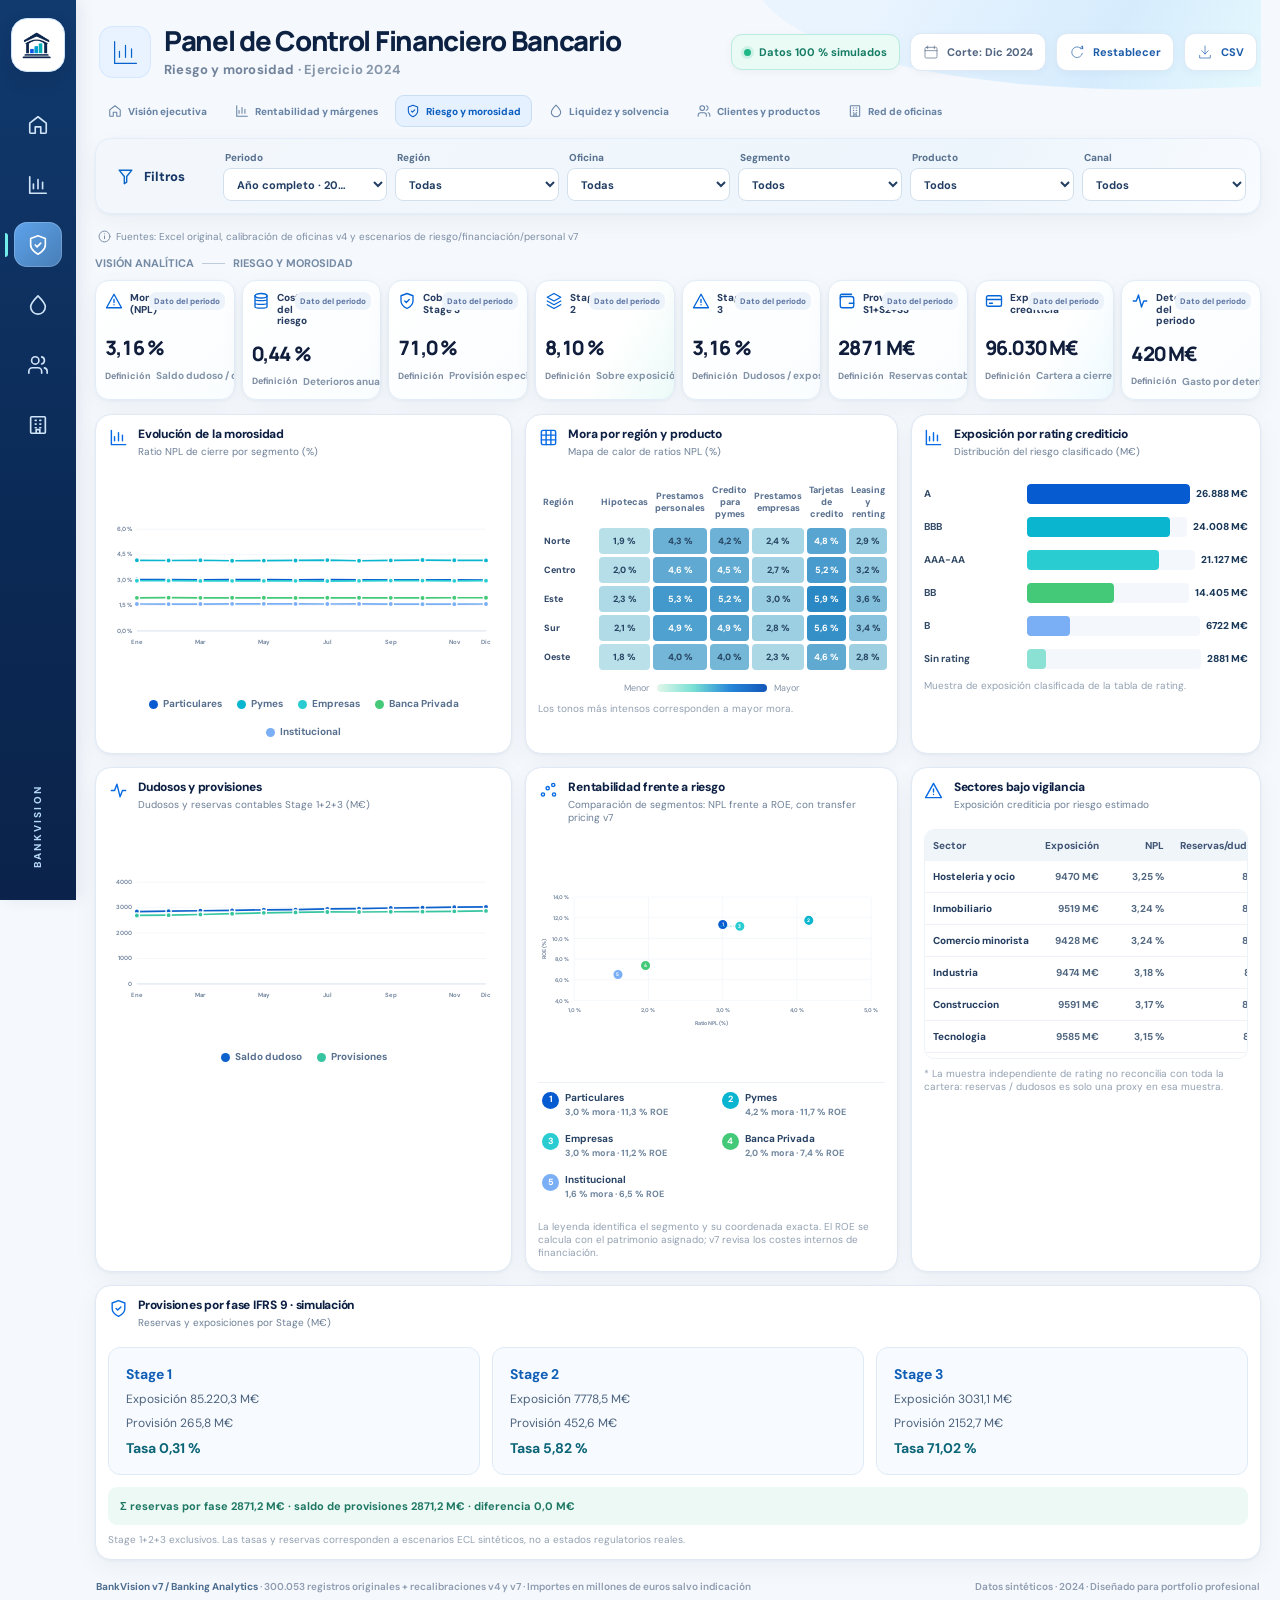
<file: _offline_risk.html>
<!doctype html><html lang="es"><head><meta charset="utf-8"><meta name="viewport" content="width=device-width, initial-scale=1"><style>@import url('https://fonts.googleapis.com/css2?family=DM+Sans:wght@400;500;600;700;800&family=Manrope:wght@400;500;600;700;800&display=swap');
:root{--ink:#122747;--sub:#6e8099;--border:#e6edf6;--line:#e9eef5;--blue:#075bca;--cyan:#14b7cc;--teal:#0cb4b4;--green:#39c77c;--pale:#f5f9ff;--white:#fff;--shadow:0 8px 26px rgba(25,65,110,.042),0 1px 3px rgba(25,65,110,.06)}
*{box-sizing:border-box}html{scroll-behavior:smooth}body{margin:0;color:var(--ink);background:#f5f8fc;font-family:'DM Sans',sans-serif;font-size:13px}button,select,input{font:inherit}button{cursor:pointer}button:disabled{cursor:not-allowed;opacity:.5}select{cursor:pointer}a{color:inherit}svg{display:block}#app{min-height:100vh}.boot{min-height:100vh;display:flex;flex-direction:column;align-items:center;justify-content:center;gap:16px;font-weight:600;color:#657c96}.boot-logo{width:82px;height:82px;display:grid;place-items:center;border-radius:22px;background:#fff;box-shadow:0 12px 25px #0e62b82d}.boot-logo img{width:66px;height:66px;object-fit:contain}.boot-spin{width:26px;height:26px;border-radius:50%;border:3px solid #d8e7f8;border-top-color:#0874d8;animation:spin 1s linear infinite}@keyframes spin{to{transform:rotate(360deg)}}
.app-shell{display:grid;grid-template-columns:76px minmax(0,1fr);min-height:100vh}.sidebar{background:linear-gradient(180deg,#113a6e 0%,#0b2a56 56%,#0b234a 100%);min-height:100vh;position:sticky;top:0;align-self:start;height:100vh;display:flex;flex-direction:column;align-items:center;gap:8px;padding:18px 9px;z-index:50;color:#fff;box-shadow:5px 0 15px rgba(5,35,82,.07);overflow-y:auto;overflow-x:hidden;scrollbar-width:thin;scrollbar-color:#497aa8 transparent}.side-brand{flex:0 0 54px;width:54px;height:54px;background:#fff;border:1px solid #cce3fa;border-radius:16px;display:grid;place-items:center;margin:0 0 22px;padding:4px;box-shadow:0 8px 18px #00173524;transition:transform .2s,box-shadow .2s}.side-brand:hover{transform:translateY(-2px);box-shadow:0 12px 24px #00173536}.side-brand img{display:block;width:100%;height:100%;object-fit:contain}.side-nav{display:flex;flex-direction:column;align-items:center;gap:15px;width:100%}.side-item{width:48px;height:45px;border:0;background:transparent;color:#d0e4f9;display:grid;place-items:center;border-radius:13px;position:relative;transition:.2s ease}.side-item:hover{background:#ffffff1c;color:white}.side-item.active{background:linear-gradient(135deg,#5ea3eb,#477db6);box-shadow:inset 0 0 0 1px #ffffff30;color:white}.side-item.active::before{content:"";position:absolute;left:-9px;height:24px;width:3px;background:#71eeec;border-radius:0 3px 3px 0}.side-item svg{width:22px;height:22px;stroke-width:1.8}.sidebar-bottom{margin-top:auto;display:grid;place-items:center;width:100%;padding:20px 0 14px;flex:0 0 auto}.side-mini{writing-mode:vertical-rl;transform:rotate(180deg);font-size:10px;color:#b4d8f6;white-space:nowrap;margin:0;line-height:1;font-weight:800;letter-spacing:2.2px}
.main{min-width:0;padding:0 26px 26px;max-width:1880px;width:100%;margin:0 auto}.header{min-height:95px;padding:20px 4px 11px;display:flex;align-items:center;justify-content:space-between;gap:15px;position:relative;overflow:hidden}.header::after{content:"";position:absolute;z-index:-1;right:-15px;top:-55px;width:520px;height:150px;background:linear-gradient(120deg,#e9f4ff 25%,#d6ecfd 68%,#e6f9fd);border-radius:0 0 0 85%;transform:rotate(-2deg)}.heading{display:flex;align-items:center;gap:13px;min-width:0}.heading-mark{width:52px;height:52px;background:#e8f3ff;color:#0862cc;display:grid;place-items:center;border-radius:14px;box-shadow:0 0 0 1px #d6e8ff inset}.heading-mark svg{width:29px;height:29px}.heading h1{font-family:Manrope,Arial,sans-serif;font-size:clamp(21px,2.15vw,31px);letter-spacing:-1.3px;line-height:1.08;margin:0 0 5px;font-weight:800;color:#0d2243}.heading p{color:#71839b;font-size:13px;margin:0;font-weight:700;letter-spacing:.2px}.top-right{display:flex;align-items:center;gap:10px;flex-wrap:wrap;justify-content:flex-end}.update-pill,.simulation-pill,.icon-btn{display:flex;align-items:center;gap:8px;border:1px solid #dde9f5;background:#fff;border-radius:11px;padding:10px 12px;color:#516580;white-space:nowrap;font-size:11px;font-weight:700;box-shadow:0 2px 8px #1c47700b}.simulation-pill{border:1px solid #b9ebde;background:#eafaf5;color:#167d65}.sim-dot{width:7px;height:7px;background:#20b788;border-radius:50%;box-shadow:0 0 0 3px #21b78824}.icon-btn{cursor:pointer;color:#1c5caa;background:white}.icon-btn:hover{border-color:#9bbce8;background:#f7fbff}.icon{width:19px;height:19px;vertical-align:middle;stroke-width:1.8;flex-shrink:0}.icon-sm{width:16px;height:16px}.icon-lg{width:24px;height:24px}
.filter-panel{display:grid;grid-template-columns:125px repeat(6,minmax(0,1fr));align-items:center;gap:8px;padding:12px 14px;background:linear-gradient(115deg,#f3f7fc,#edf5fc 75%,#f8fbff);border:1px solid #e3eefa;border-radius:16px;margin-bottom:16px;box-shadow:var(--shadow)}.filter-title{display:flex;align-items:center;gap:9px;font-weight:800;color:#163765;padding-left:6px;font-size:13px}.filter-title svg{color:#0b67c8}.filter-item{min-width:0}.filter-item label{font-size:10px;font-weight:800;color:#59728f;margin:0 0 4px 2px;display:block;white-space:nowrap;overflow:hidden;text-overflow:ellipsis}.filter-select{display:block;width:100%;border:1px solid #d2e0ee;border-radius:8px;background:white;padding:7px 19px 7px 9px;color:#233e63;outline:none;min-height:33px;font-size:11px;font-weight:700;text-overflow:ellipsis}.filter-select:focus{border-color:#217ad7;box-shadow:0 0 0 3px #2375ca20}.data-scope{display:flex;gap:8px;align-items:center;color:#7c8da4;font-size:10px;margin:0 0 13px 3px;flex-wrap:wrap}.scope-divider{height:4px;width:4px;background:#c6d3e2;border-radius:50%}.scope-info{display:flex;gap:5px;align-items:center}.scope-info svg{width:13px;height:13px}
.kpi-grid{display:grid;grid-template-columns:repeat(8,minmax(0,1fr));gap:10px;margin-bottom:14px}.kpi-card{background:linear-gradient(135deg,#fff 0%,#fafdff 100%);border:1px solid #e3edf7;box-shadow:var(--shadow);border-radius:14px;padding:13px 12px 11px;min-width:0;position:relative;overflow:hidden;transition:transform .18s,box-shadow .18s}.kpi-card:hover{transform:translateY(-2px);box-shadow:0 11px 22px #21456c15}.kpi-card:nth-child(4){background:linear-gradient(120deg,#fff 55%,#ecfbf8)}.kpi-card:nth-child(7){background:linear-gradient(120deg,#fff 55%,#eefaff)}.kpi-top{display:flex;justify-content:space-between;align-items:start;gap:4px;min-height:29px}.kpi-label-wrap{display:flex;align-items:start;gap:7px;min-width:0}.kpi-icon{color:#0566d8;flex:0 0 auto}.kpi-icon svg{width:18px;height:18px}.kpi-label{font-size:10px;line-height:1.16;color:#263c60;font-weight:800;max-width:125px}.kpi-badge{font-size:9px;border-radius:7px;padding:4px 5px;white-space:nowrap;font-weight:800;display:inline-flex;align-items:center;gap:3px}.kpi-badge.good{color:#18825b;background:#e6f8eb}.kpi-badge.warn{color:#bb7a15;background:#fff2d9}.kpi-badge.neutral{color:#5e77a4;background:#edf3fb}.kpi-value{font-family:Manrope,Arial,sans-serif;font-size:clamp(15px,1.55vw,24px);font-weight:800;color:#101d3b;letter-spacing:-.8px;margin:13px 0 8px;white-space:nowrap;overflow:hidden;text-overflow:ellipsis;font-variant-numeric:tabular-nums}.kpi-bottom{display:flex;align-items:center;justify-content:space-between;gap:5px;font-size:9px;color:#7a899f;font-weight:700}.kpi-bottom strong{color:#0b9968;font-size:10px;white-space:nowrap}.kpi-note{color:#778ca8;font-size:9px;margin-top:1px}.dash-grid{display:grid;grid-template-columns:1.12fr 1fr .94fr;gap:13px;align-items:stretch}.panel{min-width:0;background:white;border:1px solid #e0e9f4;border-radius:16px;box-shadow:var(--shadow);padding:15px 16px 13px;position:relative;overflow:hidden;min-height:275px}.panel.tall{min-height:300px}.panel.wide2{grid-column:span 2}.panel.full{grid-column:1/-1}.panel-head{display:flex;align-items:start;gap:10px;margin-bottom:12px;min-height:37px}.panel-icon{color:#086be3;display:grid;place-items:center;margin-top:1px;flex:0 0 20px}.panel-icon svg{width:19px;height:19px}.panel-title{font-size:14px;line-height:1.23;font-weight:800;color:#0d2043;letter-spacing:-.25px;margin:0}.panel-sub{font-size:10px;color:#6c7f96;line-height:1.3;margin:3px 0 0}.panel-body{width:100%;min-width:0}.panel-foot{font-size:10px;color:#93a1b2;margin-top:8px}.chart-wrap{position:relative;width:100%;height:216px;overflow:hidden}.chart-wrap svg{width:100%;height:100%;overflow:visible}.scatter-wrap{height:240px;overflow:visible}.scatter-dot{cursor:pointer;outline:none}.scatter-dot circle{transition:stroke-width .15s,filter .15s}.scatter-dot:hover circle,.scatter-dot:focus circle{stroke:#153d69;stroke-width:3.2;filter:drop-shadow(0 3px 4px #2c6fa746)}.scatter-detail{opacity:0;pointer-events:none;transition:opacity .12s}.scatter-dot:hover .scatter-detail,.scatter-dot:focus .scatter-detail{opacity:1}.scatter-detail-title{font-family:Manrope,Arial,sans-serif;font-size:10px;fill:#fff;font-weight:800}.scatter-detail-value{font-family:DM Sans,Arial,sans-serif;font-size:9px;fill:#a6e6f5;font-weight:700}.chart-ticks{font-size:10px;fill:#6b7e98;font-family:'DM Sans',sans-serif;font-weight:600}.chart-grid{stroke:#edf2f7;stroke-width:1}.chart-axis{stroke:#ccd7e5;stroke-width:1}.chart-title{font-size:11px;fill:#384c68;font-weight:700}.chart-label{font-family:'DM Sans',sans-serif;font-size:9px;fill:#304766;font-weight:700}.chart-line{fill:none;stroke-width:2.8;stroke-linecap:round;stroke-linejoin:round}.chart-node{stroke:white;stroke-width:2.2;cursor:crosshair}.chart-node:hover{stroke:#102c52;stroke-width:3.5}.legend{display:flex;align-items:center;justify-content:center;gap:15px;flex-wrap:wrap;margin:5px auto 3px;font-size:10px;font-weight:700;color:#58708f}.legend i{display:inline-block;width:9px;height:9px;border-radius:50%;margin-right:5px;vertical-align:middle}.bar-list{display:flex;flex-direction:column;gap:13px;padding:8px 0 2px}.bar-item{display:grid;grid-template-columns:minmax(95px,30%) minmax(0,1fr) auto;align-items:center;gap:10px;font-size:11px}.bar-item-label{color:#344b67;font-weight:700;white-space:nowrap;overflow:hidden;text-overflow:ellipsis}.bar-track{height:20px;background:#f4f7fc;border-radius:4px;overflow:hidden;position:relative;min-width:0}.bar-fill{height:100%;min-width:2px;border-radius:3px 4px 4px 3px;transition:width .4s;cursor:pointer}.bar-fill:hover{filter:brightness(.91)}.bar-value{font-size:10px;color:#193757;font-weight:800;white-space:nowrap;font-variant-numeric:tabular-nums}.delta-tag{font-size:10px;color:#249469;background:#e8f8ee;padding:3px 6px;border-radius:7px;white-space:nowrap;font-weight:800}.donut-layout{display:flex;align-items:center;gap:18px;justify-content:center;min-height:210px}.donut{width:min(200px,49%);aspect-ratio:1;border-radius:50%;position:relative;flex:none;box-shadow:inset 0 0 0 1px #eef2f8;transition:transform .3s}.donut:hover{transform:scale(1.035)}.donut-hole{position:absolute;inset:23%;border-radius:50%;background:white;display:flex;flex-direction:column;align-items:center;justify-content:center;text-align:center;box-shadow:0 0 0 2px #fff}.donut-hole b{font-size:17px;font-family:Manrope,sans-serif;font-weight:800;white-space:nowrap}.donut-hole span{font-size:9px;color:#8291a5;font-weight:700}.donut-legend{display:grid;gap:12px;flex:1;min-width:0}.donut-legend-item{display:flex;gap:7px;align-items:center;font-size:10px;color:#4d6581;font-weight:700;min-width:0}.donut-legend-item i{width:8px;height:8px;border-radius:3px;flex:none}.donut-legend-item span{overflow:hidden;text-overflow:ellipsis;white-space:nowrap}.donut-legend-item b{margin-left:auto;color:#152d4e;font-variant-numeric:tabular-nums;font-size:10px}.donut-legend-item.clickable{cursor:pointer;border-radius:6px;padding:4px;margin:-4px}.donut-legend-item.clickable:hover{background:#eef7ff}.funnel-body{display:grid;grid-template-columns:50% 1fr;gap:12px;padding:3px 0}.funnel-shapes{display:flex;flex-direction:column;align-items:center;gap:4px;padding-top:3px}.funnel-stage{height:46px;width:100%;clip-path:polygon(0 0,100% 0,90% 100%,10% 100%);display:grid;place-items:center;font-size:16px;color:white;font-family:Manrope,sans-serif;font-weight:800;text-shadow:0 1px 1px #0003}.funnel-stage:nth-child(2){width:87%}.funnel-stage:nth-child(3){width:75%}.funnel-stage:nth-child(4){width:62%}.funnel-steps{display:flex;flex-direction:column;justify-content:space-around;gap:5px}.funnel-step{display:grid;grid-template-columns:9px 1fr auto;gap:6px;align-items:center;font-size:10px;min-width:0}.funnel-step i{width:8px;height:8px;border-radius:50%}.funnel-step .funnel-name{font-weight:700;color:#667890}.funnel-step b{white-space:nowrap;font-weight:800;color:#1b3150}.funnel-step small{font-size:9px;color:#20a271;grid-column:2 / -1;text-align:right}
.tbl-wrap{overflow:auto;border-radius:10px;border:1px solid #eef3f9;max-height:230px}.tbl-wrap::-webkit-scrollbar{width:7px;height:7px}.tbl-wrap::-webkit-scrollbar-thumb{background:#c9d7e6;border-radius:12px}.data-table{width:100%;border-collapse:collapse;white-space:nowrap;min-width:420px;font-size:10px}.data-table thead th{background:#f0f5fa;color:#415575;padding:9px 8px;text-align:right;font-weight:800;position:sticky;top:0;z-index:1}.data-table thead th:first-child{text-align:left}.data-table td{padding:9px 8px;border-bottom:1px solid #eef2f7;text-align:right;font-weight:700;color:#516780}.data-table td:first-child{text-align:left;color:#253e60;font-weight:800}.data-table tbody tr:hover{background:#f6fbff}.data-table tbody tr.total-row{background:#e4f8f6}.data-table tbody tr.total-row td{font-weight:800;color:#154d66}.click-row{cursor:pointer}.data-table .neg{color:#d25c55}.data-table .good{color:#19a26b}.heat-table{width:100%;border-spacing:3px;border-collapse:separate;font-size:9px}.heat-table th{padding:5px 2px;font-weight:800;color:#58708f;text-align:center}.heat-table th:first-child{text-align:left}.heat-table td{padding:7px 3px;text-align:center;border-radius:4px;font-weight:800;white-space:nowrap;cursor:default}.heat-table td:first-child{text-align:left;color:#304767;background:white!important;min-width:55px}.heat-table td[data-region]{cursor:pointer}.heat-table td[data-region]:hover{outline:2px solid #0784dc}.heat-legend{display:flex;align-items:center;justify-content:center;gap:7px;margin:9px 0 2px;color:#8795aa;font-size:9px}.heat-gradient{width:110px;height:8px;border-radius:8px;background:linear-gradient(90deg,#e3f7eb,#78dfd4,#2687d9,#1256b9)}
.waterfall{height:215px}.waterfall svg{width:100%;height:100%}.water-label{font-size:10px;fill:#43607f;font-family:'DM Sans',sans-serif;font-weight:700}.water-value{font-size:11px;fill:#132e52;font-family:'DM Sans',sans-serif;font-weight:800}.score-row{display:grid;grid-template-columns:1fr auto;align-items:center;padding:7px 2px;border-bottom:1px solid #eff3f9;font-size:11px}.score-row:last-child{border:0}.score-row .label{color:#678099}.score-row .value{font-weight:800;font-size:12px}.split-insight{display:grid;grid-template-columns:1fr 1fr;gap:10px}.insight-mini{border:1px solid #e6eef7;background:#f9fbff;padding:11px;border-radius:11px}.insight-mini .top{color:#7b91aa;font-weight:700;font-size:10px}.insight-mini b{display:block;font-size:18px;margin:7px 0 1px;font-family:Manrope,sans-serif}.insight-mini small{font-size:9px;color:#1d9a75;font-weight:800}.insights{display:flex;flex-direction:column;gap:10px;padding:4px 0}.insight-item{display:flex;gap:8px;align-items:flex-start;color:#465d77;font-weight:600;font-size:11px;line-height:1.5}.insight-item svg{color:#20b98c;margin-top:1px;flex:none}.story-card{background:linear-gradient(120deg,#f0fcf8,#f7fbff);border:1px solid #d7f2ec}.mini-pill{padding:3px 7px;border-radius:7px;font-weight:800;font-size:10px;background:#e7f9ec;color:#1c956c}.section-eyebrow{display:flex;align-items:center;gap:8px;margin:0 0 10px;color:#758ba6;font-size:11px;font-weight:700}.section-eyebrow span{width:23px;height:1px;background:#bdcbdb}.footer{display:flex;justify-content:space-between;gap:15px;align-items:center;color:#8e9cb1;font-size:10px;font-weight:600;padding:20px 1px 0;flex-wrap:wrap}.footer strong{color:#4d6d90}.button-link{border:0;background:none;text-decoration:underline;color:#0b76ce;padding:2px;font-weight:700;font-size:10px}.tag{padding:3px 7px;border-radius:6px;background:#eff6fc;color:#3274b5;font-weight:800;font-size:10px}.empty{display:grid;place-items:center;min-height:180px;text-align:center;color:#849ab1;font-weight:700}.data-scope-warning{background:#fff9eb;border:1px solid #f4e5c7;color:#91682d;padding:8px 11px;border-radius:8px;font-size:10px;margin:0 0 12px}.toast{position:fixed;bottom:24px;right:24px;border-radius:12px;background:#123862;color:white;box-shadow:0 12px 35px #0c30565c;padding:13px 18px;font-weight:700;font-size:12px;z-index:100;animation:rise .2s ease}@keyframes rise{from{transform:translateY(14px);opacity:0}to{transform:translateY(0);opacity:1}}#floating-tooltip{display:none;position:fixed;z-index:200;pointer-events:none;padding:9px 12px;border-radius:10px;background:#142f53;color:white;font-size:11px;font-weight:700;box-shadow:0 10px 25px #18355345;max-width:250px}.muted{color:#8696aa}.accent{color:#0b83bd}.region-tiles{display:grid;grid-template-columns:repeat(5,1fr);gap:9px;margin-top:5px}.region-tile{border:1px solid #e0ebf5;border-radius:11px;padding:12px;background:linear-gradient(145deg,#f7fbff,#fff);min-width:0;cursor:pointer}.region-tile:hover{border-color:#64b4e7}.region-tile .stripe{height:5px;border-radius:5px;margin-bottom:8px}.region-tile strong{display:block;font-size:12px}.region-tile .num{font-size:21px;font-weight:800;margin-top:3px;font-family:Manrope,sans-serif;color:#15476f}.region-tile span{display:block;font-size:9px;color:#8292a8;margin-top:4px}
@media(max-width:1510px){.main{padding-left:19px;padding-right:19px}.filter-panel{grid-template-columns:105px repeat(6,minmax(0,1fr))}.kpi-grid{gap:7px}.kpi-card{padding:11px 9px}.kpi-badge{font-size:8px}.panel{padding:12px}.panel-title{font-size:12px}.donut-layout{gap:12px}.bar-item{gap:6px;font-size:10px}.bar-item-label{font-size:10px}}
@media(max-width:1160px){.kpi-grid{grid-template-columns:repeat(4,minmax(0,1fr))}.dash-grid{grid-template-columns:1fr 1fr}.panel{min-height:280px}.filter-panel{grid-template-columns:repeat(3,1fr)}.filter-title{grid-column:1/-1}.panel.wide2{grid-column:span 2}.heading h1{font-size:22px}.top-right .update-pill{display:none}}
@media(max-width:790px){.app-shell{grid-template-columns:1fr}.sidebar{height:auto;min-height:auto;width:100%;position:sticky;top:0;flex-direction:row;justify-content:space-between;padding:8px 12px;z-index:80}.side-brand{flex-basis:42px;width:42px;height:42px;margin:0;border-radius:11px;padding:3px}.side-nav{flex-direction:row;gap:2px;width:auto}.side-item{width:36px;height:37px;border-radius:8px}.side-item svg{width:18px;height:18px}.side-item.active::before{display:none}.sidebar-bottom{display:none}.main{padding:0 12px 24px}.header{padding-top:17px;align-items:start;flex-direction:column}.heading h1{font-size:21px}.heading-mark{width:43px;height:43px}.top-right{width:100%;justify-content:flex-start}.filter-panel{grid-template-columns:repeat(2,minmax(0,1fr));gap:10px}.kpi-grid{grid-template-columns:repeat(2,minmax(0,1fr));gap:8px}.dash-grid{grid-template-columns:1fr;gap:10px}.panel,.panel.wide2,.panel.full{grid-column:1}.kpi-value{font-size:22px}.region-tiles{grid-template-columns:repeat(2,1fr)}.data-scope{margin-bottom:8px}}
@media(max-width:420px){.side-item{width:32px}.side-nav{gap:0}.heading h1{font-size:19px}.heading p{font-size:11px}.filter-panel{padding:10px}.filter-select{font-size:10px}.donut{width:44%}.donut-layout{gap:8px}.donut-legend-item{font-size:9px}.funnel-stage{font-size:13px}.funnel-step{font-size:9px}}
@media print{.sidebar,.filter-panel,.data-scope,.icon-btn{display:none!important}.app-shell{display:block}.main{padding:0}.panel,.kpi-card{break-inside:avoid;box-shadow:none}.dash-grid{grid-template-columns:1fr 1fr}.header{min-height:auto}.footer{display:none}}
.page-tabs{display:flex;gap:6px;align-items:center;overflow:auto;padding:0 2px 11px;scrollbar-width:thin}.page-tab{display:inline-flex;align-items:center;gap:6px;white-space:nowrap;background:transparent;color:#6783a5;border:1px solid transparent;border-radius:9px;padding:8px 10px;font-size:10px;font-weight:800;transition:.15s}.page-tab:hover{color:#1261b8;background:#eaf3ff}.page-tab.active{color:#0c5fbf;background:#e6f1ff;border-color:#c8def5}.page-tab svg{width:14px;height:14px}.page-tab.active svg{color:#075ac7}
@media(max-width:790px){.page-tabs{padding-bottom:8px}.page-tab{font-size:10px;padding:7px 8px}}

/* Audit v3: detailed credit, deposit and investment reconciliation */
.product-breakdowns{display:grid;gap:15px}.product-section{border-bottom:1px solid #e7eef6;padding:0 0 11px}.product-section:last-child{border-bottom:0;padding-bottom:0}.product-section-head{display:flex;justify-content:space-between;gap:12px;align-items:center;margin:0 0 8px;font-size:11px;color:#193b5f}.product-section-head span{color:#0a65bc;font-weight:800;white-space:nowrap}.product-breakdowns .bar-list{gap:6px}.product-breakdowns .bar-item{grid-template-columns:minmax(90px,1.4fr) minmax(60px,2.1fr) minmax(70px,.9fr);font-size:9px}.product-breakdowns .bar-item-label{font-size:9px}.product-breakdowns .bar-value{font-size:9px}.reconciliation{color:#1e976f;font-size:9px;font-weight:800;margin-top:5px;text-align:right}.reconciliation.mismatch{color:#c77f30}.product-panel{align-self:start}.scatter-dot circle{transition:stroke-width .16s,r .16s}.scatter-dot:focus-visible circle,.scatter-dot:hover circle{stroke:#173d68;stroke-width:3.5}.data-table th{white-space:normal;min-width:65px}

/* v4: always-visible, keyboard-accessible labels for the five segment scatters. */
.scatter-index{font:800 9px Manrope,Arial,sans-serif;fill:#fff;pointer-events:none}
.scatter-key{display:grid;grid-template-columns:repeat(2,minmax(0,1fr));gap:6px 12px;margin:6px 0 4px;padding:6px 0;border-top:1px solid #edf2f8}
.scatter-key-item{display:flex;align-items:center;gap:5px;min-width:0;font-size:10px;line-height:1.25;color:#294364;font-weight:700;border-radius:6px;padding:3px 4px}
.scatter-key-item[data-segment]{cursor:pointer}
.scatter-key-item:hover{background:#f0f7fd}
.scatter-key-item span{flex:1;min-width:0;overflow:hidden;text-overflow:ellipsis;white-space:nowrap}
.scatter-key-item small{font-size:9px;color:#6e859d;white-space:nowrap}
.scatter-key-marker{height:17px;width:17px;flex:0 0 17px;border-radius:50%;display:grid;place-items:center;color:white;font-size:9px}
.product-scale-note{color:#6c82a0;font-size:10px;line-height:1.4;margin:0 0 7px}
@media(max-width:650px){.scatter-key{grid-template-columns:1fr}.scatter-key-item small{margin-left:auto}}


/* v5: executive view — compact product filter and full-height commercial analysis. */
.product-panel{align-self:stretch}
.product-panel .panel-head{margin-bottom:8px}
.product-chart-layout{display:flex;flex-direction:column;gap:9px;min-height:0}
.product-controls{display:grid;grid-template-columns:minmax(0,0.85fr) minmax(0,1.15fr);gap:8px;align-items:end}
.product-filter{display:flex;flex-direction:column;gap:4px;min-width:0;font-size:10px;color:#536e8a;font-weight:800}
.product-filter-select,.office-table-controls select{width:100%;min-width:0;max-width:100%;border:1px solid #cddfee;background:#f9fcff;color:#15375d;padding:8px 25px 8px 9px;border-radius:9px;font-size:11px;font-weight:700;outline-offset:2px}
.product-filter-select:focus-visible,.office-table-controls select:focus-visible{outline:2px solid #1887e1;border-color:#1887e1}
.product-scroll-region{min-height:185px;max-height:250px;overflow-y:auto;overflow-x:hidden;scrollbar-width:thin;scrollbar-color:#b9d4e9 transparent;padding-right:5px;border-bottom:1px solid #edf3f9}
.product-scroll-region:focus-visible{outline:2px solid #54a8e8;border-radius:5px}
.product-breakdowns{gap:12px}
.product-section{padding-bottom:9px}
.product-section .bar-list{padding-top:3px;padding-bottom:3px}
.product-chart-footer{display:flex;align-items:center;gap:6px;font-size:10px;font-weight:700;color:#7d8fa7}
.product-chart-footer svg{color:#4c8bca}
.product-empty{min-height:100px;display:grid;place-items:center;text-align:center;font-weight:700;font-size:11px;color:#7d8fa7}
.executive-funnel-panel,.executive-office-panel{display:flex;flex-direction:column;min-height:395px}
.executive-funnel-panel .panel-body,.executive-office-panel .panel-body{display:flex;flex-direction:column;flex:1;min-height:0}
.executive-funnel-panel .panel-body>.funnel-layout{flex:1}
.funnel-layout.funnel-expanded{display:flex;flex-direction:column;min-height:300px;gap:12px}
.funnel-expanded .funnel-body{flex:1;display:grid;grid-template-columns:minmax(0,56%) minmax(0,1fr);gap:14px;min-height:255px;padding:3px 0;align-items:stretch}
.funnel-expanded .funnel-shapes{display:grid;grid-template-rows:repeat(4,minmax(0,1fr));gap:7px;padding-top:0;align-items:stretch}
.funnel-expanded .funnel-stage{height:100%;min-height:48px;max-height:none;font-size:clamp(14px,1.2vw,18px)}
.funnel-expanded .funnel-steps{display:grid;grid-template-rows:repeat(4,minmax(0,1fr));gap:7px}
.funnel-expanded .funnel-step{grid-template-columns:8px minmax(0,1fr);gap:2px 7px;align-content:center;padding:3px 0;font-size:11px}
.funnel-expanded .funnel-step b{grid-column:2;grid-row:2;justify-self:start;font-size:clamp(12px,1.05vw,16px)}
.funnel-expanded .funnel-step small{grid-column:2;text-align:left;font-size:10px;white-space:normal}
.funnel-conversion-total{display:flex;align-items:center;justify-content:space-between;gap:8px;background:linear-gradient(95deg,#effaf9,#eff5ff);padding:11px 13px;border:1px solid #d6ecf2;border-radius:10px}
.funnel-conversion-total span{color:#486783;font-size:11px;font-weight:700}
.funnel-conversion-total strong{font-family:Manrope,sans-serif;font-size:17px;color:#087cb7;white-space:nowrap}
.executive-office-layout{display:flex;flex:1;flex-direction:column;gap:9px;min-height:0}
.office-table-controls{display:grid;grid-template-columns:minmax(0,1.1fr) minmax(0,.9fr);gap:8px}
.office-table-controls label{display:flex;flex-direction:column;gap:4px;font-size:10px;font-weight:800;color:#56718c;min-width:0}
.executive-office-layout .tbl-wrap{flex:1;max-height:322px;min-height:225px;overflow:auto;border:1px solid #e1ebf7;border-radius:9px}
.executive-office-layout .data-table{min-width:630px;font-size:10px}
.executive-office-layout .data-table th{position:sticky;top:0;background:#eaf2fb;z-index:3}
.executive-office-layout .data-table th,.executive-office-layout .data-table td{padding:12px 10px}
.office-table-status{display:flex;align-items:center;gap:6px;color:#7189a2;font-size:10px;font-weight:700}
.office-table-status svg{color:#3678b8;flex:none}
@media(max-width:1160px){.executive-funnel-panel,.executive-office-panel{min-height:370px}.product-scroll-region{max-height:260px}}
@media(max-width:790px){.executive-funnel-panel,.executive-office-panel{min-height:390px}.product-scroll-region{max-height:330px}}
@media(max-width:430px){.product-controls{grid-template-columns:1fr}.funnel-expanded .funnel-body{grid-template-columns:52% minmax(0,1fr);gap:8px}.funnel-expanded .funnel-step{font-size:10px}.funnel-expanded .funnel-step b{font-size:12px}.funnel-conversion-total strong{font-size:15px}}

/* BankVision v8 · embudo a altura completa, sin centrar un bloque de altura fija.
   La misma malla de cuatro filas controla trapecios y sus métricas. */
.executive-funnel-panel .panel-head{flex:0 0 auto}
.executive-funnel-panel .panel-body{
  display:flex;
  flex:1 1 auto;
  flex-direction:column;
  justify-content:stretch;
  align-items:stretch;
  min-height:0;
}
.executive-funnel-panel .funnel-layout.funnel-expanded{
  display:flex;
  flex:1 1 auto;
  flex-direction:column;
  justify-content:stretch;
  width:100%;
  max-width:none;
  min-height:0;
  margin:0;
  gap:12px;
}
.executive-funnel-panel .funnel-expanded .funnel-body{
  display:grid;
  flex:1 1 0%;
  grid-template-columns:minmax(0,54%) minmax(0,1fr);
  gap:14px;
  align-items:stretch;
  height:auto;
  min-height:0;
  padding:0;
}
.executive-funnel-panel .funnel-expanded .funnel-shapes,
.executive-funnel-panel .funnel-expanded .funnel-steps{
  display:grid;
  height:100%;
  grid-template-rows:repeat(4,minmax(0,1fr));
  gap:8px;
  min-height:0;
  padding:0;
  align-items:stretch;
}
.executive-funnel-panel .funnel-expanded .funnel-stage{
  display:grid;
  place-items:center;
  height:100%;
  min-height:48px;
  max-height:none;
  font-size:clamp(13px,1.1vw,18px);
}
.executive-funnel-panel .funnel-expanded .funnel-step{
  align-self:stretch;
  align-content:center;
  grid-template-columns:9px minmax(0,1fr);
  gap:2px 7px;
  min-height:0;
  padding:0;
}
.executive-funnel-panel .funnel-conversion-total{
  flex:0 0 auto;
  min-height:48px;
}
/* Auditoría de ROE: capital que pondera cada punto y puente de márgenes visibles. */
.finance-breakdown{display:grid;grid-template-columns:repeat(4,minmax(0,1fr));gap:10px;margin:10px 0 14px}
.finance-breakdown>div{display:flex;flex-direction:column;justify-content:center;gap:4px;background:#f8fbff;border:1px solid #dbeaf7;border-radius:10px;padding:10px 12px;min-width:0}
.finance-breakdown span{font-size:10px;line-height:1.2;font-weight:700;color:#637d9a}
.finance-breakdown strong{font-family:Manrope,Arial,sans-serif;color:#164779;font-size:13px;font-weight:800;overflow-wrap:anywhere}
.scatter-key-item{display:grid;grid-template-columns:17px minmax(0,1fr);grid-template-rows:auto auto auto;gap:3px 6px;align-items:center;min-width:0}
.scatter-key-item .scatter-key-marker{grid-column:1;grid-row:1 / 4;align-self:start}
.scatter-key-item span{grid-column:2;grid-row:1;min-width:0;white-space:normal;overflow:visible;line-height:1.2}
.scatter-key-item small{grid-column:2;grid-row:2;font-size:9px;white-space:normal}
.scatter-key-item em{grid-column:2;grid-row:3;color:#0b7795;font-style:normal;font-size:9px;font-weight:700;overflow-wrap:anywhere}
.roe-reconciliation{display:flex;flex-wrap:wrap;gap:5px 9px;align-items:center;font-size:10px;color:#58718f;border-top:1px solid #e7eff7;padding:8px 3px}
.roe-reconciliation strong{color:#124d81;font-weight:800}
.segment-details{border-top:1px dashed #dceaf5;padding-top:4px}
.segment-details summary{font-size:10px;font-weight:800;color:#0b75b4;cursor:pointer;padding:5px 3px;outline-offset:2px}
.segment-details .tbl-wrap{margin-top:7px;max-height:270px;overflow:auto}
.segment-details .data-table{font-size:9px;min-width:760px}
.segment-details .data-table td,.segment-details .data-table th{padding:8px 6px}
.segment-details-note{font-size:9px;line-height:1.5;color:#617c97;margin:8px 4px}
@media(max-width:1160px){.finance-breakdown{grid-template-columns:repeat(2,minmax(0,1fr))}}
@media(max-width:650px){.finance-breakdown{grid-template-columns:1fr 1fr;gap:7px}.finance-breakdown>div{padding:8px}.finance-breakdown strong{font-size:11px}.executive-funnel-panel .funnel-expanded .funnel-body{grid-template-columns:minmax(0,52%) minmax(0,1fr);gap:8px}.executive-funnel-panel .funnel-expanded .funnel-stage{font-size:12px}.executive-funnel-panel .funnel-expanded .funnel-step{font-size:10px}.executive-funnel-panel .funnel-expanded .funnel-step b{font-size:12px}}

/* v7 · reconciled risk, fee margins, income attribution and real-size legend */
.finance-breakdown{grid-template-columns:repeat(3,minmax(0,1fr))}
.finance-breakdown small{font-size:9px;color:#7288a2;font-weight:600}
.capital-bridge-note{background:#f8fcff;border:1px solid #dce9f7;border-radius:10px;padding:8px 12px;margin:-6px 0 14px;color:#496580;font-size:11px;line-height:1.45}
.capital-bridge-note summary{font-weight:800;color:#0a6cb7;cursor:pointer}
.capital-bridge-note p{margin:7px 0 0}
.scatter-key-above{margin:2px 0 7px;border-top:0;border-bottom:1px solid #e6eff7;padding:2px 0 8px;grid-template-columns:repeat(2,minmax(0,1fr))}
.scatter-key-above .scatter-key-item{background:#f7fbff;border:1px solid #edf3f9;padding:5px 7px}
.scatter-key-above .scatter-key-item em{font-size:10px;color:#186c9e}
.risk-stage-cards{display:grid;grid-template-columns:repeat(3,minmax(0,1fr));gap:12px}
.risk-stage-cards>div{display:flex;flex-direction:column;gap:8px;padding:17px;border-radius:12px;border:1px solid #dfeaf7;background:#f7fbff}
.risk-stage-cards strong{font-size:14px;color:#105eb6}
.risk-stage-cards span{color:#4b617d;font-size:12px}
.risk-stage-cards b{color:#0c6577;font-size:14px}
.stage-recon{margin-top:12px;background:#ecf9f4;color:#1f7864;padding:12px;border-radius:9px;font-size:11px;font-weight:700}
.executive-office-layout .data-table{min-width:820px}
@media(max-width:1160px){.finance-breakdown{grid-template-columns:repeat(2,minmax(0,1fr))}}
@media(max-width:650px){.finance-breakdown{grid-template-columns:1fr 1fr}.risk-stage-cards{grid-template-columns:1fr}.scatter-key-above{grid-template-columns:1fr}}
</style></head><body><div id="app"><div class="app-shell"><aside class="sidebar" aria-label="Navegación principal"><button class="side-brand" type="button" data-page="executive" title="BankVision · Ir al inicio" aria-label="BankVision · Ir al inicio"><img src="[data-uri]" alt="" width="42" height="42" /></button><nav class="side-nav"><button type="button" class="side-item " data-page="executive" title="Visión ejecutiva" aria-label="Visión ejecutiva" ><svg class="icon" viewBox="0 0 24 24" fill="none" stroke="currentColor" stroke-linecap="round" stroke-linejoin="round" aria-hidden="true"><path d="m3 10 9-7 9 7v10a1 1 0 0 1-1 1h-5v-7H9v7H4a1 1 0 0 1-1-1z"/></svg></button><button type="button" class="side-item " data-page="profit" title="Rentabilidad y márgenes" aria-label="Rentabilidad y márgenes" ><svg class="icon" viewBox="0 0 24 24" fill="none" stroke="currentColor" stroke-linecap="round" stroke-linejoin="round" aria-hidden="true"><path d="M3 3v18h18"/><path d="M7 16v-5m5 5V6m5 10V9"/></svg></button><button type="button" class="side-item active" data-page="risk" title="Riesgo y morosidad" aria-label="Riesgo y morosidad" aria-current="page"><svg class="icon" viewBox="0 0 24 24" fill="none" stroke="currentColor" stroke-linecap="round" stroke-linejoin="round" aria-hidden="true"><path d="M12 22s8-4 8-10V5l-8-3-8 3v7c0 6 8 10 8 10z"/><path d="m9 12 2 2 4-4"/></svg></button><button type="button" class="side-item " data-page="liquidity" title="Liquidez y solvencia" aria-label="Liquidez y solvencia" ><svg class="icon" viewBox="0 0 24 24" fill="none" stroke="currentColor" stroke-linecap="round" stroke-linejoin="round" aria-hidden="true"><path d="M12 22a8 8 0 0 0 8-8C20 10 12 2 12 2S4 10 4 14a8 8 0 0 0 8 8z"/></svg></button><button type="button" class="side-item " data-page="clients" title="Clientes y productos" aria-label="Clientes y productos" ><svg class="icon" viewBox="0 0 24 24" fill="none" stroke="currentColor" stroke-linecap="round" stroke-linejoin="round" aria-hidden="true"><path d="M16 21v-2a4 4 0 0 0-4-4H6a4 4 0 0 0-4 4v2"/><circle cx="9" cy="7" r="4"/><path d="M22 21v-2a4 4 0 0 0-3-3.87M16 3.13a4 4 0 0 1 0 7.75"/></svg></button><button type="button" class="side-item " data-page="offices" title="Red de oficinas" aria-label="Red de oficinas" ><svg class="icon" viewBox="0 0 24 24" fill="none" stroke="currentColor" stroke-linecap="round" stroke-linejoin="round" aria-hidden="true"><rect x="4" y="3" width="16" height="18" rx="1"/><path d="M9 7h1m4 0h1M9 11h1m4 0h1M9 15h1m4 0h1M10 21v-4h4v4"/></svg></button></nav><div class="sidebar-bottom"><div class="side-mini">BANKVISION</div></div></aside><main class="main">
 <header class="header"><div class="heading"><span class="heading-mark"><svg class="icon-lg" viewBox="0 0 24 24" fill="none" stroke="currentColor" stroke-linecap="round" stroke-linejoin="round" aria-hidden="true"><path d="M3 3v18h18"/><path d="M7 16v-5m5 5V6m5 10V9"/></svg></span><div><h1>Panel de Control Financiero Bancario</h1><p>Riesgo y morosidad <span class="muted">· Ejercicio 2024</span></p></div></div><div class="top-right"><span class="simulation-pill"><span class="sim-dot"></span> Datos 100 % simulados</span><span class="update-pill"><svg class="icon-sm" viewBox="0 0 24 24" fill="none" stroke="currentColor" stroke-linecap="round" stroke-linejoin="round" aria-hidden="true"><rect x="3" y="5" width="18" height="16" rx="2"/><path d="M7 3v4m10-4v4M3 10h18"/></svg> Corte: Dic 2024</span><button class="icon-btn" type="button" data-action="reset" title="Restablecer filtros"><svg class="icon-sm" viewBox="0 0 24 24" fill="none" stroke="currentColor" stroke-linecap="round" stroke-linejoin="round" aria-hidden="true"><path d="M20 7v-4l-3 3a8 8 0 1 0 3 8M20 3l1 4h-4"/></svg> Restablecer</button><button class="icon-btn" type="button" data-action="csv" title="Exportar datos filtrados"><svg class="icon-sm" viewBox="0 0 24 24" fill="none" stroke="currentColor" stroke-linecap="round" stroke-linejoin="round" aria-hidden="true"><path d="M12 3v12m-5-5 5 5 5-5M4 17v4h16v-4"/></svg> CSV</button></div></header>
 <nav class="page-tabs" aria-label="Pestañas del informe"><button type="button" class="page-tab " data-page="executive"><svg class="icon" viewBox="0 0 24 24" fill="none" stroke="currentColor" stroke-linecap="round" stroke-linejoin="round" aria-hidden="true"><path d="m3 10 9-7 9 7v10a1 1 0 0 1-1 1h-5v-7H9v7H4a1 1 0 0 1-1-1z"/></svg> Visión ejecutiva</button><button type="button" class="page-tab " data-page="profit"><svg class="icon" viewBox="0 0 24 24" fill="none" stroke="currentColor" stroke-linecap="round" stroke-linejoin="round" aria-hidden="true"><path d="M3 3v18h18"/><path d="M7 16v-5m5 5V6m5 10V9"/></svg> Rentabilidad y márgenes</button><button type="button" class="page-tab active" data-page="risk"><svg class="icon" viewBox="0 0 24 24" fill="none" stroke="currentColor" stroke-linecap="round" stroke-linejoin="round" aria-hidden="true"><path d="M12 22s8-4 8-10V5l-8-3-8 3v7c0 6 8 10 8 10z"/><path d="m9 12 2 2 4-4"/></svg> Riesgo y morosidad</button><button type="button" class="page-tab " data-page="liquidity"><svg class="icon" viewBox="0 0 24 24" fill="none" stroke="currentColor" stroke-linecap="round" stroke-linejoin="round" aria-hidden="true"><path d="M12 22a8 8 0 0 0 8-8C20 10 12 2 12 2S4 10 4 14a8 8 0 0 0 8 8z"/></svg> Liquidez y solvencia</button><button type="button" class="page-tab " data-page="clients"><svg class="icon" viewBox="0 0 24 24" fill="none" stroke="currentColor" stroke-linecap="round" stroke-linejoin="round" aria-hidden="true"><path d="M16 21v-2a4 4 0 0 0-4-4H6a4 4 0 0 0-4 4v2"/><circle cx="9" cy="7" r="4"/><path d="M22 21v-2a4 4 0 0 0-3-3.87M16 3.13a4 4 0 0 1 0 7.75"/></svg> Clientes y productos</button><button type="button" class="page-tab " data-page="offices"><svg class="icon" viewBox="0 0 24 24" fill="none" stroke="currentColor" stroke-linecap="round" stroke-linejoin="round" aria-hidden="true"><rect x="4" y="3" width="16" height="18" rx="1"/><path d="M9 7h1m4 0h1M9 11h1m4 0h1M9 15h1m4 0h1M10 21v-4h4v4"/></svg> Red de oficinas</button></nav><div class="filter-panel"><div class="filter-title"><svg class="icon" viewBox="0 0 24 24" fill="none" stroke="currentColor" stroke-linecap="round" stroke-linejoin="round" aria-hidden="true"><path d="M4 4h16l-6.5 8v7l-3 2v-9z"/></svg> <span>Filtros</span></div><div class="filter-item"><label for="f-period">Periodo</label><select class="filter-select" id="f-period" data-filter="period" aria-label="Periodo"><option value="year" selected>Año completo · 2024</option><option value="q1" >Trimestre 1</option><option value="q2" >Trimestre 2</option><option value="q3" >Trimestre 3</option><option value="q4" >Trimestre 4</option><option value="1" >Ene 2024</option><option value="2" >Feb 2024</option><option value="3" >Mar 2024</option><option value="4" >Abr 2024</option><option value="5" >May 2024</option><option value="6" >Jun 2024</option><option value="7" >Jul 2024</option><option value="8" >Ago 2024</option><option value="9" >Sep 2024</option><option value="10" >Oct 2024</option><option value="11" >Nov 2024</option><option value="12" >Dic 2024</option></select></div><div class="filter-item"><label for="f-region">Región</label><select class="filter-select" id="f-region" data-filter="region" aria-label="Región"><option value="all" selected>Todas</option><option value="1" >Norte</option><option value="2" >Centro</option><option value="3" >Este</option><option value="4" >Sur</option><option value="5" >Oeste</option></select></div><div class="filter-item"><label for="f-office">Oficina</label><select class="filter-select" id="f-office" data-filter="office" aria-label="Oficina"><option value="all" selected>Todas</option><option value="1" >Bilbao Centro 01</option><option value="2" >Santander Comercial 01</option><option value="3" >Oviedo Comercial 01</option><option value="4" >Gijon Norte 01</option><option value="5" >A Coruna Comercial 01</option><option value="6" >Vigo Comercial 01</option><option value="7" >Pamplona Norte 01</option><option value="8" >Logrono Comercial 01</option><option value="9" >Vitoria Comercial 01</option><option value="10" >Bilbao Norte 02</option><option value="11" >Santander Comercial 02</option><option value="12" >Oviedo Comercial 02</option><option value="13" >Gijon Norte 02</option><option value="14" >A Coruna Comercial 02</option><option value="15" >Vigo Comercial 02</option><option value="16" >Pamplona Norte 02</option><option value="17" >Logrono Comercial 02</option><option value="18" >Vitoria Comercial 02</option><option value="19" >Bilbao Norte 03</option><option value="20" >Santander Comercial 03</option><option value="21" >Oviedo Comercial 03</option><option value="22" >Gijon Norte 03</option><option value="23" >A Coruna Comercial 03</option><option value="24" >Vigo Comercial 03</option><option value="25" >Pamplona Norte 03</option><option value="26" >Logrono Comercial 03</option><option value="27" >Vitoria Comercial 03</option><option value="28" >Bilbao Norte 04</option><option value="29" >Madrid Centro 01</option><option value="30" >Alcala de Henares Comercial 01</option><option value="31" >Toledo Comercial 01</option><option value="32" >Valladolid Norte 01</option><option value="33" >Segovia Comercial 01</option><option value="34" >Guadalajara Comercial 01</option><option value="35" >Salamanca Norte 01</option><option value="36" >Burgos Comercial 01</option><option value="37" >Madrid Comercial 02</option><option value="38" >Alcala de Henares Norte 02</option><option value="39" >Toledo Comercial 02</option><option value="40" >Valladolid Comercial 02</option><option value="41" >Segovia Norte 02</option><option value="42" >Guadalajara Comercial 02</option><option value="43" >Salamanca Comercial 02</option><option value="44" >Burgos Norte 02</option><option value="45" >Madrid Comercial 03</option><option value="46" >Alcala de Henares Comercial 03</option><option value="47" >Toledo Norte 03</option><option value="48" >Valladolid Comercial 03</option><option value="49" >Segovia Comercial 03</option><option value="50" >Guadalajara Norte 03</option><option value="51" >Salamanca Comercial 03</option><option value="52" >Burgos Comercial 03</option><option value="53" >Madrid Norte 04</option><option value="54" >Alcala de Henares Comercial 04</option><option value="55" >Toledo Comercial 04</option><option value="56" >Valladolid Norte 04</option><option value="57" >Segovia Comercial 04</option><option value="58" >Guadalajara Comercial 04</option><option value="59" >Salamanca Norte 04</option><option value="60" >Burgos Comercial 04</option><option value="61" >Madrid Comercial 05</option><option value="62" >Alcala de Henares Norte 05</option><option value="63" >Toledo Comercial 05</option><option value="64" >Valladolid Comercial 05</option><option value="65" >Segovia Norte 05</option><option value="66" >Guadalajara Comercial 05</option><option value="67" >Salamanca Comercial 05</option><option value="68" >Burgos Norte 05</option><option value="69" >Madrid Comercial 06</option><option value="70" >Alcala de Henares Comercial 06</option><option value="71" >Barcelona Centro 01</option><option value="72" >Valencia Comercial 01</option><option value="73" >Alicante Comercial 01</option><option value="74" >Castellon Norte 01</option><option value="75" >Tarragona Comercial 01</option><option value="76" >Girona Comercial 01</option><option value="77" >Zaragoza Norte 01</option><option value="78" >Lleida Comercial 01</option><option value="79" >Barcelona Comercial 02</option><option value="80" >Valencia Norte 02</option><option value="81" >Alicante Comercial 02</option><option value="82" >Castellon Comercial 02</option><option value="83" >Tarragona Norte 02</option><option value="84" >Girona Comercial 02</option><option value="85" >Zaragoza Comercial 02</option><option value="86" >Lleida Norte 02</option><option value="87" >Barcelona Comercial 03</option><option value="88" >Valencia Comercial 03</option><option value="89" >Alicante Norte 03</option><option value="90" >Castellon Comercial 03</option><option value="91" >Tarragona Comercial 03</option><option value="92" >Girona Norte 03</option><option value="93" >Zaragoza Comercial 03</option><option value="94" >Lleida Comercial 03</option><option value="95" >Barcelona Norte 04</option><option value="96" >Valencia Comercial 04</option><option value="97" >Sevilla Centro 01</option><option value="98" >Malaga Comercial 01</option><option value="99" >Granada Comercial 01</option><option value="100" >Cordoba Norte 01</option><option value="101" >Cadiz Comercial 01</option><option value="102" >Murcia Comercial 01</option><option value="103" >Almeria Norte 01</option><option value="104" >Huelva Comercial 01</option><option value="105" >Sevilla Comercial 02</option><option value="106" >Malaga Norte 02</option><option value="107" >Granada Comercial 02</option><option value="108" >Cordoba Comercial 02</option><option value="109" >Cadiz Norte 02</option><option value="110" >Murcia Comercial 02</option><option value="111" >Almeria Comercial 02</option><option value="112" >Huelva Norte 02</option><option value="113" >Sevilla Comercial 03</option><option value="114" >Malaga Comercial 03</option><option value="115" >Granada Norte 03</option><option value="116" >Cordoba Comercial 03</option><option value="117" >Cadiz Comercial 03</option><option value="118" >Murcia Norte 03</option><option value="119" >Almeria Comercial 03</option><option value="120" >Huelva Comercial 03</option><option value="121" >Sevilla Norte 04</option><option value="122" >Malaga Comercial 04</option><option value="123" >Granada Comercial 04</option><option value="124" >Cordoba Norte 04</option><option value="125" >Cadiz Comercial 04</option><option value="126" >Murcia Comercial 04</option><option value="127" >Almeria Norte 04</option><option value="128" >Huelva Comercial 04</option><option value="129" >Sevilla Comercial 05</option><option value="130" >Malaga Norte 05</option><option value="131" >Granada Comercial 05</option><option value="132" >Cordoba Comercial 05</option><option value="133" >Cadiz Norte 05</option><option value="134" >Murcia Comercial 05</option><option value="135" >Almeria Comercial 05</option><option value="136" >Huelva Norte 05</option><option value="137" >Sevilla Comercial 06</option><option value="138" >Malaga Comercial 06</option><option value="139" >Badajoz Centro 01</option><option value="140" >Caceres Comercial 01</option><option value="141" >Merida Comercial 01</option><option value="142" >Zamora Norte 01</option><option value="143" >Leon Comercial 01</option><option value="144" >Palencia Comercial 01</option><option value="145" >Avila Norte 01</option><option value="146" >Ourense Comercial 01</option><option value="147" >Badajoz Comercial 02</option><option value="148" >Caceres Norte 02</option><option value="149" >Merida Comercial 02</option><option value="150" >Zamora Comercial 02</option><option value="151" >Leon Norte 02</option><option value="152" >Palencia Comercial 02</option><option value="153" >Avila Comercial 02</option><option value="154" >Ourense Norte 02</option><option value="155" >Badajoz Comercial 03</option><option value="156" >Caceres Comercial 03</option></select></div><div class="filter-item"><label for="f-segment">Segmento</label><select class="filter-select" id="f-segment" data-filter="segment" aria-label="Segmento"><option value="all" selected>Todos</option><option value="1" >Particulares</option><option value="2" >Pymes</option><option value="3" >Empresas</option><option value="4" >Banca Privada</option><option value="5" >Institucional</option></select></div><div class="filter-item"><label for="f-product">Producto</label><select class="filter-select" id="f-product" data-filter="product" aria-label="Producto"><option value="all" selected>Todos</option><option value="1" >Hipotecas</option><option value="2" >Prestamos personales</option><option value="3" >Credito para pymes</option><option value="4" >Prestamos empresas</option><option value="5" >Tarjetas de credito</option><option value="6" >Leasing y renting</option><option value="7" >Cuentas corrientes</option><option value="8" >Cuentas de ahorro</option><option value="9" >Depositos a plazo</option><option value="10" >Fondos de inversion</option><option value="11" >Planes de pensiones</option><option value="12" >Seguros de vida</option><option value="13" >Seguros de hogar</option><option value="14" >TPV y cobros</option></select></div><div class="filter-item"><label for="f-channel">Canal</label><select class="filter-select" id="f-channel" data-filter="channel" aria-label="Canal"><option value="all" selected>Todos</option><option value="1" >Sucursal</option><option value="2" >Web</option><option value="3" >Aplicacion movil</option><option value="4" >Gestor comercial</option><option value="5" >Contact center</option><option value="6" >Partners / Afiliados</option></select></div></div><div class="data-scope"><span class="scope-info"><svg class="icon" viewBox="0 0 24 24" fill="none" stroke="currentColor" stroke-linecap="round" stroke-linejoin="round" aria-hidden="true"><circle cx="12" cy="12" r="10"/><path d="M12 11v5M12 7h.01"/></svg> Fuentes: Excel original, calibración de oficinas v4 y escenarios de riesgo/financiación/personal v7</span></div><div class="section-eyebrow">VISIÓN ANALÍTICA <span></span> RIESGO Y MOROSIDAD</div>
 <div class="kpi-grid"><div class="kpi-card" title="Morosidad (NPL) · Datos sintéticos de 2024" aria-label="Morosidad (NPL): 3,16 %"><div class="kpi-top"><div class="kpi-label-wrap"><span class="kpi-icon"><svg class="icon" viewBox="0 0 24 24" fill="none" stroke="currentColor" stroke-linecap="round" stroke-linejoin="round" aria-hidden="true"><path d="m12 3 10 18H2z"/><path d="M12 10v4M12 17h.01"/></svg></span><span class="kpi-label">Morosidad (NPL)</span></div><span class="kpi-badge neutral">Dato del periodo</span></div><div class="kpi-value">3,16 %</div><div class="kpi-bottom"><span>Definición</span><strong style="color:#8394a9">Saldo dudoso / créditos</strong></div></div><div class="kpi-card" title="Coste del riesgo · Datos sintéticos de 2024" aria-label="Coste del riesgo: 0,44 %"><div class="kpi-top"><div class="kpi-label-wrap"><span class="kpi-icon"><svg class="icon" viewBox="0 0 24 24" fill="none" stroke="currentColor" stroke-linecap="round" stroke-linejoin="round" aria-hidden="true"><ellipse cx="12" cy="5" rx="8" ry="3"/><path d="M4 5v5c0 2 16 2 16 0V5M4 10v5c0 2 16 2 16 0v-5M4 15v5c0 2 16 2 16 0v-5"/></svg></span><span class="kpi-label">Coste del riesgo</span></div><span class="kpi-badge neutral">Dato del periodo</span></div><div class="kpi-value">0,44 %</div><div class="kpi-bottom"><span>Definición</span><strong style="color:#8394a9">Deterioros anualizados</strong></div></div><div class="kpi-card" title="Cobertura Stage 3 · Datos sintéticos de 2024" aria-label="Cobertura Stage 3: 71,0 %"><div class="kpi-top"><div class="kpi-label-wrap"><span class="kpi-icon"><svg class="icon" viewBox="0 0 24 24" fill="none" stroke="currentColor" stroke-linecap="round" stroke-linejoin="round" aria-hidden="true"><path d="M12 22s8-4 8-10V5l-8-3-8 3v7c0 6 8 10 8 10z"/><path d="m9 12 2 2 4-4"/></svg></span><span class="kpi-label">Cobertura Stage 3</span></div><span class="kpi-badge neutral">Dato del periodo</span></div><div class="kpi-value">71,0 %</div><div class="kpi-bottom"><span>Definición</span><strong style="color:#8394a9">Provisión específica / dudosos</strong></div></div><div class="kpi-card" title="Stage 2 · Datos sintéticos de 2024" aria-label="Stage 2: 8,10 %"><div class="kpi-top"><div class="kpi-label-wrap"><span class="kpi-icon"><svg class="icon" viewBox="0 0 24 24" fill="none" stroke="currentColor" stroke-linecap="round" stroke-linejoin="round" aria-hidden="true"><path d="m12 2 9 5-9 5-9-5zM3 12l9 5 9-5M3 17l9 5 9-5"/></svg></span><span class="kpi-label">Stage 2</span></div><span class="kpi-badge neutral">Dato del periodo</span></div><div class="kpi-value">8,10 %</div><div class="kpi-bottom"><span>Definición</span><strong style="color:#8394a9">Sobre exposición</strong></div></div><div class="kpi-card" title="Stage 3 · Datos sintéticos de 2024" aria-label="Stage 3: 3,16 %"><div class="kpi-top"><div class="kpi-label-wrap"><span class="kpi-icon"><svg class="icon" viewBox="0 0 24 24" fill="none" stroke="currentColor" stroke-linecap="round" stroke-linejoin="round" aria-hidden="true"><path d="m12 3 10 18H2z"/><path d="M12 10v4M12 17h.01"/></svg></span><span class="kpi-label">Stage 3</span></div><span class="kpi-badge neutral">Dato del periodo</span></div><div class="kpi-value">3,16 %</div><div class="kpi-bottom"><span>Definición</span><strong style="color:#8394a9">Dudosos / exposición</strong></div></div><div class="kpi-card" title="Provisiones S1+S2+S3 · Datos sintéticos de 2024" aria-label="Provisiones S1+S2+S3: 2871 M€"><div class="kpi-top"><div class="kpi-label-wrap"><span class="kpi-icon"><svg class="icon" viewBox="0 0 24 24" fill="none" stroke="currentColor" stroke-linecap="round" stroke-linejoin="round" aria-hidden="true"><rect x="3" y="6" width="18" height="15" rx="3"/><path d="M3 9V5a2 2 0 0 1 2-2h13m-1 12h4M15 15h1"/></svg></span><span class="kpi-label">Provisiones S1+S2+S3</span></div><span class="kpi-badge neutral">Dato del periodo</span></div><div class="kpi-value">2871 M€</div><div class="kpi-bottom"><span>Definición</span><strong style="color:#8394a9">Reservas contables simuladas</strong></div></div><div class="kpi-card" title="Exposición crediticia · Datos sintéticos de 2024" aria-label="Exposición crediticia: 96.030 M€"><div class="kpi-top"><div class="kpi-label-wrap"><span class="kpi-icon"><svg class="icon" viewBox="0 0 24 24" fill="none" stroke="currentColor" stroke-linecap="round" stroke-linejoin="round" aria-hidden="true"><rect x="2" y="5" width="20" height="14" rx="2"/><path d="M2 10h20m-16 5h4"/></svg></span><span class="kpi-label">Exposición crediticia</span></div><span class="kpi-badge neutral">Dato del periodo</span></div><div class="kpi-value">96.030 M€</div><div class="kpi-bottom"><span>Definición</span><strong style="color:#8394a9">Cartera a cierre</strong></div></div><div class="kpi-card" title="Deterioros del periodo · Datos sintéticos de 2024" aria-label="Deterioros del periodo: 420 M€"><div class="kpi-top"><div class="kpi-label-wrap"><span class="kpi-icon"><svg class="icon" viewBox="0 0 24 24" fill="none" stroke="currentColor" stroke-linecap="round" stroke-linejoin="round" aria-hidden="true"><path d="M3 12h4l3-8 4 16 3-8h4"/></svg></span><span class="kpi-label">Deterioros del periodo</span></div><span class="kpi-badge neutral">Dato del periodo</span></div><div class="kpi-value">420 M€</div><div class="kpi-bottom"><span>Definición</span><strong style="color:#8394a9">Gasto por deterioro</strong></div></div></div><div class="dash-grid">
 <section class="panel " aria-label="Evolución de la morosidad"><div class="panel-head"><span class="panel-icon"><svg class="icon" viewBox="0 0 24 24" fill="none" stroke="currentColor" stroke-linecap="round" stroke-linejoin="round" aria-hidden="true"><path d="M3 3v18h18"/><path d="M7 16v-5m5 5V6m5 10V9"/></svg></span><div><h2 class="panel-title">Evolución de la morosidad</h2><p class="panel-sub">Ratio NPL de cierre por segmento (%)</p></div></div><div class="panel-body"><div class="chart-wrap"><svg viewBox="0 0 650 222" role="img" aria-label="Gráfico de líneas"><path class="chart-grid" d="M48 189.0H628"/><text class="chart-ticks" x="40" y="192" text-anchor="end">0,0 %</text><path class="chart-grid" d="M48 146.8H628"/><text class="chart-ticks" x="40" y="149.75" text-anchor="end">1,5 %</text><path class="chart-grid" d="M48 104.5H628"/><text class="chart-ticks" x="40" y="107.5" text-anchor="end">3,0 %</text><path class="chart-grid" d="M48 62.3H628"/><text class="chart-ticks" x="40" y="65.25" text-anchor="end">4,5 %</text><path class="chart-grid" d="M48 20.0H628"/><text class="chart-ticks" x="40" y="23" text-anchor="end">6,0 %</text><path class="chart-axis" d="M48 189H628"/><text class="chart-ticks" x="48" y="210" text-anchor="middle">Ene</text><text class="chart-ticks" x="153.45454545454544" y="210" text-anchor="middle">Mar</text><text class="chart-ticks" x="258.9090909090909" y="210" text-anchor="middle">May</text><text class="chart-ticks" x="364.3636363636363" y="210" text-anchor="middle">Jul</text><text class="chart-ticks" x="469.8181818181818" y="210" text-anchor="middle">Sep</text><text class="chart-ticks" x="575.2727272727273" y="210" text-anchor="middle">Nov</text><text class="chart-ticks" x="628" y="210" text-anchor="middle">Dic</text><polyline class="chart-line" stroke="#075bd0" points="48.0,103.6 100.7,103.8 153.5,103.9 206.2,103.8 258.9,103.7 311.6,104.2 364.4,103.7 417.1,104.1 469.8,103.9 522.5,104.2 575.3,104.0 628.0,104.5"/><circle class="chart-node" cx="48.0" cy="103.6" r="4.3" fill="#075bd0"><title>Particulares: 3,0 %</title></circle><circle class="chart-node" cx="100.7" cy="103.8" r="4.3" fill="#075bd0"><title>Particulares: 3,0 %</title></circle><circle class="chart-node" cx="153.5" cy="103.9" r="4.3" fill="#075bd0"><title>Particulares: 3,0 %</title></circle><circle class="chart-node" cx="206.2" cy="103.8" r="4.3" fill="#075bd0"><title>Particulares: 3,0 %</title></circle><circle class="chart-node" cx="258.9" cy="103.7" r="4.3" fill="#075bd0"><title>Particulares: 3,0 %</title></circle><circle class="chart-node" cx="311.6" cy="104.2" r="4.3" fill="#075bd0"><title>Particulares: 3,0 %</title></circle><circle class="chart-node" cx="364.4" cy="103.7" r="4.3" fill="#075bd0"><title>Particulares: 3,0 %</title></circle><circle class="chart-node" cx="417.1" cy="104.1" r="4.3" fill="#075bd0"><title>Particulares: 3,0 %</title></circle><circle class="chart-node" cx="469.8" cy="103.9" r="4.3" fill="#075bd0"><title>Particulares: 3,0 %</title></circle><circle class="chart-node" cx="522.5" cy="104.2" r="4.3" fill="#075bd0"><title>Particulares: 3,0 %</title></circle><circle class="chart-node" cx="575.3" cy="104.0" r="4.3" fill="#075bd0"><title>Particulares: 3,0 %</title></circle><circle class="chart-node" cx="628.0" cy="104.5" r="4.3" fill="#075bd0"><title>Particulares: 3,0 %</title></circle><polyline class="chart-line" stroke="#09b5cf" points="48.0,71.6 100.7,72.0 153.5,71.5 206.2,72.4 258.9,72.1 311.6,71.9 364.4,71.3 417.1,72.4 469.8,71.8 522.5,71.2 575.3,71.6 628.0,71.8"/><circle class="chart-node" cx="48.0" cy="71.6" r="4.3" fill="#09b5cf"><title>Pymes: 4,2 %</title></circle><circle class="chart-node" cx="100.7" cy="72.0" r="4.3" fill="#09b5cf"><title>Pymes: 4,2 %</title></circle><circle class="chart-node" cx="153.5" cy="71.5" r="4.3" fill="#09b5cf"><title>Pymes: 4,2 %</title></circle><circle class="chart-node" cx="206.2" cy="72.4" r="4.3" fill="#09b5cf"><title>Pymes: 4,1 %</title></circle><circle class="chart-node" cx="258.9" cy="72.1" r="4.3" fill="#09b5cf"><title>Pymes: 4,2 %</title></circle><circle class="chart-node" cx="311.6" cy="71.9" r="4.3" fill="#09b5cf"><title>Pymes: 4,2 %</title></circle><circle class="chart-node" cx="364.4" cy="71.3" r="4.3" fill="#09b5cf"><title>Pymes: 4,2 %</title></circle><circle class="chart-node" cx="417.1" cy="72.4" r="4.3" fill="#09b5cf"><title>Pymes: 4,1 %</title></circle><circle class="chart-node" cx="469.8" cy="71.8" r="4.3" fill="#09b5cf"><title>Pymes: 4,2 %</title></circle><circle class="chart-node" cx="522.5" cy="71.2" r="4.3" fill="#09b5cf"><title>Pymes: 4,2 %</title></circle><circle class="chart-node" cx="575.3" cy="71.6" r="4.3" fill="#09b5cf"><title>Pymes: 4,2 %</title></circle><circle class="chart-node" cx="628.0" cy="71.8" r="4.3" fill="#09b5cf"><title>Pymes: 4,2 %</title></circle><polyline class="chart-line" stroke="#29cdd1" points="48.0,105.6 100.7,105.4 153.5,105.9 206.2,105.8 258.9,105.7 311.6,105.7 364.4,106.1 417.1,105.7 469.8,105.3 522.5,105.3 575.3,105.7 628.0,105.4"/><circle class="chart-node" cx="48.0" cy="105.6" r="4.3" fill="#29cdd1"><title>Empresas: 3,0 %</title></circle><circle class="chart-node" cx="100.7" cy="105.4" r="4.3" fill="#29cdd1"><title>Empresas: 3,0 %</title></circle><circle class="chart-node" cx="153.5" cy="105.9" r="4.3" fill="#29cdd1"><title>Empresas: 2,9 %</title></circle><circle class="chart-node" cx="206.2" cy="105.8" r="4.3" fill="#29cdd1"><title>Empresas: 3,0 %</title></circle><circle class="chart-node" cx="258.9" cy="105.7" r="4.3" fill="#29cdd1"><title>Empresas: 3,0 %</title></circle><circle class="chart-node" cx="311.6" cy="105.7" r="4.3" fill="#29cdd1"><title>Empresas: 3,0 %</title></circle><circle class="chart-node" cx="364.4" cy="106.1" r="4.3" fill="#29cdd1"><title>Empresas: 2,9 %</title></circle><circle class="chart-node" cx="417.1" cy="105.7" r="4.3" fill="#29cdd1"><title>Empresas: 3,0 %</title></circle><circle class="chart-node" cx="469.8" cy="105.3" r="4.3" fill="#29cdd1"><title>Empresas: 3,0 %</title></circle><circle class="chart-node" cx="522.5" cy="105.3" r="4.3" fill="#29cdd1"><title>Empresas: 3,0 %</title></circle><circle class="chart-node" cx="575.3" cy="105.7" r="4.3" fill="#29cdd1"><title>Empresas: 3,0 %</title></circle><circle class="chart-node" cx="628.0" cy="105.4" r="4.3" fill="#29cdd1"><title>Empresas: 3,0 %</title></circle><polyline class="chart-line" stroke="#43c977" points="48.0,134.0 100.7,133.7 153.5,134.0 206.2,133.9 258.9,133.9 311.6,134.1 364.4,133.9 417.1,133.9 469.8,134.0 522.5,134.2 575.3,133.8 628.0,133.8"/><circle class="chart-node" cx="48.0" cy="134.0" r="4.3" fill="#43c977"><title>Banca Privada: 2,0 %</title></circle><circle class="chart-node" cx="100.7" cy="133.7" r="4.3" fill="#43c977"><title>Banca Privada: 2,0 %</title></circle><circle class="chart-node" cx="153.5" cy="134.0" r="4.3" fill="#43c977"><title>Banca Privada: 2,0 %</title></circle><circle class="chart-node" cx="206.2" cy="133.9" r="4.3" fill="#43c977"><title>Banca Privada: 2,0 %</title></circle><circle class="chart-node" cx="258.9" cy="133.9" r="4.3" fill="#43c977"><title>Banca Privada: 2,0 %</title></circle><circle class="chart-node" cx="311.6" cy="134.1" r="4.3" fill="#43c977"><title>Banca Privada: 1,9 %</title></circle><circle class="chart-node" cx="364.4" cy="133.9" r="4.3" fill="#43c977"><title>Banca Privada: 2,0 %</title></circle><circle class="chart-node" cx="417.1" cy="133.9" r="4.3" fill="#43c977"><title>Banca Privada: 2,0 %</title></circle><circle class="chart-node" cx="469.8" cy="134.0" r="4.3" fill="#43c977"><title>Banca Privada: 2,0 %</title></circle><circle class="chart-node" cx="522.5" cy="134.2" r="4.3" fill="#43c977"><title>Banca Privada: 1,9 %</title></circle><circle class="chart-node" cx="575.3" cy="133.8" r="4.3" fill="#43c977"><title>Banca Privada: 2,0 %</title></circle><circle class="chart-node" cx="628.0" cy="133.8" r="4.3" fill="#43c977"><title>Banca Privada: 2,0 %</title></circle><polyline class="chart-line" stroke="#7aaef5" points="48.0,144.2 100.7,144.4 153.5,144.3 206.2,144.0 258.9,144.0 311.6,144.1 364.4,144.2 417.1,144.1 469.8,144.3 522.5,144.5 575.3,144.5 628.0,144.2"/><circle class="chart-node" cx="48.0" cy="144.2" r="4.3" fill="#7aaef5"><title>Institucional: 1,6 %</title></circle><circle class="chart-node" cx="100.7" cy="144.4" r="4.3" fill="#7aaef5"><title>Institucional: 1,6 %</title></circle><circle class="chart-node" cx="153.5" cy="144.3" r="4.3" fill="#7aaef5"><title>Institucional: 1,6 %</title></circle><circle class="chart-node" cx="206.2" cy="144.0" r="4.3" fill="#7aaef5"><title>Institucional: 1,6 %</title></circle><circle class="chart-node" cx="258.9" cy="144.0" r="4.3" fill="#7aaef5"><title>Institucional: 1,6 %</title></circle><circle class="chart-node" cx="311.6" cy="144.1" r="4.3" fill="#7aaef5"><title>Institucional: 1,6 %</title></circle><circle class="chart-node" cx="364.4" cy="144.2" r="4.3" fill="#7aaef5"><title>Institucional: 1,6 %</title></circle><circle class="chart-node" cx="417.1" cy="144.1" r="4.3" fill="#7aaef5"><title>Institucional: 1,6 %</title></circle><circle class="chart-node" cx="469.8" cy="144.3" r="4.3" fill="#7aaef5"><title>Institucional: 1,6 %</title></circle><circle class="chart-node" cx="522.5" cy="144.5" r="4.3" fill="#7aaef5"><title>Institucional: 1,6 %</title></circle><circle class="chart-node" cx="575.3" cy="144.5" r="4.3" fill="#7aaef5"><title>Institucional: 1,6 %</title></circle><circle class="chart-node" cx="628.0" cy="144.2" r="4.3" fill="#7aaef5"><title>Institucional: 1,6 %</title></circle></svg></div><div class="legend"><span><i style="background:#075bd0"></i>Particulares</span><span><i style="background:#09b5cf"></i>Pymes</span><span><i style="background:#29cdd1"></i>Empresas</span><span><i style="background:#43c977"></i>Banca Privada</span><span><i style="background:#7aaef5"></i>Institucional</span></div></div></section>
 <section class="panel " aria-label="Mora por región y producto"><div class="panel-head"><span class="panel-icon"><svg class="icon" viewBox="0 0 24 24" fill="none" stroke="currentColor" stroke-linecap="round" stroke-linejoin="round" aria-hidden="true"><rect x="3" y="3" width="18" height="18" rx="2"/><path d="M3 9h18M3 15h18M9 3v18M15 3v18"/></svg></span><div><h2 class="panel-title">Mora por región y producto</h2><p class="panel-sub">Mapa de calor de ratios NPL (%)</p></div></div><div class="panel-body"><table class="heat-table"><thead><tr><th>Región</th><th>Hipotecas</th><th>Prestamos personales</th><th>Credito para pymes</th><th>Prestamos empresas</th><th>Tarjetas de credito</th><th>Leasing y renting</th></tr></thead><tbody><tr><td>Norte</td><td data-region="1" style="background:rgba(156,211,225,0.71);color:#274563" title="Norte · Hipotecas: 1,86 %">1,9 %</td><td data-region="1" style="background:rgba(85,165,207,0.87);color:#274563" title="Norte · Prestamos personales: 4,28 %">4,3 %</td><td data-region="1" style="background:rgba(88,167,208,0.87);color:#274563" title="Norte · Credito para pymes: 4,18 %">4,2 %</td><td data-region="1" style="background:rgba(140,201,221,0.74);color:#274563" title="Norte · Prestamos empresas: 2,42 %">2,4 %</td><td data-region="1" style="background:rgba(71,156,204,0.90);color:white" title="Norte · Tarjetas de credito: 4,76 %">4,8 %</td><td data-region="1" style="background:rgba(124,191,217,0.78);color:#274563" title="Norte · Leasing y renting: 2,94 %">2,9 %</td></tr><tr><td>Centro</td><td data-region="2" style="background:rgba(153,209,224,0.71);color:#274563" title="Centro · Hipotecas: 1,98 %">2,0 %</td><td data-region="2" style="background:rgba(76,159,205,0.89);color:white" title="Centro · Prestamos personales: 4,59 %">4,6 %</td><td data-region="2" style="background:rgba(78,161,206,0.89);color:white" title="Centro · Credito para pymes: 4,52 %">4,5 %</td><td data-region="2" style="background:rgba(133,196,219,0.76);color:#274563" title="Centro · Prestamos empresas: 2,65 %">2,7 %</td><td data-region="2" style="background:rgba(59,148,201,0.93);color:white" title="Centro · Tarjetas de credito: 5,17 %">5,2 %</td><td data-region="2" style="background:rgba(118,187,215,0.80);color:#274563" title="Centro · Leasing y renting: 3,17 %">3,2 %</td></tr><tr><td>Este</td><td data-region="3" style="background:rgba(144,204,222,0.73);color:#274563" title="Este · Hipotecas: 2,26 %">2,3 %</td><td data-region="3" style="background:rgba(56,147,200,0.94);color:white" title="Este · Prestamos personales: 5,25 %">5,3 %</td><td data-region="3" style="background:rgba(58,148,201,0.93);color:white" title="Este · Credito para pymes: 5,19 %">5,2 %</td><td data-region="3" style="background:rgba(124,190,217,0.78);color:#274563" title="Este · Prestamos empresas: 2,97 %">3,0 %</td><td data-region="3" style="background:rgba(38,135,196,0.98);color:white" title="Este · Tarjetas de credito: 5,87 %">5,9 %</td><td data-region="3" style="background:rgba(105,178,212,0.83);color:#274563" title="Este · Leasing y renting: 3,61 %">3,6 %</td></tr><tr><td>Sur</td><td data-region="4" style="background:rgba(148,206,223,0.73);color:#274563" title="Sur · Hipotecas: 2,14 %">2,1 %</td><td data-region="4" style="background:rgba(65,153,203,0.92);color:white" title="Sur · Prestamos personales: 4,94 %">4,9 %</td><td data-region="4" style="background:rgba(68,154,203,0.91);color:white" title="Sur · Credito para pymes: 4,86 %">4,9 %</td><td data-region="4" style="background:rgba(127,193,218,0.77);color:#274563" title="Sur · Prestamos empresas: 2,85 %">2,8 %</td><td data-region="4" style="background:rgba(46,140,198,0.96);color:white" title="Sur · Tarjetas de credito: 5,59 %">5,6 %</td><td data-region="4" style="background:rgba(110,181,213,0.81);color:#274563" title="Sur · Leasing y renting: 3,44 %">3,4 %</td></tr><tr><td>Oeste</td><td data-region="5" style="background:rgba(157,212,225,0.70);color:#274563" title="Oeste · Hipotecas: 1,82 %">1,8 %</td><td data-region="5" style="background:rgba(92,170,209,0.85);color:#274563" title="Oeste · Prestamos personales: 4,03 %">4,0 %</td><td data-region="5" style="background:rgba(93,171,209,0.85);color:#274563" title="Oeste · Credito para pymes: 3,99 %">4,0 %</td><td data-region="5" style="background:rgba(144,203,222,0.74);color:#274563" title="Oeste · Prestamos empresas: 2,29 %">2,3 %</td><td data-region="5" style="background:rgba(77,160,205,0.89);color:white" title="Oeste · Tarjetas de credito: 4,56 %">4,6 %</td><td data-region="5" style="background:rgba(129,194,218,0.77);color:#274563" title="Oeste · Leasing y renting: 2,80 %">2,8 %</td></tr></tbody></table><div class="heat-legend"><span>Menor</span><span class="heat-gradient"></span><span>Mayor</span></div></div><div class="panel-foot">Los tonos más intensos corresponden a mayor mora.</div></section>
 <section class="panel " aria-label="Exposición por rating crediticio"><div class="panel-head"><span class="panel-icon"><svg class="icon" viewBox="0 0 24 24" fill="none" stroke="currentColor" stroke-linecap="round" stroke-linejoin="round" aria-hidden="true"><path d="M3 3v18h18"/><path d="M7 16v-5m5 5V6m5 10V9"/></svg></span><div><h2 class="panel-title">Exposición por rating crediticio</h2><p class="panel-sub">Distribución del riesgo clasificado (M€)</p></div></div><div class="panel-body"><div class="bar-list"><div class="bar-item"><span class="bar-item-label" title="A">A</span><div class="bar-track"><div class="bar-fill" style="width:100.00000000000001%;background:#075bd0"  title="A · 26.888 M€"></div></div><span class="bar-value">26.888 M€</span></div><div class="bar-item"><span class="bar-item-label" title="BBB">BBB</span><div class="bar-track"><div class="bar-fill" style="width:89.28571447166802%;background:#09b5cf"  title="BBB · 24.008 M€"></div></div><span class="bar-value">24.008 M€</span></div><div class="bar-item"><span class="bar-item-label" title="AAA-AA">AAA-AA</span><div class="bar-track"><div class="bar-fill" style="width:78.57142879457308%;background:#29cdd1"  title="AAA-AA · 21.127 M€"></div></div><span class="bar-value">21.127 M€</span></div><div class="bar-item"><span class="bar-item-label" title="BB">BB</span><div class="bar-track"><div class="bar-fill" style="width:53.57142860861932%;background:#43c977"  title="BB · 14.405 M€"></div></div><span class="bar-value">14.405 M€</span></div><div class="bar-item"><span class="bar-item-label" title="B">B</span><div class="bar-track"><div class="bar-fill" style="width:25.00000007438151%;background:#7aaef5"  title="B · 6722 M€"></div></div><span class="bar-value">6722 M€</span></div><div class="bar-item"><span class="bar-item-label" title="Sin rating">Sin rating</span><div class="bar-track"><div class="bar-fill" style="width:10.71428575147646%;background:#8ce1d5"  title="Sin rating · 2881 M€"></div></div><span class="bar-value">2881 M€</span></div></div></div><div class="panel-foot">Muestra de exposición clasificada de la tabla de rating.</div></section>
 <section class="panel " aria-label="Dudosos y provisiones"><div class="panel-head"><span class="panel-icon"><svg class="icon" viewBox="0 0 24 24" fill="none" stroke="currentColor" stroke-linecap="round" stroke-linejoin="round" aria-hidden="true"><path d="M3 12h4l3-8 4 16 3-8h4"/></svg></span><div><h2 class="panel-title">Dudosos y provisiones</h2><p class="panel-sub">Dudosos y reservas contables Stage 1+2+3 (M€)</p></div></div><div class="panel-body"><div class="chart-wrap"><svg viewBox="0 0 650 222" role="img" aria-label="Gráfico de líneas"><path class="chart-grid" d="M48 189.0H628"/><text class="chart-ticks" x="40" y="192" text-anchor="end">0</text><path class="chart-grid" d="M48 146.8H628"/><text class="chart-ticks" x="40" y="149.75" text-anchor="end">1000</text><path class="chart-grid" d="M48 104.5H628"/><text class="chart-ticks" x="40" y="107.5" text-anchor="end">2000</text><path class="chart-grid" d="M48 62.3H628"/><text class="chart-ticks" x="40" y="65.25" text-anchor="end">3000</text><path class="chart-grid" d="M48 20.0H628"/><text class="chart-ticks" x="40" y="23" text-anchor="end">4000</text><path class="chart-axis" d="M48 189H628"/><text class="chart-ticks" x="48" y="210" text-anchor="middle">Ene</text><text class="chart-ticks" x="153.45454545454544" y="210" text-anchor="middle">Mar</text><text class="chart-ticks" x="258.9090909090909" y="210" text-anchor="middle">May</text><text class="chart-ticks" x="364.3636363636363" y="210" text-anchor="middle">Jul</text><text class="chart-ticks" x="469.8181818181818" y="210" text-anchor="middle">Sep</text><text class="chart-ticks" x="575.2727272727273" y="210" text-anchor="middle">Nov</text><text class="chart-ticks" x="628" y="210" text-anchor="middle">Dic</text><polyline class="chart-line" stroke="#0e62cc" points="48.0,68.7 100.7,68.1 153.5,67.4 206.2,66.8 258.9,65.8 311.6,65.4 364.4,64.2 417.1,63.9 469.8,62.8 522.5,62.1 575.3,61.5 628.0,60.9"/><circle class="chart-node" cx="48.0" cy="68.7" r="4.3" fill="#0e62cc"><title>Saldo dudoso: 2847</title></circle><circle class="chart-node" cx="100.7" cy="68.1" r="4.3" fill="#0e62cc"><title>Saldo dudoso: 2861</title></circle><circle class="chart-node" cx="153.5" cy="67.4" r="4.3" fill="#0e62cc"><title>Saldo dudoso: 2878</title></circle><circle class="chart-node" cx="206.2" cy="66.8" r="4.3" fill="#0e62cc"><title>Saldo dudoso: 2892</title></circle><circle class="chart-node" cx="258.9" cy="65.8" r="4.3" fill="#0e62cc"><title>Saldo dudoso: 2915</title></circle><circle class="chart-node" cx="311.6" cy="65.4" r="4.3" fill="#0e62cc"><title>Saldo dudoso: 2925</title></circle><circle class="chart-node" cx="364.4" cy="64.2" r="4.3" fill="#0e62cc"><title>Saldo dudoso: 2953</title></circle><circle class="chart-node" cx="417.1" cy="63.9" r="4.3" fill="#0e62cc"><title>Saldo dudoso: 2960</title></circle><circle class="chart-node" cx="469.8" cy="62.8" r="4.3" fill="#0e62cc"><title>Saldo dudoso: 2988</title></circle><circle class="chart-node" cx="522.5" cy="62.1" r="4.3" fill="#0e62cc"><title>Saldo dudoso: 3002</title></circle><circle class="chart-node" cx="575.3" cy="61.5" r="4.3" fill="#0e62cc"><title>Saldo dudoso: 3019</title></circle><circle class="chart-node" cx="628.0" cy="60.9" r="4.3" fill="#0e62cc"><title>Saldo dudoso: 3031</title></circle><polyline class="chart-line" stroke="#36c5a0" points="48.0,75.2 100.7,74.7 153.5,73.6 206.2,72.3 258.9,70.9 311.6,70.2 364.4,69.4 417.1,69.5 469.8,69.0 522.5,68.9 575.3,68.4 628.0,67.7"/><circle class="chart-node" cx="48.0" cy="75.2" r="4.3" fill="#36c5a0"><title>Provisiones: 2692</title></circle><circle class="chart-node" cx="100.7" cy="74.7" r="4.3" fill="#36c5a0"><title>Provisiones: 2706</title></circle><circle class="chart-node" cx="153.5" cy="73.6" r="4.3" fill="#36c5a0"><title>Provisiones: 2732</title></circle><circle class="chart-node" cx="206.2" cy="72.3" r="4.3" fill="#36c5a0"><title>Provisiones: 2761</title></circle><circle class="chart-node" cx="258.9" cy="70.9" r="4.3" fill="#36c5a0"><title>Provisiones: 2794</title></circle><circle class="chart-node" cx="311.6" cy="70.2" r="4.3" fill="#36c5a0"><title>Provisiones: 2811</title></circle><circle class="chart-node" cx="364.4" cy="69.4" r="4.3" fill="#36c5a0"><title>Provisiones: 2831</title></circle><circle class="chart-node" cx="417.1" cy="69.5" r="4.3" fill="#36c5a0"><title>Provisiones: 2829</title></circle><circle class="chart-node" cx="469.8" cy="69.0" r="4.3" fill="#36c5a0"><title>Provisiones: 2840</title></circle><circle class="chart-node" cx="522.5" cy="68.9" r="4.3" fill="#36c5a0"><title>Provisiones: 2842</title></circle><circle class="chart-node" cx="575.3" cy="68.4" r="4.3" fill="#36c5a0"><title>Provisiones: 2853</title></circle><circle class="chart-node" cx="628.0" cy="67.7" r="4.3" fill="#36c5a0"><title>Provisiones: 2871</title></circle></svg></div><div class="legend"><span><i style="background:#0e62cc"></i>Saldo dudoso</span><span><i style="background:#36c5a0"></i>Provisiones</span></div></div></section>
 <section class="panel " aria-label="Rentabilidad frente a riesgo"><div class="panel-head"><span class="panel-icon"><svg class="icon" viewBox="0 0 24 24" fill="none" stroke="currentColor" stroke-linecap="round" stroke-linejoin="round" aria-hidden="true"><circle cx="5" cy="17" r="2"/><circle cx="11" cy="9" r="2"/><circle cx="18" cy="5" r="2"/><circle cx="19" cy="17" r="2"/></svg></span><div><h2 class="panel-title">Rentabilidad frente a riesgo</h2><p class="panel-sub">Comparación de segmentos: NPL frente a ROE, con transfer pricing v7</p></div></div><div class="panel-body"><div class="chart-wrap scatter-wrap"><svg viewBox="0 0 640 264" role="group" aria-label="Gráfico de dispersión. Cada segmento se identifica en la leyenda. "><path class="chart-grid" d="M67 23V214"/><text class="chart-ticks" text-anchor="middle" x="67" y="235">1,0 %</text><path class="chart-grid" d="M204 23V214"/><text class="chart-ticks" text-anchor="middle" x="204" y="235">2,0 %</text><path class="chart-grid" d="M341 23V214"/><text class="chart-ticks" text-anchor="middle" x="341" y="235">3,0 %</text><path class="chart-grid" d="M478 23V214"/><text class="chart-ticks" text-anchor="middle" x="478" y="235">4,0 %</text><path class="chart-grid" d="M615 23V214"/><text class="chart-ticks" text-anchor="middle" x="615" y="235">5,0 %</text><path class="chart-grid" d="M67 214H615"/><text class="chart-ticks" text-anchor="end" x="58" y="218">4,0 %</text><path class="chart-grid" d="M67 175.8H615"/><text class="chart-ticks" text-anchor="end" x="58" y="179.8">6,0 %</text><path class="chart-grid" d="M67 137.6H615"/><text class="chart-ticks" text-anchor="end" x="58" y="141.6">8,0 %</text><path class="chart-grid" d="M67 99.4H615"/><text class="chart-ticks" text-anchor="end" x="58" y="103.4">10,0 %</text><path class="chart-grid" d="M67 61.19999999999999H615"/><text class="chart-ticks" text-anchor="end" x="58" y="65.19999999999999">12,0 %</text><path class="chart-grid" d="M67 23H615"/><text class="chart-ticks" text-anchor="end" x="58" y="27">14,0 %</text><g class="scatter-dot" tabindex="0" role="img" aria-label="Particulares: 3,0 % · 11,3 %" data-segment="1">
    <circle cx="341.20033341442365" cy="73.86143335269259" r="9.5" fill="#075bd0" stroke="#fff" stroke-width="2.2"/>
    <text class="scatter-index" x="341.20033341442365" y="77.06143335269259" text-anchor="middle">1</text>
    <title>Particulares · 3,0 % · 11,3 %</title>
    <g class="scatter-detail"><rect x="359.20033341442365" y="26" width="180" height="46" rx="9" fill="#122e56"/><text class="scatter-detail-title" x="369.20033341442365" y="44">Particulares</text><text class="scatter-detail-value" x="369.20033341442365" y="61">3,0 % · 11,3 %</text></g>
   </g><g class="scatter-dot" tabindex="0" role="img" aria-label="Pymes: 4,2 % · 11,7 %" data-segment="2">
    <circle cx="500.09612339664636" cy="66.15558659532277" r="9.5" fill="#09b5cf" stroke="#fff" stroke-width="2.2"/>
    <text class="scatter-index" x="500.09612339664636" y="69.35558659532278" text-anchor="middle">2</text>
    <title>Pymes · 4,2 % · 11,7 %</title>
    <g class="scatter-detail"><rect x="433" y="26" width="180" height="46" rx="9" fill="#122e56"/><text class="scatter-detail-title" x="443" y="44">Pymes</text><text class="scatter-detail-value" x="443" y="61">4,2 % · 11,7 %</text></g>
   </g><path d="M336.7113074746971 76.93403613036065L372.7113074746971 76.93403613036065" stroke="#29cdd1" stroke-dasharray="3 3" stroke-width="1.5" opacity=".75"/><g class="scatter-dot" tabindex="0" role="img" aria-label="Empresas: 3,0 % · 11,2 %" data-segment="3">
    <circle cx="372.7113074746971" cy="76.93403613036065" r="9.5" fill="#29cdd1" stroke="#fff" stroke-width="2.2"/>
    <text class="scatter-index" x="372.7113074746971" y="80.13403613036066" text-anchor="middle">3</text>
    <title>Empresas · 3,0 % · 11,2 %</title>
    <g class="scatter-detail"><rect x="390.7113074746971" y="26" width="180" height="46" rx="9" fill="#122e56"/><text class="scatter-detail-title" x="400.7113074746971" y="44">Empresas</text><text class="scatter-detail-value" x="400.7113074746971" y="61">3,0 % · 11,2 %</text></g>
   </g><g class="scatter-dot" tabindex="0" role="img" aria-label="Banca Privada: 2,0 % · 7,4 %" data-segment="4">
    <circle cx="198.6185799538972" cy="149.4182007534797" r="9.5" fill="#43c977" stroke="#fff" stroke-width="2.2"/>
    <text class="scatter-index" x="198.6185799538972" y="152.6182007534797" text-anchor="middle">4</text>
    <title>Banca Privada · 2,0 % · 7,4 %</title>
    <g class="scatter-detail"><rect x="216.6185799538972" y="87.41820075347971" width="180" height="46" rx="9" fill="#122e56"/><text class="scatter-detail-title" x="226.6185799538972" y="105.41820075347971">Banca Privada</text><text class="scatter-detail-value" x="226.6185799538972" y="122.41820075347971">2,0 % · 7,4 %</text></g>
   </g><g class="scatter-dot" tabindex="0" role="img" aria-label="Institucional: 1,6 % · 6,5 %" data-segment="5">
    <circle cx="147.7127090183832" cy="166.1826124225059" r="9.5" fill="#7aaef5" stroke="#fff" stroke-width="2.2"/>
    <text class="scatter-index" x="147.7127090183832" y="169.3826124225059" text-anchor="middle">5</text>
    <title>Institucional · 1,6 % · 6,5 %</title>
    <g class="scatter-detail"><rect x="165.7127090183832" y="104.18261242250591" width="180" height="46" rx="9" fill="#122e56"/><text class="scatter-detail-title" x="175.7127090183832" y="122.18261242250591">Institucional</text><text class="scatter-detail-value" x="175.7127090183832" y="139.1826124225059">1,6 % · 6,5 %</text></g>
   </g><text x="320" y="259" text-anchor="middle" class="chart-ticks">Ratio NPL (%)</text><text x="14" y="118.5" text-anchor="middle" class="chart-ticks" transform="rotate(-90 14 118.5)">ROE (%)</text></svg></div><div class="scatter-key " aria-label="Leyenda de segmentos"><div class="scatter-key-item" data-segment="1"><b class="scatter-key-marker" style="background:#075bd0">1</b><span>Particulares</span><small>3,0 % mora · 11,3 % ROE</small></div><div class="scatter-key-item" data-segment="2"><b class="scatter-key-marker" style="background:#09b5cf">2</b><span>Pymes</span><small>4,2 % mora · 11,7 % ROE</small></div><div class="scatter-key-item" data-segment="3"><b class="scatter-key-marker" style="background:#29cdd1">3</b><span>Empresas</span><small>3,0 % mora · 11,2 % ROE</small></div><div class="scatter-key-item" data-segment="4"><b class="scatter-key-marker" style="background:#43c977">4</b><span>Banca Privada</span><small>2,0 % mora · 7,4 % ROE</small></div><div class="scatter-key-item" data-segment="5"><b class="scatter-key-marker" style="background:#7aaef5">5</b><span>Institucional</span><small>1,6 % mora · 6,5 % ROE</small></div></div></div><div class="panel-foot">La leyenda identifica el segmento y su coordenada exacta. El ROE se calcula con el patrimonio asignado; v7 revisa los costes internos de financiación.</div></section>
 <section class="panel " aria-label="Sectores bajo vigilancia"><div class="panel-head"><span class="panel-icon"><svg class="icon" viewBox="0 0 24 24" fill="none" stroke="currentColor" stroke-linecap="round" stroke-linejoin="round" aria-hidden="true"><path d="m12 3 10 18H2z"/><path d="M12 10v4M12 17h.01"/></svg></span><div><h2 class="panel-title">Sectores bajo vigilancia</h2><p class="panel-sub">Exposición crediticia por riesgo estimado</p></div></div><div class="panel-body"><div class="tbl-wrap"><table class="data-table"><thead><tr><th>Sector</th><th>Exposición</th><th>NPL</th><th>Reservas/dudosos*</th><th>Nivel</th></tr></thead><tbody><tr class=""><td>Hosteleria y ocio</td><td>9470 M€</td><td>3,25 %</td><td>85,8 %</td><td>Medio</td></tr><tr class=""><td>Inmobiliario</td><td>9519 M€</td><td>3,24 %</td><td>86,8 %</td><td>Medio</td></tr><tr class=""><td>Comercio minorista</td><td>9428 M€</td><td>3,24 %</td><td>85,5 %</td><td>Medio</td></tr><tr class=""><td>Industria</td><td>9474 M€</td><td>3,18 %</td><td>86,1 %</td><td>Medio</td></tr><tr class=""><td>Construccion</td><td>9591 M€</td><td>3,17 %</td><td>87,4 %</td><td>Medio</td></tr><tr class=""><td>Tecnologia</td><td>9585 M€</td><td>3,15 %</td><td>87,8 %</td><td>Medio</td></tr><tr class=""><td>Agroalimentario</td><td>9603 M€</td><td>3,11 %</td><td>87,7 %</td><td>Medio</td></tr></tbody></table></div></div><div class="panel-foot">* La muestra independiente de rating no reconcilia con toda la cartera: reservas / dudosos es solo una proxy en esa muestra.</div></section>
 <section class="panel full" aria-label="Provisiones por fase IFRS 9 · simulación"><div class="panel-head"><span class="panel-icon"><svg class="icon" viewBox="0 0 24 24" fill="none" stroke="currentColor" stroke-linecap="round" stroke-linejoin="round" aria-hidden="true"><path d="M12 22s8-4 8-10V5l-8-3-8 3v7c0 6 8 10 8 10z"/><path d="m9 12 2 2 4-4"/></svg></span><div><h2 class="panel-title">Provisiones por fase IFRS 9 · simulación</h2><p class="panel-sub">Reservas y exposiciones por Stage (M€)</p></div></div><div class="panel-body"><div class="risk-stage-cards"><div><strong>Stage 1</strong><span>Exposición 85.220,3 M€</span><span>Provisión 265,8 M€</span><b>Tasa 0,31 %</b></div><div><strong>Stage 2</strong><span>Exposición 7778,5 M€</span><span>Provisión 452,6 M€</span><b>Tasa 5,82 %</b></div><div><strong>Stage 3</strong><span>Exposición 3031,1 M€</span><span>Provisión 2152,7 M€</span><b>Tasa 71,02 %</b></div></div><div class="stage-recon">Σ reservas por fase 2871,2 M€ · saldo de provisiones 2871,2 M€ · diferencia 0,0 M€</div></div><div class="panel-foot">Stage 1+2+3 exclusivos. Las tasas y reservas corresponden a escenarios ECL sintéticos, no a estados regulatorios reales.</div></section>
 </div>
 <footer class="footer"><span><strong>BankVision v7 / Banking Analytics</strong> · 300.053 registros originales + recalibraciones v4 y v7 · Importes en millones de euros salvo indicación</span><span>Datos sintéticos · 2024 · Diseñado para portfolio profesional</span></footer>
 </main></div></div></body></html>
</file>
<file: styles.css>
@import url('https://fonts.googleapis.com/css2?family=DM+Sans:wght@400;500;600;700;800&family=Manrope:wght@400;500;600;700;800&display=swap');
:root{--ink:#122747;--sub:#6e8099;--border:#e6edf6;--line:#e9eef5;--blue:#075bca;--cyan:#14b7cc;--teal:#0cb4b4;--green:#39c77c;--pale:#f5f9ff;--white:#fff;--shadow:0 8px 26px rgba(25,65,110,.042),0 1px 3px rgba(25,65,110,.06)}
*{box-sizing:border-box}html{scroll-behavior:smooth}body{margin:0;color:var(--ink);background:#f5f8fc;font-family:'DM Sans',sans-serif;font-size:13px}button,select,input{font:inherit}button{cursor:pointer}button:disabled{cursor:not-allowed;opacity:.5}select{cursor:pointer}a{color:inherit}svg{display:block}#app{min-height:100vh}.boot{min-height:100vh;display:flex;flex-direction:column;align-items:center;justify-content:center;gap:16px;font-weight:600;color:#657c96}.boot-logo{width:82px;height:82px;display:grid;place-items:center;border-radius:22px;background:#fff;box-shadow:0 12px 25px #0e62b82d}.boot-logo img{width:66px;height:66px;object-fit:contain}.boot-spin{width:26px;height:26px;border-radius:50%;border:3px solid #d8e7f8;border-top-color:#0874d8;animation:spin 1s linear infinite}@keyframes spin{to{transform:rotate(360deg)}}
.app-shell{display:grid;grid-template-columns:76px minmax(0,1fr);min-height:100vh}.sidebar{background:linear-gradient(180deg,#113a6e 0%,#0b2a56 56%,#0b234a 100%);min-height:100vh;position:sticky;top:0;align-self:start;height:100vh;display:flex;flex-direction:column;align-items:center;gap:8px;padding:18px 9px;z-index:50;color:#fff;box-shadow:5px 0 15px rgba(5,35,82,.07);overflow-y:auto;overflow-x:hidden;scrollbar-width:thin;scrollbar-color:#497aa8 transparent}.side-brand{flex:0 0 54px;width:54px;height:54px;background:#fff;border:1px solid #cce3fa;border-radius:16px;display:grid;place-items:center;margin:0 0 22px;padding:4px;box-shadow:0 8px 18px #00173524;transition:transform .2s,box-shadow .2s}.side-brand:hover{transform:translateY(-2px);box-shadow:0 12px 24px #00173536}.side-brand img{display:block;width:100%;height:100%;object-fit:contain}.side-nav{display:flex;flex-direction:column;align-items:center;gap:15px;width:100%}.side-item{width:48px;height:45px;border:0;background:transparent;color:#d0e4f9;display:grid;place-items:center;border-radius:13px;position:relative;transition:.2s ease}.side-item:hover{background:#ffffff1c;color:white}.side-item.active{background:linear-gradient(135deg,#5ea3eb,#477db6);box-shadow:inset 0 0 0 1px #ffffff30;color:white}.side-item.active::before{content:"";position:absolute;left:-9px;height:24px;width:3px;background:#71eeec;border-radius:0 3px 3px 0}.side-item svg{width:22px;height:22px;stroke-width:1.8}.sidebar-bottom{margin-top:auto;display:grid;place-items:center;width:100%;padding:20px 0 14px;flex:0 0 auto}.side-mini{writing-mode:vertical-rl;transform:rotate(180deg);font-size:10px;color:#b4d8f6;white-space:nowrap;margin:0;line-height:1;font-weight:800;letter-spacing:2.2px}
.main{min-width:0;padding:0 26px 26px;max-width:1880px;width:100%;margin:0 auto}.header{min-height:95px;padding:20px 4px 11px;display:flex;align-items:center;justify-content:space-between;gap:15px;position:relative;overflow:hidden}.header::after{content:"";position:absolute;z-index:-1;right:-15px;top:-55px;width:520px;height:150px;background:linear-gradient(120deg,#e9f4ff 25%,#d6ecfd 68%,#e6f9fd);border-radius:0 0 0 85%;transform:rotate(-2deg)}.heading{display:flex;align-items:center;gap:13px;min-width:0}.heading-mark{width:52px;height:52px;background:#e8f3ff;color:#0862cc;display:grid;place-items:center;border-radius:14px;box-shadow:0 0 0 1px #d6e8ff inset}.heading-mark svg{width:29px;height:29px}.heading h1{font-family:Manrope,Arial,sans-serif;font-size:clamp(21px,2.15vw,31px);letter-spacing:-1.3px;line-height:1.08;margin:0 0 5px;font-weight:800;color:#0d2243}.heading p{color:#71839b;font-size:13px;margin:0;font-weight:700;letter-spacing:.2px}.top-right{display:flex;align-items:center;gap:10px;flex-wrap:wrap;justify-content:flex-end}.update-pill,.simulation-pill,.icon-btn{display:flex;align-items:center;gap:8px;border:1px solid #dde9f5;background:#fff;border-radius:11px;padding:10px 12px;color:#516580;white-space:nowrap;font-size:11px;font-weight:700;box-shadow:0 2px 8px #1c47700b}.simulation-pill{border:1px solid #b9ebde;background:#eafaf5;color:#167d65}.sim-dot{width:7px;height:7px;background:#20b788;border-radius:50%;box-shadow:0 0 0 3px #21b78824}.icon-btn{cursor:pointer;color:#1c5caa;background:white}.icon-btn:hover{border-color:#9bbce8;background:#f7fbff}.icon{width:19px;height:19px;vertical-align:middle;stroke-width:1.8;flex-shrink:0}.icon-sm{width:16px;height:16px}.icon-lg{width:24px;height:24px}
.filter-panel{display:grid;grid-template-columns:125px repeat(6,minmax(0,1fr));align-items:center;gap:8px;padding:12px 14px;background:linear-gradient(115deg,#f3f7fc,#edf5fc 75%,#f8fbff);border:1px solid #e3eefa;border-radius:16px;margin-bottom:16px;box-shadow:var(--shadow)}.filter-title{display:flex;align-items:center;gap:9px;font-weight:800;color:#163765;padding-left:6px;font-size:13px}.filter-title svg{color:#0b67c8}.filter-item{min-width:0}.filter-item label{font-size:10px;font-weight:800;color:#59728f;margin:0 0 4px 2px;display:block;white-space:nowrap;overflow:hidden;text-overflow:ellipsis}.filter-select{display:block;width:100%;border:1px solid #d2e0ee;border-radius:8px;background:white;padding:7px 19px 7px 9px;color:#233e63;outline:none;min-height:33px;font-size:11px;font-weight:700;text-overflow:ellipsis}.filter-select:focus{border-color:#217ad7;box-shadow:0 0 0 3px #2375ca20}.data-scope{display:flex;gap:8px;align-items:center;color:#7c8da4;font-size:10px;margin:0 0 13px 3px;flex-wrap:wrap}.scope-divider{height:4px;width:4px;background:#c6d3e2;border-radius:50%}.scope-info{display:flex;gap:5px;align-items:center}.scope-info svg{width:13px;height:13px}
.kpi-grid{display:grid;grid-template-columns:repeat(8,minmax(0,1fr));gap:10px;margin-bottom:14px}.kpi-card{background:linear-gradient(135deg,#fff 0%,#fafdff 100%);border:1px solid #e3edf7;box-shadow:var(--shadow);border-radius:14px;padding:13px 12px 11px;min-width:0;position:relative;overflow:hidden;transition:transform .18s,box-shadow .18s}.kpi-card:hover{transform:translateY(-2px);box-shadow:0 11px 22px #21456c15}.kpi-card:nth-child(4){background:linear-gradient(120deg,#fff 55%,#ecfbf8)}.kpi-card:nth-child(7){background:linear-gradient(120deg,#fff 55%,#eefaff)}.kpi-top{display:flex;justify-content:space-between;align-items:start;gap:4px;min-height:29px}.kpi-label-wrap{display:flex;align-items:start;gap:7px;min-width:0}.kpi-icon{color:#0566d8;flex:0 0 auto}.kpi-icon svg{width:18px;height:18px}.kpi-label{font-size:10px;line-height:1.16;color:#263c60;font-weight:800;max-width:125px}.kpi-badge{font-size:9px;border-radius:7px;padding:4px 5px;white-space:nowrap;font-weight:800;display:inline-flex;align-items:center;gap:3px}.kpi-badge.good{color:#18825b;background:#e6f8eb}.kpi-badge.warn{color:#bb7a15;background:#fff2d9}.kpi-badge.neutral{color:#5e77a4;background:#edf3fb}.kpi-value{font-family:Manrope,Arial,sans-serif;font-size:clamp(15px,1.55vw,24px);font-weight:800;color:#101d3b;letter-spacing:-.8px;margin:13px 0 8px;white-space:nowrap;overflow:hidden;text-overflow:ellipsis;font-variant-numeric:tabular-nums}.kpi-bottom{display:flex;align-items:center;justify-content:space-between;gap:5px;font-size:9px;color:#7a899f;font-weight:700}.kpi-bottom strong{color:#0b9968;font-size:10px;white-space:nowrap}.kpi-note{color:#778ca8;font-size:9px;margin-top:1px}.dash-grid{display:grid;grid-template-columns:1.12fr 1fr .94fr;gap:13px;align-items:stretch}.panel{min-width:0;background:white;border:1px solid #e0e9f4;border-radius:16px;box-shadow:var(--shadow);padding:15px 16px 13px;position:relative;overflow:hidden;min-height:275px}.panel.tall{min-height:300px}.panel.wide2{grid-column:span 2}.panel.full{grid-column:1/-1}.panel-head{display:flex;align-items:start;gap:10px;margin-bottom:12px;min-height:37px}.panel-icon{color:#086be3;display:grid;place-items:center;margin-top:1px;flex:0 0 20px}.panel-icon svg{width:19px;height:19px}.panel-title{font-size:14px;line-height:1.23;font-weight:800;color:#0d2043;letter-spacing:-.25px;margin:0}.panel-sub{font-size:10px;color:#6c7f96;line-height:1.3;margin:3px 0 0}.panel-body{width:100%;min-width:0}.panel-foot{font-size:10px;color:#93a1b2;margin-top:8px}.chart-wrap{position:relative;width:100%;height:216px;overflow:hidden}.chart-wrap svg{width:100%;height:100%;overflow:visible}.scatter-wrap{height:240px;overflow:visible}.scatter-dot{cursor:pointer;outline:none}.scatter-dot circle{transition:stroke-width .15s,filter .15s}.scatter-dot:hover circle,.scatter-dot:focus circle{stroke:#153d69;stroke-width:3.2;filter:drop-shadow(0 3px 4px #2c6fa746)}.scatter-detail{opacity:0;pointer-events:none;transition:opacity .12s}.scatter-dot:hover .scatter-detail,.scatter-dot:focus .scatter-detail{opacity:1}.scatter-detail-title{font-family:Manrope,Arial,sans-serif;font-size:10px;fill:#fff;font-weight:800}.scatter-detail-value{font-family:DM Sans,Arial,sans-serif;font-size:9px;fill:#a6e6f5;font-weight:700}.chart-ticks{font-size:10px;fill:#6b7e98;font-family:'DM Sans',sans-serif;font-weight:600}.chart-grid{stroke:#edf2f7;stroke-width:1}.chart-axis{stroke:#ccd7e5;stroke-width:1}.chart-title{font-size:11px;fill:#384c68;font-weight:700}.chart-label{font-family:'DM Sans',sans-serif;font-size:9px;fill:#304766;font-weight:700}.chart-line{fill:none;stroke-width:2.8;stroke-linecap:round;stroke-linejoin:round}.chart-node{stroke:white;stroke-width:2.2;cursor:crosshair}.chart-node:hover{stroke:#102c52;stroke-width:3.5}.legend{display:flex;align-items:center;justify-content:center;gap:15px;flex-wrap:wrap;margin:5px auto 3px;font-size:10px;font-weight:700;color:#58708f}.legend i{display:inline-block;width:9px;height:9px;border-radius:50%;margin-right:5px;vertical-align:middle}.bar-list{display:flex;flex-direction:column;gap:13px;padding:8px 0 2px}.bar-item{display:grid;grid-template-columns:minmax(95px,30%) minmax(0,1fr) auto;align-items:center;gap:10px;font-size:11px}.bar-item-label{color:#344b67;font-weight:700;white-space:nowrap;overflow:hidden;text-overflow:ellipsis}.bar-track{height:20px;background:#f4f7fc;border-radius:4px;overflow:hidden;position:relative;min-width:0}.bar-fill{height:100%;min-width:2px;border-radius:3px 4px 4px 3px;transition:width .4s;cursor:pointer}.bar-fill:hover{filter:brightness(.91)}.bar-value{font-size:10px;color:#193757;font-weight:800;white-space:nowrap;font-variant-numeric:tabular-nums}.delta-tag{font-size:10px;color:#249469;background:#e8f8ee;padding:3px 6px;border-radius:7px;white-space:nowrap;font-weight:800}.donut-layout{display:flex;align-items:center;gap:18px;justify-content:center;min-height:210px}.donut{width:min(200px,49%);aspect-ratio:1;border-radius:50%;position:relative;flex:none;box-shadow:inset 0 0 0 1px #eef2f8;transition:transform .3s}.donut:hover{transform:scale(1.035)}.donut-hole{position:absolute;inset:23%;border-radius:50%;background:white;display:flex;flex-direction:column;align-items:center;justify-content:center;text-align:center;box-shadow:0 0 0 2px #fff}.donut-hole b{font-size:17px;font-family:Manrope,sans-serif;font-weight:800;white-space:nowrap}.donut-hole span{font-size:9px;color:#8291a5;font-weight:700}.donut-legend{display:grid;gap:12px;flex:1;min-width:0}.donut-legend-item{display:flex;gap:7px;align-items:center;font-size:10px;color:#4d6581;font-weight:700;min-width:0}.donut-legend-item i{width:8px;height:8px;border-radius:3px;flex:none}.donut-legend-item span{overflow:hidden;text-overflow:ellipsis;white-space:nowrap}.donut-legend-item b{margin-left:auto;color:#152d4e;font-variant-numeric:tabular-nums;font-size:10px}.donut-legend-item.clickable{cursor:pointer;border-radius:6px;padding:4px;margin:-4px}.donut-legend-item.clickable:hover{background:#eef7ff}.funnel-body{display:grid;grid-template-columns:50% 1fr;gap:12px;padding:3px 0}.funnel-shapes{display:flex;flex-direction:column;align-items:center;gap:4px;padding-top:3px}.funnel-stage{height:46px;width:100%;clip-path:polygon(0 0,100% 0,90% 100%,10% 100%);display:grid;place-items:center;font-size:16px;color:white;font-family:Manrope,sans-serif;font-weight:800;text-shadow:0 1px 1px #0003}.funnel-stage:nth-child(2){width:87%}.funnel-stage:nth-child(3){width:75%}.funnel-stage:nth-child(4){width:62%}.funnel-steps{display:flex;flex-direction:column;justify-content:space-around;gap:5px}.funnel-step{display:grid;grid-template-columns:9px 1fr auto;gap:6px;align-items:center;font-size:10px;min-width:0}.funnel-step i{width:8px;height:8px;border-radius:50%}.funnel-step .funnel-name{font-weight:700;color:#667890}.funnel-step b{white-space:nowrap;font-weight:800;color:#1b3150}.funnel-step small{font-size:9px;color:#20a271;grid-column:2 / -1;text-align:right}
.tbl-wrap{overflow:auto;border-radius:10px;border:1px solid #eef3f9;max-height:230px}.tbl-wrap::-webkit-scrollbar{width:7px;height:7px}.tbl-wrap::-webkit-scrollbar-thumb{background:#c9d7e6;border-radius:12px}.data-table{width:100%;border-collapse:collapse;white-space:nowrap;min-width:420px;font-size:10px}.data-table thead th{background:#f0f5fa;color:#415575;padding:9px 8px;text-align:right;font-weight:800;position:sticky;top:0;z-index:1}.data-table thead th:first-child{text-align:left}.data-table td{padding:9px 8px;border-bottom:1px solid #eef2f7;text-align:right;font-weight:700;color:#516780}.data-table td:first-child{text-align:left;color:#253e60;font-weight:800}.data-table tbody tr:hover{background:#f6fbff}.data-table tbody tr.total-row{background:#e4f8f6}.data-table tbody tr.total-row td{font-weight:800;color:#154d66}.click-row{cursor:pointer}.data-table .neg{color:#d25c55}.data-table .good{color:#19a26b}.heat-table{width:100%;border-spacing:3px;border-collapse:separate;font-size:9px}.heat-table th{padding:5px 2px;font-weight:800;color:#58708f;text-align:center}.heat-table th:first-child{text-align:left}.heat-table td{padding:7px 3px;text-align:center;border-radius:4px;font-weight:800;white-space:nowrap;cursor:default}.heat-table td:first-child{text-align:left;color:#304767;background:white!important;min-width:55px}.heat-table td[data-region]{cursor:pointer}.heat-table td[data-region]:hover{outline:2px solid #0784dc}.heat-legend{display:flex;align-items:center;justify-content:center;gap:7px;margin:9px 0 2px;color:#8795aa;font-size:9px}.heat-gradient{width:110px;height:8px;border-radius:8px;background:linear-gradient(90deg,#e3f7eb,#78dfd4,#2687d9,#1256b9)}
.waterfall{height:215px}.waterfall svg{width:100%;height:100%}.water-label{font-size:10px;fill:#43607f;font-family:'DM Sans',sans-serif;font-weight:700}.water-value{font-size:11px;fill:#132e52;font-family:'DM Sans',sans-serif;font-weight:800}.score-row{display:grid;grid-template-columns:1fr auto;align-items:center;padding:7px 2px;border-bottom:1px solid #eff3f9;font-size:11px}.score-row:last-child{border:0}.score-row .label{color:#678099}.score-row .value{font-weight:800;font-size:12px}.split-insight{display:grid;grid-template-columns:1fr 1fr;gap:10px}.insight-mini{border:1px solid #e6eef7;background:#f9fbff;padding:11px;border-radius:11px}.insight-mini .top{color:#7b91aa;font-weight:700;font-size:10px}.insight-mini b{display:block;font-size:18px;margin:7px 0 1px;font-family:Manrope,sans-serif}.insight-mini small{font-size:9px;color:#1d9a75;font-weight:800}.insights{display:flex;flex-direction:column;gap:10px;padding:4px 0}.insight-item{display:flex;gap:8px;align-items:flex-start;color:#465d77;font-weight:600;font-size:11px;line-height:1.5}.insight-item svg{color:#20b98c;margin-top:1px;flex:none}.story-card{background:linear-gradient(120deg,#f0fcf8,#f7fbff);border:1px solid #d7f2ec}.mini-pill{padding:3px 7px;border-radius:7px;font-weight:800;font-size:10px;background:#e7f9ec;color:#1c956c}.section-eyebrow{display:flex;align-items:center;gap:8px;margin:0 0 10px;color:#758ba6;font-size:11px;font-weight:700}.section-eyebrow span{width:23px;height:1px;background:#bdcbdb}.footer{display:flex;justify-content:space-between;gap:15px;align-items:center;color:#8e9cb1;font-size:10px;font-weight:600;padding:20px 1px 0;flex-wrap:wrap}.footer strong{color:#4d6d90}.button-link{border:0;background:none;text-decoration:underline;color:#0b76ce;padding:2px;font-weight:700;font-size:10px}.tag{padding:3px 7px;border-radius:6px;background:#eff6fc;color:#3274b5;font-weight:800;font-size:10px}.empty{display:grid;place-items:center;min-height:180px;text-align:center;color:#849ab1;font-weight:700}.data-scope-warning{background:#fff9eb;border:1px solid #f4e5c7;color:#91682d;padding:8px 11px;border-radius:8px;font-size:10px;margin:0 0 12px}.toast{position:fixed;bottom:24px;right:24px;border-radius:12px;background:#123862;color:white;box-shadow:0 12px 35px #0c30565c;padding:13px 18px;font-weight:700;font-size:12px;z-index:100;animation:rise .2s ease}@keyframes rise{from{transform:translateY(14px);opacity:0}to{transform:translateY(0);opacity:1}}#floating-tooltip{display:none;position:fixed;z-index:200;pointer-events:none;padding:9px 12px;border-radius:10px;background:#142f53;color:white;font-size:11px;font-weight:700;box-shadow:0 10px 25px #18355345;max-width:250px}.muted{color:#8696aa}.accent{color:#0b83bd}.region-tiles{display:grid;grid-template-columns:repeat(5,1fr);gap:9px;margin-top:5px}.region-tile{border:1px solid #e0ebf5;border-radius:11px;padding:12px;background:linear-gradient(145deg,#f7fbff,#fff);min-width:0;cursor:pointer}.region-tile:hover{border-color:#64b4e7}.region-tile .stripe{height:5px;border-radius:5px;margin-bottom:8px}.region-tile strong{display:block;font-size:12px}.region-tile .num{font-size:21px;font-weight:800;margin-top:3px;font-family:Manrope,sans-serif;color:#15476f}.region-tile span{display:block;font-size:9px;color:#8292a8;margin-top:4px}
@media(max-width:1510px){.main{padding-left:19px;padding-right:19px}.filter-panel{grid-template-columns:105px repeat(6,minmax(0,1fr))}.kpi-grid{gap:7px}.kpi-card{padding:11px 9px}.kpi-badge{font-size:8px}.panel{padding:12px}.panel-title{font-size:12px}.donut-layout{gap:12px}.bar-item{gap:6px;font-size:10px}.bar-item-label{font-size:10px}}
@media(max-width:1160px){.kpi-grid{grid-template-columns:repeat(4,minmax(0,1fr))}.dash-grid{grid-template-columns:1fr 1fr}.panel{min-height:280px}.filter-panel{grid-template-columns:repeat(3,1fr)}.filter-title{grid-column:1/-1}.panel.wide2{grid-column:span 2}.heading h1{font-size:22px}.top-right .update-pill{display:none}}
@media(max-width:790px){.app-shell{grid-template-columns:1fr}.sidebar{height:auto;min-height:auto;width:100%;position:sticky;top:0;flex-direction:row;justify-content:space-between;padding:8px 12px;z-index:80}.side-brand{flex-basis:42px;width:42px;height:42px;margin:0;border-radius:11px;padding:3px}.side-nav{flex-direction:row;gap:2px;width:auto}.side-item{width:36px;height:37px;border-radius:8px}.side-item svg{width:18px;height:18px}.side-item.active::before{display:none}.sidebar-bottom{display:none}.main{padding:0 12px 24px}.header{padding-top:17px;align-items:start;flex-direction:column}.heading h1{font-size:21px}.heading-mark{width:43px;height:43px}.top-right{width:100%;justify-content:flex-start}.filter-panel{grid-template-columns:repeat(2,minmax(0,1fr));gap:10px}.kpi-grid{grid-template-columns:repeat(2,minmax(0,1fr));gap:8px}.dash-grid{grid-template-columns:1fr;gap:10px}.panel,.panel.wide2,.panel.full{grid-column:1}.kpi-value{font-size:22px}.region-tiles{grid-template-columns:repeat(2,1fr)}.data-scope{margin-bottom:8px}}
@media(max-width:420px){.side-item{width:32px}.side-nav{gap:0}.heading h1{font-size:19px}.heading p{font-size:11px}.filter-panel{padding:10px}.filter-select{font-size:10px}.donut{width:44%}.donut-layout{gap:8px}.donut-legend-item{font-size:9px}.funnel-stage{font-size:13px}.funnel-step{font-size:9px}}
@media print{.sidebar,.filter-panel,.data-scope,.icon-btn{display:none!important}.app-shell{display:block}.main{padding:0}.panel,.kpi-card{break-inside:avoid;box-shadow:none}.dash-grid{grid-template-columns:1fr 1fr}.header{min-height:auto}.footer{display:none}}
.page-tabs{display:flex;gap:6px;align-items:center;overflow:auto;padding:0 2px 11px;scrollbar-width:thin}.page-tab{display:inline-flex;align-items:center;gap:6px;white-space:nowrap;background:transparent;color:#6783a5;border:1px solid transparent;border-radius:9px;padding:8px 10px;font-size:10px;font-weight:800;transition:.15s}.page-tab:hover{color:#1261b8;background:#eaf3ff}.page-tab.active{color:#0c5fbf;background:#e6f1ff;border-color:#c8def5}.page-tab svg{width:14px;height:14px}.page-tab.active svg{color:#075ac7}
@media(max-width:790px){.page-tabs{padding-bottom:8px}.page-tab{font-size:10px;padding:7px 8px}}

/* Audit v3: detailed credit, deposit and investment reconciliation */
.product-breakdowns{display:grid;gap:15px}.product-section{border-bottom:1px solid #e7eef6;padding:0 0 11px}.product-section:last-child{border-bottom:0;padding-bottom:0}.product-section-head{display:flex;justify-content:space-between;gap:12px;align-items:center;margin:0 0 8px;font-size:11px;color:#193b5f}.product-section-head span{color:#0a65bc;font-weight:800;white-space:nowrap}.product-breakdowns .bar-list{gap:6px}.product-breakdowns .bar-item{grid-template-columns:minmax(90px,1.4fr) minmax(60px,2.1fr) minmax(70px,.9fr);font-size:9px}.product-breakdowns .bar-item-label{font-size:9px}.product-breakdowns .bar-value{font-size:9px}.reconciliation{color:#1e976f;font-size:9px;font-weight:800;margin-top:5px;text-align:right}.reconciliation.mismatch{color:#c77f30}.product-panel{align-self:start}.scatter-dot circle{transition:stroke-width .16s,r .16s}.scatter-dot:focus-visible circle,.scatter-dot:hover circle{stroke:#173d68;stroke-width:3.5}.data-table th{white-space:normal;min-width:65px}

/* v4: always-visible, keyboard-accessible labels for the five segment scatters. */
.scatter-index{font:800 9px Manrope,Arial,sans-serif;fill:#fff;pointer-events:none}
.scatter-key{display:grid;grid-template-columns:repeat(2,minmax(0,1fr));gap:6px 12px;margin:6px 0 4px;padding:6px 0;border-top:1px solid #edf2f8}
.scatter-key-item{display:flex;align-items:center;gap:5px;min-width:0;font-size:10px;line-height:1.25;color:#294364;font-weight:700;border-radius:6px;padding:3px 4px}
.scatter-key-item[data-segment]{cursor:pointer}
.scatter-key-item:hover{background:#f0f7fd}
.scatter-key-item span{flex:1;min-width:0;overflow:hidden;text-overflow:ellipsis;white-space:nowrap}
.scatter-key-item small{font-size:9px;color:#6e859d;white-space:nowrap}
.scatter-key-marker{height:17px;width:17px;flex:0 0 17px;border-radius:50%;display:grid;place-items:center;color:white;font-size:9px}
.product-scale-note{color:#6c82a0;font-size:10px;line-height:1.4;margin:0 0 7px}
@media(max-width:650px){.scatter-key{grid-template-columns:1fr}.scatter-key-item small{margin-left:auto}}


/* v5: executive view — compact product filter and full-height commercial analysis. */
.product-panel{align-self:stretch}
.product-panel .panel-head{margin-bottom:8px}
.product-chart-layout{display:flex;flex-direction:column;gap:9px;min-height:0}
.product-controls{display:grid;grid-template-columns:minmax(0,0.85fr) minmax(0,1.15fr);gap:8px;align-items:end}
.product-filter{display:flex;flex-direction:column;gap:4px;min-width:0;font-size:10px;color:#536e8a;font-weight:800}
.product-filter-select,.office-table-controls select{width:100%;min-width:0;max-width:100%;border:1px solid #cddfee;background:#f9fcff;color:#15375d;padding:8px 25px 8px 9px;border-radius:9px;font-size:11px;font-weight:700;outline-offset:2px}
.product-filter-select:focus-visible,.office-table-controls select:focus-visible{outline:2px solid #1887e1;border-color:#1887e1}
.product-scroll-region{min-height:185px;max-height:250px;overflow-y:auto;overflow-x:hidden;scrollbar-width:thin;scrollbar-color:#b9d4e9 transparent;padding-right:5px;border-bottom:1px solid #edf3f9}
.product-scroll-region:focus-visible{outline:2px solid #54a8e8;border-radius:5px}
.product-breakdowns{gap:12px}
.product-section{padding-bottom:9px}
.product-section .bar-list{padding-top:3px;padding-bottom:3px}
.product-chart-footer{display:flex;align-items:center;gap:6px;font-size:10px;font-weight:700;color:#7d8fa7}
.product-chart-footer svg{color:#4c8bca}
.product-empty{min-height:100px;display:grid;place-items:center;text-align:center;font-weight:700;font-size:11px;color:#7d8fa7}
.executive-funnel-panel,.executive-office-panel{display:flex;flex-direction:column;min-height:395px}
.executive-funnel-panel .panel-body,.executive-office-panel .panel-body{display:flex;flex-direction:column;flex:1;min-height:0}
.executive-funnel-panel .panel-body>.funnel-layout{flex:1}
.funnel-layout.funnel-expanded{display:flex;flex-direction:column;min-height:300px;gap:12px}
.funnel-expanded .funnel-body{flex:1;display:grid;grid-template-columns:minmax(0,56%) minmax(0,1fr);gap:14px;min-height:255px;padding:3px 0;align-items:stretch}
.funnel-expanded .funnel-shapes{display:grid;grid-template-rows:repeat(4,minmax(0,1fr));gap:7px;padding-top:0;align-items:stretch}
.funnel-expanded .funnel-stage{height:100%;min-height:48px;max-height:none;font-size:clamp(14px,1.2vw,18px)}
.funnel-expanded .funnel-steps{display:grid;grid-template-rows:repeat(4,minmax(0,1fr));gap:7px}
.funnel-expanded .funnel-step{grid-template-columns:8px minmax(0,1fr);gap:2px 7px;align-content:center;padding:3px 0;font-size:11px}
.funnel-expanded .funnel-step b{grid-column:2;grid-row:2;justify-self:start;font-size:clamp(12px,1.05vw,16px)}
.funnel-expanded .funnel-step small{grid-column:2;text-align:left;font-size:10px;white-space:normal}
.funnel-conversion-total{display:flex;align-items:center;justify-content:space-between;gap:8px;background:linear-gradient(95deg,#effaf9,#eff5ff);padding:11px 13px;border:1px solid #d6ecf2;border-radius:10px}
.funnel-conversion-total span{color:#486783;font-size:11px;font-weight:700}
.funnel-conversion-total strong{font-family:Manrope,sans-serif;font-size:17px;color:#087cb7;white-space:nowrap}
.executive-office-layout{display:flex;flex:1;flex-direction:column;gap:9px;min-height:0}
.office-table-controls{display:grid;grid-template-columns:minmax(0,1.1fr) minmax(0,.9fr);gap:8px}
.office-table-controls label{display:flex;flex-direction:column;gap:4px;font-size:10px;font-weight:800;color:#56718c;min-width:0}
.executive-office-layout .tbl-wrap{flex:1;max-height:322px;min-height:225px;overflow:auto;border:1px solid #e1ebf7;border-radius:9px}
.executive-office-layout .data-table{min-width:630px;font-size:10px}
.executive-office-layout .data-table th{position:sticky;top:0;background:#eaf2fb;z-index:3}
.executive-office-layout .data-table th,.executive-office-layout .data-table td{padding:12px 10px}
.office-table-status{display:flex;align-items:center;gap:6px;color:#7189a2;font-size:10px;font-weight:700}
.office-table-status svg{color:#3678b8;flex:none}
@media(max-width:1160px){.executive-funnel-panel,.executive-office-panel{min-height:370px}.product-scroll-region{max-height:260px}}
@media(max-width:790px){.executive-funnel-panel,.executive-office-panel{min-height:390px}.product-scroll-region{max-height:330px}}
@media(max-width:430px){.product-controls{grid-template-columns:1fr}.funnel-expanded .funnel-body{grid-template-columns:52% minmax(0,1fr);gap:8px}.funnel-expanded .funnel-step{font-size:10px}.funnel-expanded .funnel-step b{font-size:12px}.funnel-conversion-total strong{font-size:15px}}

/* BankVision v8 · embudo a altura completa, sin centrar un bloque de altura fija.
   La misma malla de cuatro filas controla trapecios y sus métricas. */
.executive-funnel-panel .panel-head{flex:0 0 auto}
.executive-funnel-panel .panel-body{
  display:flex;
  flex:1 1 auto;
  flex-direction:column;
  justify-content:stretch;
  align-items:stretch;
  min-height:0;
}
.executive-funnel-panel .funnel-layout.funnel-expanded{
  display:flex;
  flex:1 1 auto;
  flex-direction:column;
  justify-content:stretch;
  width:100%;
  max-width:none;
  min-height:0;
  margin:0;
  gap:12px;
}
.executive-funnel-panel .funnel-expanded .funnel-body{
  display:grid;
  flex:1 1 0%;
  grid-template-columns:minmax(0,54%) minmax(0,1fr);
  gap:14px;
  align-items:stretch;
  height:auto;
  min-height:0;
  padding:0;
}
.executive-funnel-panel .funnel-expanded .funnel-shapes,
.executive-funnel-panel .funnel-expanded .funnel-steps{
  display:grid;
  height:100%;
  grid-template-rows:repeat(4,minmax(0,1fr));
  gap:8px;
  min-height:0;
  padding:0;
  align-items:stretch;
}
.executive-funnel-panel .funnel-expanded .funnel-stage{
  display:grid;
  place-items:center;
  height:100%;
  min-height:48px;
  max-height:none;
  font-size:clamp(13px,1.1vw,18px);
}
.executive-funnel-panel .funnel-expanded .funnel-step{
  align-self:stretch;
  align-content:center;
  grid-template-columns:9px minmax(0,1fr);
  gap:2px 7px;
  min-height:0;
  padding:0;
}
.executive-funnel-panel .funnel-conversion-total{
  flex:0 0 auto;
  min-height:48px;
}
/* Auditoría de ROE: capital que pondera cada punto y puente de márgenes visibles. */
.finance-breakdown{display:grid;grid-template-columns:repeat(4,minmax(0,1fr));gap:10px;margin:10px 0 14px}
.finance-breakdown>div{display:flex;flex-direction:column;justify-content:center;gap:4px;background:#f8fbff;border:1px solid #dbeaf7;border-radius:10px;padding:10px 12px;min-width:0}
.finance-breakdown span{font-size:10px;line-height:1.2;font-weight:700;color:#637d9a}
.finance-breakdown strong{font-family:Manrope,Arial,sans-serif;color:#164779;font-size:13px;font-weight:800;overflow-wrap:anywhere}
.scatter-key-item{display:grid;grid-template-columns:17px minmax(0,1fr);grid-template-rows:auto auto auto;gap:3px 6px;align-items:center;min-width:0}
.scatter-key-item .scatter-key-marker{grid-column:1;grid-row:1 / 4;align-self:start}
.scatter-key-item span{grid-column:2;grid-row:1;min-width:0;white-space:normal;overflow:visible;line-height:1.2}
.scatter-key-item small{grid-column:2;grid-row:2;font-size:9px;white-space:normal}
.scatter-key-item em{grid-column:2;grid-row:3;color:#0b7795;font-style:normal;font-size:9px;font-weight:700;overflow-wrap:anywhere}
.roe-reconciliation{display:flex;flex-wrap:wrap;gap:5px 9px;align-items:center;font-size:10px;color:#58718f;border-top:1px solid #e7eff7;padding:8px 3px}
.roe-reconciliation strong{color:#124d81;font-weight:800}
.segment-details{border-top:1px dashed #dceaf5;padding-top:4px}
.segment-details summary{font-size:10px;font-weight:800;color:#0b75b4;cursor:pointer;padding:5px 3px;outline-offset:2px}
.segment-details .tbl-wrap{margin-top:7px;max-height:270px;overflow:auto}
.segment-details .data-table{font-size:9px;min-width:760px}
.segment-details .data-table td,.segment-details .data-table th{padding:8px 6px}
.segment-details-note{font-size:9px;line-height:1.5;color:#617c97;margin:8px 4px}
@media(max-width:1160px){.finance-breakdown{grid-template-columns:repeat(2,minmax(0,1fr))}}
@media(max-width:650px){.finance-breakdown{grid-template-columns:1fr 1fr;gap:7px}.finance-breakdown>div{padding:8px}.finance-breakdown strong{font-size:11px}.executive-funnel-panel .funnel-expanded .funnel-body{grid-template-columns:minmax(0,52%) minmax(0,1fr);gap:8px}.executive-funnel-panel .funnel-expanded .funnel-stage{font-size:12px}.executive-funnel-panel .funnel-expanded .funnel-step{font-size:10px}.executive-funnel-panel .funnel-expanded .funnel-step b{font-size:12px}}

/* v7 · reconciled risk, fee margins, income attribution and real-size legend */
.finance-breakdown{grid-template-columns:repeat(3,minmax(0,1fr))}
.finance-breakdown small{font-size:9px;color:#7288a2;font-weight:600}
.capital-bridge-note{background:#f8fcff;border:1px solid #dce9f7;border-radius:10px;padding:8px 12px;margin:-6px 0 14px;color:#496580;font-size:11px;line-height:1.45}
.capital-bridge-note summary{font-weight:800;color:#0a6cb7;cursor:pointer}
.capital-bridge-note p{margin:7px 0 0}
.scatter-key-above{margin:2px 0 7px;border-top:0;border-bottom:1px solid #e6eff7;padding:2px 0 8px;grid-template-columns:repeat(2,minmax(0,1fr))}
.scatter-key-above .scatter-key-item{background:#f7fbff;border:1px solid #edf3f9;padding:5px 7px}
.scatter-key-above .scatter-key-item em{font-size:10px;color:#186c9e}
.risk-stage-cards{display:grid;grid-template-columns:repeat(3,minmax(0,1fr));gap:12px}
.risk-stage-cards>div{display:flex;flex-direction:column;gap:8px;padding:17px;border-radius:12px;border:1px solid #dfeaf7;background:#f7fbff}
.risk-stage-cards strong{font-size:14px;color:#105eb6}
.risk-stage-cards span{color:#4b617d;font-size:12px}
.risk-stage-cards b{color:#0c6577;font-size:14px}
.stage-recon{margin-top:12px;background:#ecf9f4;color:#1f7864;padding:12px;border-radius:9px;font-size:11px;font-weight:700}
.executive-office-layout .data-table{min-width:820px}
@media(max-width:1160px){.finance-breakdown{grid-template-columns:repeat(2,minmax(0,1fr))}}
@media(max-width:650px){.finance-breakdown{grid-template-columns:1fr 1fr}.risk-stage-cards{grid-template-columns:1fr}.scatter-key-above{grid-template-columns:1fr}}
</file>
